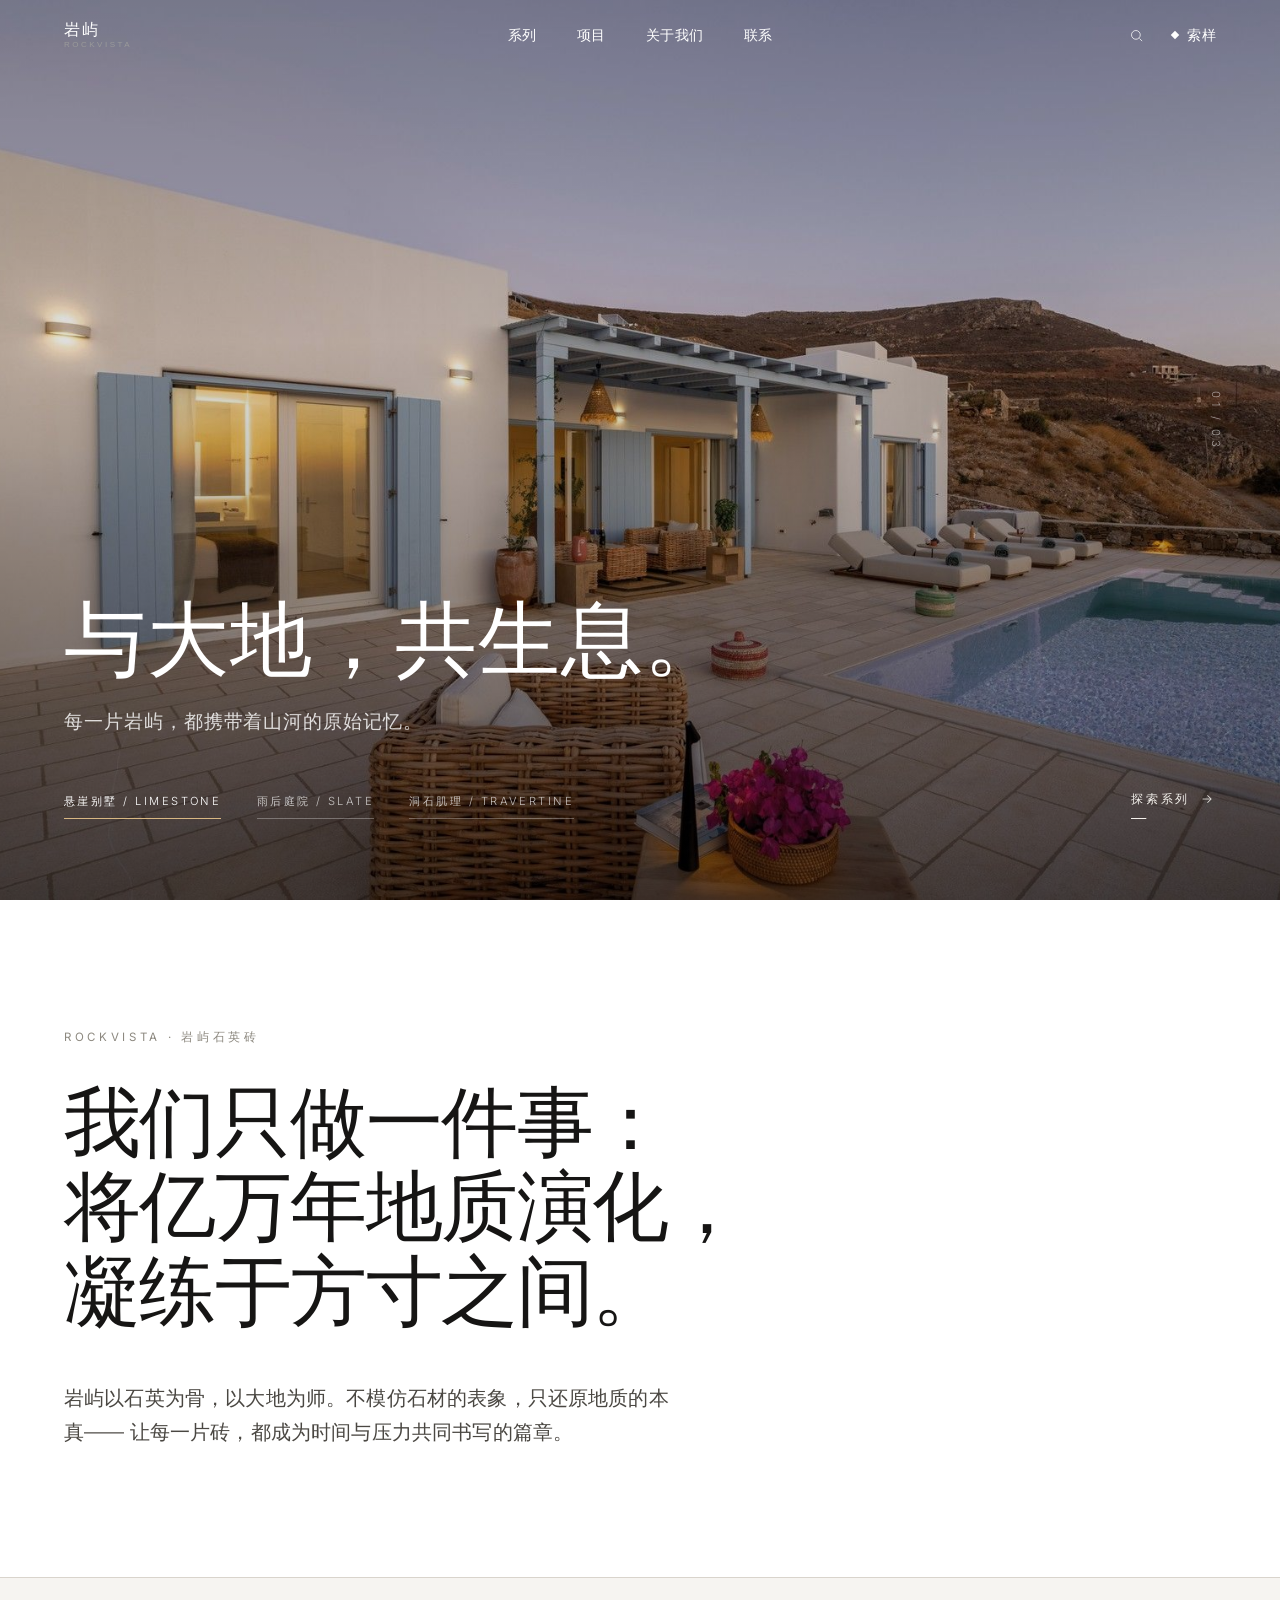
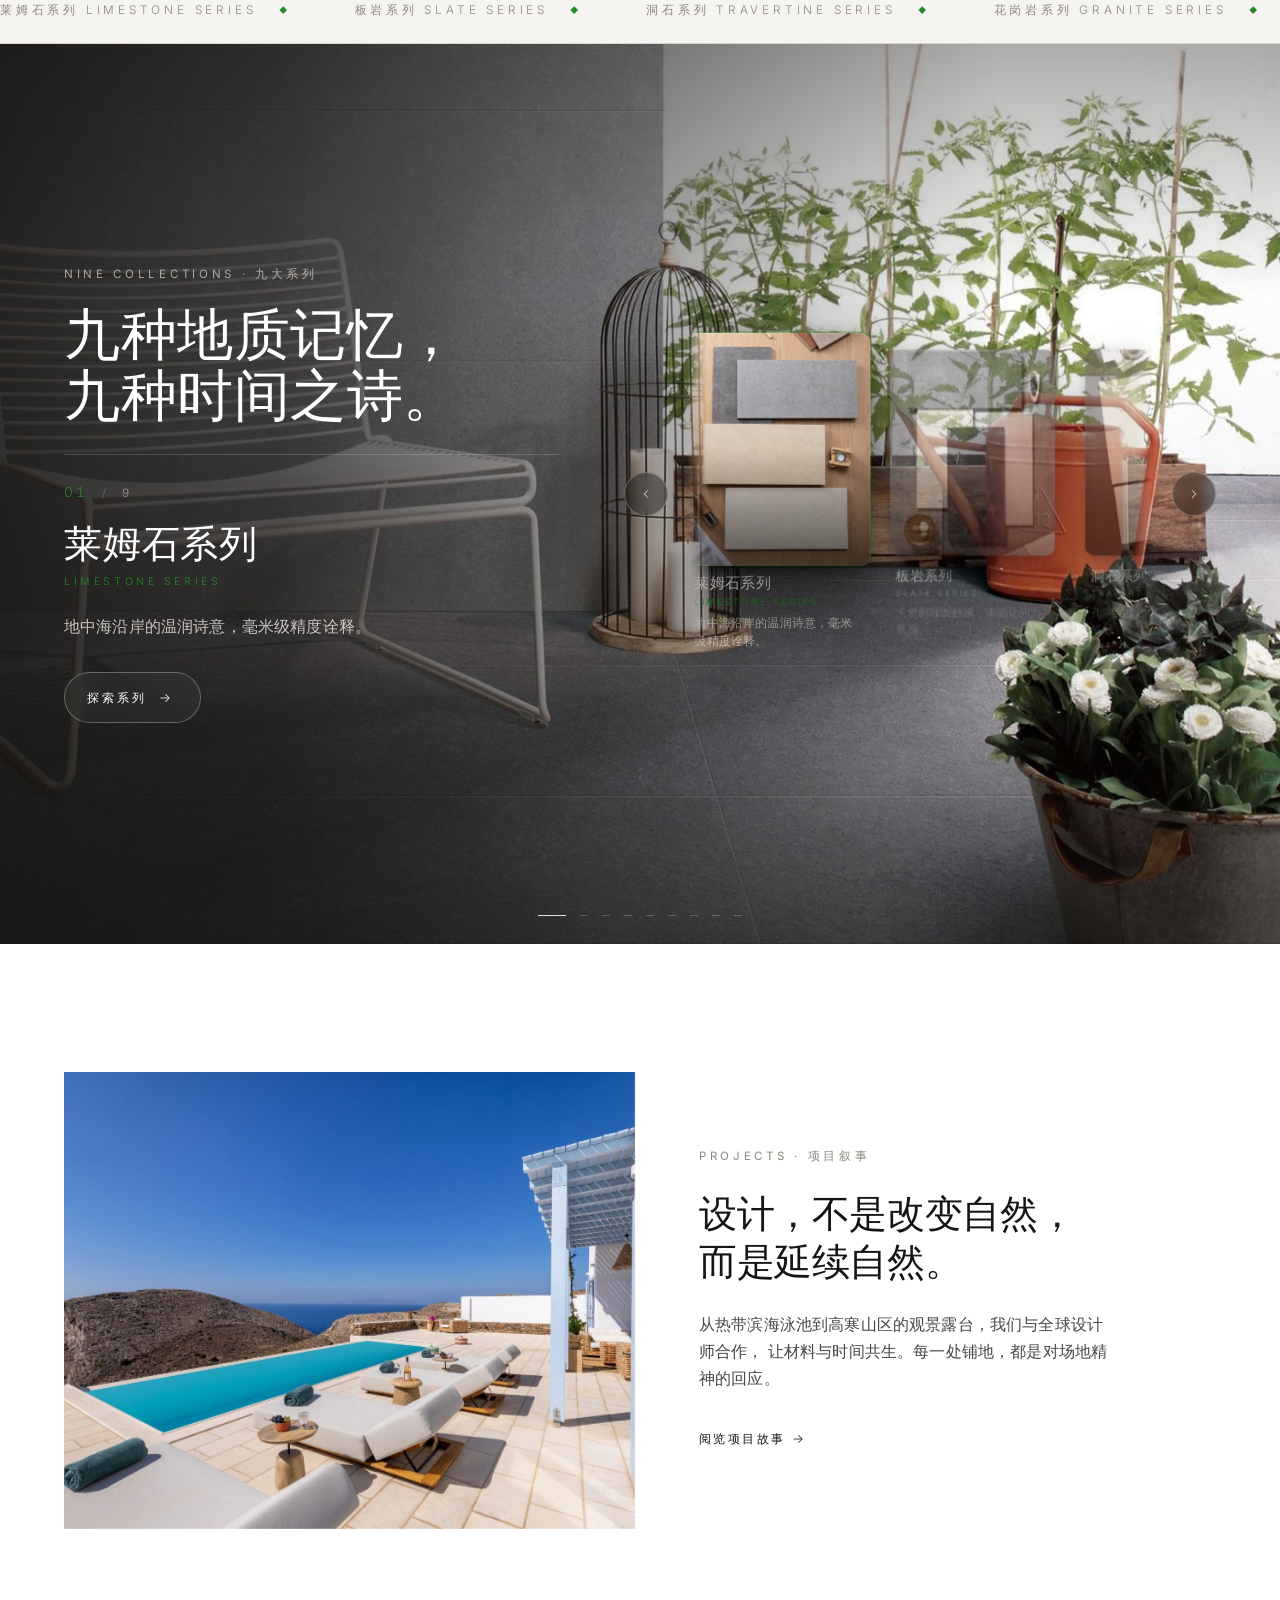
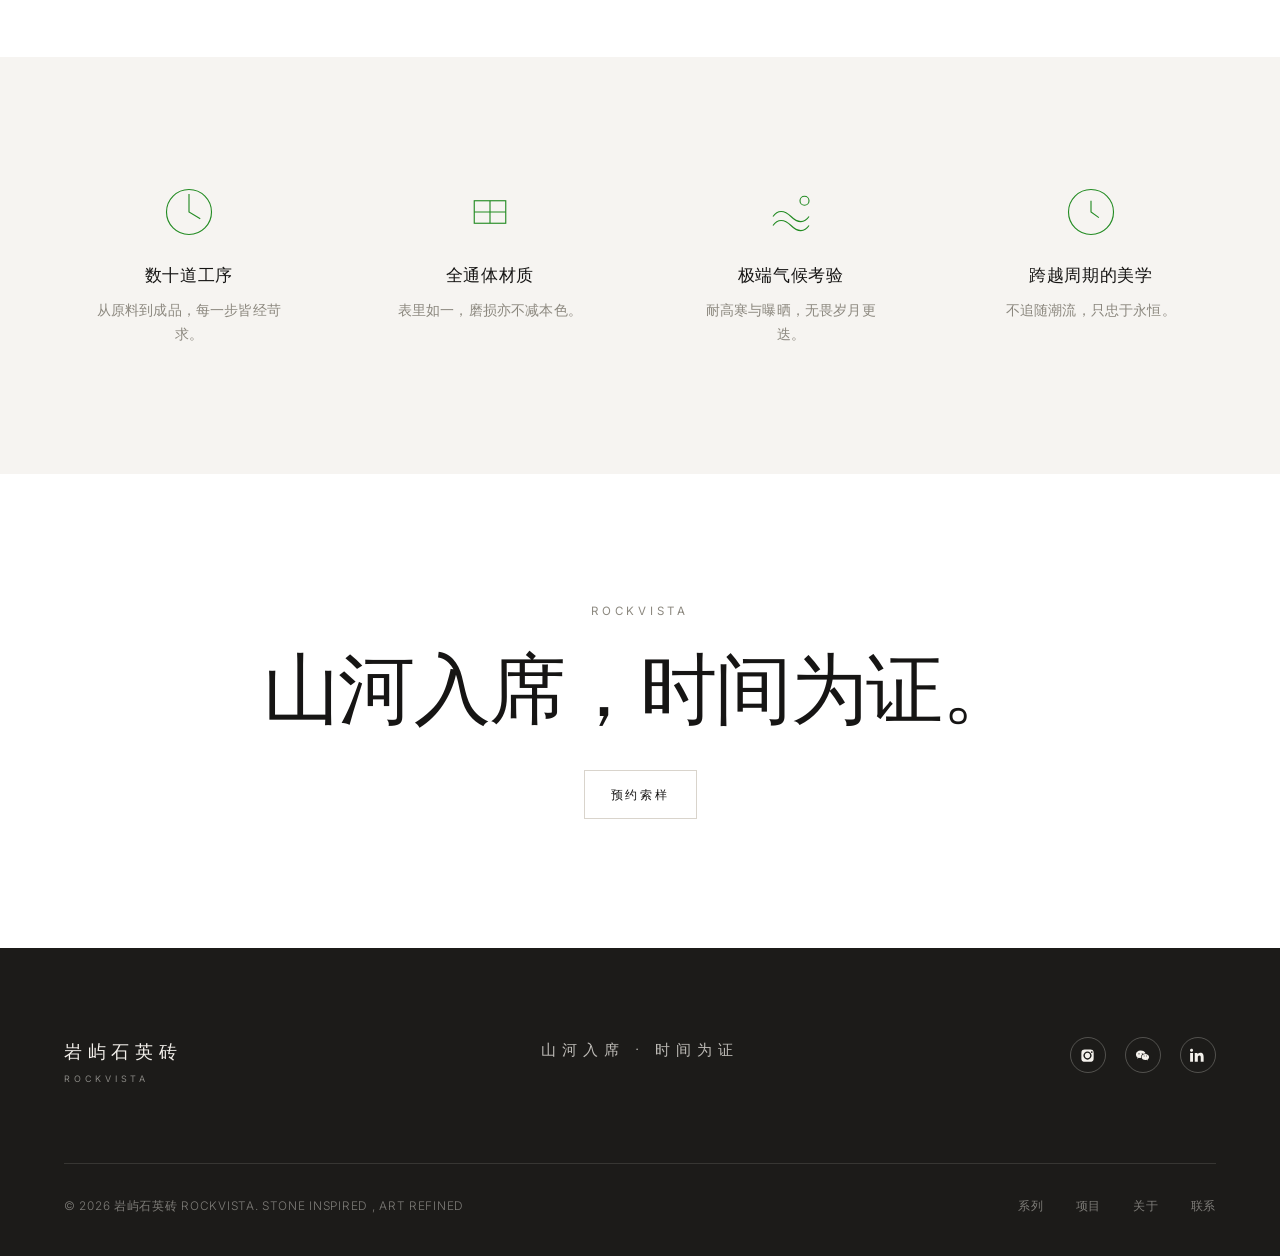
<file: index.html>
﻿<!DOCTYPE html>
<html lang="zh-CN">
<head>
  <meta charset="UTF-8" />
  <meta name="viewport" content="width=device-width, initial-scale=1.0, viewport-fit=cover" />
  <title>岩屿石英砖 ROCKISLE · 与大地，共生息</title>
  <meta name="description" content="岩屿石英砖 ROCKISLE —— 高端户外石英砖。将亿万年地质演化，凝练于方寸之间。莱姆石、板岩、洞石等九大系列。" />
  <link rel="preconnect" href="https://fonts.googleapis.com" />
  <link rel="preconnect" href="https://fonts.gstatic.com" crossorigin />
  <link href="https://fonts.googleapis.com/css2?family=Cormorant+Garamond:wght@300;400&family=Inter:wght@200;300;400&display=swap" rel="stylesheet" />
  <link rel="stylesheet" href="css/style.css" />
</head>
<body>

  <!-- ============ NAV ============ -->
  <nav class="nav is-transparent" id="nav">
    <a href="index.html" class="nav__logo">岩屿<small>ROCKVISTA</small></a>
    <ul class="nav__menu">
      <li class="nav__item has-submenu">
        <a href="series.html" class="nav__link">系列</a>
        <div class="nav__submenu">
          <a href="limes.html" class="nav__sublink">莱姆石系列Limestone Series</a>
          <a href="slate.html" class="nav__sublink">板岩系列 Slate Series</a>
          <a href="travertine.html" class="nav__sublink">洞石系列 Travertine Series</a>
          <a href="granite.html" class="nav__sublink">花岗岩系列 Granite Series</a>
          <a href="terrazzo.html" class="nav__sublink">水磨石系列 Terrazzo Series</a>
          <a href="marble.html" class="nav__sublink">理石系列 Marble Series</a>
          <a href="woodgrain.html" class="nav__sublink">木纹系列 Wood Grain Series</a>
          <a href="waterscape.html" class="nav__sublink">水景系列 Water Landscape Series</a>
          <a href="accessory.html" class="nav__sublink">配套辅材系列 Accessory Products</a>
        </div>
      </li>
      <li class="nav__item"><a href="projects.html" class="nav__link">项目</a></li>
      <li class="nav__item"><a href="about.html" class="nav__link">关于我们</a></li>
      <li class="nav__item"><a href="contact.html" class="nav__link">联系</a></li>
    </ul>
    <div class="nav__actions">
      <a href="#" class="nav__search" aria-label="搜索">
        <svg viewBox="0 0 24 24"><circle cx="11" cy="11" r="7"/><path d="M21 21l-4.3-4.3"/></svg>
      </a>
      <a href="contact.html#sample" class="nav__sample"><span class="nav__sample-dot"></span>索样</a>
      <button class="nav__burger" aria-label="菜单"><span></span><span></span><span></span></button>
    </div>
  </nav>

  <!-- ============ MOBILE MENU ============ -->
  <div class="mobile-menu">
    <button class="mobile-menu__close" aria-label="关闭">×</button>
    <nav class="mobile-menu__nav">
      <a href="series.html" class="mobile-menu__item">系列</a>
      <div class="mobile-menu__sub">
        <a href="limes.html" class="mobile-menu__sublink">莱姆石系列Limestone Series</a>
        <a href="slate.html" class="mobile-menu__sublink">板岩系列 Slate Series</a>
        <a href="travertine.html" class="mobile-menu__sublink">洞石系列 Travertine Series</a>
        <a href="granite.html" class="mobile-menu__sublink">花岗岩系列 Granite Series</a>
        <a href="terrazzo.html" class="mobile-menu__sublink">水磨石系列 Terrazzo Series</a>
        <a href="marble.html" class="mobile-menu__sublink">理石系列 Marble Series</a>
        <a href="woodgrain.html" class="mobile-menu__sublink">木纹系列 Wood Grain Series</a>
        <a href="waterscape.html" class="mobile-menu__sublink">水景系列 Water Landscape Series</a>
        <a href="accessory.html" class="mobile-menu__sublink">配套辅材系列 Accessory Products</a>
      </div>
      <a href="projects.html" class="mobile-menu__item">项目</a>
      <a href="about.html" class="mobile-menu__item">关于我们</a>
      <a href="contact.html" class="mobile-menu__item">联系</a>
      <a href="contact.html#sample" class="mobile-menu__item mobile-menu__sample"><span class="mobile-menu__sample-dot"></span>索样</a>
    </nav>
  </div>

  <!-- ============ HERO CAROUSEL ============ -->
  <header class="hero">
    <div class="hero__slide is-active"
      data-bg="Architectural photograph of a modern cliffside villa at golden hour, exterior walls and ground floor paved with beige limestone textured quartz tiles, warm natural light, minimalist luxury, large glass windows, distant ocean, Mediterranean serenity, high resolution architectural magazine style"
      data-bg-size="landscape_16_9" 
      data-bg-local="images-index/hero-01-cliffside-villa.jpg"></div>
    <div class="hero__slide"
      data-bg="Rain-soaked courtyard at dusk with dark grey slate textured quartz tiles reflecting sky light, minimalist architecture, wet stone surface, moody diffused atmosphere, water droplets, quiet and contemplative, fine art architectural photography"
      data-bg-size="landscape_16_9" 
      data-bg-local="images-index/hero-02-slate-courtyard.jpg"></div>
    <div class="hero__slide"
      data-bg="Extreme macro close-up of travertine stone surface with natural holes and pores, warm earth tones, dramatic raking side light revealing texture depth, geological detail, fine art photography, beige and amber"
      data-bg-size="landscape_16_9"></div>

    <div class="hero__index">01 / 03</div>

    <div class="hero__inner">
      <!-- Slide 1 caption -->
      <div class="hero__caption" data-slide="0">
        <h1 class="hero__title">与大地，共生息。</h1>
        <p class="hero__sub">每一片岩屿，都携带着山河的原始记忆。</p>
      </div>
    </div>

    <div class="hero__pagination">
      <span class="hero__pag-item is-active">悬崖别墅 / LIMESTONE</span>
      <span class="hero__pag-item">雨后庭院 / SLATE</span>
      <span class="hero__pag-item">洞石肌理 / TRAVERTINE</span>
    </div>

    <div class="hero__cta">
      <a href="series.html" class="btn-line btn-line--invert">探索系列 <span class="arrow">→</span></a>
    </div>
  </header>

  <!-- ============ INTRO STATEMENT ============ -->
  <section class="section">
    <div class="container">
      <p class="eyebrow reveal">ROCKVISTA · 岩屿石英砖</p>
      <div style="height:2rem"></div>
      <h2 class="display reveal reveal-delay-1">
        我们只做一件事：<br />
        将亿万年地质演化，<br />
        凝练于方寸之间。
      </h2>
      <div style="height:3rem"></div>
      <p class="lead reveal reveal-delay-2">
        岩屿以石英为骨，以大地为师。不模仿石材的表象，只还原地质的本真——
        让每一片砖，都成为时间与压力共同书写的篇章。
      </p>
    </div>
  </section>

  <!-- ============ MARQUEE ============ -->
  <div class="marquee">
    <div class="marquee__track">
      <span class="marquee__item">莱姆石系列 Limestone Series</span>
      <span class="marquee__item">板岩系列 Slate Series</span>
      <span class="marquee__item">洞石系列 Travertine Series</span>
      <span class="marquee__item">花岗岩系列 Granite Series</span>
      <span class="marquee__item">水磨石系列 Terrazzo Series</span>
      <span class="marquee__item">理石系列 Marble Series</span>
      <span class="marquee__item">木纹系列 Wood Grain Series</span>
      <span class="marquee__item">水景系列 Water Landscape Series</span>
      <span class="marquee__item">配套辅材系列 Accessory Products</span>
    </div>
  </div>

  <!-- ============ SERIES CAROUSEL ============ -->
  <section class="section series-carousel" id="seriesCarousel">
    <!-- Full-screen immersive background layers (one per series, cross-fade + zoom morph) -->
    <div class="series-bg" id="seriesBg" aria-hidden="true">
      <div class="series-bg__layer" data-index="0"
        data-bg="Mediterranean limestone courtyard paved with warm beige quartz tiles, soft afternoon sunlight casting olive tree shadows, arched colonnade, travertine planters, serene and timeless, architectural photography"
        data-bg-size="landscape_16_9" 
        data-bg-local="images-index/series-bg-01-limes.jpg"></div>
      <div class="series-bg__layer" data-index="1"
        data-bg="Dark slate exterior wall of a modern minimalist building, natural cleft surface texture, overcast moody sky, powerful raw architecture, monochrome grey tones, fine art architectural photography"
        data-bg-size="landscape_16_9" 
        data-bg-local="images-index/series-bg-02-slate.jpg"></div>
      <div class="series-bg__layer" data-index="2"
        data-bg="Travertine wall surface with natural holes and voids, warm light and shadow play through architectural openings, beige and amber tones, texture detail, fine art photography"
        data-bg-size="landscape_16_9" 
        data-bg-local="images-index/series-bg-03-travertine.jpg"></div>
      <div class="series-bg__layer" data-index="3"
        data-bg="Large granite stone tiles exterior facade, speckled mineral texture, crystalline flecks catching sunlight, contemporary minimalist architecture, monochrome grey, fine art photography"
        data-bg-size="landscape_16_9" 
        data-bg-local="images-index/series-bg-04-granite.jpg"></div>
      <div class="series-bg__layer" data-index="4"
        data-bg="Terrazzo floor with marble chips and brass aggregates, warm off-white base, smooth polished surface, mid-century modern interior, natural daylight, fine art photography"
        data-bg-size="landscape_16_9" 
        data-bg-local="images-index/series-bg-05-terrazzo.jpg"></div>
      <div class="series-bg__layer" data-index="5"
        data-bg="Book-matched marble feature wall with dramatic golden veins, polished surface, luxurious contemporary interior, warm ambient lighting, fine art photography"
        data-bg-size="landscape_16_9" 
        data-bg-local="images-index/series-bg-06-marble.jpg"></div>
      <div class="series-bg__layer" data-index="6"
        data-bg="Quartz tiles with natural wood grain texture, warm oak tones, linear plank layout, cozy contemporary porch, soft natural light, fine art photography"
        data-bg-size="landscape_16_9" 
        data-bg-local="images-index/series-bg-07-wood.jpg"></div>
      <div class="series-bg__layer" data-index="7"
        data-bg="Reflecting pool tiled with large format quartz tiles, rippling water surface, tropical garden surrounds, minimalist landscape architecture, twilight ambience, fine art photography"
        data-bg-size="landscape_16_9" 
        data-bg-local="images-index/series-bg-08-water.jpg"></div>
      <div class="series-bg__layer" data-index="8"
        data-bg="Outdoor quartz tile installation with matching edge trims, stair nosings, pool copings, coordinated finishing pieces, modern patio, architectural photography"
        data-bg-size="landscape_16_9" 
        data-bg-local="images-index/series-bg-09-accessory.jpg"></div>
    </div>

    <!-- Left-side gradient overlay for text readability -->
    <div class="series-overlay" aria-hidden="true"></div>

    <!-- Left content panel -->
    <div class="series-carousel__left">
      <p class="eyebrow reveal">NINE COLLECTIONS · 九大系列</p>
      <div style="height:1.2rem"></div>
      <h2 class="section-title section-title--lg reveal reveal-delay-1">
        九种地质记忆，<br />九种时间之诗。
      </h2>
      <div style="height:1.8rem"></div>
      <div class="series-active-info" id="seriesActiveInfo">
        <p class="series-active-info__index"><span id="seriesActiveIndex">01</span> <span class="series-active-info__divider">/</span> <span class="series-active-info__total">9</span></p>
        <h3 class="series-active-info__name" id="seriesActiveName">莱姆石系列</h3>
        <p class="series-active-info__sub" id="seriesActiveSub">Limestone Series</p>
        <p class="series-active-info__desc" id="seriesActiveDesc">地中海沿岸的温润诗意，毫米级精度诠释。</p>
        <a class="series-active-info__btn" id="seriesActiveBtn" href="limes.html">
          <span>探索系列</span>
          <span class="series-active-info__arrow">→</span>
        </a>
      </div>
    </div>

    <!-- Right thumbnail strip -->
    <div class="series-carousel__right">
      <button class="series-arrow series-arrow--prev" id="seriesPrev" aria-label="上一个系列">
        <svg viewBox="0 0 24 24" width="14" height="14" fill="none" stroke="currentColor" stroke-width="1.4" stroke-linecap="round" stroke-linejoin="round"><polyline points="15 18 9 12 15 6"/></svg>
      </button>
      <div class="series-track" id="seriesTrack">
        <a href="limes.html" class="series-card is-active" data-index="0" data-name="莱姆石系列" data-sub="Limestone Series " data-desc="地中海沿岸的温润诗意，毫米级精度诠释。">
          <div class="series-card__media"
            data-bg="Mediterranean limestone courtyard paved with warm beige quartz tiles, soft afternoon sunlight casting olive tree shadows, arched colonnade, travertine planters, serene and timeless, architectural photography"
            data-bg-size="portrait"
            data-bg-local="images/1.莱姆石/照片素材/IMGL2859.JPG"></div>
          <div class="series-card__body">
            <h3 class="series-card__name">莱姆石系列<small>LIMESTONE SERIES</small></h3>
            <p class="series-card__desc">地中海沿岸的温润诗意，毫米级精度诠释。</p>
          </div>
        </a>

        <a href="slate.html" class="series-card" data-index="1" data-name="板岩系列" data-sub="Slate Series" data-desc="天然解理面触感，未驯化的力量感。">
          <div class="series-card__media"
            data-bg="Dark slate exterior wall of a modern minimalist building, natural cleft surface texture, overcast moody sky, powerful raw architecture, monochrome grey tones, fine art architectural photography"
            data-bg-size="portrait"
            data-bg-local="images/2.板岩/照片素材/IMGL4025调.JPG"></div>
          <div class="series-card__body">
            <h3 class="series-card__name">板岩系列<small>SLATE SERIES</small></h3>
            <p class="series-card__desc">天然解理面触感，未驯化的力量感。</p>
          </div>
        </a>

        <a href="travertine.html" class="series-card" data-index="2" data-name="洞石系列" data-sub="Travertine Series" data-desc="孔洞与纹理，是自然最动人的笔触。">
          <div class="series-card__media"
            data-bg="Travertine wall surface with natural holes and voids, warm light and shadow play through architectural openings, beige and amber tones, texture detail, fine art photography"
            data-bg-size="portrait"
            data-bg-local="images/3.洞石/照片素材/IMGL0289.JPG"></div>
          <div class="series-card__body">
            <h3 class="series-card__name">洞石系列<small>TRAVERTINE SERIES</small></h3>
            <p class="series-card__desc">孔洞与纹理，是自然最动人的笔触。</p>
          </div>
        </a>

        <a href="granite.html" class="series-card" data-index="3" data-name="花岗岩系列" data-sub="Granite Series" data-desc="结晶矿脉之刚，在光影中闪烁永恒。">
          <div class="series-card__media"
            data-bg="Large granite stone tiles exterior facade, speckled mineral texture, crystalline flecks catching sunlight, contemporary minimalist architecture, monochrome grey, fine art photography"
            data-bg-size="portrait"
            data-bg-local="images/4.花岗岩/照片素材/IMGL3443.JPG"></div>
          <div class="series-card__body">
            <h3 class="series-card__name">花岗岩系列<small>GRANITE SERIES</small></h3>
            <p class="series-card__desc">结晶矿脉之刚，在光影中闪烁永恒。</p>
          </div>
        </a>

        <a href="terrazzo.html" class="series-card" data-index="4" data-name="水磨石系列" data-sub="Terrazzo Series" data-desc="晶石研磨的诗意，岁月打磨的温润。">
          <div class="series-card__media"
            data-bg="Terrazzo floor with marble chips and brass aggregates, warm off-white base, smooth polished surface, mid-century modern interior, natural daylight, fine art photography"
            data-bg-size="portrait"
            data-bg-local="images/5.水磨石/照片素材/IMGL4067.JPG"></div>
          <div class="series-card__body">
            <h3 class="series-card__name">水磨石系列<small>TERRAZZO SERIES</small></h3>
            <p class="series-card__desc">晶石研磨的诗意，岁月打磨的温润。</p>
          </div>
        </a>

        <a href="marble.html" class="series-card" data-index="5" data-name="理石系列" data-sub="Marble Series" data-desc="流动的石纹，是时间在墙面作画。">
          <div class="series-card__media"
            data-bg="Book-matched marble feature wall with dramatic golden veins, polished surface, luxurious contemporary interior, warm ambient lighting, fine art photography"
            data-bg-size="portrait"
            data-bg-local="images/6.理石/照片素材/IMGL9949.JPG"></div>
          <div class="series-card__body">
            <h3 class="series-card__name">理石系列<small>MARBLE SERIES</small></h3>
            <p class="series-card__desc">流动的石纹，是时间在墙面作画。</p>
          </div>
        </a>

        <a href="woodgrain.html" class="series-card" data-index="6" data-name="木纹系列" data-sub="Wood Grain Series" data-desc="石的耐久，木的温润，在此完美相遇。">
          <div class="series-card__media"
            data-bg="Quartz tiles with natural wood grain texture, warm oak tones, linear plank layout, cozy contemporary porch, soft natural light, fine art photography"
            data-bg-size="portrait"
            data-bg-local="images/7.木纹/照片素材/IMGL8919.JPG"></div>
          <div class="series-card__body">
            <h3 class="series-card__name">木纹系列<small>WOOD GRAIN SERIES</small></h3>
            <p class="series-card__desc">石的耐久，木的温润，在此完美相遇。</p>
          </div>
        </a>

        <a href="waterscape.html" class="series-card" data-index="7" data-name="水景系列" data-sub="Water Landscape" data-desc="与水共处，石面倒映天光云影。">
          <div class="series-card__media"
            data-bg="Reflecting pool tiled with large format quartz tiles, rippling water surface, tropical garden surrounds, minimalist landscape architecture, twilight ambience, fine art photography"
            data-bg-size="portrait"
            data-bg-local="images/8.水景/照片素材/IMGL5484.JPG"></div>
          <div class="series-card__body">
            <h3 class="series-card__name">水景系列<small>WATER LANDSCAPE SERIES</small></h3>
            <p class="series-card__desc">与水共处，石面倒映天光云影。</p>
          </div>
        </a>

        <a href="accessory.html" class="series-card" data-index="8" data-name="配套辅材系列" data-sub="Accessory Products" data-desc="收边、转角、台阶，细节成就完整。">
          <div class="series-card__media"
            data-bg="Outdoor quartz tile installation with matching edge trims, stair nosings, pool copings, coordinated finishing pieces, modern patio, architectural photography"
            data-bg-size="portrait"
            data-bg-local="images/9.配套/照片素材/拉齐奥配套-2.jpg"></div>
          <div class="series-card__body">
            <h3 class="series-card__name">配套辅材系列<small>ACCESSORY PRODUCTS</small></h3>
            <p class="series-card__desc">收边、转角、台阶，细节成就完整。</p>
          </div>
        </a>
      </div>
      <button class="series-arrow series-arrow--next" id="seriesNext" aria-label="下一个系列">
        <svg viewBox="0 0 24 24" width="14" height="14" fill="none" stroke="currentColor" stroke-width="1.4" stroke-linecap="round" stroke-linejoin="round"><polyline points="9 18 15 12 9 6"/></svg>
      </button>
    </div>

    <div class="series-dots" id="seriesDots"></div>
  </section>

  <!-- ============ PROJECT NARRATIVE ============ -->
  <section class="section">
    <div class="container">
      <div class="split">
        <div class="split__media reveal"
          data-bg="Infinity poolside deck paved with light beige travertine quartz tiles at a luxury tropical resort, turquoise water reflection, clear sky, sun loungers, minimalist elegance, architectural photography"
          data-bg-size="landscape_4_3" 
          data-bg-local="images-index/project-poolside.JPG"></div>
        <div class="split__body">
          <p class="eyebrow reveal">PROJECTS · 项目叙事</p>
          <div style="height:1.4rem"></div>
          <h2 class="split__title reveal reveal-delay-1">
            设计，不是改变自然，<br />而是延续自然。
          </h2>
          <p class="split__text reveal reveal-delay-2">
            从热带滨海泳池到高寒山区的观景露台，我们与全球设计师合作，
            让材料与时间共生。每一处铺地，都是对场地精神的回应。
          </p>
          <a href="projects.html" class="text-link reveal reveal-delay-3">阅览项目故事 →</a>
        </div>
      </div>
    </div>
  </section>

  <!-- ============ COMMITMENT ============ -->
  <section class="section bg-soft">
    <div class="container">
      <div class="promise">
        <div class="reveal">
          <div class="promise__icon">
            <svg viewBox="0 0 48 48"><circle cx="24" cy="24" r="20"/><path d="M24 8v16l10 6"/></svg>
          </div>
          <h3 class="promise__title">数十道工序</h3>
          <p class="promise__text">从原料到成品，每一步皆经苛求。</p>
        </div>
        <div class="reveal reveal-delay-1">
          <div class="promise__icon">
            <svg viewBox="0 0 48 48"><rect x="10" y="14" width="28" height="20"/><path d="M10 24h28M24 14v20"/></svg>
          </div>
          <h3 class="promise__title">全通体材质</h3>
          <p class="promise__text">表里如一，磨损亦不减本色。</p>
        </div>
        <div class="reveal reveal-delay-2">
          <div class="promise__icon">
            <svg viewBox="0 0 48 48"><path d="M8 28c4-6 10-6 16 0s12 6 16 0"/><path d="M8 36c4-6 10-6 16 0s12 6 16 0"/><circle cx="36" cy="14" r="4"/></svg>
          </div>
          <h3 class="promise__title">极端气候考验</h3>
          <p class="promise__text">耐高寒与曝晒，无畏岁月更迭。</p>
        </div>
        <div class="reveal reveal-delay-3">
          <div class="promise__icon">
            <svg viewBox="0 0 48 48"><circle cx="24" cy="24" r="20"/><path d="M24 14v10l7 5"/></svg>
          </div>
          <h3 class="promise__title">跨越周期的美学</h3>
          <p class="promise__text">不追随潮流，只忠于永恒。</p>
        </div>
      </div>
    </div>
  </section>

  <!-- ============ CLOSING ============ -->
  <section class="section">
    <div class="container" style="text-align:center">
      <p class="eyebrow reveal">ROCKVISTA</p>
      <div style="height:1.6rem"></div>
      <h2 class="display reveal reveal-delay-1">山河入席，时间为证。</h2>
      <div style="height:2.4rem"></div>
      <a href="contact.html#sample" class="btn-ghost reveal reveal-delay-2">预约索样</a>
    </div>
  </section>

  <!-- ============ FOOTER ============ -->
  <footer class="footer">
    <div class="footer__top">
      <div class="footer__brand">岩屿石英砖<small>ROCKVISTA</small></div>
      <div class="footer__motto">山河入席 · 时间为证</div>
      <div class="footer__social">
        <a href="#" aria-label="Instagram"><svg viewBox="0 0 24 24"><path d="M12 2.2c3.2 0 3.6 0 4.9.1 1.2.1 1.8.3 2.2.4.6.2 1 .5 1.4.9.4.4.7.8.9 1.4.1.4.3 1 .4 2.2.1 1.3.1 1.7.1 4.9s0 3.6-.1 4.9c-.1 1.2-.3 1.8-.4 2.2-.2.6-.5 1-.9 1.4-.4.4-.8.7-1.4.9-.4.1-1 .3-2.2.4-1.3.1-1.7.1-4.9.1s-3.6 0-4.9-.1c-1.2-.1-1.8-.3-2.2-.4-.6-.2-1-.5-1.4-.9-.4-.4-.7-.8-.9-1.4-.1-.4-.3-1-.4-2.2C2.2 15.6 2.2 15.2 2.2 12s0-3.6.1-4.9c.1-1.2.3-1.8.4-2.2.2-.6.5-1 .9-1.4.4-.4.8-.7 1.4-.9.4-.1 1-.3 2.2-.4C8.4 2.2 8.8 2.2 12 2.2zm0 3.2c-3.4 0-6.6 3.2-6.6 6.6s3.2 6.6 6.6 6.6 6.6-3.2 6.6-6.6-3.2-6.6-6.6-6.6zm0 10.9c-2.4 0-4.3-1.9-4.3-4.3s1.9-4.3 4.3-4.3 4.3 1.9 4.3 4.3-1.9 4.3-4.3 4.3zm6.8-11.2c-.8 0-1.4.6-1.4 1.4s.6 1.4 1.4 1.4 1.4-.6 1.4-1.4-.6-1.4-1.4-1.4z"/></svg></a>
        <a href="#" aria-label="WeChat"><svg viewBox="0 0 24 24"><path d="M9 4C4.8 4 1.5 6.8 1.5 10.2c0 1.9 1 3.6 2.7 4.8L3.4 17l2.7-1.4c.9.3 1.9.4 2.9.4h.6c-.1-.4-.2-.9-.2-1.3 0-3.2 3.1-5.8 6.9-5.8h.6C16.2 6 12.9 4 9 4zm-2.6 4.3c.6 0 1 .5 1 1s-.5 1-1 1-1-.5-1-1 .4-1 1-1zm5.2 0c.6 0 1 .5 1 1s-.5 1-1 1-1-.5-1-1 .4-1 1-1z"/><path d="M22.5 14.3c0-2.7-2.7-4.9-6-4.9s-6 2.2-6 4.9 2.7 4.9 6 4.9c.7 0 1.4-.1 2.1-.3l2.1 1.1-.6-1.7c1.4-.9 2.4-2.3 2.4-4zm-7.9-.7c-.4 0-.8-.3-.8-.8s.3-.8.8-.8.8.3.8.8-.4.8-.8.8zm3.8 0c-.4 0-.8-.3-.8-.8s.3-.8.8-.8.8.3.8.8-.4.8-.8.8z"/></svg></a>
        <a href="#" aria-label="LinkedIn"><svg viewBox="0 0 24 24"><path d="M4.98 3.5C4.98 4.88 3.87 6 2.5 6S0 4.88 0 3.5 1.12 1 2.5 1s2.48 1.12 2.48 2.5zM.2 8h4.6v14H.2V8zm7.4 0h4.4v1.9h.1c.6-1.1 2.1-2.3 4.3-2.3 4.6 0 5.4 3 5.4 7v7.4h-4.6v-6.6c0-1.6 0-3.6-2.2-3.6s-2.5 1.7-2.5 3.5V22H7.6V8z"/></svg></a>
      </div>
    </div>
    <div class="footer__bottom">
      <span>© <span data-year>2026</span> 岩屿石英砖 ROCKVISTA. STONE INSPIRED , ART REFINED</span>
      <div class="footer__nav">
        <a href="series.html">系列</a>
        <a href="projects.html">项目</a>
        <a href="about.html">关于</a>
        <a href="contact.html">联系</a>
      </div>
    </div>
  </footer>

  <script src="js/main.js"></script>
</body>
</html>
</file>
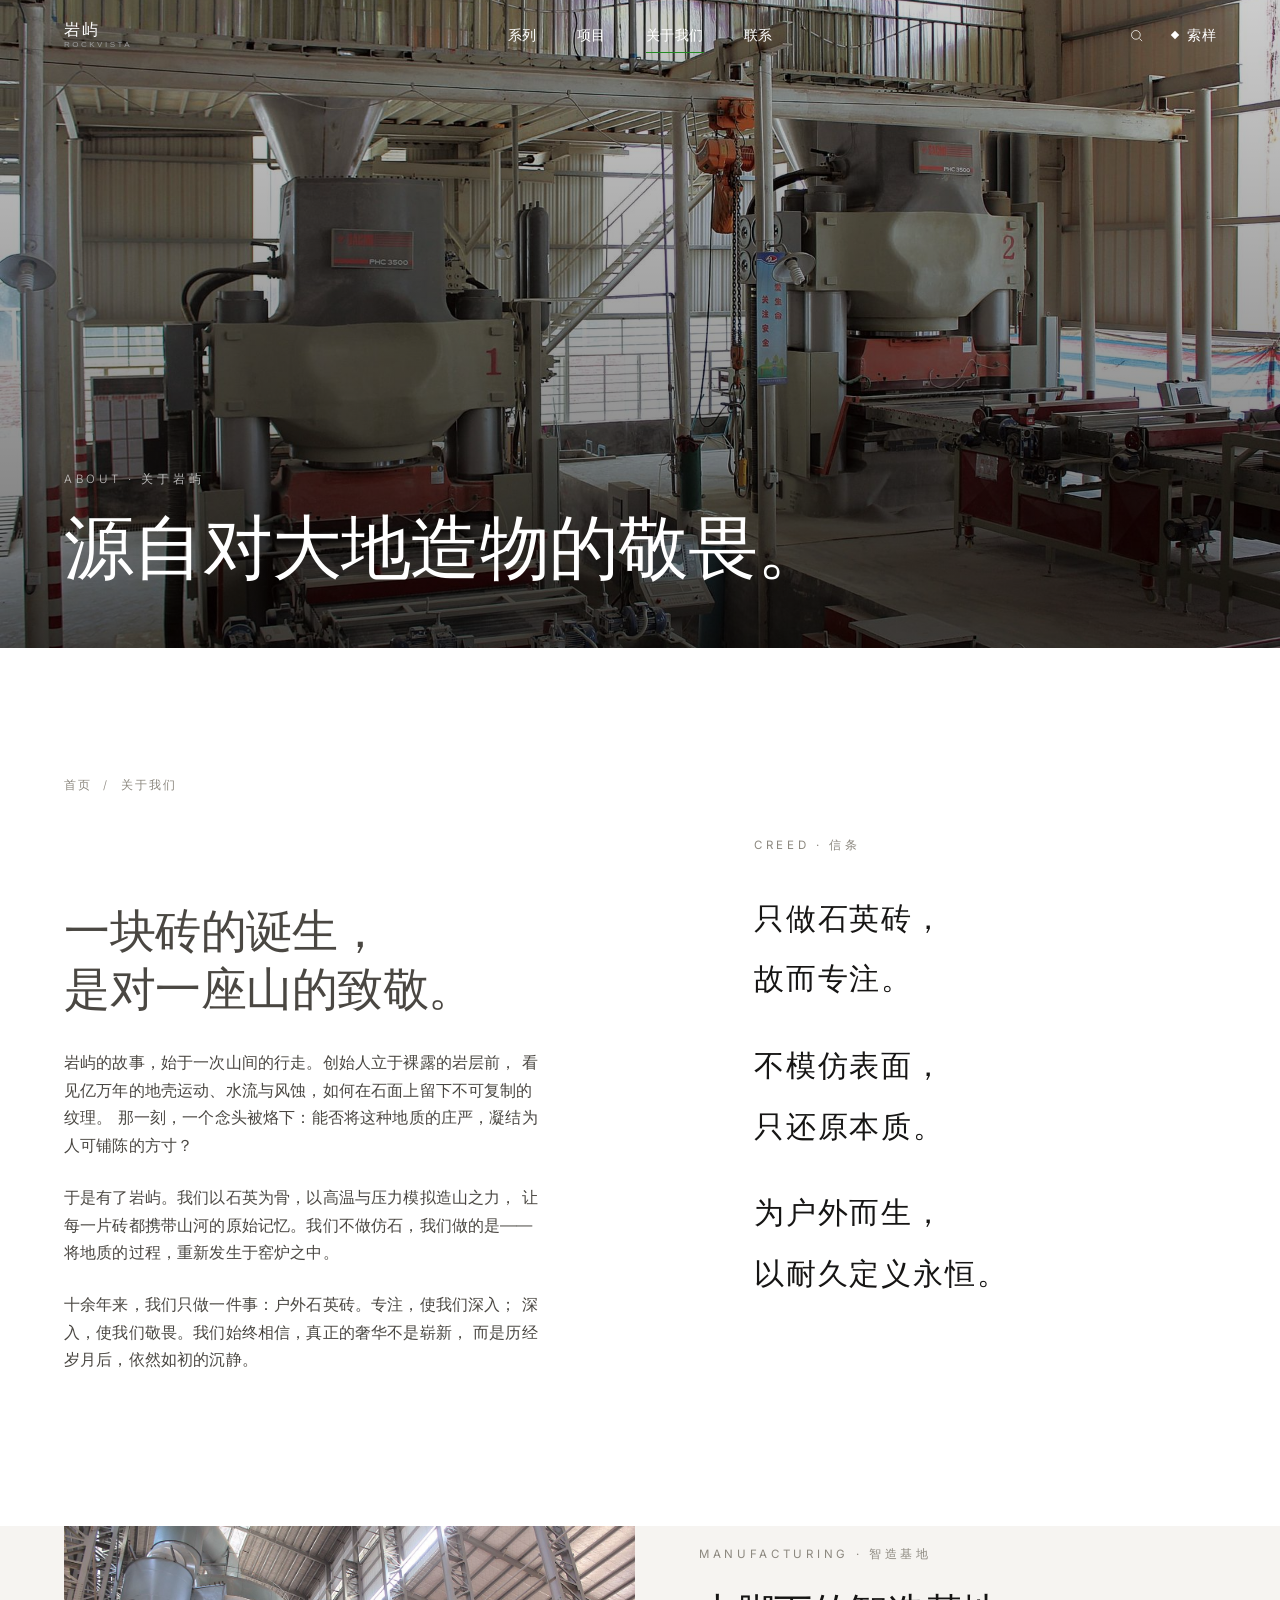
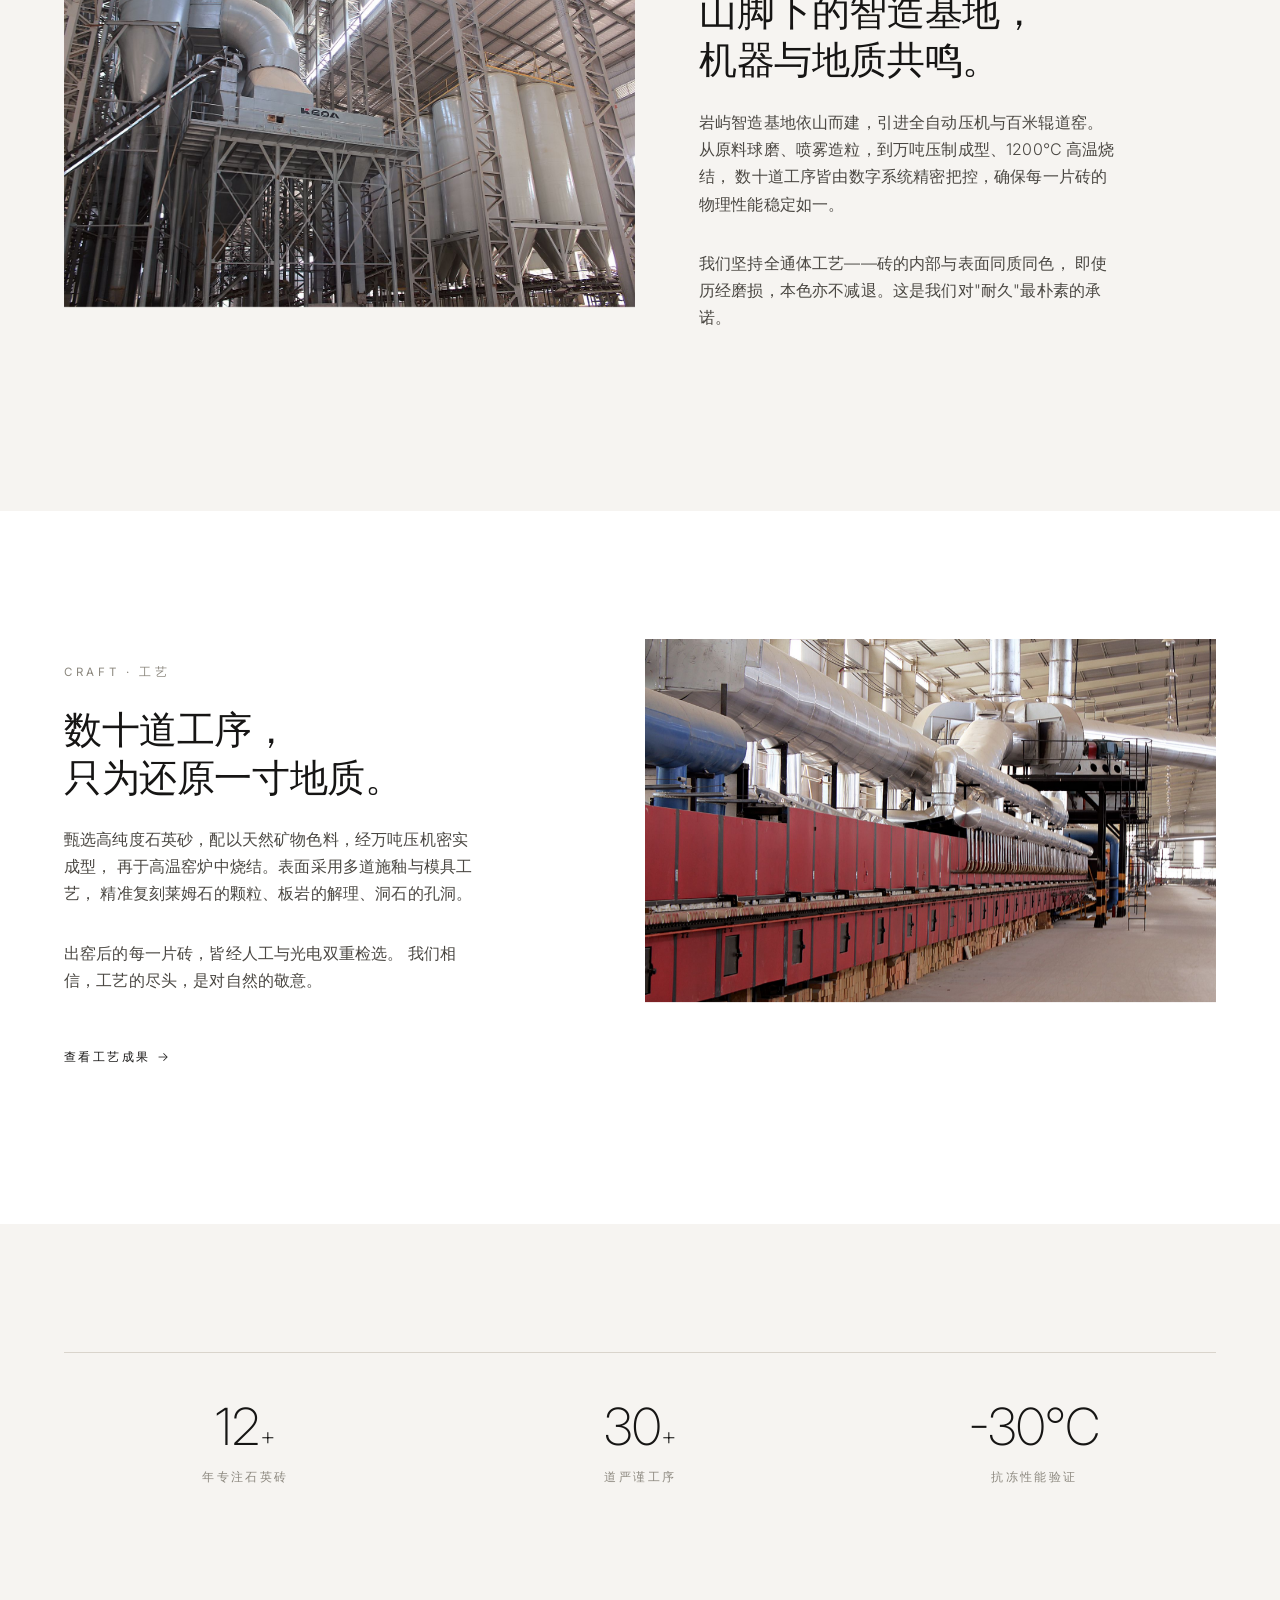
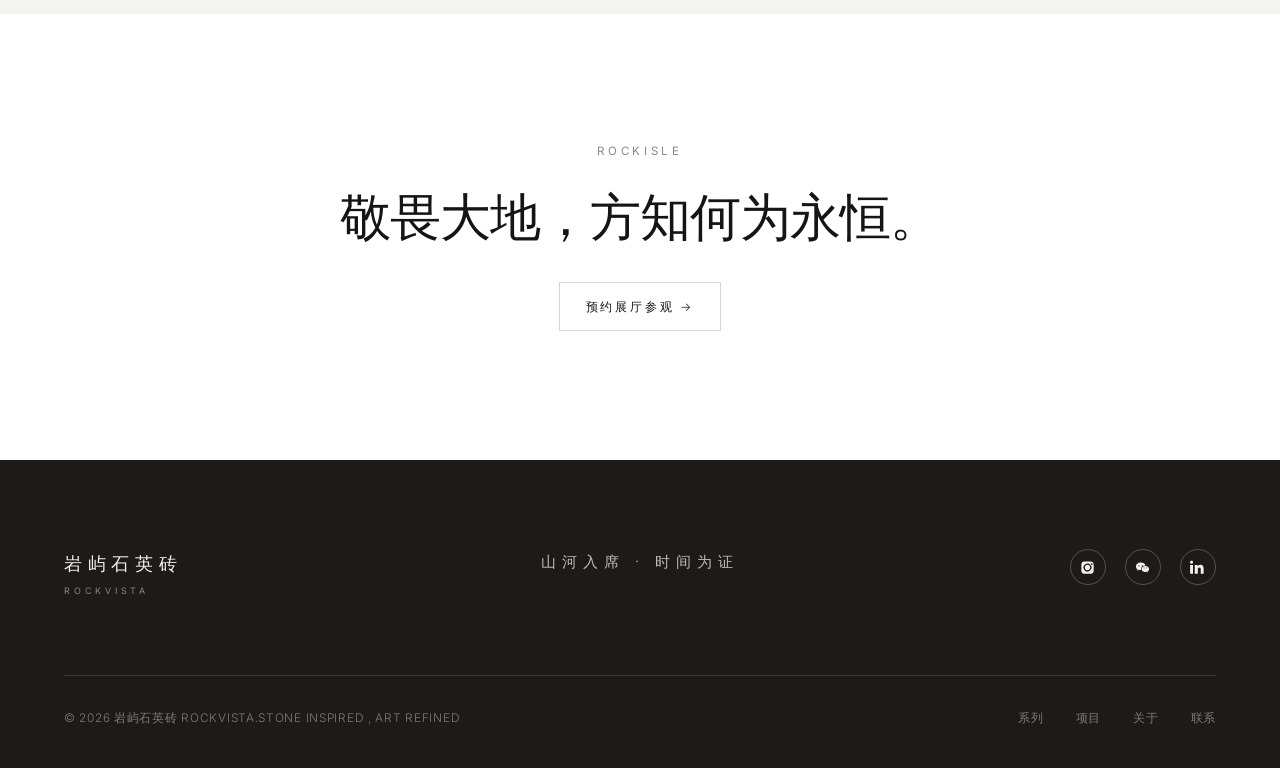
<file: about.html>
<!DOCTYPE html>
<html lang="zh-CN">
<head>
  <meta charset="UTF-8" />
  <meta name="viewport" content="width=device-width, initial-scale=1.0" />
  <title>关于我们 · 岩屿石英砖 ROCKISLE</title>
  <meta name="description" content="岩屿石英砖，源自对大地造物的敬畏。只做石英砖，故而专注；不模仿表面，只还原本质；为户外而生，以耐久定义永恒。" />
  <link rel="preconnect" href="https://fonts.googleapis.com" />
  <link rel="preconnect" href="https://fonts.gstatic.com" crossorigin />
  <link href="https://fonts.googleapis.com/css2?family=Cormorant+Garamond:wght@300;400&family=Inter:wght@200;300;400&display=swap" rel="stylesheet" />
  <link rel="stylesheet" href="css/style.css" />
</head>
<body>

  <nav class="nav is-transparent" id="nav">
    <a href="index.html" class="nav__logo">岩屿<small>ROCKVISTA</small></a>
    <ul class="nav__menu">
      <li class="nav__item has-submenu">
        <a href="series.html" class="nav__link">系列</a>
        <div class="nav__submenu">
          <a href="limes.html" class="nav__sublink">莱姆石系列Limestone Series</a>
          <a href="slate.html" class="nav__sublink">板岩系列 Slate Series</a>
          <a href="travertine.html" class="nav__sublink">洞石系列 Travertine Series</a>
          <a href="granite.html" class="nav__sublink">花岗岩系列 Granite Series</a>
          <a href="terrazzo.html" class="nav__sublink">水磨石系列 Terrazzo Series</a>
          <a href="marble.html" class="nav__sublink">理石系列 Marble Series</a>
          <a href="woodgrain.html" class="nav__sublink">木纹系列 Wood Grain Series</a>
          <a href="waterscape.html" class="nav__sublink">水景系列 Water Landscape Series</a>
          <a href="accessory.html" class="nav__sublink">配套辅材系列 Accessory Products</a>
        </div>
      </li>
      <li class="nav__item"><a href="projects.html" class="nav__link">项目</a></li>
      <li class="nav__item"><a href="about.html" class="nav__link">关于我们</a></li>
      <li class="nav__item"><a href="contact.html" class="nav__link">联系</a></li>
    </ul>
    <div class="nav__actions">
      <a href="#" class="nav__search" aria-label="搜索">
        <svg viewBox="0 0 24 24"><circle cx="11" cy="11" r="7"/><path d="M21 21l-4.3-4.3"/></svg>
      </a>
      <a href="contact.html#sample" class="nav__sample"><span class="nav__sample-dot"></span>索样</a>
      <button class="nav__burger" aria-label="菜单"><span></span><span></span><span></span></button>
    </div>
  </nav>

  <div class="mobile-menu">
    <button class="mobile-menu__close" aria-label="关闭">×</button>
    <nav class="mobile-menu__nav">
      <a href="series.html" class="mobile-menu__item">系列</a>
      <div class="mobile-menu__sub">
        <a href="limes.html" class="mobile-menu__sublink">莱姆石系列Limestone Series</a>
        <a href="slate.html" class="mobile-menu__sublink">板岩系列 Slate Series</a>
        <a href="travertine.html" class="mobile-menu__sublink">洞石系列 Travertine Series</a>
        <a href="granite.html" class="mobile-menu__sublink">花岗岩系列 Granite Series</a>
        <a href="terrazzo.html" class="mobile-menu__sublink">水磨石系列 Terrazzo Series</a>
        <a href="marble.html" class="mobile-menu__sublink">理石系列 Marble Series</a>
        <a href="woodgrain.html" class="mobile-menu__sublink">木纹系列 Wood Grain Series</a>
        <a href="waterscape.html" class="mobile-menu__sublink">水景系列 Water Landscape Series</a>
        <a href="accessory.html" class="mobile-menu__sublink">配套辅材系列 Accessory Products</a>
      </div>
      <a href="projects.html" class="mobile-menu__item">项目</a>
      <a href="about.html" class="mobile-menu__item">关于我们</a>
      <a href="contact.html" class="mobile-menu__item">联系</a>
      <a href="contact.html#sample" class="mobile-menu__item mobile-menu__sample"><span class="mobile-menu__sample-dot"></span>索样</a>
    </nav>
  </div>

  <!-- ============ PAGE HERO ============ -->
  <header class="page-hero"
    data-bg="Exposed ancient limestone strata in a mountainous landscape at dawn, weathered geological formations, soft warm light revealing sedimentary layers, monumental and serene, fine art landscape photography, earth tones"
    data-bg-size="landscape_16_9"
    data-bg-local="images/公司/场景3.jpg">
    <div class="page-hero__inner">
      <p class="page-hero__eyebrow">ABOUT · 关于岩屿</p>
      <h1 class="page-hero__title">源自对大地造物的敬畏。</h1>
    </div>
  </header>

  <!-- ============ STORY + CREED ============ -->
  <section class="section">
    <div class="container">
      <div class="breadcrumb reveal"><a href="index.html">首页</a><span>/</span><span>关于我们</span></div>
      <div style="display:grid; grid-template-columns: 1.3fr 1fr; gap:clamp(3rem,7vw,6rem); align-items:start">

        <div class="about-story">
          <p class="eyebrow reveal">OUR STORY · 品牌故事</p>
          <div style="height:1.4rem"></div>
          <h2 class="section-title reveal reveal-delay-1" style="margin-bottom:2rem">
            一块砖的诞生，<br />是对一座山的致敬。
          </h2>
          <p class="reveal reveal-delay-1">
            岩屿的故事，始于一次山间的行走。创始人立于裸露的岩层前，
            看见亿万年的地壳运动、水流与风蚀，如何在石面上留下不可复制的纹理。
            那一刻，一个念头被烙下：能否将这种地质的庄严，凝结为人可铺陈的方寸？
          </p>
          <p class="reveal reveal-delay-2">
            于是有了岩屿。我们以石英为骨，以高温与压力模拟造山之力，
            让每一片砖都携带山河的原始记忆。我们不做仿石，我们做的是——
            将地质的过程，重新发生于窑炉之中。
          </p>
          <p class="reveal reveal-delay-3">
            十余年来，我们只做一件事：户外石英砖。专注，使我们深入；
            深入，使我们敬畏。我们始终相信，真正的奢华不是崭新，
            而是历经岁月后，依然如初的沉静。
          </p>
        </div>

        <div class="reveal reveal-delay-1">
          <p class="eyebrow" style="margin-bottom:2rem">CREED · 信条</p>
          <div class="about-creed">
            <span>只做石英砖，<br />故而专注。</span>
            <div style="height:1.6rem"></div>
            <span>不模仿表面，<br />只还原本质。</span>
            <div style="height:1.6rem"></div>
            <span>为户外而生，<br />以耐久定义永恒。</span>
          </div>
        </div>

      </div>
    </div>
  </section>

  <!-- ============ MANUFACTURING BAND ============ -->
  <section class="section bg-soft" style="padding-top:0">
    <div class="container">
      <div class="split">
        <div class="split__media reveal">
          <img src="images/公司/场景2.jpg" alt="智造基地"  loading="lazy" />
        </div>
        <div class="split__body">
          <p class="eyebrow reveal">MANUFACTURING · 智造基地</p>
          <div style="height:1.4rem"></div>
          <h2 class="split__title reveal reveal-delay-1">
            山脚下的智造基地，<br />机器与地质共鸣。
          </h2>
          <p class="split__text reveal reveal-delay-2">
            岩屿智造基地依山而建，引进全自动压机与百米辊道窑。
            从原料球磨、喷雾造粒，到万吨压制成型、1200℃ 高温烧结，
            数十道工序皆由数字系统精密把控，确保每一片砖的物理性能稳定如一。
          </p>
          <p class="split__text reveal reveal-delay-3">
            我们坚持全通体工艺——砖的内部与表面同质同色，
            即使历经磨损，本色亦不减退。这是我们对"耐久"最朴素的承诺。
          </p>
        </div>
      </div>
    </div>
  </section>

  <!-- ============ CRAFT DETAIL ============ -->
  <section class="section">
    <div class="container">
      <div class="split split--reverse">
        <div class="split__body">
          <p class="eyebrow reveal">CRAFT · 工艺</p>
          <div style="height:1.4rem"></div>
          <h2 class="split__title reveal reveal-delay-1">
            数十道工序，<br />只为还原一寸地质。
          </h2>
          <p class="split__text reveal reveal-delay-2">
            甄选高纯度石英砂，配以天然矿物色料，经万吨压机密实成型，
            再于高温窑炉中烧结。表面采用多道施釉与模具工艺，
            精准复刻莱姆石的颗粒、板岩的解理、洞石的孔洞。
          </p>
          <p class="split__text reveal reveal-delay-3">
            出窑后的每一片砖，皆经人工与光电双重检选。
            我们相信，工艺的尽头，是对自然的敬意。
          </p>
          <div style="height:1rem"></div>
          <a href="series.html" class="text-link reveal">查看工艺成果 →</a>
        </div>
        <div class="split__media reveal">
          <img src="images/公司/场景1.jpg" alt="工艺成果"  loading="lazy" />
        </div>
      </div>
    </div>
  </section>

  <!-- ============ STATS ============ -->
  <section class="section bg-soft">
    <div class="container">
      <div class="stats">
        <div class="reveal">
          <div class="stat__num">12<span style="font-size:0.5em">+</span></div>
          <p class="stat__label">年专注石英砖</p>
        </div>
        <div class="reveal reveal-delay-1">
          <div class="stat__num">30<span style="font-size:0.5em">+</span></div>
          <p class="stat__label">道严谨工序</p>
        </div>
        <div class="reveal reveal-delay-2">
          <div class="stat__num">-30℃</div>
          <p class="stat__label">抗冻性能验证</p>
        </div>
      </div>
    </div>
  </section>

  <!-- ============ CTA ============ -->
  <section class="section">
    <div class="container" style="text-align:center">
      <p class="eyebrow reveal">ROCKISLE</p>
      <div style="height:1.6rem"></div>
      <h2 class="display reveal reveal-delay-1" style="font-size:clamp(2rem,4vw,3.2rem); text-align:center">敬畏大地，方知何为永恒。</h2>
      <div style="height:2.4rem"></div>
      <a href="contact.html#sample" class="btn-ghost reveal reveal-delay-2">预约展厅参观 →</a>
    </div>
  </section>

  <!-- ============ FOOTER ============ -->
  <footer class="footer">
    <div class="footer__top">
      <div class="footer__brand">岩屿石英砖<small>ROCKVISTA</small></div>
      <div class="footer__motto">山河入席 · 时间为证</div>
      <div class="footer__social">
        <a href="#" aria-label="Instagram"><svg viewBox="0 0 24 24"><path d="M12 2.2c3.2 0 3.6 0 4.9.1 1.2.1 1.8.3 2.2.4.6.2 1 .5 1.4.9.4.4.7.8.9 1.4.1.4.3 1 .4 2.2.1 1.3.1 1.7.1 4.9s0 3.6-.1 4.9c-.1 1.2-.3 1.8-.4 2.2-.2.6-.5 1-.9 1.4-.4.4-.8.7-1.4.9-.4.1-1 .3-2.2.4-1.3.1-1.7.1-4.9.1s-3.6 0-4.9-.1c-1.2-.1-1.8-.3-2.2-.4-.6-.2-1-.5-1.4-.9-.4-.4-.7-.8-.9-1.4-.1-.4-.3-1-.4-2.2C2.2 15.6 2.2 15.2 2.2 12s0-3.6.1-4.9c.1-1.2.3-1.8.4-2.2.2-.6.5-1 .9-1.4.4-.4.8-.7 1.4-.9.4-.1 1-.3 2.2-.4C8.4 2.2 8.8 2.2 12 2.2zm0 3.2c-3.4 0-6.6 3.2-6.6 6.6s3.2 6.6 6.6 6.6 6.6-3.2 6.6-6.6-3.2-6.6-6.6-6.6zm0 10.9c-2.4 0-4.3-1.9-4.3-4.3s1.9-4.3 4.3-4.3 4.3 1.9 4.3 4.3-1.9 4.3-4.3 4.3zm6.8-11.2c-.8 0-1.4.6-1.4 1.4s.6 1.4 1.4 1.4 1.4-.6 1.4-1.4-.6-1.4-1.4-1.4z"/></svg></a>
        <a href="#" aria-label="WeChat"><svg viewBox="0 0 24 24"><path d="M9 4C4.8 4 1.5 6.8 1.5 10.2c0 1.9 1 3.6 2.7 4.8L3.4 17l2.7-1.4c.9.3 1.9.4 2.9.4h.6c-.1-.4-.2-.9-.2-1.3 0-3.2 3.1-5.8 6.9-5.8h.6C16.2 6 12.9 4 9 4zm-2.6 4.3c.6 0 1 .5 1 1s-.5 1-1 1-1-.5-1-1 .4-1 1-1zm5.2 0c.6 0 1 .5 1 1s-.5 1-1 1-1-.5-1-1 .4-1 1-1z"/><path d="M22.5 14.3c0-2.7-2.7-4.9-6-4.9s-6 2.2-6 4.9 2.7 4.9 6 4.9c.7 0 1.4-.1 2.1-.3l2.1 1.1-.6-1.7c1.4-.9 2.4-2.3 2.4-4zm-7.9-.7c-.4 0-.8-.3-.8-.8s.3-.8.8-.8.8.3.8.8-.4.8-.8.8zm3.8 0c-.4 0-.8-.3-.8-.8s.3-.8.8-.8.8.3.8.8-.4.8-.8.8z"/></svg></a>
        <a href="#" aria-label="LinkedIn"><svg viewBox="0 0 24 24"><path d="M4.98 3.5C4.98 4.88 3.87 6 2.5 6S0 4.88 0 3.5 1.12 1 2.5 1s2.48 1.12 2.48 2.5zM.2 8h4.6v14H.2V8zm7.4 0h4.4v1.9h.1c.6-1.1 2.1-2.3 4.3-2.3 4.6 0 5.4 3 5.4 7v7.4h-4.6v-6.6c0-1.6 0-3.6-2.2-3.6s-2.5 1.7-2.5 3.5V22H7.6V8z"/></svg></a>
      </div>
    </div>
    <div class="footer__bottom">
      <span>© <span data-year>2026</span> 岩屿石英砖 ROCKVISTA.STONE INSPIRED , ART REFINED </span>
      <div class="footer__nav">
        <a href="series.html">系列</a>
        <a href="projects.html">项目</a>
        <a href="about.html">关于</a>
        <a href="contact.html">联系</a>
      </div>
    </div>
  </footer>

  <script src="js/main.js"></script>
</body>
</html>
</file>
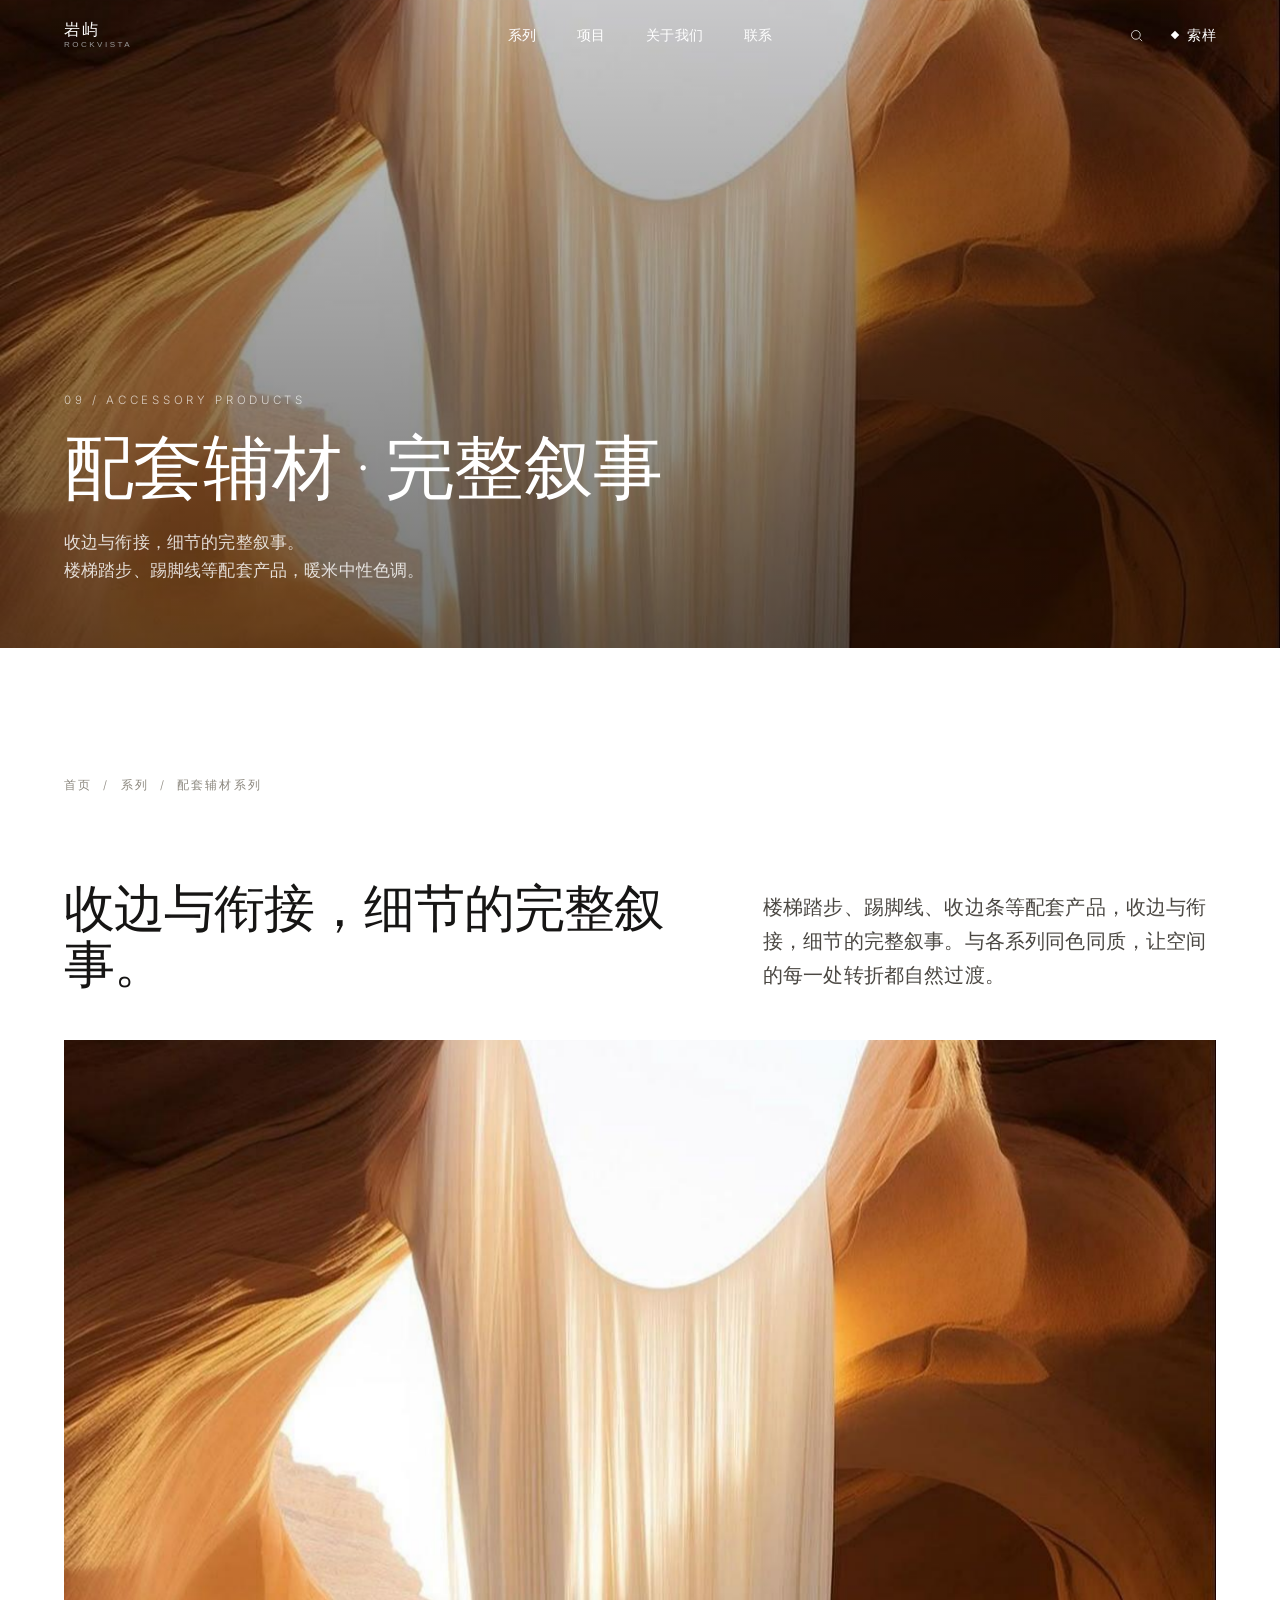
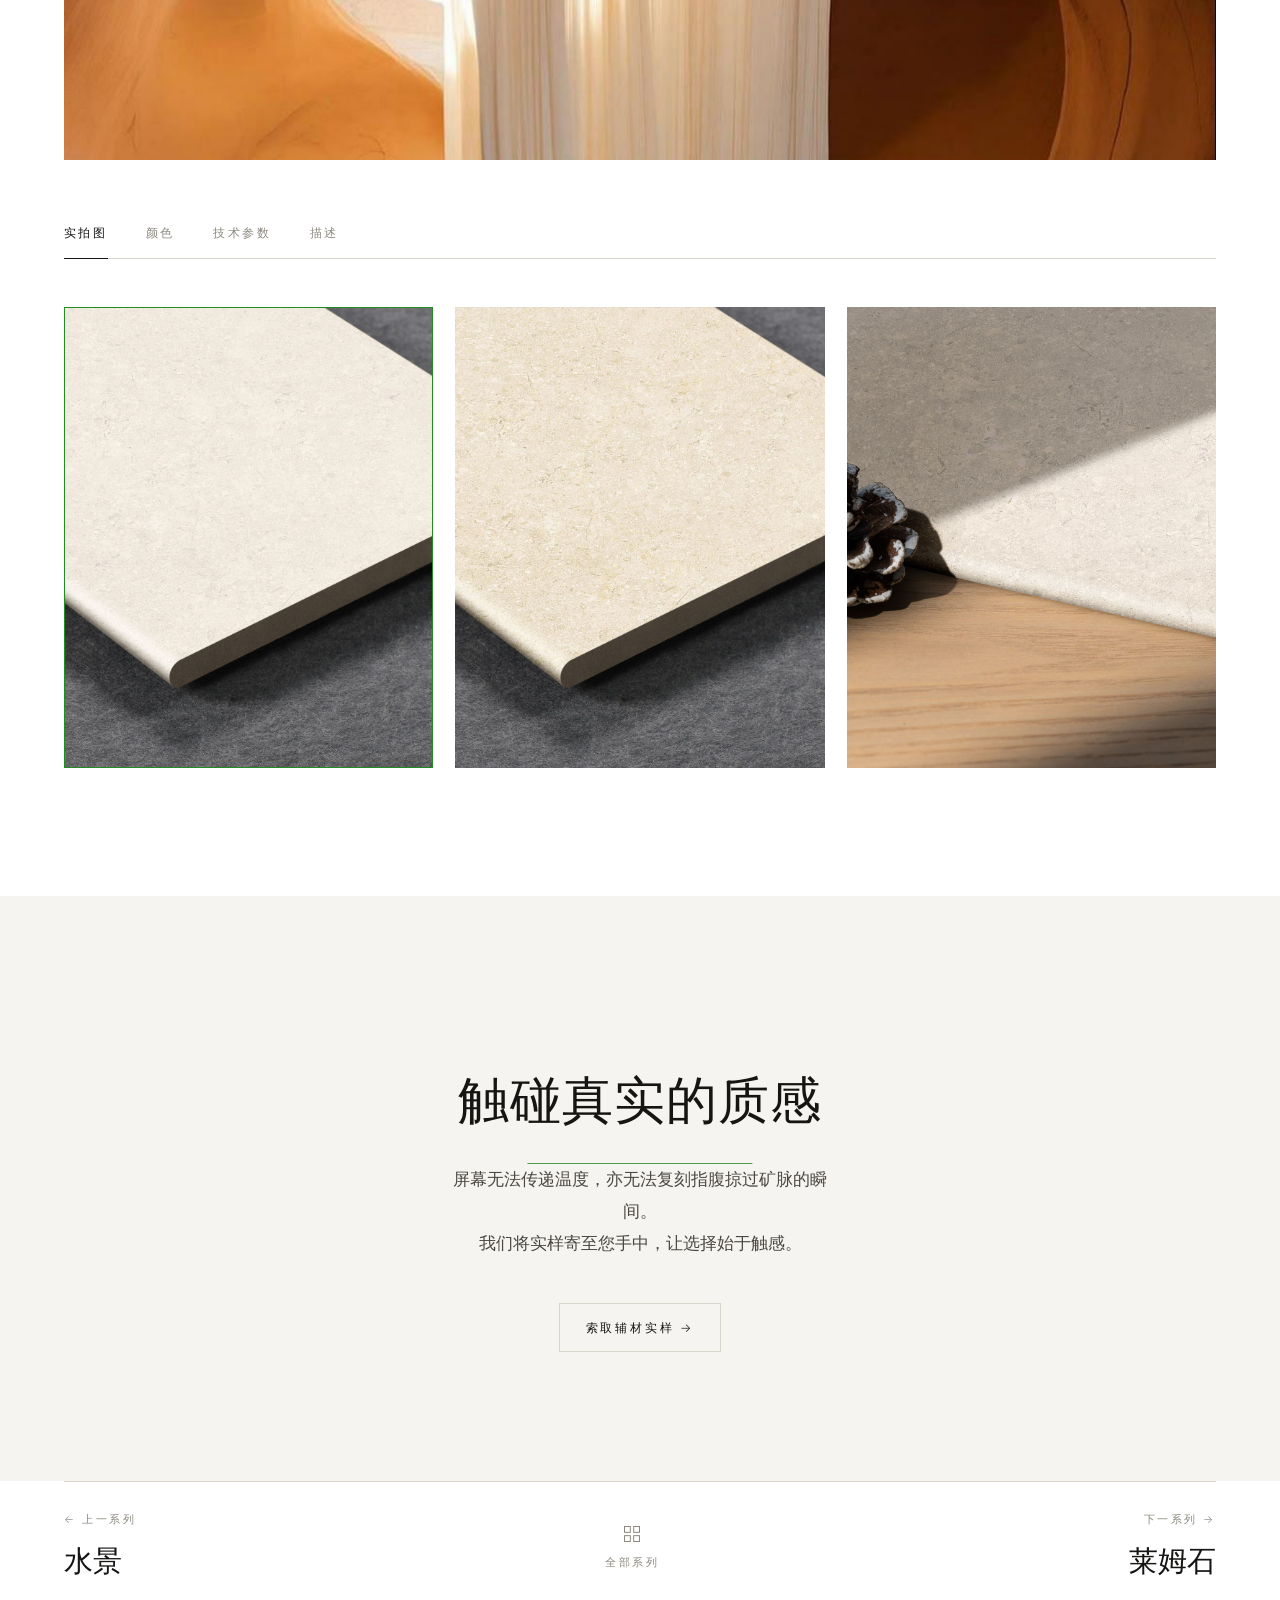
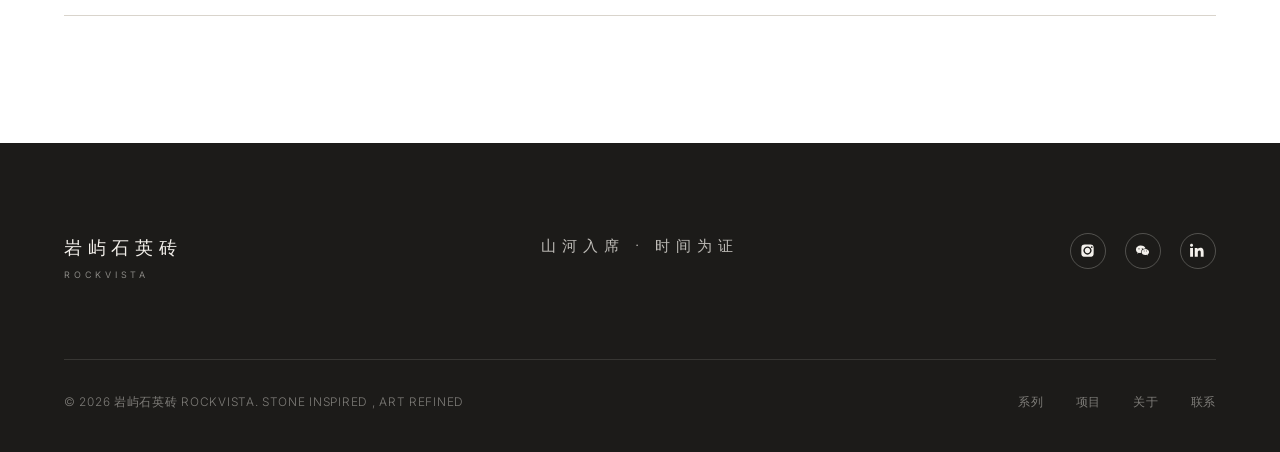
<file: accessory.html>
<!DOCTYPE html>
<html lang="zh-CN">
<head>
  <meta charset="UTF-8" />
  <meta name="viewport" content="width=device-width, initial-scale=1.0" />
  <title>配套辅材系列 Accessory · 岩屿石英砖 ROCKISLE</title>
  <meta name="description" content="配套辅材系列 Accessory — 收边与衔接，细节的完整叙事，楼梯踏步、踢脚线等配套产品，暖米中性色调。" />
  <link rel="preconnect" href="https://fonts.googleapis.com" />
  <link rel="preconnect" href="https://fonts.gstatic.com" crossorigin />
  <link href="https://fonts.googleapis.com/css2?family=Cormorant+Garamond:wght@300;400&family=Inter:wght@200;300;400&display=swap" rel="stylesheet" />
  <link rel="stylesheet" href="css/style.css" />
</head>
<body>

  <nav class="nav is-transparent" id="nav">
    <a href="index.html" class="nav__logo">岩屿<small>ROCKVISTA</small></a>
    <ul class="nav__menu">
      <li class="nav__item has-submenu">
        <a href="series.html" class="nav__link">系列</a>
        <div class="nav__submenu">
          <a href="limes.html" class="nav__sublink">莱姆石系列Limestone Series</a>
          <a href="slate.html" class="nav__sublink">板岩系列 Slate Series</a>
          <a href="travertine.html" class="nav__sublink">洞石系列 Travertine Series</a>
          <a href="granite.html" class="nav__sublink">花岗岩系列 Granite Series</a>
          <a href="terrazzo.html" class="nav__sublink">水磨石系列 Terrazzo Series</a>
          <a href="marble.html" class="nav__sublink">理石系列 Marble Series</a>
          <a href="woodgrain.html" class="nav__sublink">木纹系列 Wood Grain Series</a>
          <a href="waterscape.html" class="nav__sublink">水景系列 Water Landscape Series</a>
          <a href="accessory.html" class="nav__sublink">配套辅材系列 Accessory Products</a>
        </div>
      </li>
      <li class="nav__item"><a href="projects.html" class="nav__link">项目</a></li>
      <li class="nav__item"><a href="about.html" class="nav__link">关于我们</a></li>
      <li class="nav__item"><a href="contact.html" class="nav__link">联系</a></li>
    </ul>
    <div class="nav__actions">
      <a href="#" class="nav__search" aria-label="搜索">
        <svg viewBox="0 0 24 24"><circle cx="11" cy="11" r="7"/><path d="M21 21l-4.3-4.3"/></svg>
      </a>
      <a href="contact.html#sample" class="nav__sample"><span class="nav__sample-dot"></span>索样</a>
      <button class="nav__burger" aria-label="菜单"><span></span><span></span><span></span></button>
    </div>
  </nav>

  <div class="mobile-menu">
    <button class="mobile-menu__close" aria-label="关闭">×</button>
    <nav class="mobile-menu__nav">
      <a href="series.html" class="mobile-menu__item">系列</a>
      <div class="mobile-menu__sub">
        <a href="limes.html" class="mobile-menu__sublink">莱姆石系列Limestone Series</a>
        <a href="slate.html" class="mobile-menu__sublink">板岩系列 Slate Series</a>
        <a href="travertine.html" class="mobile-menu__sublink">洞石系列 Travertine Series</a>
        <a href="granite.html" class="mobile-menu__sublink">花岗岩系列 Granite Series</a>
        <a href="terrazzo.html" class="mobile-menu__sublink">水磨石系列 Terrazzo Series</a>
        <a href="marble.html" class="mobile-menu__sublink">理石系列 Marble Series</a>
        <a href="woodgrain.html" class="mobile-menu__sublink">木纹系列 Wood Grain Series</a>
        <a href="waterscape.html" class="mobile-menu__sublink">水景系列 Water Landscape Series</a>
        <a href="accessory.html" class="mobile-menu__sublink">配套辅材系列 Accessory Products</a>
      </div>
      <a href="projects.html" class="mobile-menu__item">项目</a>
      <a href="about.html" class="mobile-menu__item">关于我们</a>
      <a href="contact.html" class="mobile-menu__item">联系</a>
      <a href="contact.html#sample" class="mobile-menu__item mobile-menu__sample"><span class="mobile-menu__sample-dot"></span>索样</a>
    </nav>
  </div>

  <!-- ============ PAGE HERO ============ -->
  <header class="page-hero page-hero--series"
    data-bg="Stone accessory products stair treads and skirting tiles in modern architectural staircase, warm neutral beige tones, clean lines, natural light, detail composition, fine art photography"
    data-bg-size="landscape_16_9"
    data-bg-local="images/9.配套/配套.jpg">
    <div class="page-hero__inner">
      <p class="page-hero__eyebrow">09 / ACCESSORY PRODUCTS</p>
      <h1 class="page-hero__title">配套辅材 · 完整叙事</h1>
      <p class="page-hero__lead">收边与衔接，细节的完整叙事。<br />楼梯踏步、踢脚线等配套产品，暖米中性色调。</p>
    </div>
  </header>

  <!-- ============ DETAIL ============ -->
  <section class="section" id="accessory">
    <div class="container">
      <div class="breadcrumb reveal"><a href="index.html">首页</a><span>/</span><a href="series.html">系列</a><span>/</span><span>配套辅材系列</span></div>

      <div style="display:grid; grid-template-columns: 1.4fr 1fr; gap:clamp(2rem,5vw,4rem); align-items:end; margin:3rem 0">
        <div>
          <p class="eyebrow reveal">ACCESSORY PRODUCTS</p>
          <div style="height:1rem"></div>
          <h2 class="display reveal reveal-delay-1" style="font-size:clamp(2.2rem,4vw,3.4rem)">收边与衔接，细节的完整叙事。</h2>
        </div>
        <p class="lead reveal reveal-delay-2">楼梯踏步、踢脚线、收边条等配套产品，收边与衔接，细节的完整叙事。与各系列同色同质，让空间的每一处转折都自然过渡。</p>
      </div>

      <div class="detail-main-scene reveal"
        data-bg="Stone accessory products stair treads and skirting tiles in modern architectural staircase, warm neutral beige tones, clean lines, natural light, detail composition, fine art photography"
        data-bg-size="landscape_16_9"
        data-bg-local="images/9.配套/配套.jpg"></div>

      <div class="detail-tabs reveal" style="margin-top:3rem">
        <button class="detail-tab is-active" data-tab="scenes">实拍图</button>
        <button class="detail-tab" data-tab="colors">颜色</button>
        <button class="detail-tab" data-tab="specs">技术参数</button>
        <button class="detail-tab" data-tab="desc">描述</button>
      </div>

      <div class="detail-panel" data-panel="scenes">
        <div class="scene-gallery">
          <div class="scene-gallery__item is-active" data-bg="Stone accessory skirting and stair tread detail in modern interior staircase, warm beige tones, natural light, architectural close-up" data-bg-size="portrait" data-bg-local="images/9.配套/照片素材/拉齐奥配套-5.jpg"></div>
          <div class="scene-gallery__item" data-bg="Stone accessory window sill and corner trim detail in modern living room, warm beige tones, soft daylight, architectural close-up" data-bg-size="portrait" data-bg-local="images/9.配套/照片素材/拉齐奥配套-6.jpg"></div>
          <div class="scene-gallery__item" data-bg="Square format product photography of stone accessory products including stair treads and skirting tiles, warm neutral beige tones, organized flat lay, architectural detail" data-bg-size="portrait" data-bg-local="images/9.配套/照片素材/拉齐奥配套-3.jpg"></div>
        </div>
      </div>

      <div class="detail-panel is-hidden" data-panel="specs">
        <table class="spec-table">
          <tr><th>规格</th><td>400 × 600 mm（踏步 / 踢脚 / 收边）</td></tr>
          <tr><th>厚度</th><td>20 mm</td></tr>
          <tr><th>吸水率</th><td>≤ 0.1%</td></tr>
          <tr><th>防滑等级</th><td>R11</td></tr>
          <tr><th>莫氏硬度</th><td>≥ 7</td></tr>
          <tr><th>抗折强度</th><td>≥ 45 MPa</td></tr>
          <tr><th>表面工艺</th><td>侧喷+通体</td></tr>
          <tr><th>抗冻性</th><td>-30℃ 冻融循环无裂纹</td></tr>
        </table>
      </div>

      <div class="detail-panel is-hidden" data-panel="desc">
        <p class="lead" style="max-width:60ch">配套辅材系列提供踏步、踢脚、收边、窗台等多种构件，与主系列同色同质烧结。让楼梯、转角、墙地交界处的过渡自然完整，是空间品质的最后一笔。</p>
        <div style="height:1.6rem"></div>
        <a href="contact.html#sample" class="text-link">索取辅材实样 →</a>
      </div>

      <div class="detail-panel is-hidden" data-panel="colors">
        <div class="detail-colors">
          <div class="color-variant">
            <img src="images/9.配套/实拍立面图/RVLQ46-FSW20_米白.jpg" alt="米白" class="color-variant__preview"  loading="lazy" />
            <span class="color-variant__name">米白</span>
            <span class="color-variant__note">White</span>
          </div>
          <div class="color-variant">
            <img src="images/9.配套/实拍立面图/RVLQ46-FSLB20_浅米黄.jpg" alt="浅米黄" class="color-variant__preview"  loading="lazy" />
            <span class="color-variant__name">浅米黄</span>
            <span class="color-variant__note">Light beige</span>
          </div>
        </div>
      </div>
    </div>
  </section>

  <!-- ============ SAMPLE CTA ============ -->
  <section class="section bg-soft sample-cta">
    <div class="container">
      <p class="eyebrow reveal">REQUEST SAMPLE</p>
      <h2 class="sample-cta__title reveal reveal-delay-1">触碰真实的质感</h2>
      <p class="sample-cta__lead reveal reveal-delay-2">
        屏幕无法传递温度，亦无法复刻指腹掠过矿脉的瞬间。<br />
        我们将实样寄至您手中，让选择始于触感。
      </p>
      <a href="contact.html#sample" class="btn-ghost reveal reveal-delay-3">索取辅材实样 →</a>
    </div>
  </section>

  <!-- ============ SERIES NAV ============ -->
  <section class="section" style="padding-top:0">
    <div class="container">
      <div class="series-nav reveal">
        <a href="waterscape.html" class="series-nav__link series-nav__link--prev">
          <span class="series-nav__dir">← 上一系列</span>
          <span class="series-nav__name">水景</span>
        </a>
        <a href="series.html#collections" class="series-nav__all">
          <svg viewBox="0 0 24 24" fill="none" stroke="currentColor" stroke-width="1.2"><rect x="3" y="3" width="7" height="7"/><rect x="14" y="3" width="7" height="7"/><rect x="3" y="14" width="7" height="7"/><rect x="14" y="14" width="7" height="7"/></svg>
          <span>全部系列</span>
        </a>
        <a href="limes.html" class="series-nav__link series-nav__link--next">
          <span class="series-nav__dir">下一系列 →</span>
          <span class="series-nav__name">莱姆石</span>
        </a>
      </div>
    </div>
  </section>

  <footer class="footer">
    <div class="footer__top">
      <div class="footer__brand">岩屿石英砖<small>ROCKVISTA</small></div>
      <div class="footer__motto">山河入席 · 时间为证</div>
      <div class="footer__social">
        <a href="#" aria-label="Instagram"><svg viewBox="0 0 24 24"><path d="M12 2.2c3.2 0 3.6 0 4.9.1 1.2.1 1.8.3 2.2.4.6.2 1 .5 1.4.9.4.4.7.8.9 1.4.1.4.3 1 .4 2.2.1 1.3.1 1.7.1 4.9s0 3.6-.1 4.9c-.1 1.2-.3 1.8-.4 2.2-.2.6-.5 1-.9 1.4-.4.4-.8.7-1.4.9-.4.1-1 .3-2.2.4-1.3.1-1.7.1-4.9.1s-3.6 0-4.9-.1c-1.2-.1-1.8-.3-2.2-.4-.6-.2-1-.5-1.4-.9-.4-.4-.7-.8-.9-1.4-.1-.4-.3-1-.4-2.2C2.2 15.6 2.2 15.2 2.2 12s0-3.6.1-4.9c.1-1.2.3-1.8.4-2.2.2-.6.5-1 .9-1.4.4-.4.8-.7 1.4-.9.4-.1 1-.3 2.2-.4C8.4 2.2 8.8 2.2 12 2.2zm0 3.2c-3.4 0-6.6 3.2-6.6 6.6s3.2 6.6 6.6 6.6 6.6-3.2 6.6-6.6-3.2-6.6-6.6-6.6zm0 10.9c-2.4 0-4.3-1.9-4.3-4.3s1.9-4.3 4.3-4.3 4.3 1.9 4.3 4.3-1.9 4.3-4.3 4.3zm6.8-11.2c-.8 0-1.4.6-1.4 1.4s.6 1.4 1.4 1.4 1.4-.6 1.4-1.4-.6-1.4-1.4-1.4z"/></svg></a>
        <a href="#" aria-label="WeChat"><svg viewBox="0 0 24 24"><path d="M9 4C4.8 4 1.5 6.8 1.5 10.2c0 1.9 1 3.6 2.7 4.8L3.4 17l2.7-1.4c.9.3 1.9.4 2.9.4h.6c-.1-.4-.2-.9-.2-1.3 0-3.2 3.1-5.8 6.9-5.8h.6C16.2 6 12.9 4 9 4zm-2.6 4.3c.6 0 1 .5 1 1s-.5 1-1 1-1-.5-1-1 .4-1 1-1zm5.2 0c.6 0 1 .5 1 1s-.5 1-1 1-1-.5-1-1 .4-1 1-1z"/><path d="M22.5 14.3c0-2.7-2.7-4.9-6-4.9s-6 2.2-6 4.9 2.7 4.9 6 4.9c.7 0 1.4-.1 2.1-.3l2.1 1.1-.6-1.7c1.4-.9 2.4-2.3 2.4-4zm-7.9-.7c-.4 0-.8-.3-.8-.8s.3-.8.8-.8.8.3.8.8-.4.8-.8.8zm3.8 0c-.4 0-.8-.3-.8-.8s.3-.8.8-.8.8.3.8.8-.4.8-.8.8z"/></svg></a>
        <a href="#" aria-label="LinkedIn"><svg viewBox="0 0 24 24"><path d="M4.98 3.5C4.98 4.88 3.87 6 2.5 6S0 4.88 0 3.5 1.12 1 2.5 1s2.48 1.12 2.48 2.5zM.2 8h4.6v14H.2V8zm7.4 0h4.4v1.9h.1c.6-1.1 2.1-2.3 4.3-2.3 4.6 0 5.4 3 5.4 7v7.4h-4.6v-6.6c0-1.6 0-3.6-2.2-3.6s-2.5 1.7-2.5 3.5V22H7.6V8z"/></svg></a>
      </div>
    </div>
    <div class="footer__bottom">
      <span>© <span data-year>2026</span> 岩屿石英砖 ROCKVISTA. STONE INSPIRED , ART REFINED</span>
      <div class="footer__nav">
        <a href="series.html">系列</a>
        <a href="projects.html">项目</a>
        <a href="about.html">关于</a>
        <a href="contact.html">联系</a>
      </div>
    </div>
  </footer>

  <script src="js/main.js"></script>
</body>
</html>
</file>
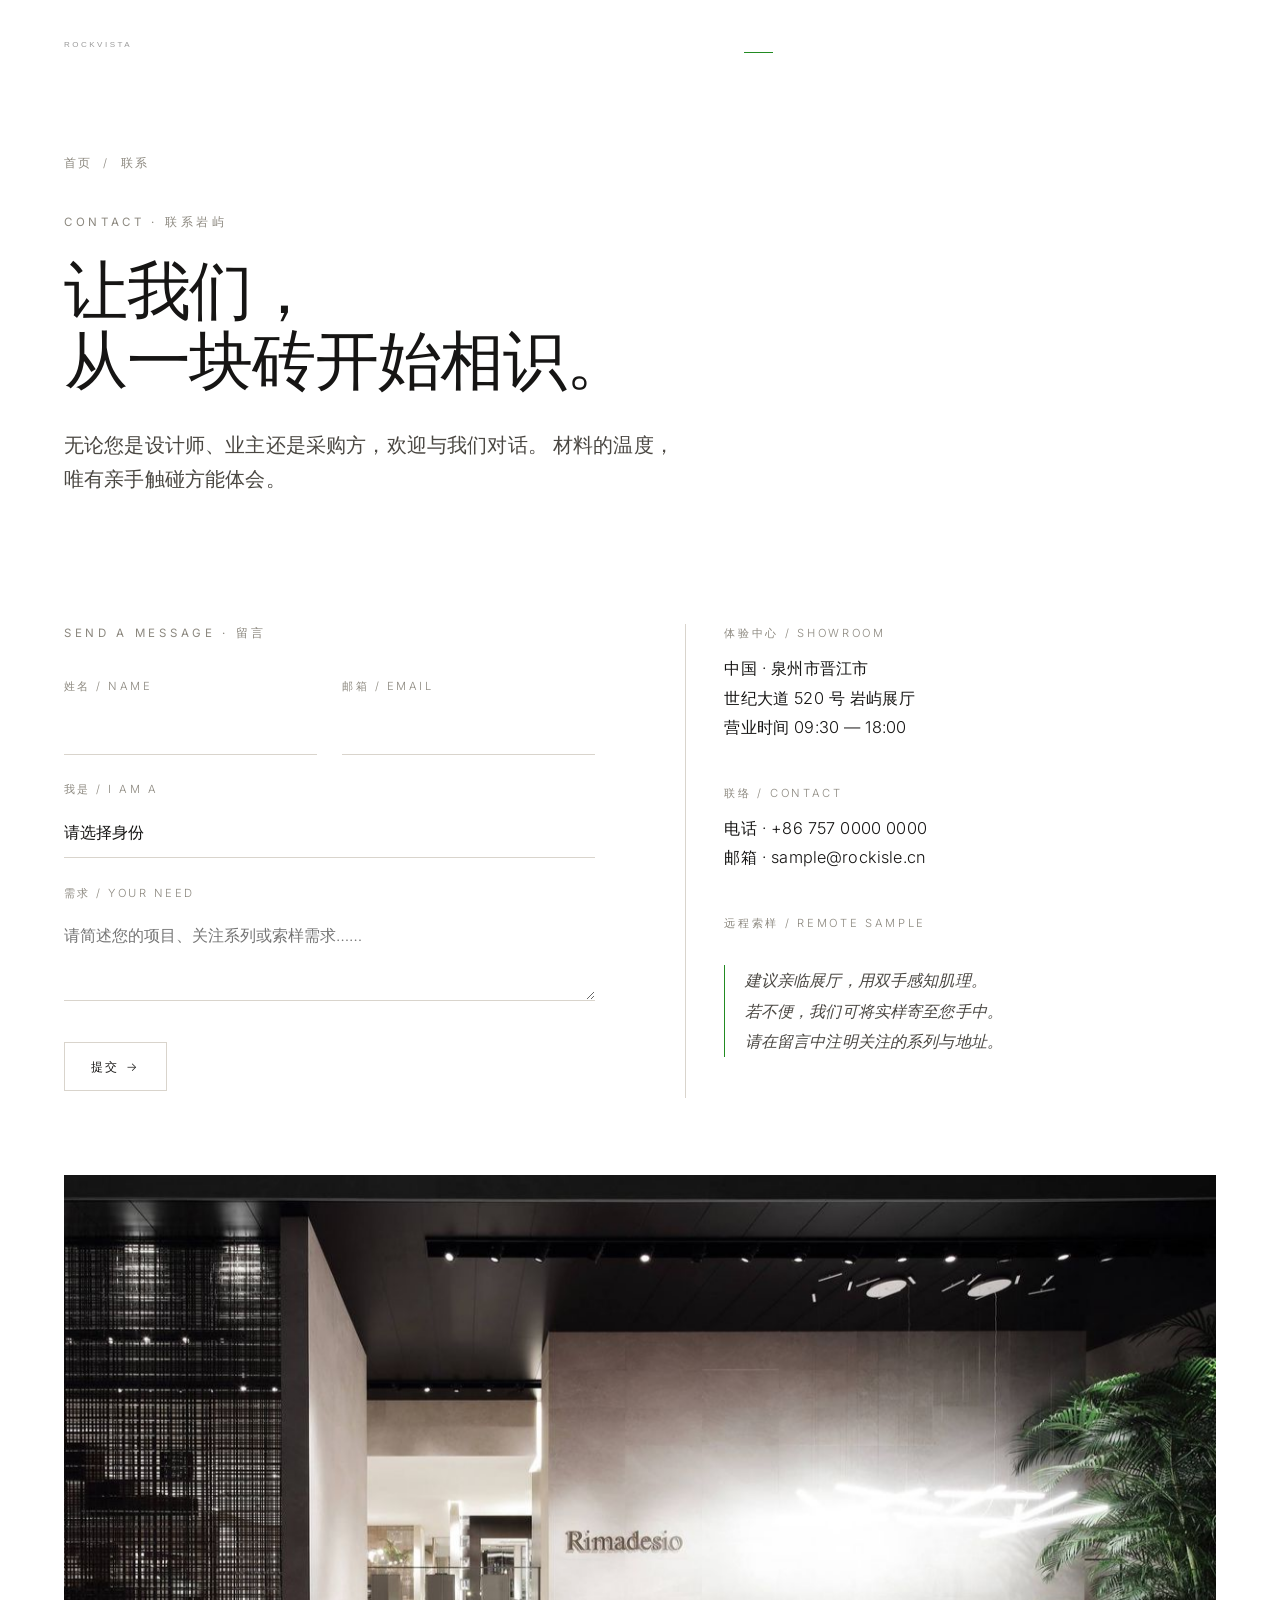
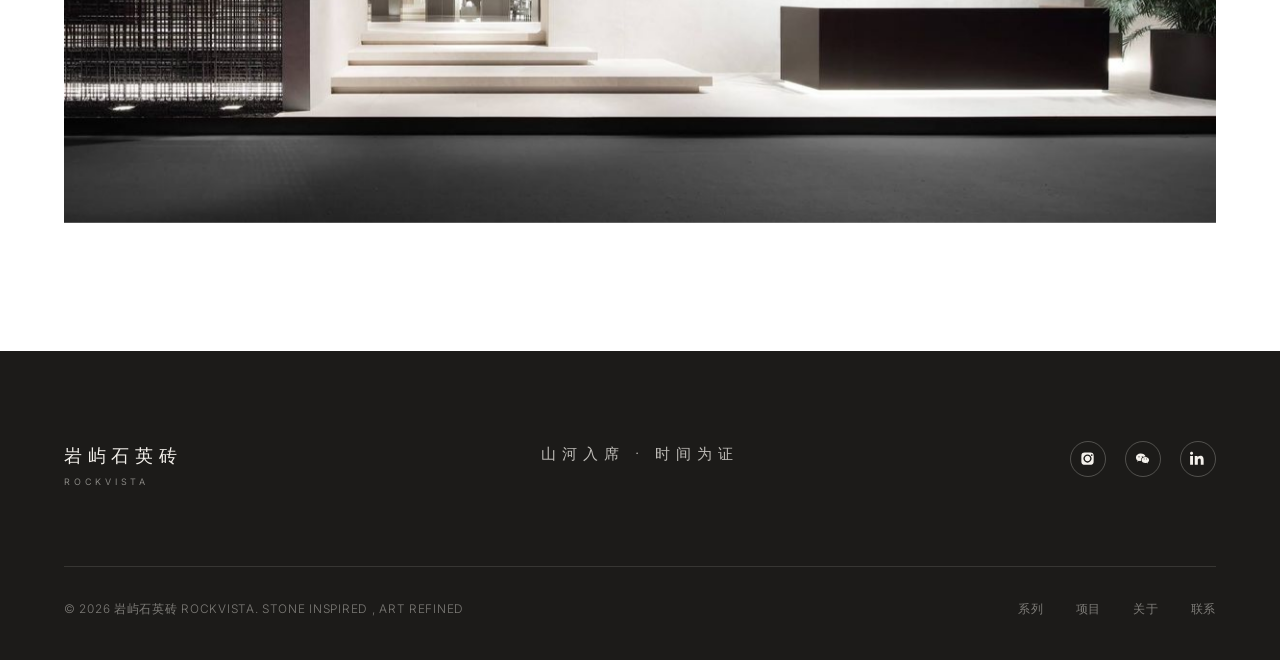
<file: contact.html>
<!DOCTYPE html>
<html lang="zh-CN">
<head>
  <meta charset="UTF-8" />
  <meta name="viewport" content="width=device-width, initial-scale=1.0" />
  <title>联系我们 · 岩屿石英砖 ROCKISLE</title>
  <meta name="description" content="联系岩屿石英砖。预约展厅参观或远程索样，用双手感知石英砖的肌理。" />
  <link rel="preconnect" href="https://fonts.googleapis.com" />
  <link rel="preconnect" href="https://fonts.gstatic.com" crossorigin />
  <link href="https://fonts.googleapis.com/css2?family=Cormorant+Garamond:wght@300;400&family=Inter:wght@200;300;400&display=swap" rel="stylesheet" />
  <link rel="stylesheet" href="css/style.css" />
</head>
<body>

  <nav class="nav is-transparent" id="nav">
    <a href="index.html" class="nav__logo">岩屿<small>ROCKVISTA</small></a>
    <ul class="nav__menu">
      <li class="nav__item has-submenu">
        <a href="series.html" class="nav__link">系列</a>
        <div class="nav__submenu">
          <a href="limes.html" class="nav__sublink">莱姆石系列Limestone Series</a>
          <a href="slate.html" class="nav__sublink">板岩系列 Slate Series</a>
          <a href="travertine.html" class="nav__sublink">洞石系列 Travertine Series</a>
          <a href="granite.html" class="nav__sublink">花岗岩系列 Granite Series</a>
          <a href="terrazzo.html" class="nav__sublink">水磨石系列 Terrazzo Series</a>
          <a href="marble.html" class="nav__sublink">理石系列 Marble Series</a>
          <a href="woodgrain.html" class="nav__sublink">木纹系列 Wood Grain Series</a>
          <a href="waterscape.html" class="nav__sublink">水景系列 Water Landscape Series</a>
          <a href="accessory.html" class="nav__sublink">配套辅材系列 Accessory Products</a>
        </div>
      </li>
      <li class="nav__item"><a href="projects.html" class="nav__link">项目</a></li>
      <li class="nav__item"><a href="about.html" class="nav__link">关于我们</a></li>
      <li class="nav__item"><a href="contact.html" class="nav__link">联系</a></li>
    </ul>
    <div class="nav__actions">
      <a href="#" class="nav__search" aria-label="搜索">
        <svg viewBox="0 0 24 24"><circle cx="11" cy="11" r="7"/><path d="M21 21l-4.3-4.3"/></svg>
      </a>
      <a href="contact.html#sample" class="nav__sample"><span class="nav__sample-dot"></span>索样</a>
      <button class="nav__burger" aria-label="菜单"><span></span><span></span><span></span></button>
    </div>
  </nav>

  <div class="mobile-menu">
    <button class="mobile-menu__close" aria-label="关闭">×</button>
    <nav class="mobile-menu__nav">
      <a href="series.html" class="mobile-menu__item">系列</a>
      <div class="mobile-menu__sub">
        <a href="limes.html" class="mobile-menu__sublink">莱姆石系列Limestone Series</a>
        <a href="slate.html" class="mobile-menu__sublink">板岩系列 Slate Series</a>
        <a href="travertine.html" class="mobile-menu__sublink">洞石系列 Travertine Series</a>
        <a href="granite.html" class="mobile-menu__sublink">花岗岩系列 Granite Series</a>
        <a href="terrazzo.html" class="mobile-menu__sublink">水磨石系列 Terrazzo Series</a>
        <a href="marble.html" class="mobile-menu__sublink">理石系列 Marble Series</a>
        <a href="woodgrain.html" class="mobile-menu__sublink">木纹系列 Wood Grain Series</a>
        <a href="waterscape.html" class="mobile-menu__sublink">水景系列 Water Landscape Series</a>
        <a href="accessory.html" class="mobile-menu__sublink">配套辅材系列 Accessory Products</a>
      </div>
      <a href="projects.html" class="mobile-menu__item">项目</a>
      <a href="about.html" class="mobile-menu__item">关于我们</a>
      <a href="contact.html" class="mobile-menu__item">联系</a>
      <a href="contact.html#sample" class="mobile-menu__item mobile-menu__sample"><span class="mobile-menu__sample-dot"></span>索样</a>
    </nav>
  </div>

  <!-- ============ HEADER ============ -->
  <section class="section" style="padding-top:clamp(8rem,12vw,11rem)">
    <div class="container">
      <div class="breadcrumb reveal"><a href="index.html">首页</a><span>/</span><span>联系</span></div>
      <p class="eyebrow reveal">CONTACT · 联系岩屿</p>
      <div style="height:1.4rem"></div>
      <h1 class="display reveal reveal-delay-1" style="font-size:clamp(2.4rem,5vw,4rem)">
        让我们，<br />从一块砖开始相识。
      </h1>
      <div style="height:2rem"></div>
      <p class="lead reveal reveal-delay-2">
        无论您是设计师、业主还是采购方，欢迎与我们对话。
        材料的温度，唯有亲手触碰方能体会。
      </p>
    </div>
  </section>

  <!-- ============ FORM + INFO ============ -->
  <section class="section" id="sample" style="padding-top:0">
    <div class="container">
      <div class="contact-grid">

        <!-- Form -->
        <form class="form reveal">
          <p class="eyebrow" style="margin-bottom:0.5rem">SEND A MESSAGE · 留言</p>
          <div class="form__row">
            <div class="form__field">
              <label class="form__label" for="name">姓名 / Name</label>
              <input class="form__input" type="text" id="name" name="name" required />
            </div>
            <div class="form__field">
              <label class="form__label" for="email">邮箱 / Email</label>
              <input class="form__input" type="email" id="email" name="email" required />
            </div>
          </div>
          <div class="form__field">
            <label class="form__label" for="role">我是 / I am a</label>
            <select class="form__select" id="role" name="role">
              <option value="">请选择身份</option>
              <option value="designer">设计师 Designer</option>
              <option value="owner">业主 Owner</option>
              <option value="buyer">采购方 Buyer</option>
            </select>
          </div>
          <div class="form__field">
            <label class="form__label" for="need">需求 / Your Need</label>
            <textarea class="form__textarea" id="need" name="need" placeholder="请简述您的项目、关注系列或索样需求……"></textarea>
          </div>
          <button type="submit" class="btn-ghost form__submit">提交 →</button>
        </form>

        <!-- Info -->
        <div class="contact-info reveal reveal-delay-1">
          <div class="contact-info__block">
            <p class="contact-info__label">体验中心 / Showroom</p>
            <p class="contact-info__text">
              中国 · 泉州市晋江市<br />
              世纪大道 520 号 岩屿展厅<br />
              营业时间 09:30 — 18:00
            </p>
          </div>
          <div class="contact-info__block">
            <p class="contact-info__label">联络 / Contact</p>
            <p class="contact-info__text">
              电话 · +86 757 0000 0000<br />
              邮箱 · sample@rockisle.cn
            </p>
          </div>
          <div class="contact-info__block">
            <p class="contact-info__label">远程索样 / Remote Sample</p>
            <p class="contact-info__note">
              建议亲临展厅，用双手感知肌理。<br />
              若不便，我们可将实样寄至您手中。<br />
              请在留言中注明关注的系列与地址。
            </p>
          </div>
        </div>

      </div>

      <!-- Showroom image -->
      <div class="contact-showroom reveal"
        data-bg="Minimalist stone tile showroom interior, large format quartz tiles displayed on floor and feature wall, natural daylight from floor to ceiling windows, elegant neutral palette, architectural interior photography"
        data-bg-size="landscape_16_9"
        data-bg-local="images/项目/瓷砖展厅.jpg">
      </div>
    </div>
  </section>

  <!-- ============ FOOTER ============ -->
  <footer class="footer">
    <div class="footer__top">
      <div class="footer__brand">岩屿石英砖<small>ROCKVISTA</small></div>
      <div class="footer__motto">山河入席 · 时间为证</div>
      <div class="footer__social">
        <a href="#" aria-label="Instagram"><svg viewBox="0 0 24 24"><path d="M12 2.2c3.2 0 3.6 0 4.9.1 1.2.1 1.8.3 2.2.4.6.2 1 .5 1.4.9.4.4.7.8.9 1.4.1.4.3 1 .4 2.2.1 1.3.1 1.7.1 4.9s0 3.6-.1 4.9c-.1 1.2-.3 1.8-.4 2.2-.2.6-.5 1-.9 1.4-.4.4-.8.7-1.4.9-.4.1-1 .3-2.2.4-1.3.1-1.7.1-4.9.1s-3.6 0-4.9-.1c-1.2-.1-1.8-.3-2.2-.4-.6-.2-1-.5-1.4-.9-.4-.4-.7-.8-.9-1.4-.1-.4-.3-1-.4-2.2C2.2 15.6 2.2 15.2 2.2 12s0-3.6.1-4.9c.1-1.2.3-1.8.4-2.2.2-.6.5-1 .9-1.4.4-.4.8-.7 1.4-.9.4-.1 1-.3 2.2-.4C8.4 2.2 8.8 2.2 12 2.2zm0 3.2c-3.4 0-6.6 3.2-6.6 6.6s3.2 6.6 6.6 6.6 6.6-3.2 6.6-6.6-3.2-6.6-6.6-6.6zm0 10.9c-2.4 0-4.3-1.9-4.3-4.3s1.9-4.3 4.3-4.3 4.3 1.9 4.3 4.3-1.9 4.3-4.3 4.3zm6.8-11.2c-.8 0-1.4.6-1.4 1.4s.6 1.4 1.4 1.4 1.4-.6 1.4-1.4-.6-1.4-1.4-1.4z"/></svg></a>
        <a href="#" aria-label="WeChat"><svg viewBox="0 0 24 24"><path d="M9 4C4.8 4 1.5 6.8 1.5 10.2c0 1.9 1 3.6 2.7 4.8L3.4 17l2.7-1.4c.9.3 1.9.4 2.9.4h.6c-.1-.4-.2-.9-.2-1.3 0-3.2 3.1-5.8 6.9-5.8h.6C16.2 6 12.9 4 9 4zm-2.6 4.3c.6 0 1 .5 1 1s-.5 1-1 1-1-.5-1-1 .4-1 1-1zm5.2 0c.6 0 1 .5 1 1s-.5 1-1 1-1-.5-1-1 .4-1 1-1z"/><path d="M22.5 14.3c0-2.7-2.7-4.9-6-4.9s-6 2.2-6 4.9 2.7 4.9 6 4.9c.7 0 1.4-.1 2.1-.3l2.1 1.1-.6-1.7c1.4-.9 2.4-2.3 2.4-4zm-7.9-.7c-.4 0-.8-.3-.8-.8s.3-.8.8-.8.8.3.8.8-.4.8-.8.8zm3.8 0c-.4 0-.8-.3-.8-.8s.3-.8.8-.8.8.3.8.8-.4.8-.8.8z"/></svg></a>
        <a href="#" aria-label="LinkedIn"><svg viewBox="0 0 24 24"><path d="M4.98 3.5C4.98 4.88 3.87 6 2.5 6S0 4.88 0 3.5 1.12 1 2.5 1s2.48 1.12 2.48 2.5zM.2 8h4.6v14H.2V8zm7.4 0h4.4v1.9h.1c.6-1.1 2.1-2.3 4.3-2.3 4.6 0 5.4 3 5.4 7v7.4h-4.6v-6.6c0-1.6 0-3.6-2.2-3.6s-2.5 1.7-2.5 3.5V22H7.6V8z"/></svg></a>
      </div>
    </div>
    <div class="footer__bottom">
      <span>© <span data-year>2026</span> 岩屿石英砖 ROCKVISTA. STONE INSPIRED , ART REFINED</span>
      <div class="footer__nav">
        <a href="series.html">系列</a>
        <a href="projects.html">项目</a>
        <a href="about.html">关于</a>
        <a href="contact.html">联系</a>
      </div>
    </div>
  </footer>

  <script src="js/main.js"></script>
</body>
</html>
</file>
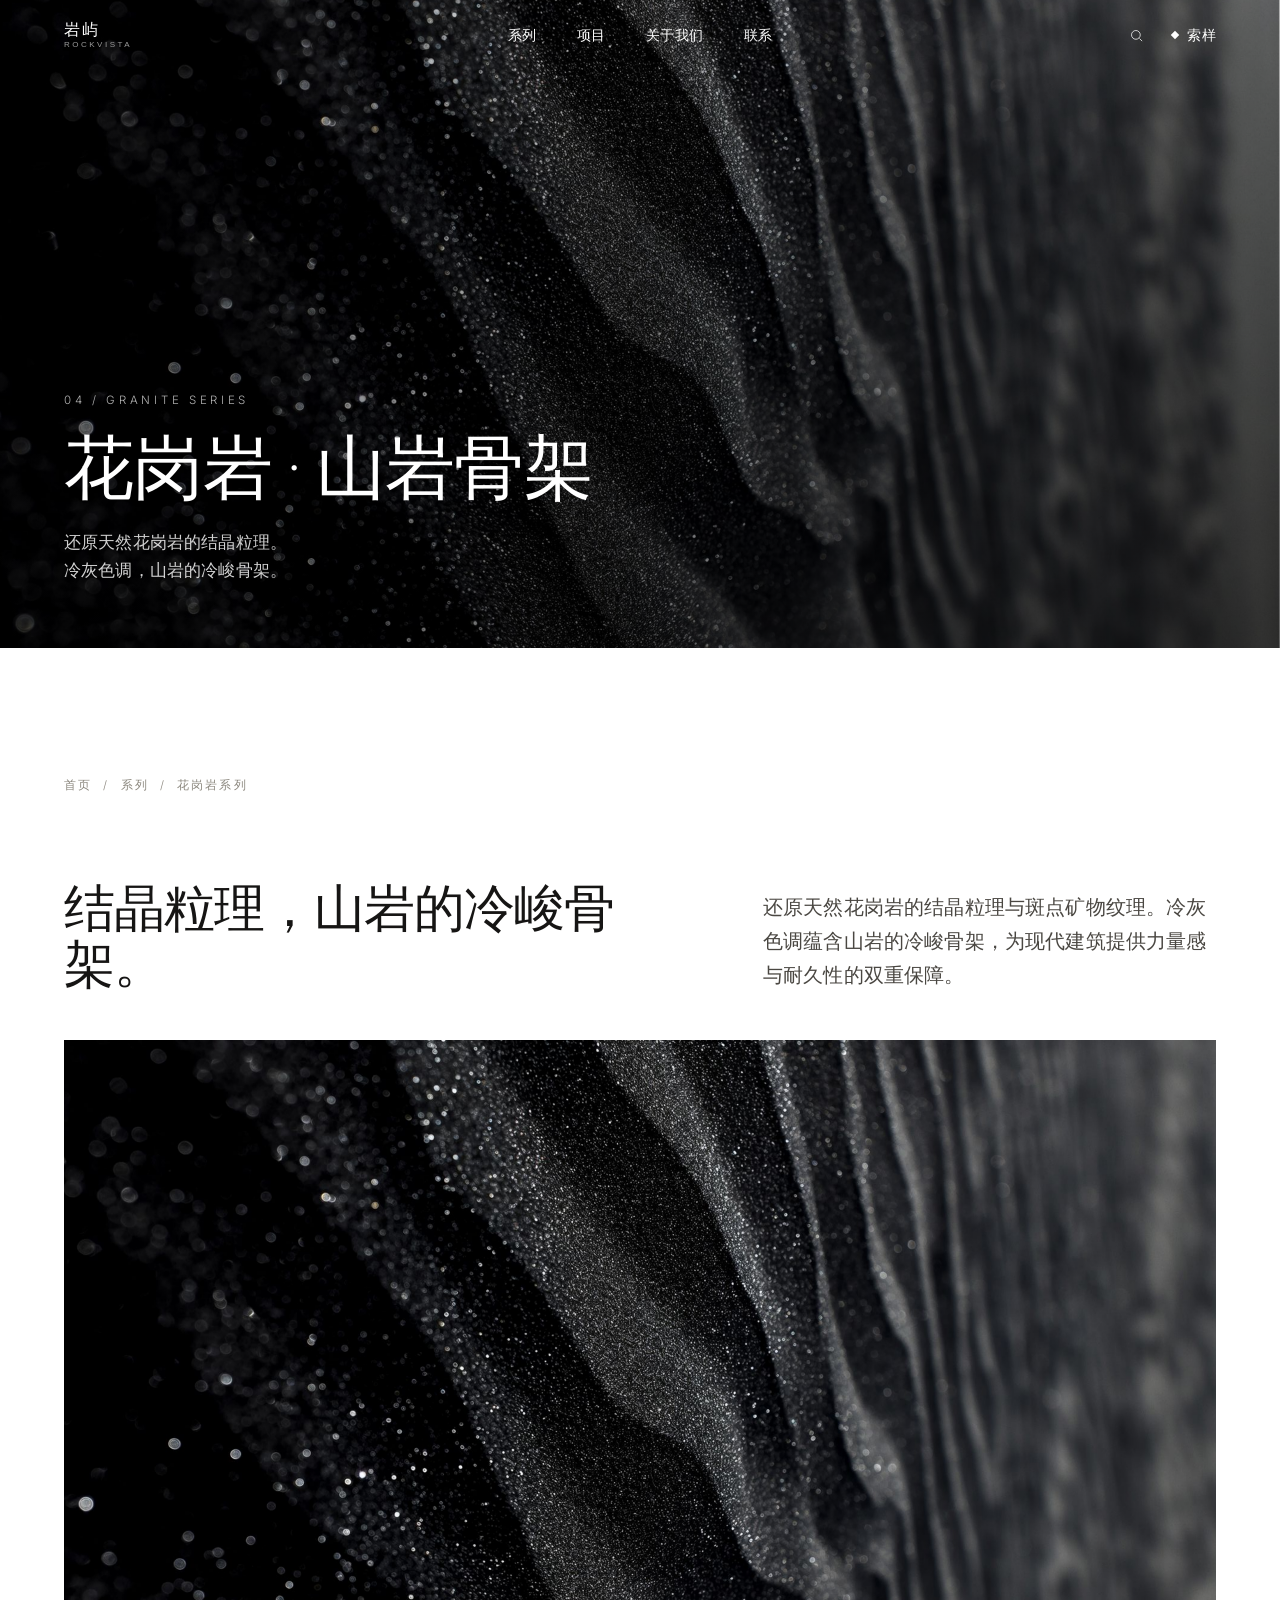
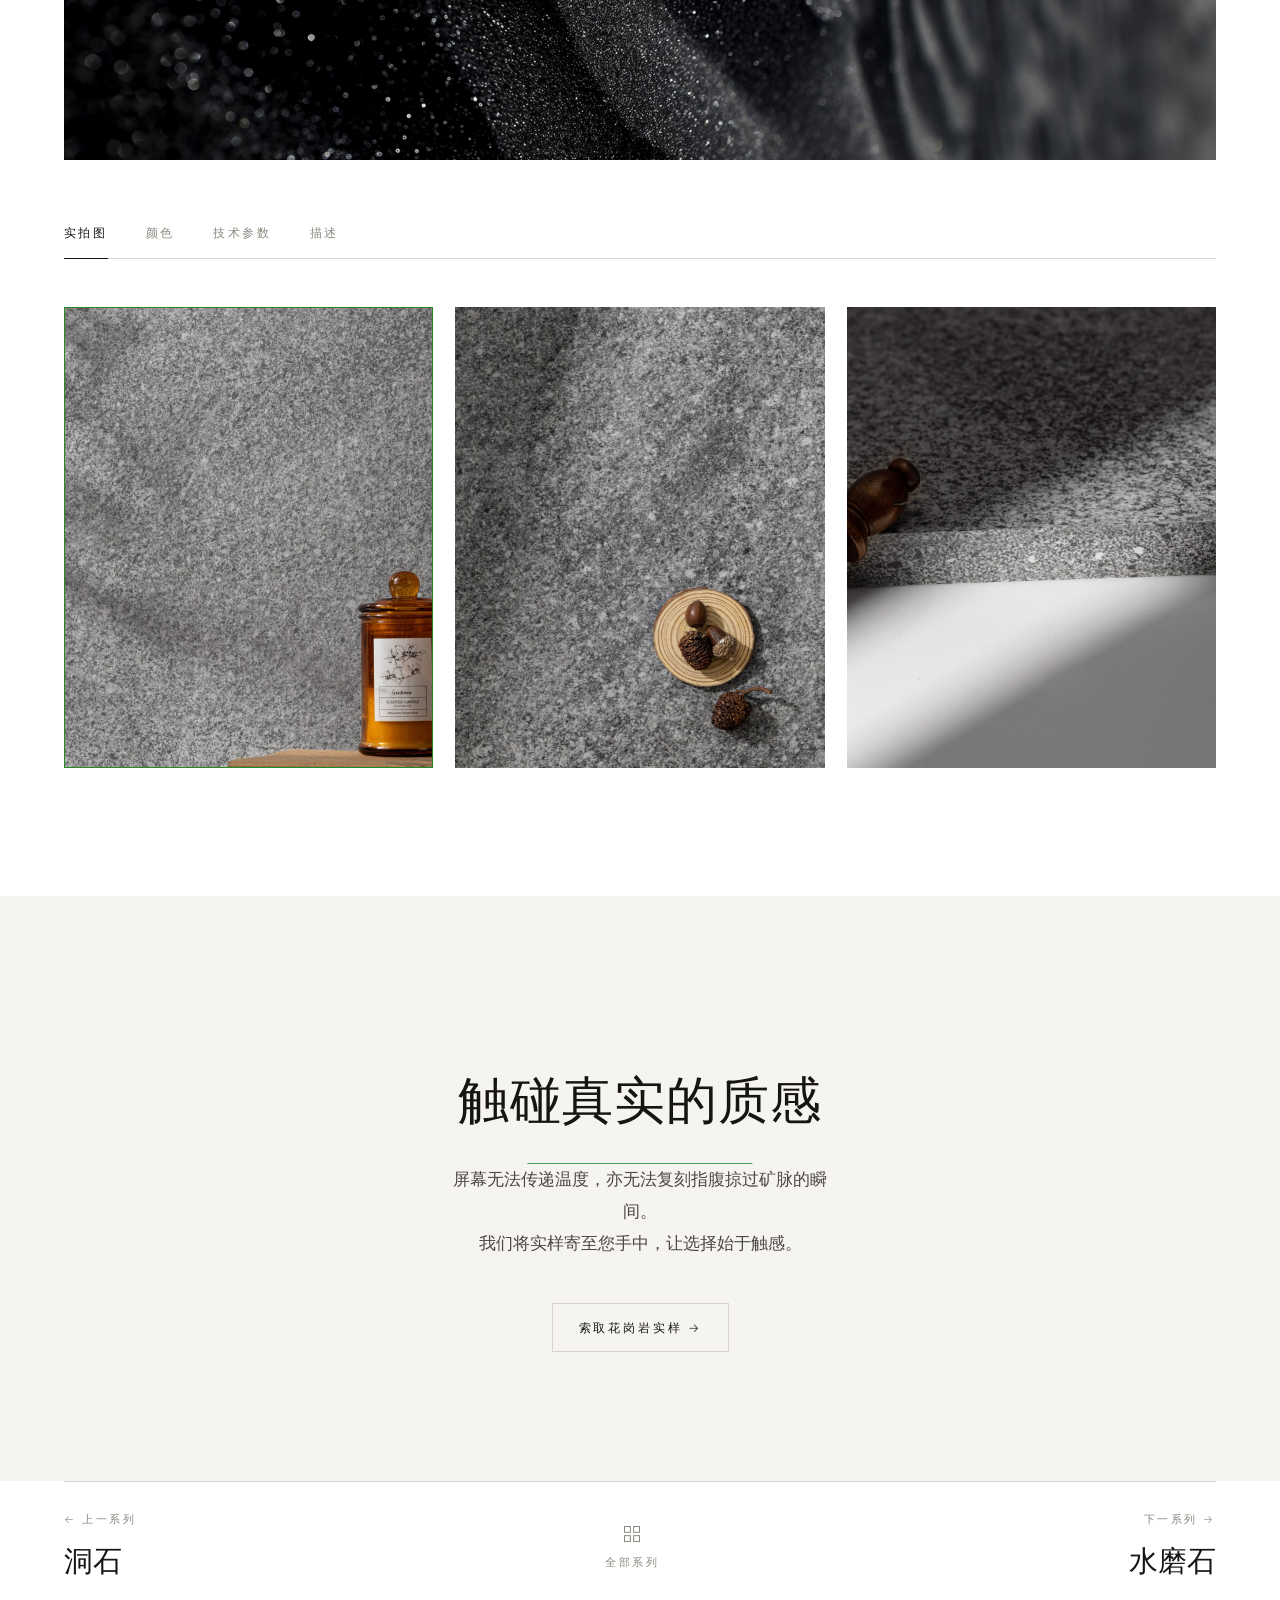
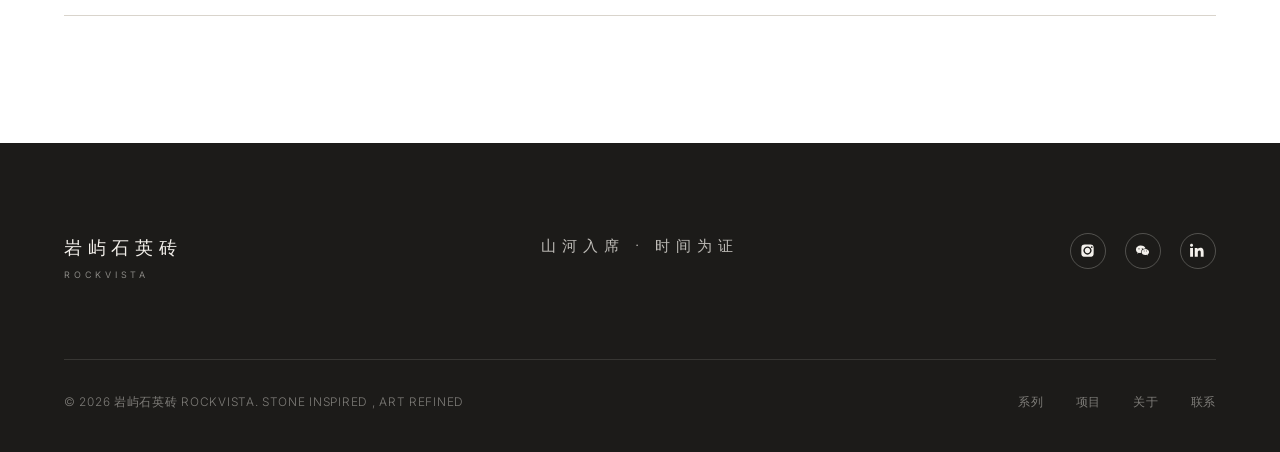
<file: granite.html>
<!DOCTYPE html>
<html lang="zh-CN">
<head>
  <meta charset="UTF-8" />
  <meta name="viewport" content="width=device-width, initial-scale=1.0" />
  <title>花岗岩系列 Granite Summit · 岩屿石英砖 ROCKISLE</title>
  <meta name="description" content="花岗岩系列 Granite Summit — 还原天然花岗岩的结晶粒理，冷灰色调，山岩的冷峻骨架，适合现代建筑的力量感表达。" />
  <link rel="preconnect" href="https://fonts.googleapis.com" />
  <link rel="preconnect" href="https://fonts.gstatic.com" crossorigin />
  <link href="https://fonts.googleapis.com/css2?family=Cormorant+Garamond:wght@300;400&family=Inter:wght@200;300;400&display=swap" rel="stylesheet" />
  <link rel="stylesheet" href="css/style.css" />
</head>
<body>

  <nav class="nav is-transparent" id="nav">
    <a href="index.html" class="nav__logo">岩屿<small>ROCKVISTA</small></a>
    <ul class="nav__menu">
      <li class="nav__item has-submenu">
        <a href="series.html" class="nav__link">系列</a>
        <div class="nav__submenu">
          <a href="limes.html" class="nav__sublink">莱姆石系列Limestone Series</a>
          <a href="slate.html" class="nav__sublink">板岩系列 Slate Series</a>
          <a href="travertine.html" class="nav__sublink">洞石系列 Travertine Series</a>
          <a href="granite.html" class="nav__sublink">花岗岩系列 Granite Series</a>
          <a href="terrazzo.html" class="nav__sublink">水磨石系列 Terrazzo Series</a>
          <a href="marble.html" class="nav__sublink">理石系列 Marble Series</a>
          <a href="woodgrain.html" class="nav__sublink">木纹系列 Wood Grain Series</a>
          <a href="waterscape.html" class="nav__sublink">水景系列 Water Landscape Series</a>
          <a href="accessory.html" class="nav__sublink">配套辅材系列 Accessory Products</a>
        </div>
      </li>
      <li class="nav__item"><a href="projects.html" class="nav__link">项目</a></li>
      <li class="nav__item"><a href="about.html" class="nav__link">关于我们</a></li>
      <li class="nav__item"><a href="contact.html" class="nav__link">联系</a></li>
    </ul>
    <div class="nav__actions">
      <a href="#" class="nav__search" aria-label="搜索">
        <svg viewBox="0 0 24 24"><circle cx="11" cy="11" r="7"/><path d="M21 21l-4.3-4.3"/></svg>
      </a>
      <a href="contact.html#sample" class="nav__sample"><span class="nav__sample-dot"></span>索样</a>
      <button class="nav__burger" aria-label="菜单"><span></span><span></span><span></span></button>
    </div>
  </nav>

  <div class="mobile-menu">
    <button class="mobile-menu__close" aria-label="关闭">×</button>
    <nav class="mobile-menu__nav">
      <a href="series.html" class="mobile-menu__item">系列</a>
      <div class="mobile-menu__sub">
        <a href="limes.html" class="mobile-menu__sublink">莱姆石系列Limestone Series</a>
        <a href="slate.html" class="mobile-menu__sublink">板岩系列 Slate Series</a>
        <a href="travertine.html" class="mobile-menu__sublink">洞石系列 Travertine Series</a>
        <a href="granite.html" class="mobile-menu__sublink">花岗岩系列 Granite Series</a>
        <a href="terrazzo.html" class="mobile-menu__sublink">水磨石系列 Terrazzo Series</a>
        <a href="marble.html" class="mobile-menu__sublink">理石系列 Marble Series</a>
        <a href="woodgrain.html" class="mobile-menu__sublink">木纹系列 Wood Grain Series</a>
        <a href="waterscape.html" class="mobile-menu__sublink">水景系列 Water Landscape Series</a>
        <a href="accessory.html" class="mobile-menu__sublink">配套辅材系列 Accessory Products</a>
      </div>
      <a href="projects.html" class="mobile-menu__item">项目</a>
      <a href="about.html" class="mobile-menu__item">关于我们</a>
      <a href="contact.html" class="mobile-menu__item">联系</a>
      <a href="contact.html#sample" class="mobile-menu__item mobile-menu__sample"><span class="mobile-menu__sample-dot"></span>索样</a>
    </nav>
  </div>

  <!-- ============ PAGE HERO ============ -->
  <header class="page-hero page-hero--series"
    data-bg="Grey granite quartz tile modern urban plaza paving, polished mineral speckled surface, cool overcast daylight, powerful minimalist architectural composition, fine art photography"
    data-bg-size="landscape_16_9"
    data-bg-local="images/4.花岗岩/星河.png">
    <div class="page-hero__inner">
      <p class="page-hero__eyebrow">04 / GRANITE SERIES</p>
      <h1 class="page-hero__title">花岗岩 · 山岩骨架</h1>
      <p class="page-hero__lead">还原天然花岗岩的结晶粒理。<br />冷灰色调，山岩的冷峻骨架。</p>
    </div>
  </header>

  <!-- ============ DETAIL ============ -->
  <section class="section" id="granite">
    <div class="container">
      <div class="breadcrumb reveal"><a href="index.html">首页</a><span>/</span><a href="series.html">系列</a><span>/</span><span>花岗岩系列</span></div>

      <div style="display:grid; grid-template-columns: 1.4fr 1fr; gap:clamp(2rem,5vw,4rem); align-items:end; margin:3rem 0">
        <div>
          <p class="eyebrow reveal">GRANITE SERIES</p>
          <div style="height:1rem"></div>
          <h2 class="display reveal reveal-delay-1" style="font-size:clamp(2.2rem,4vw,3.4rem)">结晶粒理，山岩的冷峻骨架。</h2>
        </div>
        <p class="lead reveal reveal-delay-2">还原天然花岗岩的结晶粒理与斑点矿物纹理。冷灰色调蕴含山岩的冷峻骨架，为现代建筑提供力量感与耐久性的双重保障。</p>
      </div>

      <div class="detail-main-scene reveal"
        data-bg="Grey granite quartz tile modern urban plaza paving, polished mineral speckled surface, cool overcast daylight, powerful minimalist architectural composition, fine art photography"
        data-bg-size="landscape_16_9"
        data-bg-local="images/4.花岗岩/星河.png"></div>

      <div class="detail-tabs reveal" style="margin-top:3rem">
        <button class="detail-tab is-active" data-tab="scenes">实拍图</button>
        <button class="detail-tab" data-tab="colors">颜色</button>
        <button class="detail-tab" data-tab="specs">技术参数</button>
        <button class="detail-tab" data-tab="desc">描述</button>
      </div>

      <div class="detail-panel" data-panel="scenes">
        <div class="scene-gallery">
          <div class="scene-gallery__item is-active" data-bg="Grey granite quartz tile commercial building lobby floor, polished speckled mineral surface, cool daylight, modern minimalist interior" data-bg-size="portrait" data-bg-local="images/4.花岗岩/照片素材/IMGL3315.JPG"></div>
          <div class="scene-gallery__item" data-bg="Grey granite quartz tile modern kitchen island and floor, polished speckled mineral surface, bright natural daylight, contemporary minimalist interior" data-bg-size="portrait" data-bg-local="images/4.花岗岩/照片素材/IMGL3297.JPG"></div>
          <div class="scene-gallery__item" data-bg="Square format product photography of grey granite quartz tile with speckled mineral crystalline texture, cool studio lighting, raw stone detail" data-bg-size="portrait" data-bg-local="images/4.花岗岩/照片素材/IMGL3402.JPG"></div>
        </div>
      </div>

      <div class="detail-panel is-hidden" data-panel="specs">
        <table class="spec-table">
          <tr><th>规格</th><td>600 × 1200 mm </td></tr>
          <tr><th>厚度</th><td>18 mm</td></tr>
          <tr><th>吸水率</th><td>≤ 0.1%</td></tr>
          <tr><th>防滑等级</th><td>R11</td></tr>
          <tr><th>莫氏硬度</th><td>≥ 7</td></tr>
          <tr><th>抗折强度</th><td>≥ 45 MPa</td></tr>
          <tr><th>表面工艺</th><td>微模干粒+斑点通体</td></tr>
          <tr><th>抗冻性</th><td>-30℃ 冻融循环无裂纹</td></tr>
        </table>
      </div>

      <div class="detail-panel is-hidden" data-panel="desc">
        <p class="lead" style="max-width:60ch">花岗岩系列以高压烧结还原天然花岗岩的结晶粒理，触感坚实，斑点矿物分布自然。冷灰色调在任何气候下都保持沉稳，适用于广场、外墙、地面与高人流量商业空间。</p>
        <div style="height:1.6rem"></div>
        <a href="contact.html#sample" class="text-link">索取花岗岩实样 →</a>
      </div>

      <div class="detail-panel is-hidden" data-panel="colors">
        <div class="detail-colors">
          <div class="color-variant">
            <img src="images/4.花岗岩/实拍立面图/RVXH62-ETLG18星河浅灰.jpg" alt="星河浅灰" class="color-variant__preview"  loading="lazy" />
            <span class="color-variant__name">浅灰</span>
            <span class="color-variant__note"> Light Gray</span>
          </div>
          <div class="color-variant">
            <img src="images/4.花岗岩/实拍立面图/RVXH62-ETDG18星河深灰.jpg" alt="星河深灰" class="color-variant__preview"  loading="lazy" />
            <span class="color-variant__name">深灰</span>
            <span class="color-variant__note">Dark Gray</span>
          </div>
        </div>
      </div>
    </div>
  </section>

  <!-- ============ SAMPLE CTA ============ -->
  <section class="section bg-soft sample-cta">
    <div class="container">
      <p class="eyebrow reveal">REQUEST SAMPLE</p>
      <h2 class="sample-cta__title reveal reveal-delay-1">触碰真实的质感</h2>
      <p class="sample-cta__lead reveal reveal-delay-2">
        屏幕无法传递温度，亦无法复刻指腹掠过矿脉的瞬间。<br />
        我们将实样寄至您手中，让选择始于触感。
      </p>
      <a href="contact.html#sample" class="btn-ghost reveal reveal-delay-3">索取花岗岩实样 →</a>
    </div>
  </section>

  <!-- ============ SERIES NAV ============ -->
  <section class="section" style="padding-top:0">
    <div class="container">
      <div class="series-nav reveal">
        <a href="travertine.html" class="series-nav__link series-nav__link--prev">
          <span class="series-nav__dir">← 上一系列</span>
          <span class="series-nav__name">洞石</span>
        </a>
        <a href="series.html#collections" class="series-nav__all">
          <svg viewBox="0 0 24 24" fill="none" stroke="currentColor" stroke-width="1.2"><rect x="3" y="3" width="7" height="7"/><rect x="14" y="3" width="7" height="7"/><rect x="3" y="14" width="7" height="7"/><rect x="14" y="14" width="7" height="7"/></svg>
          <span>全部系列</span>
        </a>
        <a href="terrazzo.html" class="series-nav__link series-nav__link--next">
          <span class="series-nav__dir">下一系列 →</span>
          <span class="series-nav__name">水磨石</span>
        </a>
      </div>
    </div>
  </section>

  <footer class="footer">
    <div class="footer__top">
      <div class="footer__brand">岩屿石英砖<small>ROCKVISTA</small></div>
      <div class="footer__motto">山河入席 · 时间为证</div>
      <div class="footer__social">
        <a href="#" aria-label="Instagram"><svg viewBox="0 0 24 24"><path d="M12 2.2c3.2 0 3.6 0 4.9.1 1.2.1 1.8.3 2.2.4.6.2 1 .5 1.4.9.4.4.7.8.9 1.4.1.4.3 1 .4 2.2.1 1.3.1 1.7.1 4.9s0 3.6-.1 4.9c-.1 1.2-.3 1.8-.4 2.2-.2.6-.5 1-.9 1.4-.4.4-.8.7-1.4.9-.4.1-1 .3-2.2.4-1.3.1-1.7.1-4.9.1s-3.6 0-4.9-.1c-1.2-.1-1.8-.3-2.2-.4-.6-.2-1-.5-1.4-.9-.4-.4-.7-.8-.9-1.4-.1-.4-.3-1-.4-2.2C2.2 15.6 2.2 15.2 2.2 12s0-3.6.1-4.9c.1-1.2.3-1.8.4-2.2.2-.6.5-1 .9-1.4.4-.4.8-.7 1.4-.9.4-.1 1-.3 2.2-.4C8.4 2.2 8.8 2.2 12 2.2zm0 3.2c-3.4 0-6.6 3.2-6.6 6.6s3.2 6.6 6.6 6.6 6.6-3.2 6.6-6.6-3.2-6.6-6.6-6.6zm0 10.9c-2.4 0-4.3-1.9-4.3-4.3s1.9-4.3 4.3-4.3 4.3 1.9 4.3 4.3-1.9 4.3-4.3 4.3zm6.8-11.2c-.8 0-1.4.6-1.4 1.4s.6 1.4 1.4 1.4 1.4-.6 1.4-1.4-.6-1.4-1.4-1.4z"/></svg></a>
        <a href="#" aria-label="WeChat"><svg viewBox="0 0 24 24"><path d="M9 4C4.8 4 1.5 6.8 1.5 10.2c0 1.9 1 3.6 2.7 4.8L3.4 17l2.7-1.4c.9.3 1.9.4 2.9.4h.6c-.1-.4-.2-.9-.2-1.3 0-3.2 3.1-5.8 6.9-5.8h.6C16.2 6 12.9 4 9 4zm-2.6 4.3c.6 0 1 .5 1 1s-.5 1-1 1-1-.5-1-1 .4-1 1-1zm5.2 0c.6 0 1 .5 1 1s-.5 1-1 1-1-.5-1-1 .4-1 1-1z"/><path d="M22.5 14.3c0-2.7-2.7-4.9-6-4.9s-6 2.2-6 4.9 2.7 4.9 6 4.9c.7 0 1.4-.1 2.1-.3l2.1 1.1-.6-1.7c1.4-.9 2.4-2.3 2.4-4zm-7.9-.7c-.4 0-.8-.3-.8-.8s.3-.8.8-.8.8.3.8.8-.4.8-.8.8zm3.8 0c-.4 0-.8-.3-.8-.8s.3-.8.8-.8.8.3.8.8-.4.8-.8.8z"/></svg></a>
        <a href="#" aria-label="LinkedIn"><svg viewBox="0 0 24 24"><path d="M4.98 3.5C4.98 4.88 3.87 6 2.5 6S0 4.88 0 3.5 1.12 1 2.5 1s2.48 1.12 2.48 2.5zM.2 8h4.6v14H.2V8zm7.4 0h4.4v1.9h.1c.6-1.1 2.1-2.3 4.3-2.3 4.6 0 5.4 3 5.4 7v7.4h-4.6v-6.6c0-1.6 0-3.6-2.2-3.6s-2.5 1.7-2.5 3.5V22H7.6V8z"/></svg></a>
      </div>
    </div>
    <div class="footer__bottom">
      <span>© <span data-year>2026</span> 岩屿石英砖 ROCKVISTA. STONE INSPIRED , ART REFINED</span>
      <div class="footer__nav">
        <a href="series.html">系列</a>
        <a href="projects.html">项目</a>
        <a href="about.html">关于</a>
        <a href="contact.html">联系</a>
      </div>
    </div>
  </footer>

  <script src="js/main.js"></script>
</body>
</html>
</file>
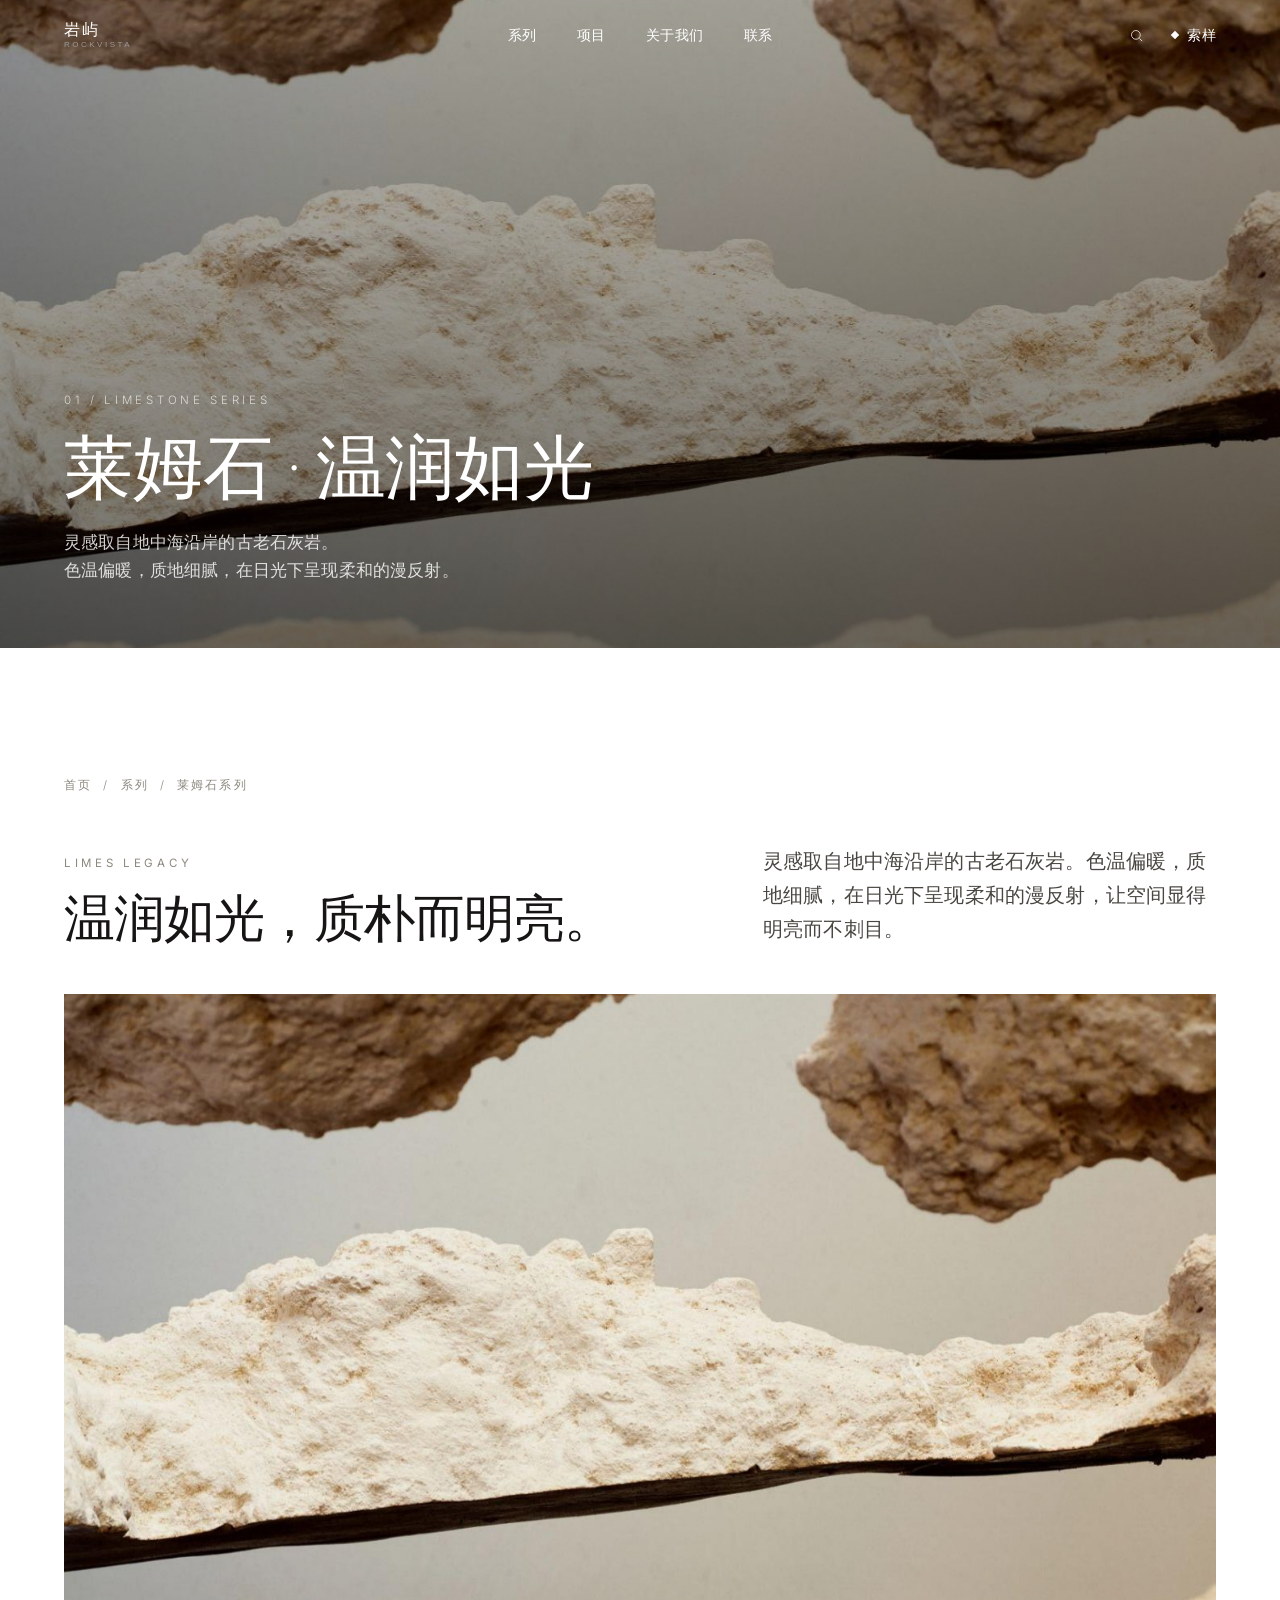
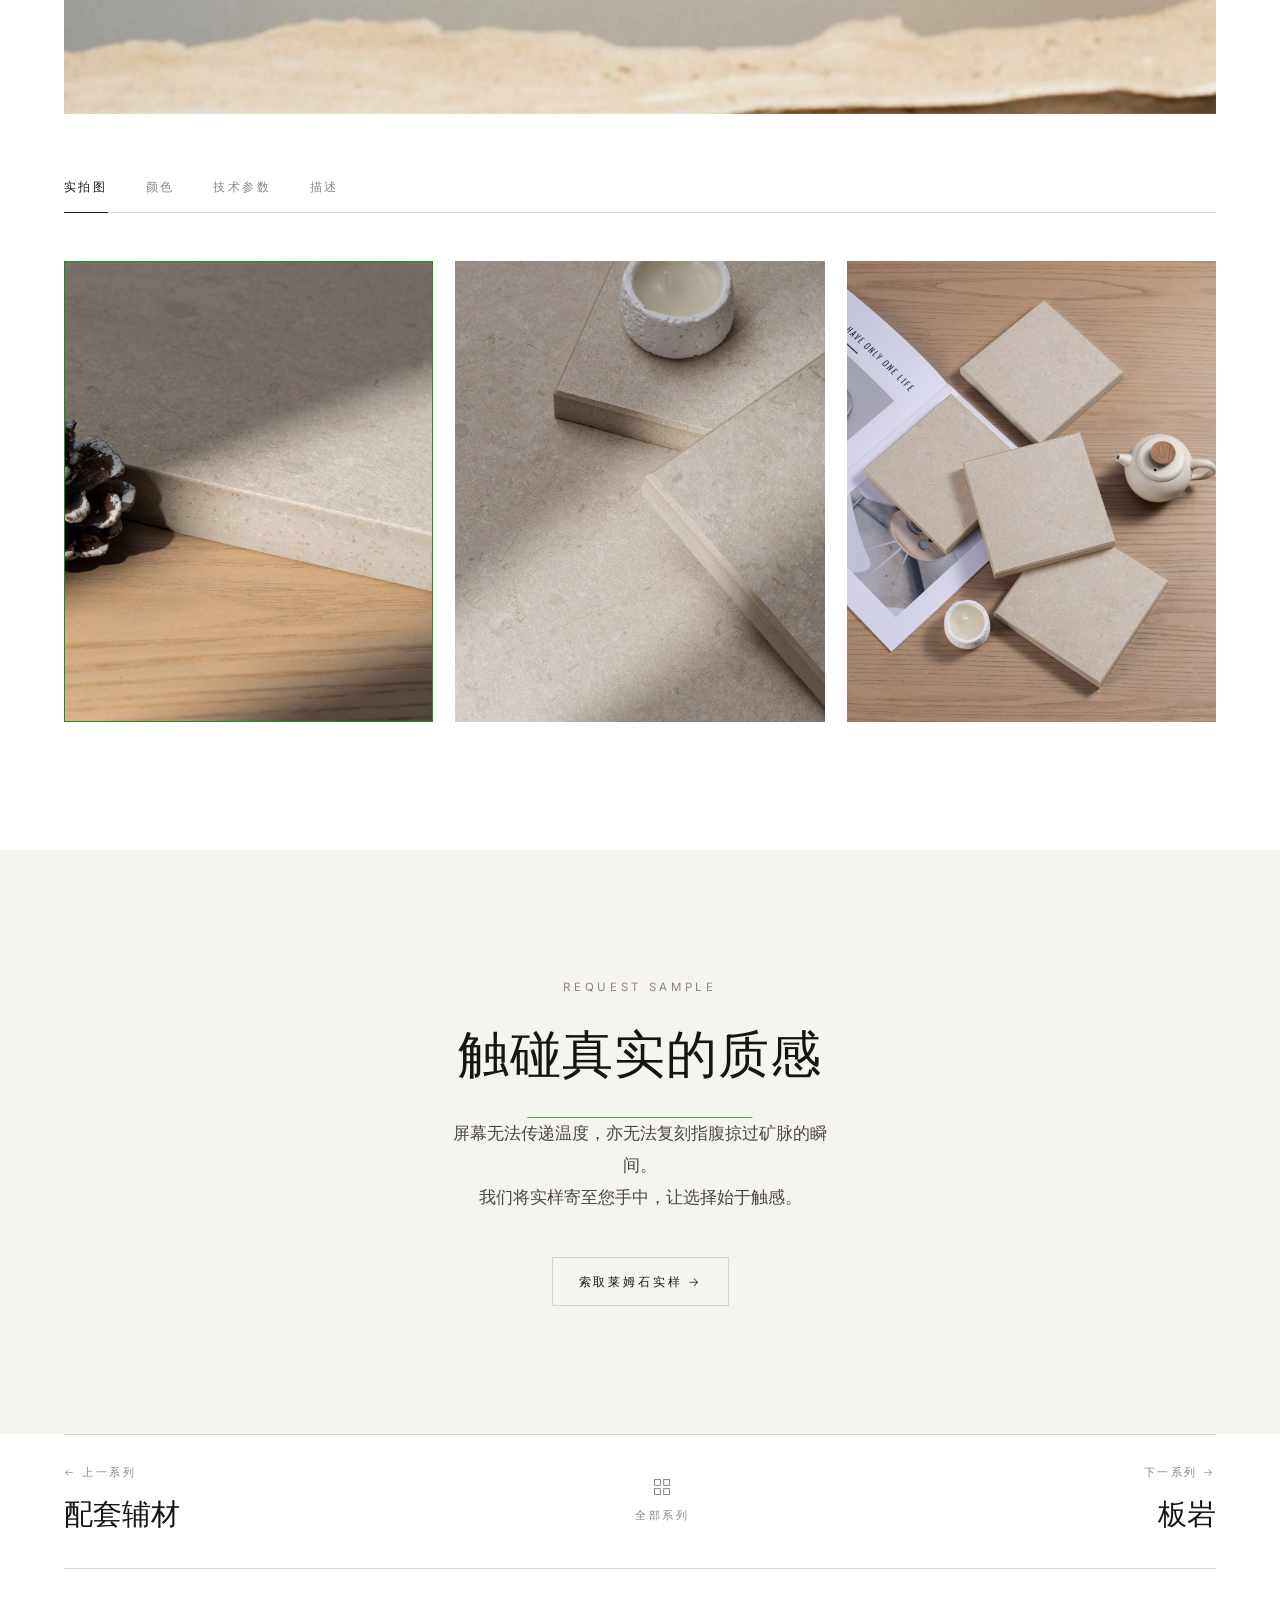
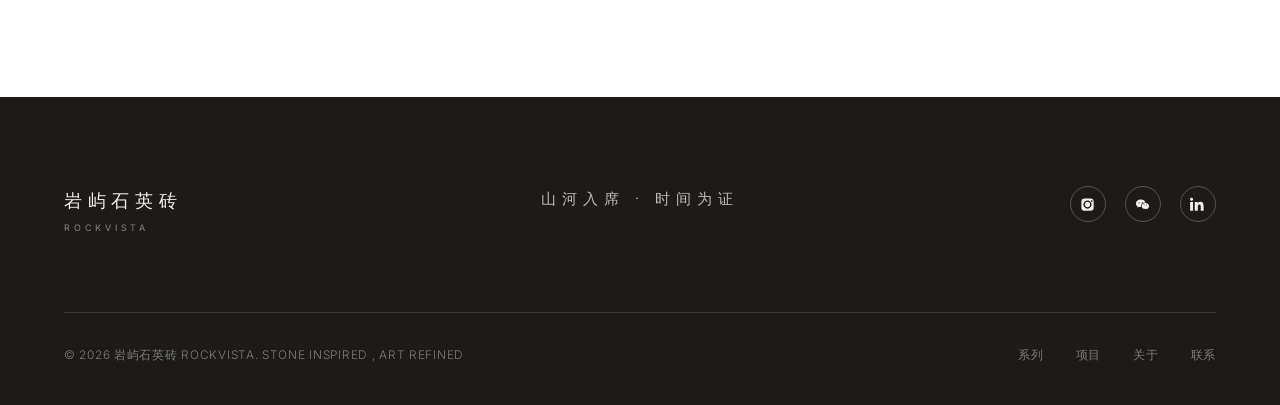
<file: limes.html>
<!DOCTYPE html>
<html lang="zh-CN">
<head>
  <meta charset="UTF-8" />
  <meta name="viewport" content="width=device-width, initial-scale=1.0" />
  <title>莱姆石系列 Limes Legacy · 岩屿石英砖 ROCKISLE</title>
  <meta name="description" content="莱姆石系列 Limes Legacy — 灵感取自地中海沿岸的古老石灰岩，色温偏暖，质地细腻，在日光下呈现柔和的漫反射，让空间明亮而不刺目。" />
  <link rel="preconnect" href="https://fonts.googleapis.com" />
  <link rel="preconnect" href="https://fonts.gstatic.com" crossorigin />
  <link href="https://fonts.googleapis.com/css2?family=Cormorant+Garamond:wght@300;400&family=Inter:wght@200;300;400&display=swap" rel="stylesheet" />
  <link rel="stylesheet" href="css/style.css" />
</head>
<body>

  <nav class="nav is-transparent" id="nav">
    <a href="index.html" class="nav__logo">岩屿<small>ROCKVISTA</small></a>
    <ul class="nav__menu">
      <li class="nav__item has-submenu">
        <a href="series.html" class="nav__link">系列</a>
        <div class="nav__submenu">
          <a href="limes.html" class="nav__sublink">莱姆石系列Limestone Series</a>
          <a href="slate.html" class="nav__sublink">板岩系列 Slate Series</a>
          <a href="travertine.html" class="nav__sublink">洞石系列 Travertine Series</a>
          <a href="granite.html" class="nav__sublink">花岗岩系列 Granite Series</a>
          <a href="terrazzo.html" class="nav__sublink">水磨石系列 Terrazzo Series</a>
          <a href="marble.html" class="nav__sublink">理石系列 Marble Series</a>
          <a href="woodgrain.html" class="nav__sublink">木纹系列 Wood Grain Series</a>
          <a href="waterscape.html" class="nav__sublink">水景系列 Water Landscape Series</a>
          <a href="accessory.html" class="nav__sublink">配套辅材系列 Accessory Products</a>
        </div>
      </li>
      <li class="nav__item"><a href="projects.html" class="nav__link">项目</a></li>
      <li class="nav__item"><a href="about.html" class="nav__link">关于我们</a></li>
      <li class="nav__item"><a href="contact.html" class="nav__link">联系</a></li>
    </ul>
    <div class="nav__actions">
      <a href="#" class="nav__search" aria-label="搜索">
        <svg viewBox="0 0 24 24"><circle cx="11" cy="11" r="7"/><path d="M21 21l-4.3-4.3"/></svg>
      </a>
      <a href="contact.html#sample" class="nav__sample"><span class="nav__sample-dot"></span>索样</a>
      <button class="nav__burger" aria-label="菜单"><span></span><span></span><span></span></button>
    </div>
  </nav>

  <div class="mobile-menu">
    <button class="mobile-menu__close" aria-label="关闭">×</button>
    <nav class="mobile-menu__nav">
      <a href="series.html" class="mobile-menu__item">系列</a>
      <div class="mobile-menu__sub">
        <a href="limes.html" class="mobile-menu__sublink">莱姆石系列Limestone Series</a>
        <a href="slate.html" class="mobile-menu__sublink">板岩系列 Slate Series</a>
        <a href="travertine.html" class="mobile-menu__sublink">洞石系列 Travertine Series</a>
        <a href="granite.html" class="mobile-menu__sublink">花岗岩系列 Granite Series</a>
        <a href="terrazzo.html" class="mobile-menu__sublink">水磨石系列 Terrazzo Series</a>
        <a href="marble.html" class="mobile-menu__sublink">理石系列 Marble Series</a>
        <a href="woodgrain.html" class="mobile-menu__sublink">木纹系列 Wood Grain Series</a>
        <a href="waterscape.html" class="mobile-menu__sublink">水景系列 Water Landscape Series</a>
        <a href="accessory.html" class="mobile-menu__sublink">配套辅材系列 Accessory Products</a>
      </div>
      <a href="projects.html" class="mobile-menu__item">项目</a>
      <a href="about.html" class="mobile-menu__item">关于我们</a>
      <a href="contact.html" class="mobile-menu__item">联系</a>
      <a href="contact.html#sample" class="mobile-menu__item mobile-menu__sample"><span class="mobile-menu__sample-dot"></span>索样</a>
    </nav>
  </div>

  <!-- ============ PAGE HERO ============ -->
  <header class="page-hero page-hero--series"
    data-bg="Mediterranean limestone courtyard with beige quartz tile paving, olive tree shadows, arched colonnade, warm afternoon light, timeless architectural photography"
    data-bg-size="landscape_16_9"
    data-bg-local="images/1.莱姆石/拉齐奥.jpg">
    <div class="page-hero__inner">
      <p class="page-hero__eyebrow">01 / LIMESTONE SERIES</p>
      <h1 class="page-hero__title">莱姆石 · 温润如光</h1>
      <p class="page-hero__lead">灵感取自地中海沿岸的古老石灰岩。<br />色温偏暖，质地细腻，在日光下呈现柔和的漫反射。</p>
    </div>
  </header>

  <!-- ============ DETAIL ============ -->
  <section class="section" id="limes">
    <div class="container">
      <div class="breadcrumb reveal"><a href="index.html">首页</a><span>/</span><a href="series.html">系列</a><span>/</span><span>莱姆石系列</span></div>

      <div style="display:grid; grid-template-columns: 1.4fr 1fr; gap:clamp(2rem,5vw,4rem); align-items:end; margin:3rem 0">
        <div>
          <p class="eyebrow reveal">LIMES LEGACY</p>
          <div style="height:1rem"></div>
          <h2 class="display reveal reveal-delay-1" style="font-size:clamp(2.2rem,4vw,3.4rem)">温润如光，质朴而明亮。</h2>
        </div>
        <p class="lead reveal reveal-delay-2">灵感取自地中海沿岸的古老石灰岩。色温偏暖，质地细腻，在日光下呈现柔和的漫反射，让空间显得明亮而不刺目。</p>
      </div>

      <div class="detail-main-scene reveal"
        data-bg="Mediterranean limestone courtyard with beige quartz tile paving, olive tree shadows, arched colonnade, warm afternoon light, timeless architectural photography"
        data-bg-size="landscape_16_9"
        data-bg-local="images/1.莱姆石/拉齐奥.jpg"></div>
      <div class="detail-tabs reveal" style="margin-top:3rem">
        <button class="detail-tab is-active" data-tab="scenes">实拍图</button>
        <button class="detail-tab" data-tab="colors">颜色</button>
        <button class="detail-tab" data-tab="specs">技术参数</button>
        <button class="detail-tab" data-tab="desc">描述</button>
      </div>

      <div class="detail-panel" data-panel="scenes">
        <div class="scene-gallery">
          <div class="scene-gallery__item is-active" data-bg="Limestone quartz tile courtyard with olive tree, Mediterranean architecture, warm light" data-bg-size="portrait" data-bg-local="images/1.莱姆石/照片素材/IMGL2797.JPG"></div>
          <div class="scene-gallery__item" data-bg="Beige limestone quartz tile modern villa exterior wall facade, clean lines, golden hour" data-bg-size="portrait" data-bg-local="images/1.莱姆石/照片素材/IMGL2805.JPG"></div>
          <div class="scene-gallery__item" data-bg="Limestone quartz tile pool surround, bright daylight, minimalist luxury resort" data-bg-size="portrait" data-bg-local="images/1.莱姆石/照片素材/IMGL2664.JPG"></div>
        </div>
      </div>

      <div class="detail-panel is-hidden" data-panel="specs">
        <table class="spec-table">
          <tr><th>规格</th><td>600 × 1200 mm </td></tr>
          <tr><th>厚度</th><td>20 mm（户外标准）</td></tr>
          <tr><th>吸水率</th><td>≤ 0.1%</td></tr>
          <tr><th>防滑等级</th><td>R11（户外湿区适用）</td></tr>
          <tr><th>莫氏硬度</th><td>≥ 7</td></tr>
          <tr><th>抗折强度</th><td>≥ 45 MPa</td></tr>
          <tr><th>材质</th><td>微模+易洁干粒面+通体色坯</td></tr>
          <tr><th>抗冻性</th><td>-30℃ 冻融循环无裂纹</td></tr>
        </table>
      </div>

      <div class="detail-panel is-hidden" data-panel="desc">
        <p class="lead" style="max-width:60ch">莱姆石系列以毫米级精度还原天然石灰岩的颗粒感与色温。表面经柔光处理，触感温润，行走其间如踏初秋的碎石小径。适用于庭院、露台、外墙与泳池畔，是明亮而宁静空间的首选。</p>
        <div style="height:1.6rem"></div>
        <a href="contact.html#sample" class="text-link">索取莱姆石实样 →</a>
      </div>

      <div class="detail-panel is-hidden" data-panel="colors">
        <div class="detail-colors">
          <div class="color-variant">
            <img src="images/1.莱姆石/实拍立面图/RVLQ62-ESW20米白.jpg" alt="米白" class="color-variant__preview"  loading="lazy" />
            <span class="color-variant__name">米白</span>
            <span class="color-variant__note">White</span>
          </div>
          <div class="color-variant">
            <img src="images/1.莱姆石/实拍立面图/RVLQ62-ESLB20浅米黄.jpg" alt="浅米黄" class="color-variant__preview"  loading="lazy" />
            <span class="color-variant__name">浅米黄</span>
            <span class="color-variant__note">Light Beige</span>
          </div>
          <div class="color-variant">
            <img src="images/1.莱姆石/实拍立面图/RVLQ62-ESLG20浅灰.jpg" alt="浅灰" class="color-variant__preview"  loading="lazy" />
            <span class="color-variant__name">浅灰</span>
            <span class="color-variant__note">Light Gray</span>
          </div>
          <div class="color-variant">
            <img src="images/1.莱姆石/实拍立面图/RVLQ62-ESMG20中灰.jpg" alt="中灰" class="color-variant__preview"  loading="lazy" />
            <span class="color-variant__name">中灰</span>
            <span class="color-variant__note">Medium Gray</span>
          </div>
        </div>
      </div>
    </div>
  </section>

  <!-- ============ SAMPLE CTA ============ -->
  <section class="section bg-soft sample-cta">
    <div class="container">
      <p class="eyebrow reveal">REQUEST SAMPLE</p>
      <h2 class="sample-cta__title reveal reveal-delay-1">触碰真实的质感</h2>
      <p class="sample-cta__lead reveal reveal-delay-2">
        屏幕无法传递温度，亦无法复刻指腹掠过矿脉的瞬间。<br />
        我们将实样寄至您手中，让选择始于触感。
      </p>
      <a href="contact.html#sample" class="btn-ghost reveal reveal-delay-3">索取莱姆石实样 →</a>
    </div>
  </section>

  <!-- ============ SERIES NAV ============ -->
  <section class="section" style="padding-top:0">
    <div class="container">
      <div class="series-nav reveal">
        <a href="accessory.html" class="series-nav__link series-nav__link--prev">
          <span class="series-nav__dir">← 上一系列</span>
          <span class="series-nav__name">配套辅材</span>
        </a>
        <a href="series.html#collections" class="series-nav__all">
          <svg viewBox="0 0 24 24" fill="none" stroke="currentColor" stroke-width="1.2"><rect x="3" y="3" width="7" height="7"/><rect x="14" y="3" width="7" height="7"/><rect x="3" y="14" width="7" height="7"/><rect x="14" y="14" width="7" height="7"/></svg>
          <span>全部系列</span>
        </a>
        <a href="slate.html" class="series-nav__link series-nav__link--next">
          <span class="series-nav__dir">下一系列 →</span>
          <span class="series-nav__name">板岩</span>
        </a>
      </div>
    </div>
  </section>

  <footer class="footer">
    <div class="footer__top">
      <div class="footer__brand">岩屿石英砖<small>ROCKVISTA</small></div>
      <div class="footer__motto">山河入席 · 时间为证</div>
      <div class="footer__social">
        <a href="#" aria-label="Instagram"><svg viewBox="0 0 24 24"><path d="M12 2.2c3.2 0 3.6 0 4.9.1 1.2.1 1.8.3 2.2.4.6.2 1 .5 1.4.9.4.4.7.8.9 1.4.1.4.3 1 .4 2.2.1 1.3.1 1.7.1 4.9s0 3.6-.1 4.9c-.1 1.2-.3 1.8-.4 2.2-.2.6-.5 1-.9 1.4-.4.4-.8.7-1.4.9-.4.1-1 .3-2.2.4-1.3.1-1.7.1-4.9.1s-3.6 0-4.9-.1c-1.2-.1-1.8-.3-2.2-.4-.6-.2-1-.5-1.4-.9-.4-.4-.7-.8-.9-1.4-.1-.4-.3-1-.4-2.2C2.2 15.6 2.2 15.2 2.2 12s0-3.6.1-4.9c.1-1.2.3-1.8.4-2.2.2-.6.5-1 .9-1.4.4-.4.8-.7 1.4-.9.4-.1 1-.3 2.2-.4C8.4 2.2 8.8 2.2 12 2.2zm0 3.2c-3.4 0-6.6 3.2-6.6 6.6s3.2 6.6 6.6 6.6 6.6-3.2 6.6-6.6-3.2-6.6-6.6-6.6zm0 10.9c-2.4 0-4.3-1.9-4.3-4.3s1.9-4.3 4.3-4.3 4.3 1.9 4.3 4.3-1.9 4.3-4.3 4.3zm6.8-11.2c-.8 0-1.4.6-1.4 1.4s.6 1.4 1.4 1.4 1.4-.6 1.4-1.4-.6-1.4-1.4-1.4z"/></svg></a>
        <a href="#" aria-label="WeChat"><svg viewBox="0 0 24 24"><path d="M9 4C4.8 4 1.5 6.8 1.5 10.2c0 1.9 1 3.6 2.7 4.8L3.4 17l2.7-1.4c.9.3 1.9.4 2.9.4h.6c-.1-.4-.2-.9-.2-1.3 0-3.2 3.1-5.8 6.9-5.8h.6C16.2 6 12.9 4 9 4zm-2.6 4.3c.6 0 1 .5 1 1s-.5 1-1 1-1-.5-1-1 .4-1 1-1zm5.2 0c.6 0 1 .5 1 1s-.5 1-1 1-1-.5-1-1 .4-1 1-1z"/><path d="M22.5 14.3c0-2.7-2.7-4.9-6-4.9s-6 2.2-6 4.9 2.7 4.9 6 4.9c.7 0 1.4-.1 2.1-.3l2.1 1.1-.6-1.7c1.4-.9 2.4-2.3 2.4-4zm-7.9-.7c-.4 0-.8-.3-.8-.8s.3-.8.8-.8.8.3.8.8-.4.8-.8.8zm3.8 0c-.4 0-.8-.3-.8-.8s.3-.8.8-.8.8.3.8.8-.4.8-.8.8z"/></svg></a>
        <a href="#" aria-label="LinkedIn"><svg viewBox="0 0 24 24"><path d="M4.98 3.5C4.98 4.88 3.87 6 2.5 6S0 4.88 0 3.5 1.12 1 2.5 1s2.48 1.12 2.48 2.5zM.2 8h4.6v14H.2V8zm7.4 0h4.4v1.9h.1c.6-1.1 2.1-2.3 4.3-2.3 4.6 0 5.4 3 5.4 7v7.4h-4.6v-6.6c0-1.6 0-3.6-2.2-3.6s-2.5 1.7-2.5 3.5V22H7.6V8z"/></svg></a>
      </div>
    </div>
    <div class="footer__bottom">
      <span>© <span data-year>2026</span> 岩屿石英砖 ROCKVISTA. STONE INSPIRED , ART REFINED</span>
      <div class="footer__nav">
        <a href="series.html">系列</a>
        <a href="projects.html">项目</a>
        <a href="about.html">关于</a>
        <a href="contact.html">联系</a>
      </div>
    </div>
  </footer>

  <script src="js/main.js"></script>
</body>
</html>
</file>
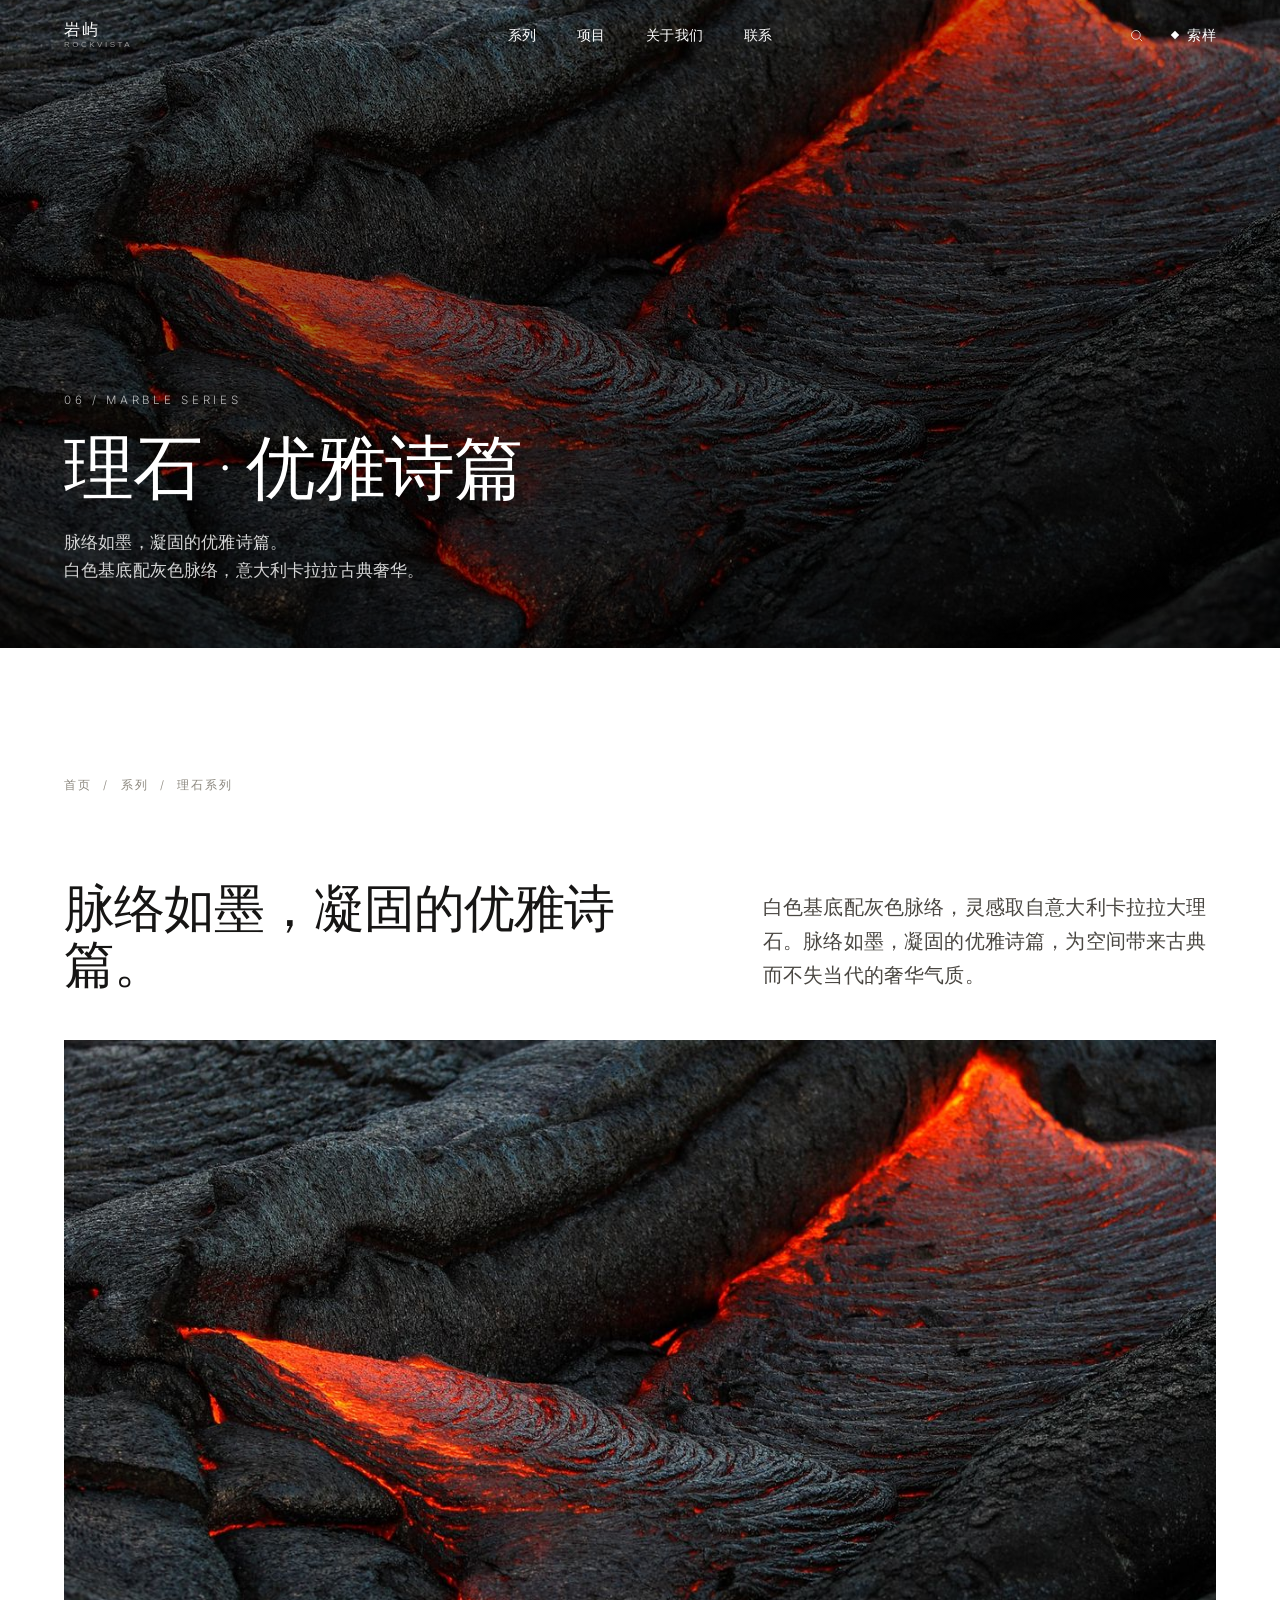
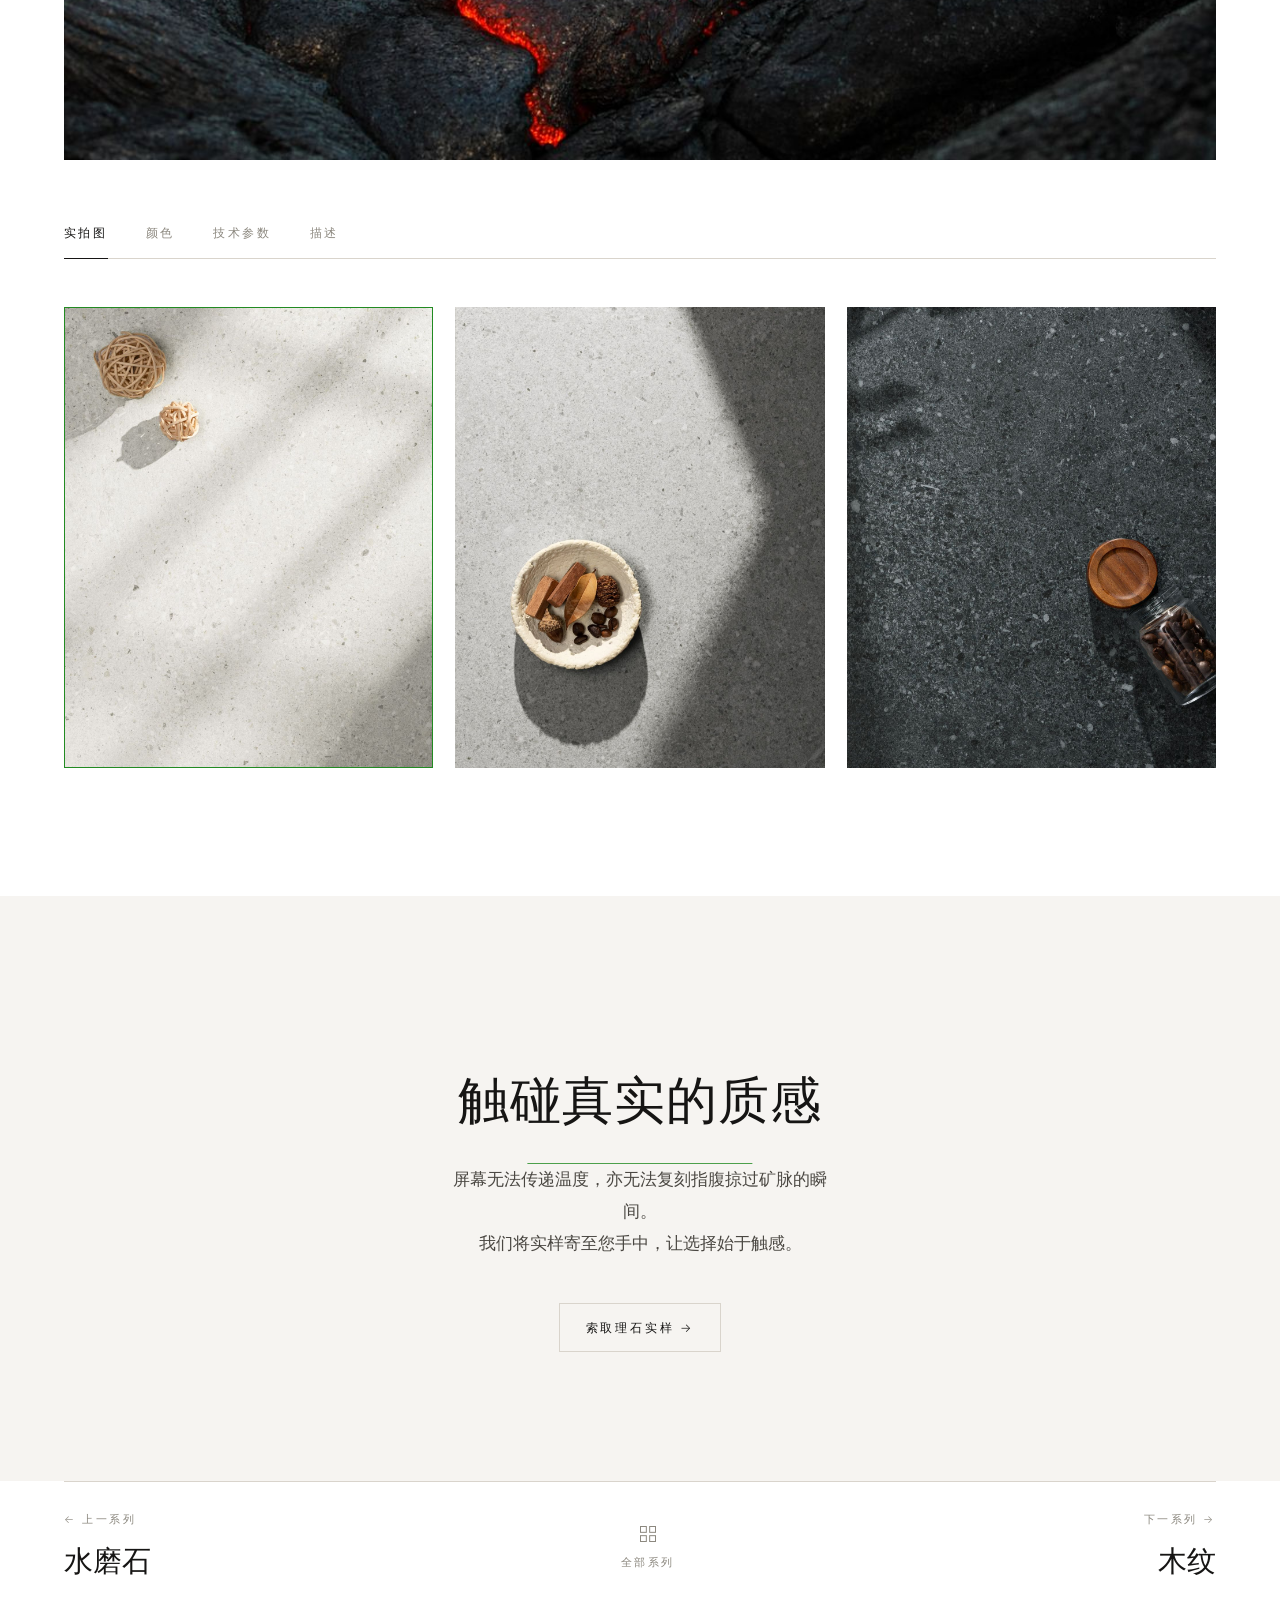
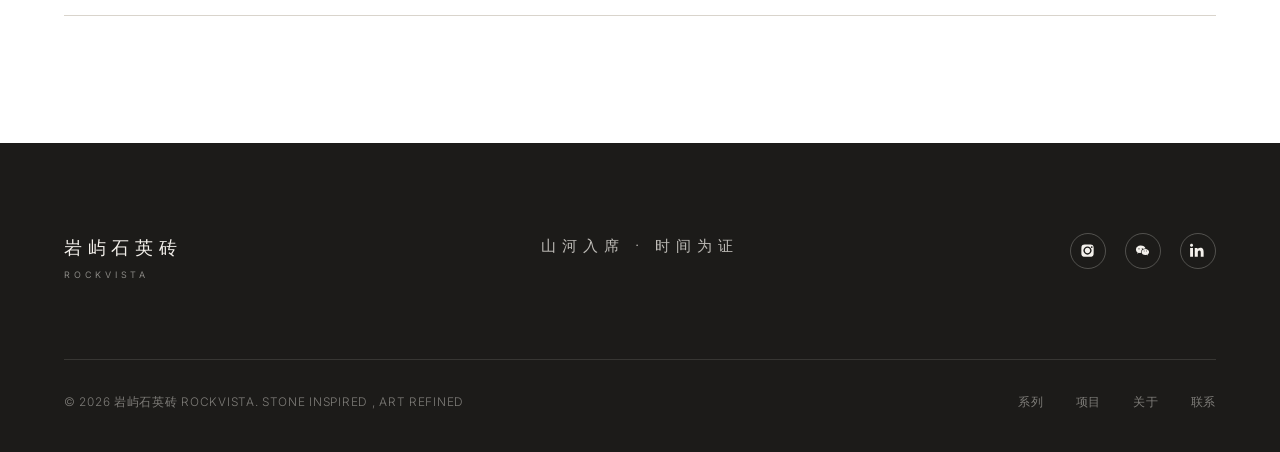
<file: marble.html>
<!DOCTYPE html>
<html lang="zh-CN">
<head>
  <meta charset="UTF-8" />
  <meta name="viewport" content="width=device-width, initial-scale=1.0" />
  <title>理石系列 Marble Veil · 岩屿石英砖 ROCKISLE</title>
  <meta name="description" content="理石系列 Marble Veil — 脉络如墨，凝固的优雅诗篇，白色基底配灰色脉络，意大利卡拉拉古典奢华。" />
  <link rel="preconnect" href="https://fonts.googleapis.com" />
  <link rel="preconnect" href="https://fonts.gstatic.com" crossorigin />
  <link href="https://fonts.googleapis.com/css2?family=Cormorant+Garamond:wght@300;400&family=Inter:wght@200;300;400&display=swap" rel="stylesheet" />
  <link rel="stylesheet" href="css/style.css" />
</head>
<body>

  <nav class="nav is-transparent" id="nav">
    <a href="index.html" class="nav__logo">岩屿<small>ROCKVISTA</small></a>
    <ul class="nav__menu">
      <li class="nav__item has-submenu">
        <a href="series.html" class="nav__link">系列</a>
        <div class="nav__submenu">
          <a href="limes.html" class="nav__sublink">莱姆石系列Limestone Series</a>
          <a href="slate.html" class="nav__sublink">板岩系列 Slate Series</a>
          <a href="travertine.html" class="nav__sublink">洞石系列 Travertine Series</a>
          <a href="granite.html" class="nav__sublink">花岗岩系列 Granite Series</a>
          <a href="terrazzo.html" class="nav__sublink">水磨石系列 Terrazzo Series</a>
          <a href="marble.html" class="nav__sublink">理石系列 Marble Series</a>
          <a href="woodgrain.html" class="nav__sublink">木纹系列 Wood Grain Series</a>
          <a href="waterscape.html" class="nav__sublink">水景系列 Water Landscape Series</a>
          <a href="accessory.html" class="nav__sublink">配套辅材系列 Accessory Products</a>
        </div>
      </li>
      <li class="nav__item"><a href="projects.html" class="nav__link">项目</a></li>
      <li class="nav__item"><a href="about.html" class="nav__link">关于我们</a></li>
      <li class="nav__item"><a href="contact.html" class="nav__link">联系</a></li>
    </ul>
    <div class="nav__actions">
      <a href="#" class="nav__search" aria-label="搜索">
        <svg viewBox="0 0 24 24"><circle cx="11" cy="11" r="7"/><path d="M21 21l-4.3-4.3"/></svg>
      </a>
      <a href="contact.html#sample" class="nav__sample"><span class="nav__sample-dot"></span>索样</a>
      <button class="nav__burger" aria-label="菜单"><span></span><span></span><span></span></button>
    </div>
  </nav>

  <div class="mobile-menu">
    <button class="mobile-menu__close" aria-label="关闭">×</button>
    <nav class="mobile-menu__nav">
      <a href="series.html" class="mobile-menu__item">系列</a>
      <div class="mobile-menu__sub">
        <a href="limes.html" class="mobile-menu__sublink">莱姆石系列Limestone Series</a>
        <a href="slate.html" class="mobile-menu__sublink">板岩系列 Slate Series</a>
        <a href="travertine.html" class="mobile-menu__sublink">洞石系列 Travertine Series</a>
        <a href="granite.html" class="mobile-menu__sublink">花岗岩系列 Granite Series</a>
        <a href="terrazzo.html" class="mobile-menu__sublink">水磨石系列 Terrazzo Series</a>
        <a href="marble.html" class="mobile-menu__sublink">理石系列 Marble Series</a>
        <a href="woodgrain.html" class="mobile-menu__sublink">木纹系列 Wood Grain Series</a>
        <a href="waterscape.html" class="mobile-menu__sublink">水景系列 Water Landscape Series</a>
        <a href="accessory.html" class="mobile-menu__sublink">配套辅材系列 Accessory Products</a>
      </div>
      <a href="projects.html" class="mobile-menu__item">项目</a>
      <a href="about.html" class="mobile-menu__item">关于我们</a>
      <a href="contact.html" class="mobile-menu__item">联系</a>
      <a href="contact.html#sample" class="mobile-menu__item mobile-menu__sample"><span class="mobile-menu__sample-dot"></span>索样</a>
    </nav>
  </div>

  <!-- ============ PAGE HERO ============ -->
  <header class="page-hero page-hero--series"
    data-bg="White marble quartz tile luxury bathroom wall and floor with elegant grey veining, soft diffused lighting, Italian classical luxury interior, polished surface reflections, fine art photography"
    data-bg-size="landscape_16_9"
    data-bg-local="images/6.理石/火山岩.jpg">
    <div class="page-hero__inner">
      <p class="page-hero__eyebrow">06 / MARBLE SERIES</p>
      <h1 class="page-hero__title">理石 · 优雅诗篇</h1>
      <p class="page-hero__lead">脉络如墨，凝固的优雅诗篇。<br />白色基底配灰色脉络，意大利卡拉拉古典奢华。</p>
    </div>
  </header>

  <!-- ============ DETAIL ============ -->
  <section class="section" id="marble">
    <div class="container">
      <div class="breadcrumb reveal"><a href="index.html">首页</a><span>/</span><a href="series.html">系列</a><span>/</span><span>理石系列</span></div>

      <div style="display:grid; grid-template-columns: 1.4fr 1fr; gap:clamp(2rem,5vw,4rem); align-items:end; margin:3rem 0">
        <div>
          <p class="eyebrow reveal">MARBLE SERIES</p>
          <div style="height:1rem"></div>
          <h2 class="display reveal reveal-delay-1" style="font-size:clamp(2.2rem,4vw,3.4rem)">脉络如墨，凝固的优雅诗篇。</h2>
        </div>
        <p class="lead reveal reveal-delay-2">白色基底配灰色脉络，灵感取自意大利卡拉拉大理石。脉络如墨，凝固的优雅诗篇，为空间带来古典而不失当代的奢华气质。</p>
      </div>

      <div class="detail-main-scene reveal"
        data-bg="White marble quartz tile luxury bathroom wall and floor with elegant grey veining, soft diffused lighting, Italian classical luxury interior, polished surface reflections, fine art photography"
        data-bg-size="landscape_16_9"
        data-bg-local="images/6.理石/火山岩.jpg"></div>

      <div class="detail-tabs reveal" style="margin-top:3rem">
        <button class="detail-tab is-active" data-tab="scenes">实拍图</button>
        <button class="detail-tab" data-tab="colors">颜色</button>
        <button class="detail-tab" data-tab="specs">技术参数</button>
        <button class="detail-tab" data-tab="desc">描述</button>
      </div>

      <div class="detail-panel" data-panel="scenes">
        <div class="scene-gallery">
          <div class="scene-gallery__item is-active" data-bg="White marble quartz tile luxury hotel reception wall with elegant grey veining, soft diffused lighting, polished surface reflections, Italian classical interior" data-bg-size="portrait" data-bg-local="images/6.理石/照片素材/IMGL9779.JPG"></div>
          <div class="scene-gallery__item" data-bg="White marble quartz tile luxury bathroom vanity wall with elegant grey veining, soft warm lighting, polished surface, spa atmosphere" data-bg-size="portrait" data-bg-local="images/6.理石/照片素材/IMGL9790.JPG"></div>
          <div class="scene-gallery__item" data-bg="Square format product photography of white marble quartz tile with elegant grey veining, soft diffused lighting, polished surface, classical Italian Carrara luxury" data-bg-size="portrait" data-bg-local="images/6.理石/照片素材/IMGL9792.JPG"></div>
        </div>
      </div>

      <div class="detail-panel is-hidden" data-panel="specs">
        <table class="spec-table">
          <tr><th>规格</th><td>600 × 1200 mm</td></tr>
          <tr><th>厚度</th><td>20 mm</td></tr>
          <tr><th>吸水率</th><td>≤ 0.1%</td></tr>
          <tr><th>防滑等级</th><td>R9</td></tr>
          <tr><th>莫氏硬度</th><td>≥ 6</td></tr>
          <tr><th>抗折强度</th><td>≥ 38 MPa</td></tr>
          <tr><th>表面工艺</th><td>侧喷+通体</td></tr>
          <tr><th>抗冻性</th><td>-20℃ 冻融循环无裂纹</td></tr>
        </table>
      </div>

      <div class="detail-panel is-hidden" data-panel="desc">
        <p class="lead" style="max-width:60ch">理石系列以喷墨渗透工艺还原卡拉拉大理石的脉络走向，每片纹理连贯自然。抛光表面如镜，映照光影，适用于玄关、背景墙、卫浴与高端商业空间。</p>
        <div style="height:1.6rem"></div>
        <a href="contact.html#sample" class="text-link">索取理石实样 →</a>
      </div>

      <div class="detail-panel is-hidden" data-panel="colors">
        <div class="detail-colors">
          <div class="color-variant">
            <img src="images/6.理石/实拍立面图/米白.jpg" alt="米白" class="color-variant__preview"  loading="lazy" />
            <span class="color-variant__name">米白</span>
            <span class="color-variant__note">White</span>
          </div>
          <div class="color-variant">
            <img src="images/6.理石/实拍立面图/浅米黄.jpg" alt="浅米黄" class="color-variant__preview"  loading="lazy" />
            <span class="color-variant__name">浅米黄</span>
            <span class="color-variant__note">Light Beige</span>
          </div>
        </div>
      </div>
    </div>
  </section>

  <!-- ============ SAMPLE CTA ============ -->
  <section class="section bg-soft sample-cta">
    <div class="container">
      <p class="eyebrow reveal">REQUEST SAMPLE</p>
      <h2 class="sample-cta__title reveal reveal-delay-1">触碰真实的质感</h2>
      <p class="sample-cta__lead reveal reveal-delay-2">
        屏幕无法传递温度，亦无法复刻指腹掠过矿脉的瞬间。<br />
        我们将实样寄至您手中，让选择始于触感。
      </p>
      <a href="contact.html#sample" class="btn-ghost reveal reveal-delay-3">索取理石实样 →</a>
    </div>
  </section>

  <!-- ============ SERIES NAV ============ -->
  <section class="section" style="padding-top:0">
    <div class="container">
      <div class="series-nav reveal">
        <a href="terrazzo.html" class="series-nav__link series-nav__link--prev">
          <span class="series-nav__dir">← 上一系列</span>
          <span class="series-nav__name">水磨石</span>
        </a>
        <a href="series.html#collections" class="series-nav__all">
          <svg viewBox="0 0 24 24" fill="none" stroke="currentColor" stroke-width="1.2"><rect x="3" y="3" width="7" height="7"/><rect x="14" y="3" width="7" height="7"/><rect x="3" y="14" width="7" height="7"/><rect x="14" y="14" width="7" height="7"/></svg>
          <span>全部系列</span>
        </a>
        <a href="woodgrain.html" class="series-nav__link series-nav__link--next">
          <span class="series-nav__dir">下一系列 →</span>
          <span class="series-nav__name">木纹</span>
        </a>
      </div>
    </div>
  </section>

  <footer class="footer">
    <div class="footer__top">
      <div class="footer__brand">岩屿石英砖<small>ROCKVISTA</small></div>
      <div class="footer__motto">山河入席 · 时间为证</div>
      <div class="footer__social">
        <a href="#" aria-label="Instagram"><svg viewBox="0 0 24 24"><path d="M12 2.2c3.2 0 3.6 0 4.9.1 1.2.1 1.8.3 2.2.4.6.2 1 .5 1.4.9.4.4.7.8.9 1.4.1.4.3 1 .4 2.2.1 1.3.1 1.7.1 4.9s0 3.6-.1 4.9c-.1 1.2-.3 1.8-.4 2.2-.2.6-.5 1-.9 1.4-.4.4-.8.7-1.4.9-.4.1-1 .3-2.2.4-1.3.1-1.7.1-4.9.1s-3.6 0-4.9-.1c-1.2-.1-1.8-.3-2.2-.4-.6-.2-1-.5-1.4-.9-.4-.4-.7-.8-.9-1.4-.1-.4-.3-1-.4-2.2C2.2 15.6 2.2 15.2 2.2 12s0-3.6.1-4.9c.1-1.2.3-1.8.4-2.2.2-.6.5-1 .9-1.4.4-.4.8-.7 1.4-.9.4-.1 1-.3 2.2-.4C8.4 2.2 8.8 2.2 12 2.2zm0 3.2c-3.4 0-6.6 3.2-6.6 6.6s3.2 6.6 6.6 6.6 6.6-3.2 6.6-6.6-3.2-6.6-6.6-6.6zm0 10.9c-2.4 0-4.3-1.9-4.3-4.3s1.9-4.3 4.3-4.3 4.3 1.9 4.3 4.3-1.9 4.3-4.3 4.3zm6.8-11.2c-.8 0-1.4.6-1.4 1.4s.6 1.4 1.4 1.4 1.4-.6 1.4-1.4-.6-1.4-1.4-1.4z"/></svg></a>
        <a href="#" aria-label="WeChat"><svg viewBox="0 0 24 24"><path d="M9 4C4.8 4 1.5 6.8 1.5 10.2c0 1.9 1 3.6 2.7 4.8L3.4 17l2.7-1.4c.9.3 1.9.4 2.9.4h.6c-.1-.4-.2-.9-.2-1.3 0-3.2 3.1-5.8 6.9-5.8h.6C16.2 6 12.9 4 9 4zm-2.6 4.3c.6 0 1 .5 1 1s-.5 1-1 1-1-.5-1-1 .4-1 1-1zm5.2 0c.6 0 1 .5 1 1s-.5 1-1 1-1-.5-1-1 .4-1 1-1z"/><path d="M22.5 14.3c0-2.7-2.7-4.9-6-4.9s-6 2.2-6 4.9 2.7 4.9 6 4.9c.7 0 1.4-.1 2.1-.3l2.1 1.1-.6-1.7c1.4-.9 2.4-2.3 2.4-4zm-7.9-.7c-.4 0-.8-.3-.8-.8s.3-.8.8-.8.8.3.8.8-.4.8-.8.8zm3.8 0c-.4 0-.8-.3-.8-.8s.3-.8.8-.8.8.3.8.8-.4.8-.8.8z"/></svg></a>
        <a href="#" aria-label="LinkedIn"><svg viewBox="0 0 24 24"><path d="M4.98 3.5C4.98 4.88 3.87 6 2.5 6S0 4.88 0 3.5 1.12 1 2.5 1s2.48 1.12 2.48 2.5zM.2 8h4.6v14H.2V8zm7.4 0h4.4v1.9h.1c.6-1.1 2.1-2.3 4.3-2.3 4.6 0 5.4 3 5.4 7v7.4h-4.6v-6.6c0-1.6 0-3.6-2.2-3.6s-2.5 1.7-2.5 3.5V22H7.6V8z"/></svg></a>
      </div>
    </div>
    <div class="footer__bottom">
      <span>© <span data-year>2026</span> 岩屿石英砖 ROCKVISTA. STONE INSPIRED , ART REFINED</span>
      <div class="footer__nav">
        <a href="series.html">系列</a>
        <a href="projects.html">项目</a>
        <a href="about.html">关于</a>
        <a href="contact.html">联系</a>
      </div>
    </div>
  </footer>

  <script src="js/main.js"></script>
</body>
</html>
</file>
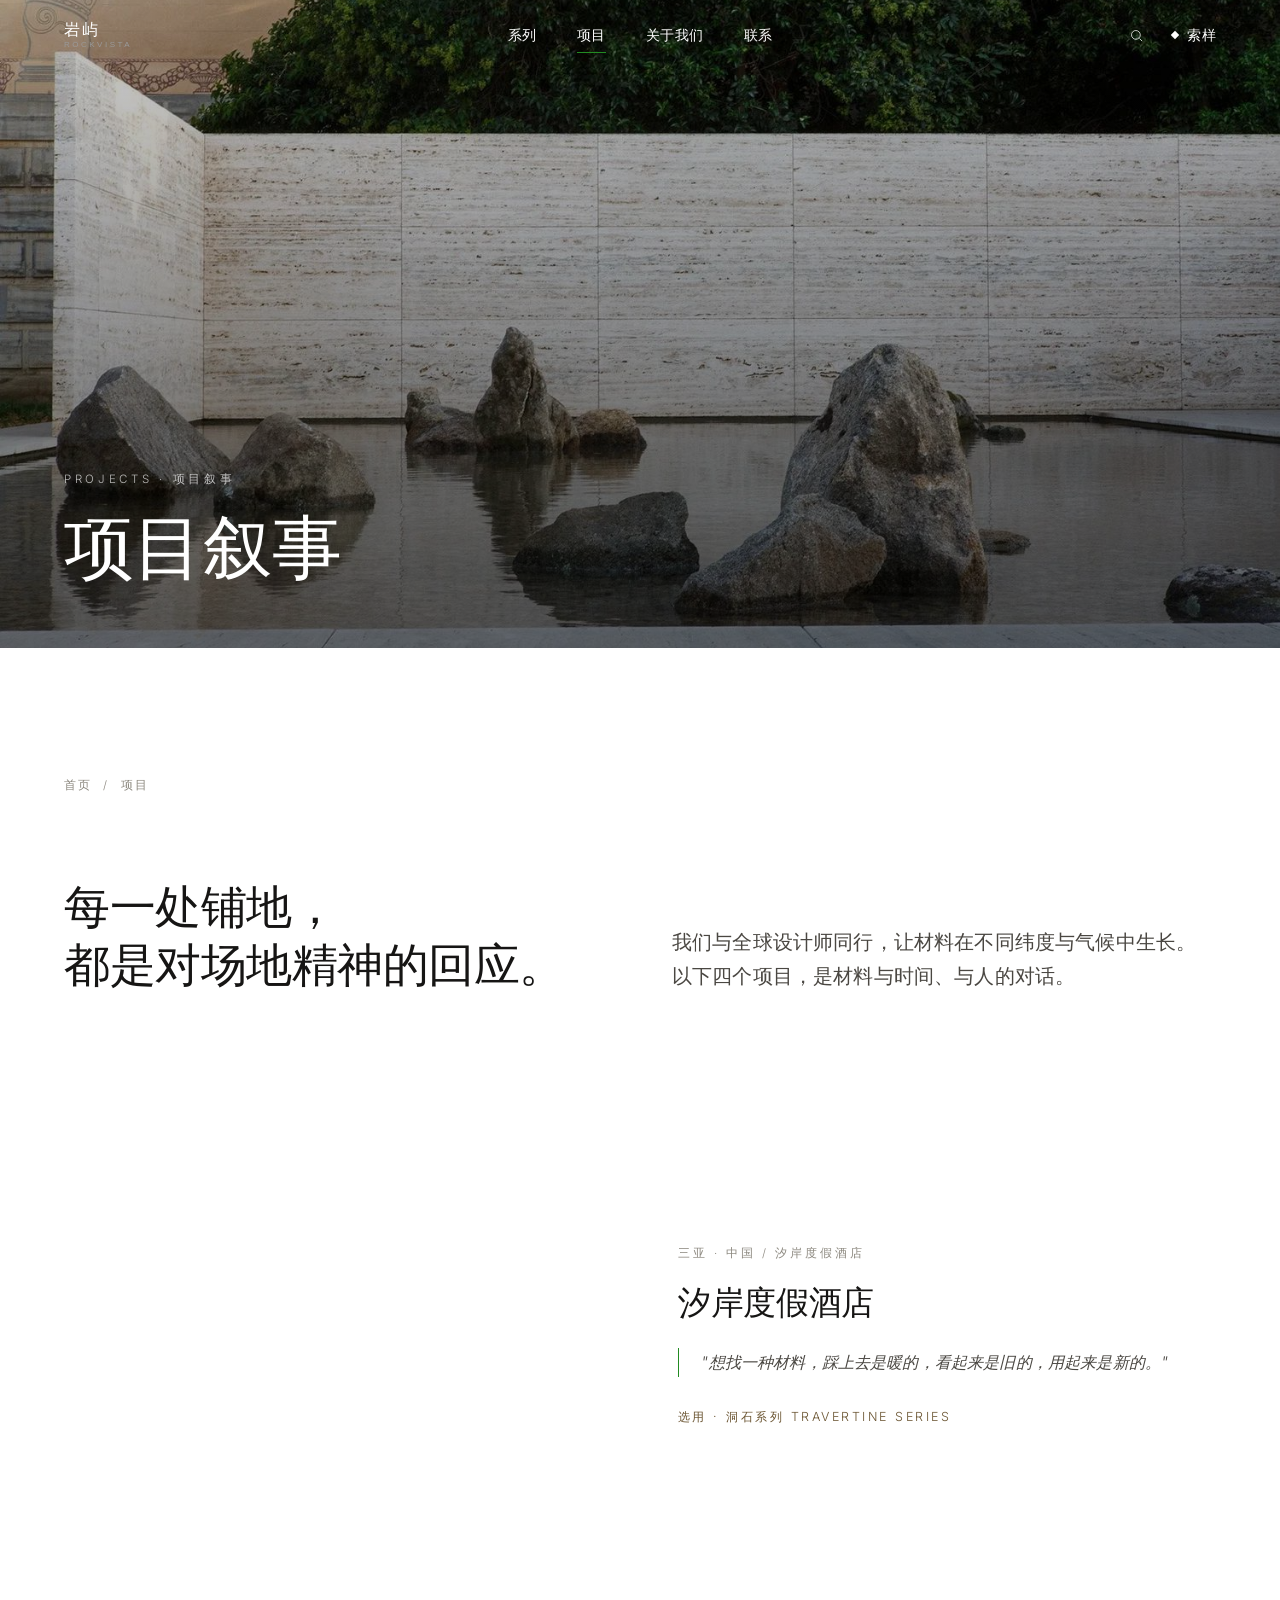
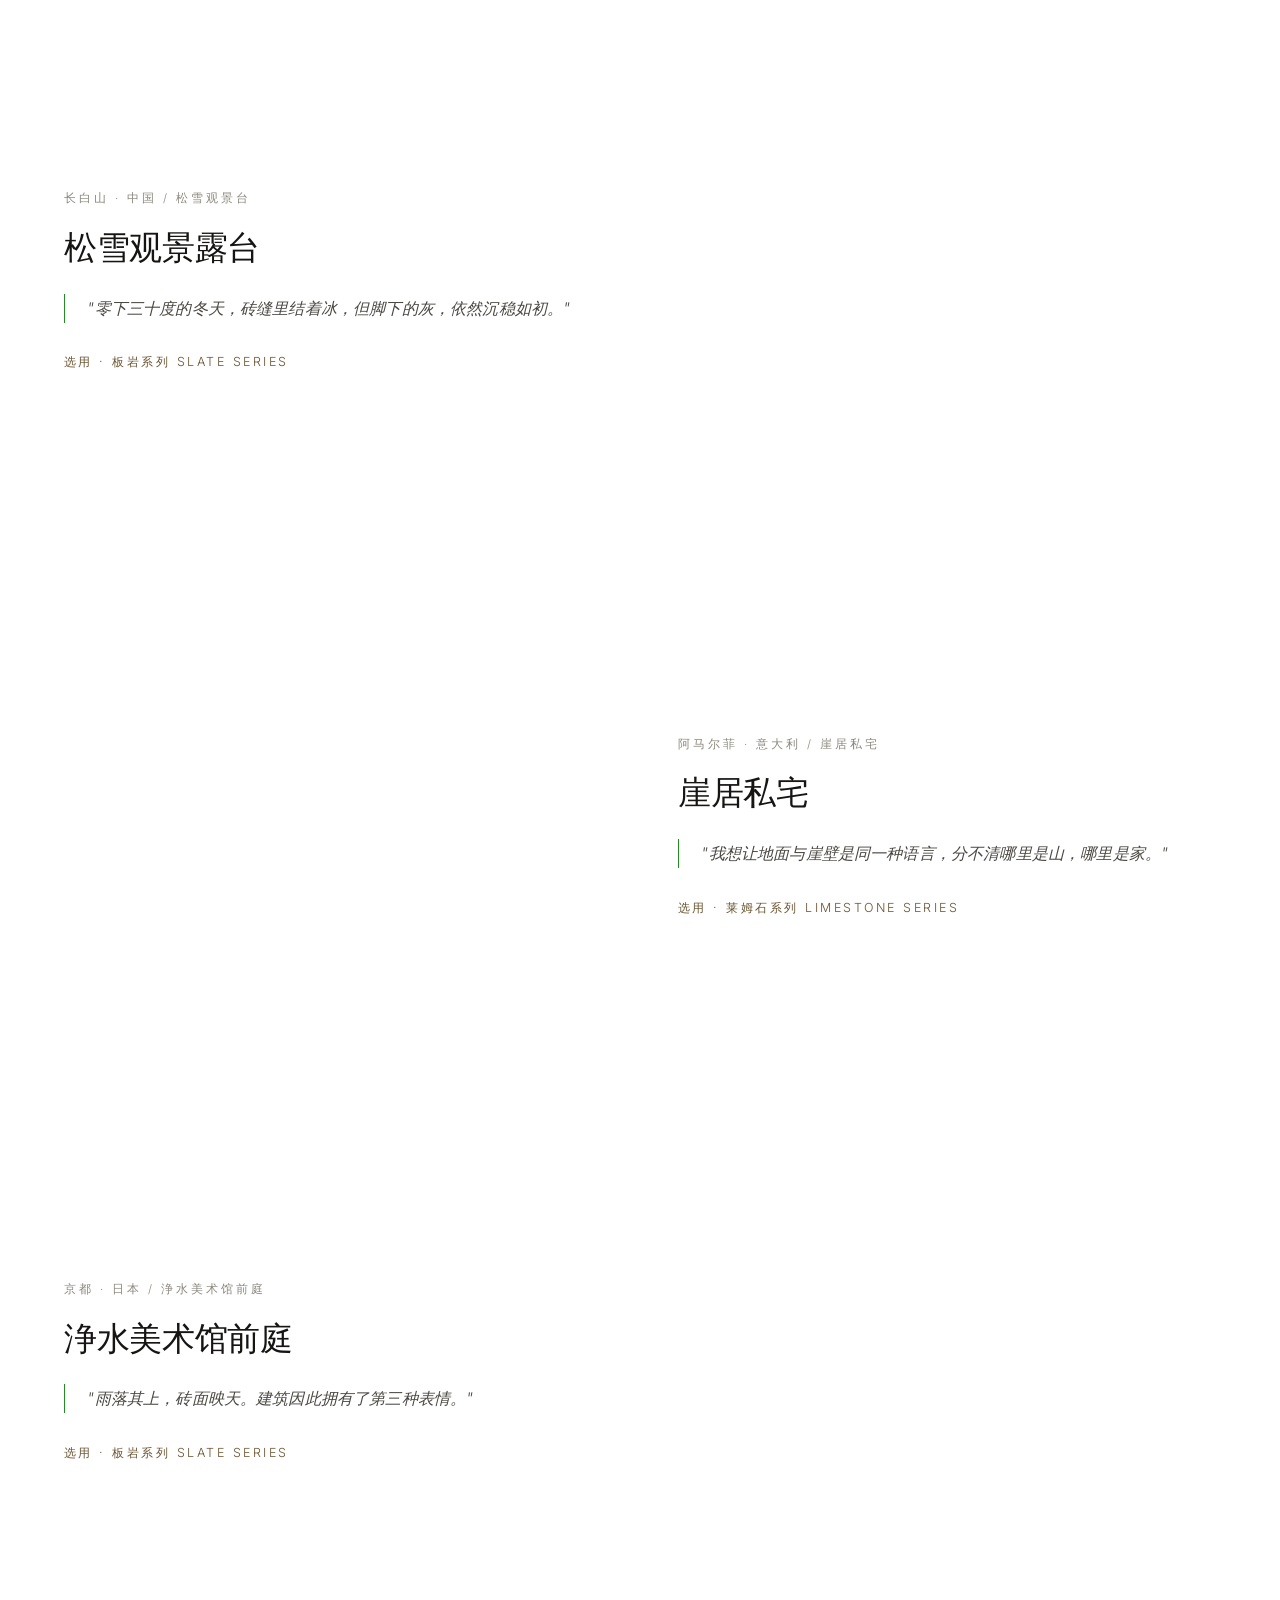
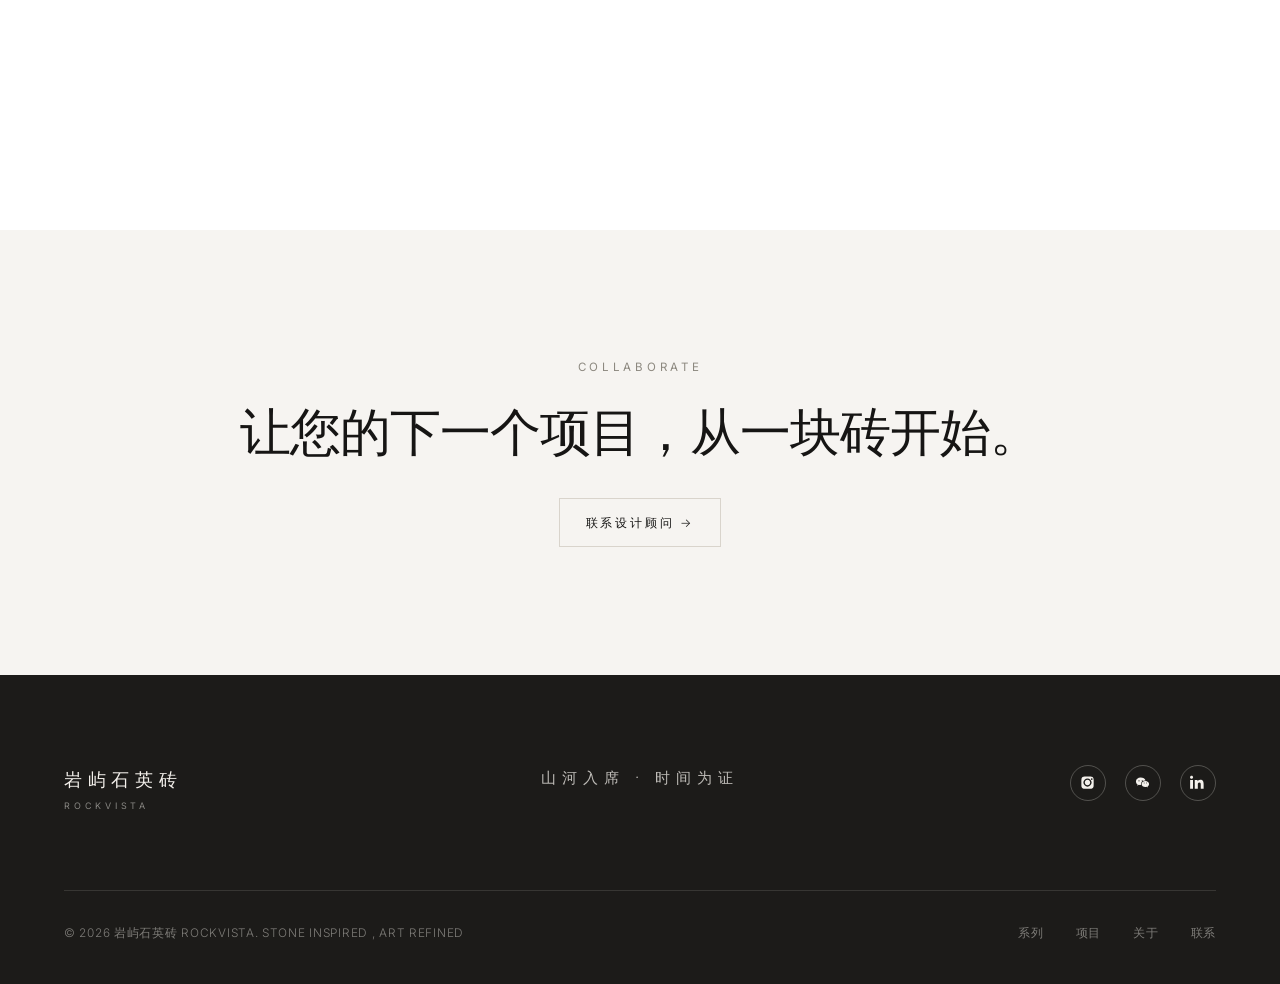
<file: projects.html>
<!DOCTYPE html>
<html lang="zh-CN">
<head>
  <meta charset="UTF-8" />
  <meta name="viewport" content="width=device-width, initial-scale=1.0" />
  <title>项目叙事 · 岩屿石英砖 ROCKISLE</title>
  <meta name="description" content="岩屿石英砖全球项目叙事。从热带滨海泳池到高寒山区观景露台，让材料与时间共生。" />
  <link rel="preconnect" href="https://fonts.googleapis.com" />
  <link rel="preconnect" href="https://fonts.gstatic.com" crossorigin />
  <link href="https://fonts.googleapis.com/css2?family=Cormorant+Garamond:wght@300;400&family=Inter:wght@200;300;400&display=swap" rel="stylesheet" />
  <link rel="stylesheet" href="css/style.css" />
</head>
<body>

  <nav class="nav is-transparent" id="nav">
    <a href="index.html" class="nav__logo">岩屿<small>ROCKVISTA</small></a>
    <ul class="nav__menu">
      <li class="nav__item has-submenu">
        <a href="series.html" class="nav__link">系列</a>
        <div class="nav__submenu">
          <a href="limes.html" class="nav__sublink">莱姆石系列Limestone Series</a>
          <a href="slate.html" class="nav__sublink">板岩系列 Slate Series</a>
          <a href="travertine.html" class="nav__sublink">洞石系列 Travertine Series</a>
          <a href="granite.html" class="nav__sublink">花岗岩系列 Granite Series</a>
          <a href="terrazzo.html" class="nav__sublink">水磨石系列 Terrazzo Series</a>
          <a href="marble.html" class="nav__sublink">理石系列 Marble Series</a>
          <a href="woodgrain.html" class="nav__sublink">木纹系列 Wood Grain Series</a>
          <a href="waterscape.html" class="nav__sublink">水景系列 Water Landscape Series</a>
          <a href="accessory.html" class="nav__sublink">配套辅材系列 Accessory Products</a>
        </div>
      </li>
      <li class="nav__item"><a href="projects.html" class="nav__link">项目</a></li>
      <li class="nav__item"><a href="about.html" class="nav__link">关于我们</a></li>
      <li class="nav__item"><a href="contact.html" class="nav__link">联系</a></li>
    </ul>
    <div class="nav__actions">
      <a href="#" class="nav__search" aria-label="搜索">
        <svg viewBox="0 0 24 24"><circle cx="11" cy="11" r="7"/><path d="M21 21l-4.3-4.3"/></svg>
      </a>
      <a href="contact.html#sample" class="nav__sample"><span class="nav__sample-dot"></span>索样</a>
      <button class="nav__burger" aria-label="菜单"><span></span><span></span><span></span></button>
    </div>
  </nav>

  <div class="mobile-menu">
    <button class="mobile-menu__close" aria-label="关闭">×</button>
    <nav class="mobile-menu__nav">
      <a href="series.html" class="mobile-menu__item">系列</a>
      <div class="mobile-menu__sub">
        <a href="limes.html" class="mobile-menu__sublink">莱姆石系列Limestone Series</a>
        <a href="slate.html" class="mobile-menu__sublink">板岩系列 Slate Series</a>
        <a href="travertine.html" class="mobile-menu__sublink">洞石系列 Travertine Series</a>
        <a href="granite.html" class="mobile-menu__sublink">花岗岩系列 Granite Series</a>
        <a href="terrazzo.html" class="mobile-menu__sublink">水磨石系列 Terrazzo Series</a>
        <a href="marble.html" class="mobile-menu__sublink">理石系列 Marble Series</a>
        <a href="woodgrain.html" class="mobile-menu__sublink">木纹系列 Wood Grain Series</a>
        <a href="waterscape.html" class="mobile-menu__sublink">水景系列 Water Landscape Series</a>
        <a href="accessory.html" class="mobile-menu__sublink">配套辅材系列 Accessory Products</a>
      </div>
      <a href="projects.html" class="mobile-menu__item">项目</a>
      <a href="about.html" class="mobile-menu__item">关于我们</a>
      <a href="contact.html" class="mobile-menu__item">联系</a>
      <a href="contact.html#sample" class="mobile-menu__item mobile-menu__sample"><span class="mobile-menu__sample-dot"></span>索样</a>
    </nav>
  </div>

  <!-- ============ PAGE HERO ============ -->
  <header class="page-hero"
    data-bg="Exposed ancient limestone strata in a mountainous landscape at dawn, weathered geological formations, soft warm light revealing sedimentary layers, monumental and serene, fine art landscape photography, earth tones"
    data-bg-size="landscape_16_9"
    data-bg-local="images/项目/项目1.jpg">
    <div class="page-hero__inner">
      <p class="page-hero__eyebrow">PROJECTS · 项目叙事</p>
      <h1 class="page-hero__title">项目叙事</h1>
    </div>
  </header>

  <!-- ============ INTRO ============ -->
  <section class="section">
    <div class="container">
      <div class="breadcrumb reveal"><a href="index.html">首页</a><span>/</span><span>项目</span></div>
      <div style="display:grid; grid-template-columns: 1fr 1fr; gap:clamp(2rem,5vw,5rem); align-items:end">
        <div>
          <p class="eyebrow reveal">SELECTED WORKS</p>
          <div style="height:1.4rem"></div>
          <h2 class="section-title reveal reveal-delay-1">
            每一处铺地，<br />都是对场地精神的回应。
          </h2>
        </div>
        <p class="lead reveal reveal-delay-2">
          我们与全球设计师同行，让材料在不同纬度与气候中生长。
          以下四个项目，是材料与时间、与人的对话。
        </p>
      </div>
    </div>
  </section>

  <!-- ============ CASES ============ -->
  <section class="section" style="padding-top:0">
    <div class="container">

      <!-- Case 1 -->
      <article class="case">
        <div class="case__media reveal"
          data-bg="Tropical seaside resort hotel pool deck paved with warm travertine quartz tiles, palm trees, turquoise infinity pool, sunset golden reflection, luxury hospitality architecture"
          data-bg-size="landscape_4_3"></div>
        <div class="case__body">
          <p class="case__location reveal">三亚 · 中国 / 汐岸度假酒店</p>
          <h3 class="case__title reveal reveal-delay-1">汐岸度假酒店</h3>
          <blockquote class="case__quote reveal reveal-delay-2">
            "想找一种材料，踩上去是暖的，看起来是旧的，用起来是新的。"
          </blockquote>
          <p class="case__series reveal reveal-delay-3">选用 · 洞石系列 Travertine Series</p>
        </div>
      </article>

      <!-- Case 2 -->
      <article class="case">
        <div class="case__media reveal"
          data-bg="Mountain cabin terrace paved with dark slate quartz tiles overlooking snowy peaks, misty alpine forest, cold climate, contemplative architecture, dramatic clouds"
          data-bg-size="landscape_4_3"></div>
        <div class="case__body">
          <p class="case__location reveal">长白山 · 中国 / 松雪观景台</p>
          <h3 class="case__title reveal reveal-delay-1">松雪观景露台</h3>
          <blockquote class="case__quote reveal reveal-delay-2">
            "零下三十度的冬天，砖缝里结着冰，但脚下的灰，依然沉稳如初。"
          </blockquote>
          <p class="case__series reveal reveal-delay-3">选用 · 板岩系列 Slate Series</p>
        </div>
      </article>

      <!-- Case 3 -->
      <article class="case">
        <div class="case__media reveal"
          data-bg="Mediterranean cliffside villa courtyard paved with beige limestone quartz tiles, olive tree shadows, arched colonnade, azure sea in background, warm golden hour, timeless"
          data-bg-size="landscape_4_3"></div>
        <div class="case__body">
          <p class="case__location reveal">阿马尔菲 · 意大利 / 崖居私宅</p>
          <h3 class="case__title reveal reveal-delay-1">崖居私宅</h3>
          <blockquote class="case__quote reveal reveal-delay-2">
            "我想让地面与崖壁是同一种语言，分不清哪里是山，哪里是家。"
          </blockquote>
          <p class="case__series reveal reveal-delay-3">选用 · 莱姆石系列 Limestone Series</p>
        </div>
      </article>

      <!-- Case 4 -->
      <article class="case">
        <div class="case__media reveal"
          data-bg="Urban museum plaza paved with large format grey quartz tiles, reflecting pool, minimalist civic architecture, overcast diffused light, geometric composition"
          data-bg-size="landscape_4_3"></div>
        <div class="case__body">
          <p class="case__location reveal">京都 · 日本 / 浄水美术馆前庭</p>
          <h3 class="case__title reveal reveal-delay-1">浄水美术馆前庭</h3>
          <blockquote class="case__quote reveal reveal-delay-2">
            "雨落其上，砖面映天。建筑因此拥有了第三种表情。"
          </blockquote>
          <p class="case__series reveal reveal-delay-3">选用 · 板岩系列 Slate Series</p>
        </div>
      </article>

    </div>
  </section>

  <!-- ============ CTA ============ -->
  <section class="section bg-soft">
    <div class="container" style="text-align:center">
      <p class="eyebrow reveal">COLLABORATE</p>
      <div style="height:1.6rem"></div>
      <h2 class="display reveal reveal-delay-1" style="font-size:clamp(2rem,4vw,3.2rem); text-align:center">让您的下一个项目，从一块砖开始。</h2>
      <div style="height:2.4rem"></div>
      <a href="contact.html" class="btn-ghost reveal reveal-delay-2">联系设计顾问 →</a>
    </div>
  </section>

  <!-- ============ FOOTER ============ -->
  <footer class="footer">
    <div class="footer__top">
      <div class="footer__brand">岩屿石英砖<small>ROCKVISTA</small></div>
      <div class="footer__motto">山河入席 · 时间为证</div>
      <div class="footer__social">
        <a href="#" aria-label="Instagram"><svg viewBox="0 0 24 24"><path d="M12 2.2c3.2 0 3.6 0 4.9.1 1.2.1 1.8.3 2.2.4.6.2 1 .5 1.4.9.4.4.7.8.9 1.4.1.4.3 1 .4 2.2.1 1.3.1 1.7.1 4.9s0 3.6-.1 4.9c-.1 1.2-.3 1.8-.4 2.2-.2.6-.5 1-.9 1.4-.4.4-.8.7-1.4.9-.4.1-1 .3-2.2.4-1.3.1-1.7.1-4.9.1s-3.6 0-4.9-.1c-1.2-.1-1.8-.3-2.2-.4-.6-.2-1-.5-1.4-.9-.4-.4-.7-.8-.9-1.4-.1-.4-.3-1-.4-2.2C2.2 15.6 2.2 15.2 2.2 12s0-3.6.1-4.9c.1-1.2.3-1.8.4-2.2.2-.6.5-1 .9-1.4.4-.4.8-.7 1.4-.9.4-.1 1-.3 2.2-.4C8.4 2.2 8.8 2.2 12 2.2zm0 3.2c-3.4 0-6.6 3.2-6.6 6.6s3.2 6.6 6.6 6.6 6.6-3.2 6.6-6.6-3.2-6.6-6.6-6.6zm0 10.9c-2.4 0-4.3-1.9-4.3-4.3s1.9-4.3 4.3-4.3 4.3 1.9 4.3 4.3-1.9 4.3-4.3 4.3zm6.8-11.2c-.8 0-1.4.6-1.4 1.4s.6 1.4 1.4 1.4 1.4-.6 1.4-1.4-.6-1.4-1.4-1.4z"/></svg></a>
        <a href="#" aria-label="WeChat"><svg viewBox="0 0 24 24"><path d="M9 4C4.8 4 1.5 6.8 1.5 10.2c0 1.9 1 3.6 2.7 4.8L3.4 17l2.7-1.4c.9.3 1.9.4 2.9.4h.6c-.1-.4-.2-.9-.2-1.3 0-3.2 3.1-5.8 6.9-5.8h.6C16.2 6 12.9 4 9 4zm-2.6 4.3c.6 0 1 .5 1 1s-.5 1-1 1-1-.5-1-1 .4-1 1-1zm5.2 0c.6 0 1 .5 1 1s-.5 1-1 1-1-.5-1-1 .4-1 1-1z"/><path d="M22.5 14.3c0-2.7-2.7-4.9-6-4.9s-6 2.2-6 4.9 2.7 4.9 6 4.9c.7 0 1.4-.1 2.1-.3l2.1 1.1-.6-1.7c1.4-.9 2.4-2.3 2.4-4zm-7.9-.7c-.4 0-.8-.3-.8-.8s.3-.8.8-.8.8.3.8.8-.4.8-.8.8zm3.8 0c-.4 0-.8-.3-.8-.8s.3-.8.8-.8.8.3.8.8-.4.8-.8.8z"/></svg></a>
        <a href="#" aria-label="LinkedIn"><svg viewBox="0 0 24 24"><path d="M4.98 3.5C4.98 4.88 3.87 6 2.5 6S0 4.88 0 3.5 1.12 1 2.5 1s2.48 1.12 2.48 2.5zM.2 8h4.6v14H.2V8zm7.4 0h4.4v1.9h.1c.6-1.1 2.1-2.3 4.3-2.3 4.6 0 5.4 3 5.4 7v7.4h-4.6v-6.6c0-1.6 0-3.6-2.2-3.6s-2.5 1.7-2.5 3.5V22H7.6V8z"/></svg></a>
      </div>
    </div>
    <div class="footer__bottom">
      <span>© <span data-year>2026</span> 岩屿石英砖 ROCKVISTA. STONE INSPIRED , ART REFINED</span>
      <div class="footer__nav">
        <a href="series.html">系列</a>
        <a href="projects.html">项目</a>
        <a href="about.html">关于</a>
        <a href="contact.html">联系</a>
      </div>
    </div>
  </footer>

  <script src="js/main.js"></script>
</body>
</html>
</file>
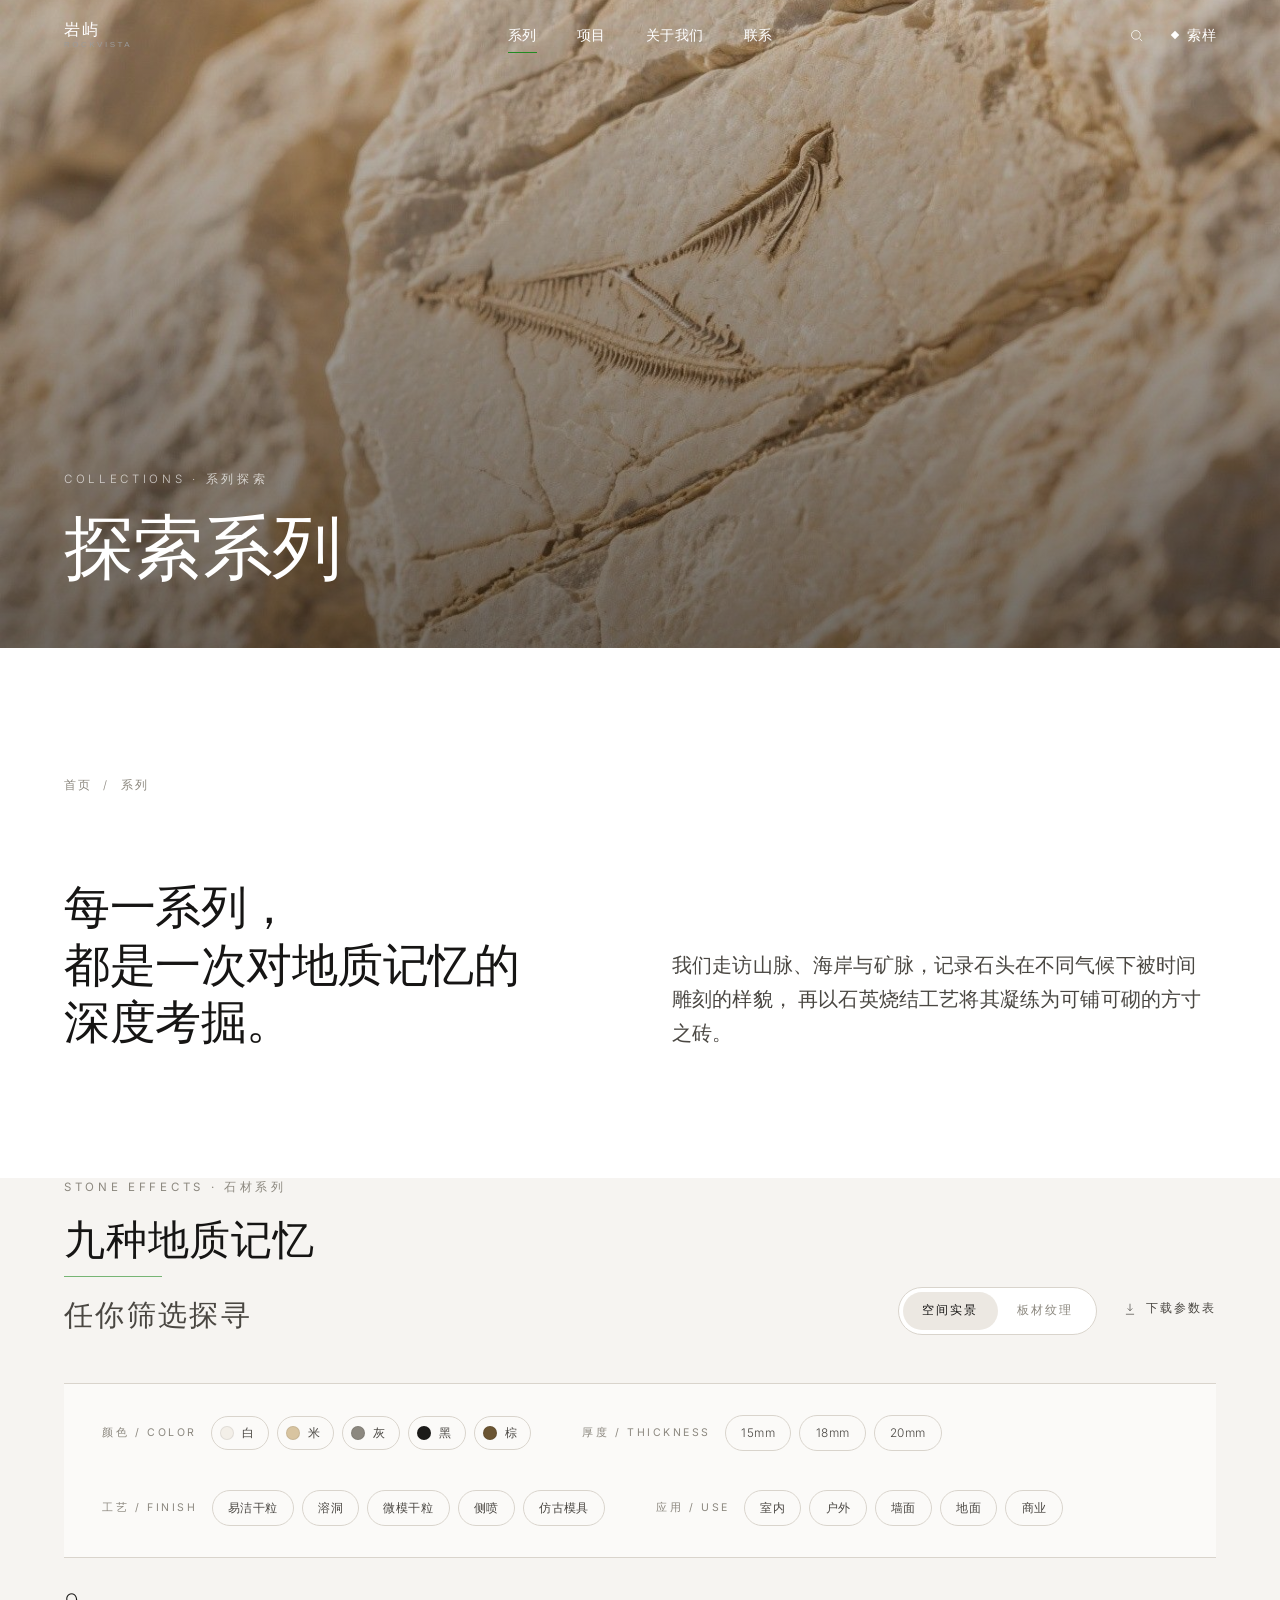
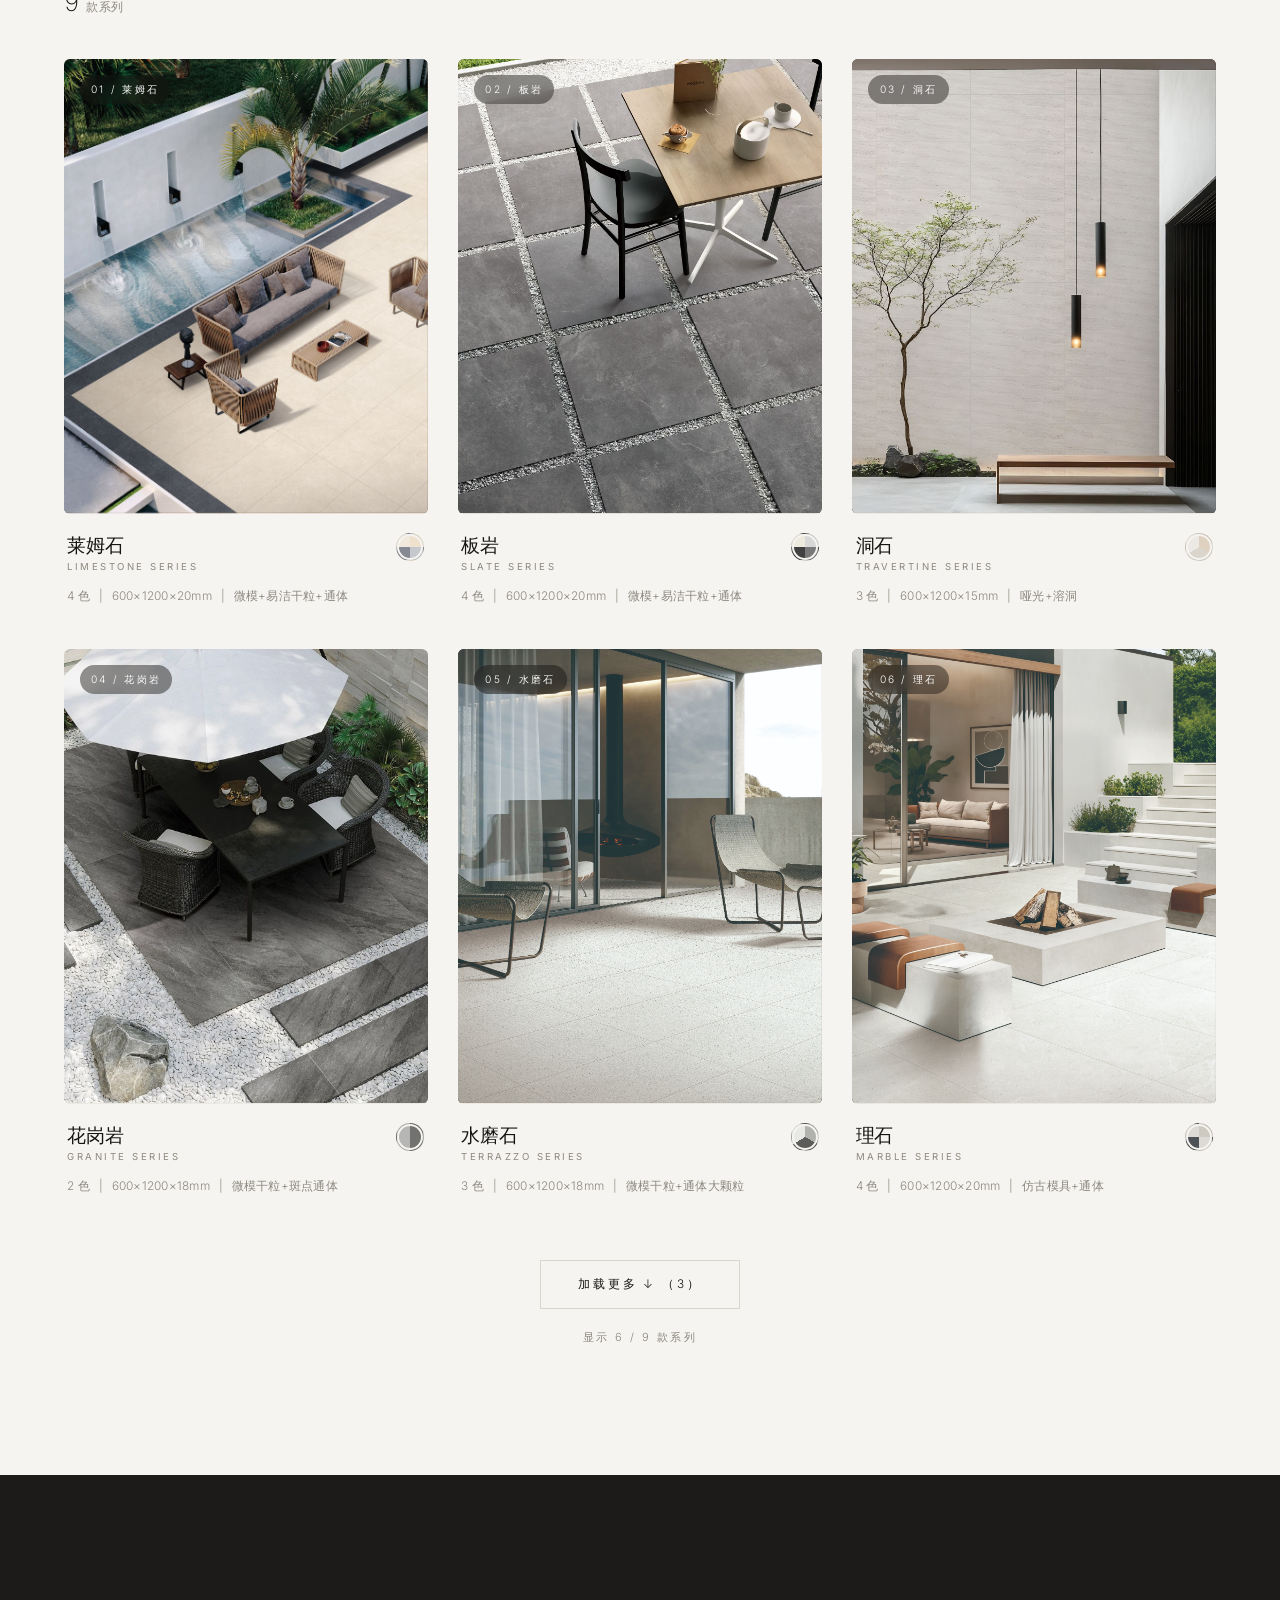
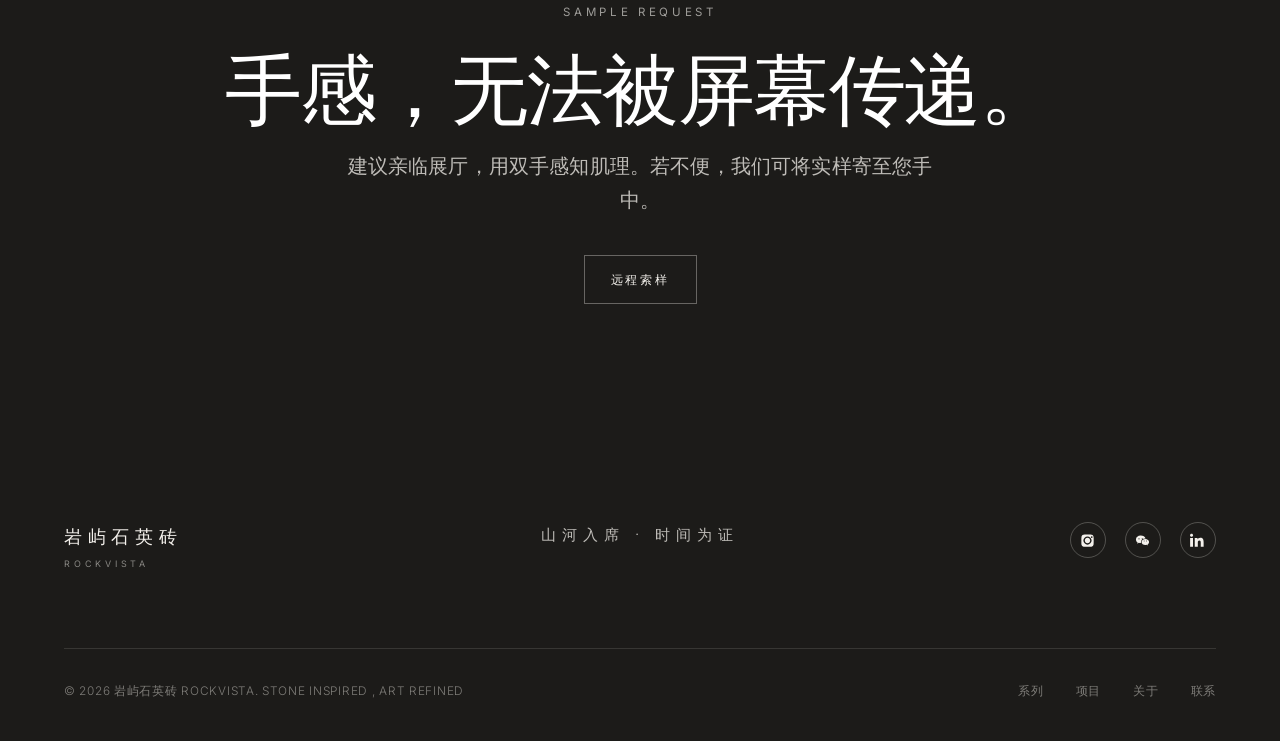
<file: series.html>
<!DOCTYPE html>
<html lang="zh-CN">
<head>
  <meta charset="UTF-8" />
  <meta name="viewport" content="width=device-width, initial-scale=1.0" />
  <title>探索系列 · 岩屿石英砖 ROCKISLE</title>
  <meta name="description" content="岩屿石英砖九大系列：莱姆石 Limes Legacy、板岩 Slate Codex、洞石 Travertine Tapestry 等。每一系列，都是一次对地质记忆的深度考掘。" />
  <link rel="preconnect" href="https://fonts.googleapis.com" />
  <link rel="preconnect" href="https://fonts.gstatic.com" crossorigin />
  <link href="https://fonts.googleapis.com/css2?family=Cormorant+Garamond:wght@300;400&family=Inter:wght@200;300;400&display=swap" rel="stylesheet" />
  <link rel="stylesheet" href="css/style.css" />
</head>
<body>

  <nav class="nav is-transparent" id="nav">
    <a href="index.html" class="nav__logo">岩屿<small>ROCKVISTA</small></a>
    <ul class="nav__menu">
      <li class="nav__item has-submenu">
        <a href="series.html" class="nav__link">系列</a>
        <div class="nav__submenu">
          <a href="limes.html" class="nav__sublink">莱姆石系列Limestone Series</a>
          <a href="slate.html" class="nav__sublink">板岩系列 Slate Series</a>
          <a href="travertine.html" class="nav__sublink">洞石系列 Travertine Series</a>
          <a href="granite.html" class="nav__sublink">花岗岩系列 Granite Series</a>
          <a href="terrazzo.html" class="nav__sublink">水磨石系列 Terrazzo Series</a>
          <a href="marble.html" class="nav__sublink">理石系列 Marble Series</a>
          <a href="woodgrain.html" class="nav__sublink">木纹系列 Wood Grain Series</a>
          <a href="waterscape.html" class="nav__sublink">水景系列 Water Landscape Series</a>
          <a href="accessory.html" class="nav__sublink">配套辅材系列 Accessory Products</a>
        </div>
      </li>
      <li class="nav__item"><a href="projects.html" class="nav__link">项目</a></li>
      <li class="nav__item"><a href="about.html" class="nav__link">关于我们</a></li>
      <li class="nav__item"><a href="contact.html" class="nav__link">联系</a></li>
    </ul>
    <div class="nav__actions">
      <a href="#" class="nav__search" aria-label="搜索">
        <svg viewBox="0 0 24 24"><circle cx="11" cy="11" r="7"/><path d="M21 21l-4.3-4.3"/></svg>
      </a>
      <a href="contact.html#sample" class="nav__sample"><span class="nav__sample-dot"></span>索样</a>
      <button class="nav__burger" aria-label="菜单"><span></span><span></span><span></span></button>
    </div>
  </nav>

  <div class="mobile-menu">
    <button class="mobile-menu__close" aria-label="关闭">×</button>
    <nav class="mobile-menu__nav">
      <a href="series.html" class="mobile-menu__item">系列</a>
      <div class="mobile-menu__sub">
        <a href="limes.html" class="mobile-menu__sublink">莱姆石系列Limestone Series</a>
        <a href="slate.html" class="mobile-menu__sublink">板岩系列 Slate Series</a>
        <a href="travertine.html" class="mobile-menu__sublink">洞石系列 Travertine Series</a>
        <a href="granite.html" class="mobile-menu__sublink">花岗岩系列 Granite Series</a>
        <a href="terrazzo.html" class="mobile-menu__sublink">水磨石系列 Terrazzo Series</a>
        <a href="marble.html" class="mobile-menu__sublink">理石系列 Marble Series</a>
        <a href="woodgrain.html" class="mobile-menu__sublink">木纹系列 Wood Grain Series</a>
        <a href="waterscape.html" class="mobile-menu__sublink">水景系列 Water Landscape Series</a>
        <a href="accessory.html" class="mobile-menu__sublink">配套辅材系列 Accessory Products</a>
      </div>
      <a href="projects.html" class="mobile-menu__item">项目</a>
      <a href="about.html" class="mobile-menu__item">关于我们</a>
      <a href="contact.html" class="mobile-menu__item">联系</a>
      <a href="contact.html#sample" class="mobile-menu__item mobile-menu__sample"><span class="mobile-menu__sample-dot"></span>索样</a>
    </nav>
  </div>

  <!-- ============ PAGE HERO ============ -->
  <header class="page-hero"
    data-bg="Macro detail of beige limestone stone surface, soft directional natural light revealing subtle fossil veins and geological texture, warm neutral tones, fine art material photography, shallow depth of field"
    data-bg-size="landscape_16_9"
    data-bg-local="images/series/01-hero.jpg">
    <div class="page-hero__inner">
      <p class="page-hero__eyebrow">COLLECTIONS · 系列探索</p>
      <h1 class="page-hero__title">探索系列</h1>
    </div>
  </header>

  <!-- ============ INTRO ============ -->
  <section class="section">
    <div class="container">
      <div class="breadcrumb reveal"><a href="index.html">首页</a><span>/</span><span>系列</span></div>
      <div style="display:grid; grid-template-columns: 1fr 1fr; gap:clamp(2rem,5vw,5rem); align-items:end">
        <div>
          <p class="eyebrow reveal">ROCKISLE SERIES</p>
          <div style="height:1.4rem"></div>
          <h2 class="section-title reveal reveal-delay-1">
            每一系列，<br />都是一次对地质记忆的<br />深度考掘。
          </h2>
        </div>
        <p class="lead reveal reveal-delay-2">
          我们走访山脉、海岸与矿脉，记录石头在不同气候下被时间雕刻的样貌，
          再以石英烧结工艺将其凝练为可铺可砌的方寸之砖。
        </p>
      </div>
    </div>
  </section>

  <!-- ============ STONE EFFECT LIST (Cotto d'Este style) ============ -->
  <section class="section bg-soft stone-list" style="padding-top:0" id="collections">
    <div class="container">

      <!-- Header: title + view toggle + designer tools -->
      <div class="stone-list__head reveal">
        <div class="stone-list__title-wrap">
          <p class="eyebrow">STONE EFFECTS · 石材系列</p>
          <div style="height:0.9rem"></div>
          <h2 class="stone-list__title">
            <span class="stone-list__title-main">九种地质记忆</span>
            <span class="stone-list__title-sub">任你筛选探寻</span>
          </h2>
        </div>
        <div class="stone-list__tools">
          <div class="view-toggle" role="tablist" aria-label="视图模式">
            <button class="view-toggle__btn is-active" data-view="ambient" role="tab" aria-selected="true">空间实景</button>
            <button class="view-toggle__btn" data-view="texture" role="tab" aria-selected="false">板材纹理</button>
            <span class="view-toggle__indicator" aria-hidden="true"></span>
          </div>
          <a class="tool-link" href="contact.html#sample">
            <svg viewBox="0 0 24 24" fill="none" stroke="currentColor" stroke-width="1.2"><path d="M12 3v12m0 0l-4-4m4 4l4-4M5 21h14"/></svg>
            下载参数表
          </a>
        </div>
      </div>

      <!-- Facet filter bar -->
      <div class="filter-bar reveal" id="filterBar">
        <div class="filter-bar__group">
          <span class="filter-bar__label">颜色 / Color</span>
          <div class="filter-bar__opts filter-bar__opts--color">
            <button class="color-chip" data-facet="color" data-val="white" style="--sw:#f3efe8"><i></i><span>白</span></button>
            <button class="color-chip" data-facet="color" data-val="beige" style="--sw:#d8c4a0"><i></i><span>米</span></button>
            <button class="color-chip" data-facet="color" data-val="grey" style="--sw:#8c887f"><i></i><span>灰</span></button>
            <button class="color-chip" data-facet="color" data-val="black" style="--sw:#1c1b19"><i></i><span>黑</span></button>
            <button class="color-chip" data-facet="color" data-val="brown" style="--sw:#6b5532"><i></i><span>棕</span></button>
          </div>
        </div>
        <div class="filter-bar__group">
          <span class="filter-bar__label">厚度 / Thickness</span>
          <div class="filter-bar__opts">
            <button class="pill" data-facet="thickness" data-val="15mm">15mm</button>
            <button class="pill" data-facet="thickness" data-val="18mm">18mm</button>
            <button class="pill" data-facet="thickness" data-val="20mm">20mm</button>
          </div>
        </div>
        <div class="filter-bar__group">
          <span class="filter-bar__label">工艺 / Finish</span>
          <div class="filter-bar__opts">
            <button class="pill" data-facet="finish" data-val="matte">易洁干粒</button>
            <button class="pill" data-facet="finish" data-val="honed">溶洞</button>
            <button class="pill" data-facet="finish" data-val="polished">微模干粒</button>
            <button class="pill" data-facet="finish" data-val="side">侧喷</button>
            <button class="pill" data-facet="finish" data-val="bush-hammered">仿古模具</button>
          </div>
        </div>
        <div class="filter-bar__group">
          <span class="filter-bar__label">应用 / Use</span>
          <div class="filter-bar__opts">
            <button class="pill" data-facet="use" data-val="indoor">室内</button>
            <button class="pill" data-facet="use" data-val="outdoor">户外</button>
            <button class="pill" data-facet="use" data-val="wall">墙面</button>
            <button class="pill" data-facet="use" data-val="floor">地面</button>
            <button class="pill" data-facet="use" data-val="commercial">商业</button>
          </div>
        </div>
      </div>

      <!-- Floating back-to-filter indicator -->
      <a href="#filterBar" class="back-to-filter" id="backToFilter" aria-label="回到筛选">
        <svg viewBox="0 0 24 24" fill="none" stroke="currentColor" stroke-width="1.2" stroke-linecap="round" stroke-linejoin="round"><path d="M3 5h18l-7 8v6l-4 2v-8z"/></svg>
        <span>回到筛选</span>
        <i></i>
      </a>

      <!-- Active filter chips + result count -->
      <div class="active-chips reveal" id="activeChips">
        <span class="active-chips__count"><b id="resultCount">9</b><span> 款系列</span></span>
        <div class="active-chips__list" id="activeChipsList"></div>
        <button class="active-chips__clear" id="clearAll" aria-label="清除全部筛选">
          <svg viewBox="0 0 24 24" fill="none" stroke="currentColor" stroke-width="1.2"><path d="M6 6l12 12M18 6L6 18"/></svg>
          清除全部
        </button>
      </div>

      <!-- Product grid (editorial, lazy-loaded, dual-image cards) -->
      <div class="stone-grid is-view-ambient" id="stoneGrid">

        <article class="stone-card" data-color="white beige grey" data-thickness="20mm" data-finish="matte" data-use="outdoor wall floor">
          <a href="limes.html" class="stone-card__media">
            <div class="stone-card__img stone-card__img--ambient" data-lazy-local="images/series/IMGL2859.JPG"></div>
            <div class="stone-card__img stone-card__img--texture" data-lazy-local="images/series/02-limes-product.jpg"></div>
            <div class="stone-card__overlay">
              <span class="stone-card__action">探索系列 →</span>
            </div>
            <span class="stone-card__tag">01 / 莱姆石</span>
          </a>
          <div class="stone-card__body">
            <div class="stone-card__head">
              <h3 class="stone-card__name">莱姆石<small>LIMESTONE SERIES</small></h3>
              <span class="stone-card__swatch" style="--c1:#eee2cd;--c2:#c5c8cd;--c3:#868892;--c4:#f1e9dd" aria-hidden="true"></span>
            </div>
            <div class="stone-card__meta"><span>4 色</span>|<span>600×1200×20mm</span>|<span>微模+易洁干粒+通体</span></div>
          </div>
        </article>

        <article class="stone-card" data-color="beige grey" data-thickness="20mm" data-finish="matte" data-use="outdoor wall floor">
          <a href="slate.html" class="stone-card__media">
            <div class="stone-card__img stone-card__img--ambient" data-lazy-local="images/series/IMGL4025调.JPG"></div>
            <div class="stone-card__img stone-card__img--texture" data-lazy-local="images/series/03-slate-product.jpg"></div>
            <div class="stone-card__overlay">
              <span class="stone-card__action">探索系列 →</span>
            </div>
            <span class="stone-card__tag">02 / 板岩</span>
          </a>
          <div class="stone-card__body">
            <div class="stone-card__head">
              <h3 class="stone-card__name">板岩<small>SLATE SERIES</small></h3>
              <span class="stone-card__swatch" style="--c1:#d8d8d8;--c2:#787878;--c3:#414142;--c4:#eeeade" aria-hidden="true"></span>
            </div>
            <div class="stone-card__meta"><span>4 色</span>|<span>600×1200×20mm</span>|<span>微模+易洁干粒+通体</span></div>
          </div>
        </article>

        <article class="stone-card" data-color="white beige grey" data-thickness="15mm" data-finish="honed" data-use="wall">
          <a href="travertine.html" class="stone-card__media">
            <div class="stone-card__img stone-card__img--ambient" data-lazy-local="images/series/IMGL0289.JPG"></div>
            <div class="stone-card__img stone-card__img--texture" data-lazy-local="images/series/04-travertine-product.jpg"></div>
            <div class="stone-card__overlay">
              <span class="stone-card__action">探索系列 →</span>
            </div>
            <span class="stone-card__tag">03 / 洞石</span>
          </a>
          <div class="stone-card__body">
            <div class="stone-card__head">
              <h3 class="stone-card__name">洞石<small>TRAVERTINE SERIES</small></h3>
              <span class="stone-card__swatch swatch--multi" style="--c1:#ded1c0;--c2:#dad6cd;--c3:#ded9d56b" aria-hidden="true"></span>
            </div>
            <div class="stone-card__meta"><span>3 色</span>|<span>600×1200×15mm</span>|<span>哑光+溶洞</span></div>
          </div>
        </article>

        <article class="stone-card" data-color="grey" data-thickness="18mm" data-finish="polished" data-use="outdoor floor commercial">
          <a href="granite.html" class="stone-card__media">
            <div class="stone-card__img stone-card__img--ambient" data-lazy-local="images/series/IMGL3443.JPG"></div>
            <div class="stone-card__img stone-card__img--texture" data-lazy-local="images/series/17-granite-product.jpg"></div>
            <div class="stone-card__overlay">
              <span class="stone-card__action">探索系列 →</span>
            </div>
            <span class="stone-card__tag">04 / 花岗岩</span>
          </a>
          <div class="stone-card__body">
            <div class="stone-card__head">
              <h3 class="stone-card__name">花岗岩<small>GRANITE SERIES</small></h3>
              <span class="stone-card__swatch swatch--multi-2" style="--c1:#727270;--c2:#b6b6b4" aria-hidden="true"></span>
            </div>
            <div class="stone-card__meta"><span>2 色</span>|<span>600×1200×18mm</span>|<span>微模干粒+斑点通体</span></div>
          </div>
        </article>

        <article class="stone-card" data-color="white grey " data-thickness="18mm" data-finish="polished" data-use="outdoor floor commercial">
          <a href="terrazzo.html" class="stone-card__media">
            <div class="stone-card__img stone-card__img--ambient" data-lazy-local="images/series/IMGL4184.JPG"></div>
            <div class="stone-card__img stone-card__img--texture" data-lazy-local="images/series/18-terrazzo-product.jpg"></div>
            <div class="stone-card__overlay">
              <span class="stone-card__action">探索系列 →</span>
            </div>
            <span class="stone-card__tag">05 / 水磨石</span>
          </a>
          <div class="stone-card__body">
            <div class="stone-card__head">
              <h3 class="stone-card__name">水磨石<small>TERRAZZO SERIES</small></h3>
              <span class="stone-card__swatch swatch--multi" style="--c1:#b1b2ad;--c2:#5c5c5b;--c3:#e8e9e4" aria-hidden="true"></span>
            </div>
            <div class="stone-card__meta"><span>3 色</span>|<span>600×1200×18mm</span>|<span>微模干粒+通体大颗粒</span></div>
          </div>
        </article>

        <article class="stone-card" data-color="white beige grey black" data-thickness="20mm" data-finish="bush-hammered" data-use="indoor outdoor floor">
          <a href="marble.html" class="stone-card__media">
            <div class="stone-card__img stone-card__img--ambient" data-lazy-local="images/series/IMGL9951.JPG"></div>
            <div class="stone-card__img stone-card__img--texture" data-lazy-local="images/series/19-marble-product.jpg"></div>
            <div class="stone-card__overlay">
              <span class="stone-card__action">探索系列 →</span>
            </div>
            <span class="stone-card__tag">06 / 理石</span>
          </a>
          <div class="stone-card__body">
            <div class="stone-card__head">
              <h3 class="stone-card__name">理石<small>MARBLE SERIES</small></h3>
              <span class="stone-card__swatch" style="--c1:#cecac1;--c2:#dddad5;--c3:#4d5256;--c4:#dddad5" aria-hidden="true"></span>
            </div>
            <div class="stone-card__meta"><span>4 色</span>|<span>600×1200×20mm</span>|<span>仿古模具+通体</span></div>
          </div>
        </article>

        <article class="stone-card" data-color="brown" data-thickness="15mm" data-finish="matte" data-use="indoor floor wall">
          <a href="woodgrain.html" class="stone-card__media">
            <div class="stone-card__img stone-card__img--ambient" data-lazy-local="images/series/IMGL8919.JPG"></div>
            <div class="stone-card__img stone-card__img--texture" data-lazy-local="images/series/20-woodgrain-product.jpg"></div>
            <div class="stone-card__overlay">
              <span class="stone-card__action">探索系列 →</span>
            </div>
            <span class="stone-card__tag">07 / 木纹</span>
          </a>
          <div class="stone-card__body">
            <div class="stone-card__head">
              <h3 class="stone-card__name">木纹<small>WOOD GRAIN SERIES</small></h3>
              <span class="stone-card__swatch swatch--multi-2" style="--c1:#ad9879;--c2:#b29d80" aria-hidden="true"></span>
            </div>
            <div class="stone-card__meta"><span>2 色</span>|<span>600×1200×15mm</span>|<span>易洁干粒+斑点通体</span></div>
          </div>
        </article>

        <article class="stone-card" data-color="white grey black" data-thickness="18mm" data-finish="bush-hammered" data-use="outdoor wall ">
          <a href="waterscape.html" class="stone-card__media">
            <div class="stone-card__img stone-card__img--ambient" data-lazy-local="images/series/IMGL5484.JPG"></div>
            <div class="stone-card__img stone-card__img--texture" data-lazy-local="images/series/21-waterscape-product.jpg"></div>
            <div class="stone-card__overlay">
              <span class="stone-card__action">探索系列 →</span>
            </div>
            <span class="stone-card__tag">08 / 水景</span>
          </a>
          <div class="stone-card__body">
            <div class="stone-card__head">
              <h3 class="stone-card__name">水景<small>WATER LANDSCAPE SERIES</small></h3>
              <span class="stone-card__swatch swatch--multi" style="--c1:#7b7774;--c2:#47464b;--c3:#dbd7ce" aria-hidden="true"></span>
            </div>
            <div class="stone-card__meta"><span>3 色</span>|<span>600×1200×18mm</span>|<span>仿古模具+斑点通体</span></div>
          </div>
        </article>

        <article class="stone-card" data-color="white Beige" data-thickness="18mm" data-finish="side" data-use="outdoor floor">
          <a href="accessory.html" class="stone-card__media">
            <div class="stone-card__img stone-card__img--ambient" data-lazy-local="images/series/拉齐奥配套-1.jpg"></div>
            <div class="stone-card__img stone-card__img--texture" data-lazy-local="images/series/22-accessory-product.jpg"></div>
            <div class="stone-card__overlay">
              <span class="stone-card__action">探索系列 →</span>
            </div>
            <span class="stone-card__tag">09 / 配套辅材</span>
          </a>
          <div class="stone-card__body">
            <div class="stone-card__head">
              <h3 class="stone-card__name">配套辅材<small>ACCESSORY PRODUCTS </small></h3>
              <span class="stone-card__swatch swatch--multi" style="--c1:#949087;--c2:#646464;--c3:#bcb9aa" aria-hidden="true"></span>
            </div>
            <div class="stone-card__meta"><span>2 色</span>|<span>400×600×18mm</span>|<span>侧喷+通体</span></div>
          </div>
        </article>

      </div>

      <!-- Empty state -->
      <div class="stone-empty is-hidden" id="stoneEmpty">
        <p class="stone-empty__title">未找到匹配的系列</p>
        <p class="stone-empty__text">尝试调整筛选条件，或清除全部重新探索。</p>
      </div>

      <!-- Load more -->
      <div class="stone-list__footer">
        <button class="btn-ghost" id="loadMore">加载更多 ↓</button>
        <p class="stone-list__status" id="listStatus">显示 9 / 9 款系列</p>
      </div>

    </div>
  </section>

  <!-- ============ CTA ============ -->
  <section class="section bg-deep">
    <div class="container" style="text-align:center">
      <p class="eyebrow reveal" style="color:rgba(244,241,236,0.6)">SAMPLE REQUEST</p>
      <div style="height:1.6rem"></div>
      <h2 class="display reveal reveal-delay-1" style="color:#fff">手感，无法被屏幕传递。</h2>
      <div style="height:1rem"></div>
      <p class="lead reveal reveal-delay-2" style="color:rgba(244,241,236,0.75); margin:0 auto">
        建议亲临展厅，用双手感知肌理。若不便，我们可将实样寄至您手中。
      </p>
      <div style="height:2.4rem"></div>
      <a href="contact.html#sample" class="btn-ghost btn-ghost--invert reveal reveal-delay-3">远程索样</a>
    </div>
  </section>

  <!-- ============ FOOTER ============ -->
  <footer class="footer">
    <div class="footer__top">
      <div class="footer__brand">岩屿石英砖<small>ROCKVISTA</small></div>
      <div class="footer__motto">山河入席 · 时间为证</div>
      <div class="footer__social">
        <a href="#" aria-label="Instagram"><svg viewBox="0 0 24 24"><path d="M12 2.2c3.2 0 3.6 0 4.9.1 1.2.1 1.8.3 2.2.4.6.2 1 .5 1.4.9.4.4.7.8.9 1.4.1.4.3 1 .4 2.2.1 1.3.1 1.7.1 4.9s0 3.6-.1 4.9c-.1 1.2-.3 1.8-.4 2.2-.2.6-.5 1-.9 1.4-.4.4-.8.7-1.4.9-.4.1-1 .3-2.2.4-1.3.1-1.7.1-4.9.1s-3.6 0-4.9-.1c-1.2-.1-1.8-.3-2.2-.4-.6-.2-1-.5-1.4-.9-.4-.4-.7-.8-.9-1.4-.1-.4-.3-1-.4-2.2C2.2 15.6 2.2 15.2 2.2 12s0-3.6.1-4.9c.1-1.2.3-1.8.4-2.2.2-.6.5-1 .9-1.4.4-.4.8-.7 1.4-.9.4-.1 1-.3 2.2-.4C8.4 2.2 8.8 2.2 12 2.2zm0 3.2c-3.4 0-6.6 3.2-6.6 6.6s3.2 6.6 6.6 6.6 6.6-3.2 6.6-6.6-3.2-6.6-6.6-6.6zm0 10.9c-2.4 0-4.3-1.9-4.3-4.3s1.9-4.3 4.3-4.3 4.3 1.9 4.3 4.3-1.9 4.3-4.3 4.3zm6.8-11.2c-.8 0-1.4.6-1.4 1.4s.6 1.4 1.4 1.4 1.4-.6 1.4-1.4-.6-1.4-1.4-1.4z"/></svg></a>
        <a href="#" aria-label="WeChat"><svg viewBox="0 0 24 24"><path d="M9 4C4.8 4 1.5 6.8 1.5 10.2c0 1.9 1 3.6 2.7 4.8L3.4 17l2.7-1.4c.9.3 1.9.4 2.9.4h.6c-.1-.4-.2-.9-.2-1.3 0-3.2 3.1-5.8 6.9-5.8h.6C16.2 6 12.9 4 9 4zm-2.6 4.3c.6 0 1 .5 1 1s-.5 1-1 1-1-.5-1-1 .4-1 1-1zm5.2 0c.6 0 1 .5 1 1s-.5 1-1 1-1-.5-1-1 .4-1 1-1z"/><path d="M22.5 14.3c0-2.7-2.7-4.9-6-4.9s-6 2.2-6 4.9 2.7 4.9 6 4.9c.7 0 1.4-.1 2.1-.3l2.1 1.1-.6-1.7c1.4-.9 2.4-2.3 2.4-4zm-7.9-.7c-.4 0-.8-.3-.8-.8s.3-.8.8-.8.8.3.8.8-.4.8-.8.8zm3.8 0c-.4 0-.8-.3-.8-.8s.3-.8.8-.8.8.3.8.8-.4.8-.8.8z"/></svg></a>
        <a href="#" aria-label="LinkedIn"><svg viewBox="0 0 24 24"><path d="M4.98 3.5C4.98 4.88 3.87 6 2.5 6S0 4.88 0 3.5 1.12 1 2.5 1s2.48 1.12 2.48 2.5zM.2 8h4.6v14H.2V8zm7.4 0h4.4v1.9h.1c.6-1.1 2.1-2.3 4.3-2.3 4.6 0 5.4 3 5.4 7v7.4h-4.6v-6.6c0-1.6 0-3.6-2.2-3.6s-2.5 1.7-2.5 3.5V22H7.6V8z"/></svg></a>
      </div>
    </div>
    <div class="footer__bottom">
      <span>© <span data-year>2026</span> 岩屿石英砖 ROCKVISTA. STONE INSPIRED , ART REFINED</span>
      <div class="footer__nav">
        <a href="series.html">系列</a>
        <a href="projects.html">项目</a>
        <a href="about.html">关于</a>
        <a href="contact.html">联系</a>
      </div>
    </div>
  </footer>

  <script src="js/main.js"></script>
</body>
</html>
</file>
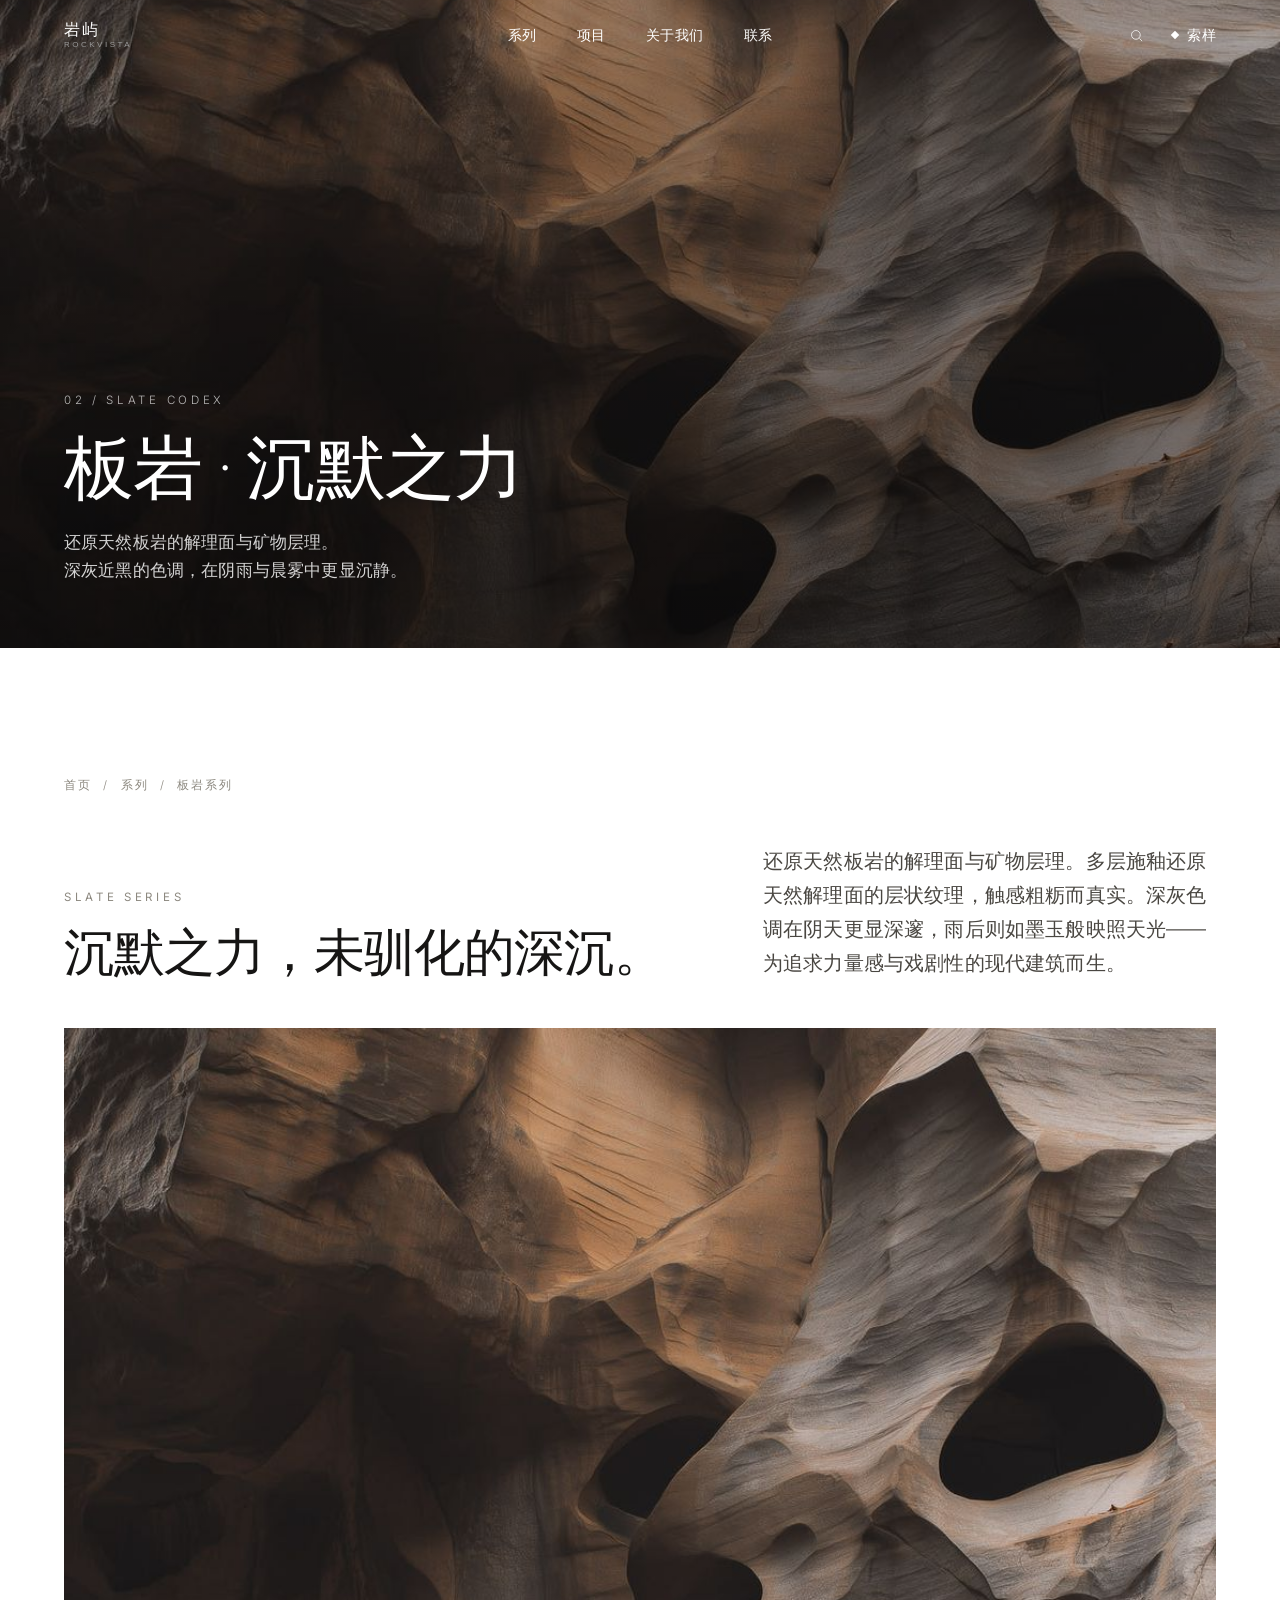
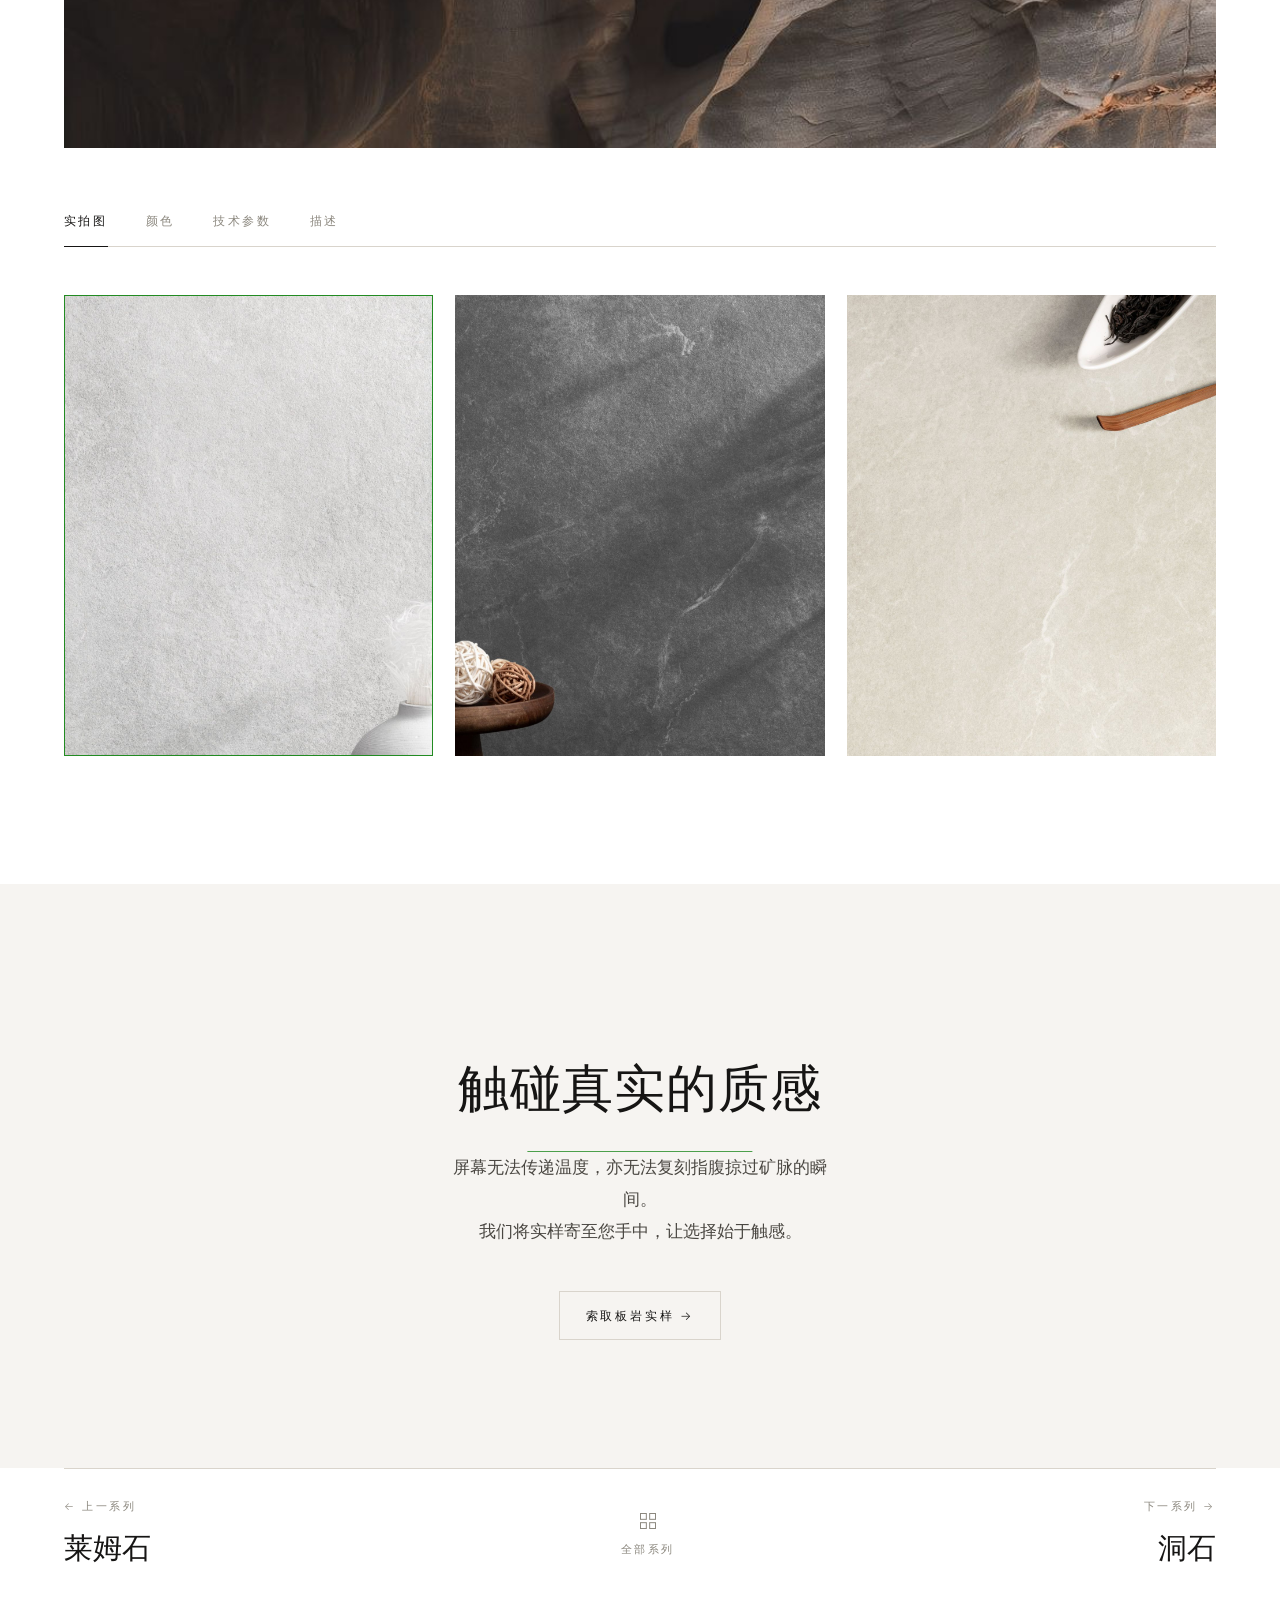
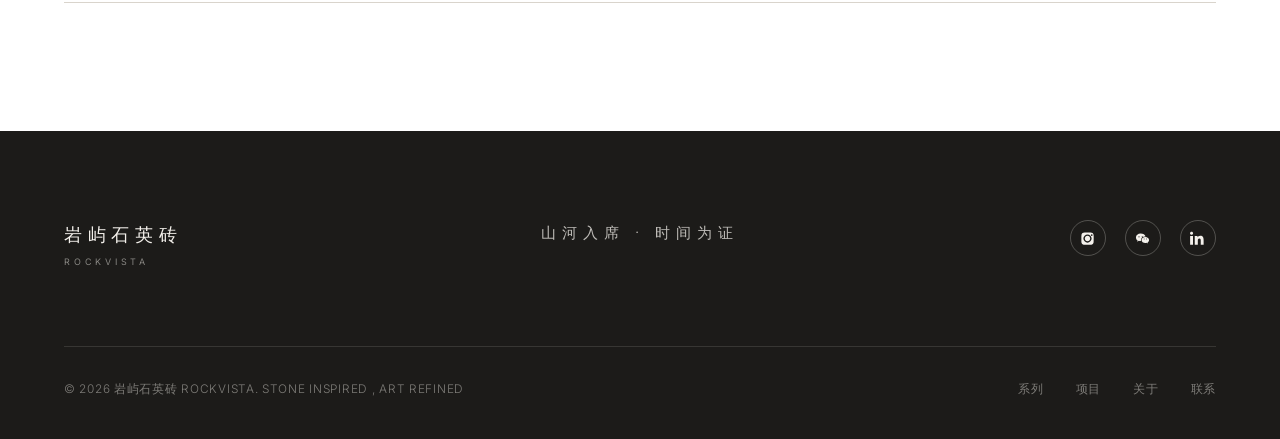
<file: slate.html>
<!DOCTYPE html>
<html lang="zh-CN">
<head>
  <meta charset="UTF-8" />
  <meta name="viewport" content="width=device-width, initial-scale=1.0" />
  <title>板岩系列 Slate Codex · 岩屿石英砖 ROCKISLE</title>
  <meta name="description" content="板岩系列 Slate Codex — 还原天然板岩的解理面与矿物层理，深灰近黑的色调，在阴雨与晨雾中更显沉静，适合冷峻、克制的设计语言。" />
  <link rel="preconnect" href="https://fonts.googleapis.com" />
  <link rel="preconnect" href="https://fonts.gstatic.com" crossorigin />
  <link href="https://fonts.googleapis.com/css2?family=Cormorant+Garamond:wght@300;400&family=Inter:wght@200;300;400&display=swap" rel="stylesheet" />
  <link rel="stylesheet" href="css/style.css" />
</head>
<body>

  <nav class="nav is-transparent" id="nav">
    <a href="index.html" class="nav__logo">岩屿<small>ROCKVISTA</small></a>
    <ul class="nav__menu">
      <li class="nav__item has-submenu">
        <a href="series.html" class="nav__link">系列</a>
        <div class="nav__submenu">
          <a href="limes.html" class="nav__sublink">莱姆石系列Limestone Series</a>
          <a href="slate.html" class="nav__sublink">板岩系列 Slate Series</a>
          <a href="travertine.html" class="nav__sublink">洞石系列 Travertine Series</a>
          <a href="granite.html" class="nav__sublink">花岗岩系列 Granite Series</a>
          <a href="terrazzo.html" class="nav__sublink">水磨石系列 Terrazzo Series</a>
          <a href="marble.html" class="nav__sublink">理石系列 Marble Series</a>
          <a href="woodgrain.html" class="nav__sublink">木纹系列 Wood Grain Series</a>
          <a href="waterscape.html" class="nav__sublink">水景系列 Water Landscape Series</a>
          <a href="accessory.html" class="nav__sublink">配套辅材系列 Accessory Products</a>
        </div>
      </li>
      <li class="nav__item"><a href="projects.html" class="nav__link">项目</a></li>
      <li class="nav__item"><a href="about.html" class="nav__link">关于我们</a></li>
      <li class="nav__item"><a href="contact.html" class="nav__link">联系</a></li>
    </ul>
    <div class="nav__actions">
      <a href="#" class="nav__search" aria-label="搜索">
        <svg viewBox="0 0 24 24"><circle cx="11" cy="11" r="7"/><path d="M21 21l-4.3-4.3"/></svg>
      </a>
      <a href="contact.html#sample" class="nav__sample"><span class="nav__sample-dot"></span>索样</a>
      <button class="nav__burger" aria-label="菜单"><span></span><span></span><span></span></button>
    </div>
  </nav>

  <div class="mobile-menu">
    <button class="mobile-menu__close" aria-label="关闭">×</button>
    <nav class="mobile-menu__nav">
      <a href="series.html" class="mobile-menu__item">系列</a>
      <div class="mobile-menu__sub">
        <a href="limes.html" class="mobile-menu__sublink">莱姆石系列Limestone Series</a>
        <a href="slate.html" class="mobile-menu__sublink">板岩系列 Slate Series</a>
        <a href="travertine.html" class="mobile-menu__sublink">洞石系列 Travertine Series</a>
        <a href="granite.html" class="mobile-menu__sublink">花岗岩系列 Granite Series</a>
        <a href="terrazzo.html" class="mobile-menu__sublink">水磨石系列 Terrazzo Series</a>
        <a href="marble.html" class="mobile-menu__sublink">理石系列 Marble Series</a>
        <a href="woodgrain.html" class="mobile-menu__sublink">木纹系列 Wood Grain Series</a>
        <a href="waterscape.html" class="mobile-menu__sublink">水景系列 Water Landscape Series</a>
        <a href="accessory.html" class="mobile-menu__sublink">配套辅材系列 Accessory Products</a>
      </div>
      <a href="projects.html" class="mobile-menu__item">项目</a>
      <a href="about.html" class="mobile-menu__item">关于我们</a>
      <a href="contact.html" class="mobile-menu__item">联系</a>
      <a href="contact.html#sample" class="mobile-menu__item mobile-menu__sample"><span class="mobile-menu__sample-dot"></span>索样</a>
    </nav>
  </div>

  <!-- ============ PAGE HERO ============ -->
  <header class="page-hero page-hero--series"
    data-bg="Dark slate quartz tile exterior wall of modern minimalist building, natural cleft texture, overcast moody sky, powerful raw architecture, monochrome grey"
    data-bg-size="landscape_16_9"
    data-bg-local="images/2.板岩/托雷诺.JPG">
    <div class="page-hero__inner">
      <p class="page-hero__eyebrow">02 / SLATE CODEX</p>
      <h1 class="page-hero__title">板岩 · 沉默之力</h1>
      <p class="page-hero__lead">还原天然板岩的解理面与矿物层理。<br />深灰近黑的色调，在阴雨与晨雾中更显沉静。</p>
    </div>
  </header>

  <!-- ============ DETAIL ============ -->
  <section class="section" id="slate">
    <div class="container">
      <div class="breadcrumb reveal"><a href="index.html">首页</a><span>/</span><a href="series.html">系列</a><span>/</span><span>板岩系列</span></div>

      <div style="display:grid; grid-template-columns: 1.4fr 1fr; gap:clamp(2rem,5vw,4rem); align-items:end; margin:3rem 0">
        <div>
          <p class="eyebrow reveal">SLATE SERIES</p>
          <div style="height:1rem"></div>
          <h2 class="display reveal reveal-delay-1" style="font-size:clamp(2.2rem,4vw,3.4rem)">沉默之力，未驯化的深沉。</h2>
        </div>
        <p class="lead reveal reveal-delay-2">还原天然板岩的解理面与矿物层理。多层施釉还原天然解理面的层状纹理，触感粗粝而真实。深灰色调在阴天更显深邃，雨后则如墨玉般映照天光——为追求力量感与戏剧性的现代建筑而生。</p>
      </div>

      <div class="detail-main-scene reveal"
        data-bg="Dark slate quartz tile exterior wall of modern minimalist building, natural cleft texture, overcast moody sky, powerful raw architecture, monochrome grey"
        data-bg-size="landscape_16_9"
        data-bg-local="images/2.板岩/托雷诺.JPG"></div>

      <div class="detail-tabs reveal" style="margin-top:3rem">
        <button class="detail-tab is-active" data-tab="scenes">实拍图</button>
        <button class="detail-tab" data-tab="colors">颜色</button>
        <button class="detail-tab" data-tab="specs">技术参数</button>
        <button class="detail-tab" data-tab="desc">描述</button>
      </div>

      <div class="detail-panel" data-panel="scenes">
        <div class="scene-gallery">
          <div class="scene-gallery__item is-active" data-bg="Dark slate quartz tile modern building exterior facade, overcast sky, monochrome" data-bg-size="portrait" data-bg-local="images/2.板岩/照片素材/IMGL3883调.JPG"></div>
          <div class="scene-gallery__item" data-bg="Slate quartz tile rain-soaked courtyard reflecting sky, moody atmosphere" data-bg-size="portrait" data-bg-local="images/2.板岩/照片素材/IMGL3891调.JPG"></div>
          <div class="scene-gallery__item" data-bg="Dark slate quartz tile mountain cabin terrace, misty forest, contemplative" data-bg-size="portrait" data-bg-local="images/2.板岩/照片素材/IMGL3900调.JPG"></div>
        </div>
      </div>

      <div class="detail-panel is-hidden" data-panel="specs">
        <table class="spec-table">
          <tr><th>规格</th><td>600 × 1200 mm</td></tr>
          <tr><th>厚度</th><td>20 mm</td></tr>
          <tr><th>吸水率</th><td>≤ 0.1%</td></tr>
          <tr><th>防滑等级</th><td>R11</td></tr>
          <tr><th>莫氏硬度</th><td>≥ 7</td></tr>
          <tr><th>抗折强度</th><td>≥ 45 MPa</td></tr>
          <tr><th>表面工艺</th><td>微模+易洁干粒+通体</td></tr>
          <tr><th>抗冻性</th><td>-30℃ 冻融循环无裂纹</td></tr>
        </table>
      </div>

      <div class="detail-panel is-hidden" data-panel="desc">
        <p class="lead" style="max-width:60ch">板岩系列以多层施釉还原天然解理面的层状纹理，触感粗粝而真实。深灰色调在阴天更显深邃，雨后则如墨玉般映照天光。为追求力量感与戏剧性的现代建筑而生。</p>
        <div style="height:1.6rem"></div>
        <a href="contact.html#sample" class="text-link">索取板岩实样 →</a>
      </div>

      <div class="detail-panel is-hidden" data-panel="colors">
        <div class="detail-colors">
          <div class="color-variant">
            <img src="images/2.板岩/实拍立面图/RVTL62-ESB20米黄.jpg" alt="米黄" class="color-variant__preview"  loading="lazy" />
            <span class="color-variant__name">米黄</span>
            <span class="color-variant__note">Beige</span>
          </div>
          <div class="color-variant">
            <img src="images/2.板岩/实拍立面图/RVTL62-ESLG20浅灰.jpg" alt="浅灰" class="color-variant__preview"  loading="lazy" />
            <span class="color-variant__name">浅灰</span>
            <span class="color-variant__note">Light Grey</span>
          </div>
          <div class="color-variant">
            <img src="images/2.板岩/实拍立面图/RVTL62-ESMG20中灰.jpg" alt="中灰" class="color-variant__preview"  loading="lazy" />
            <span class="color-variant__name">中灰</span>
            <span class="color-variant__note">Medium Grey</span>
          </div>
          <div class="color-variant">
            <img src="images/2.板岩/实拍立面图/RVTL62-ESDG20深灰.jpg" alt="深灰" class="color-variant__preview"  loading="lazy" />
            <span class="color-variant__name">深灰</span>
            <span class="color-variant__note">Dark Grey</span>
          </div>
        </div>
      </div>
    </div>
  </section>

  <!-- ============ SAMPLE CTA ============ -->
  <section class="section bg-soft sample-cta">
    <div class="container">
      <p class="eyebrow reveal">REQUEST SAMPLE</p>
      <h2 class="sample-cta__title reveal reveal-delay-1">触碰真实的质感</h2>
      <p class="sample-cta__lead reveal reveal-delay-2">
        屏幕无法传递温度，亦无法复刻指腹掠过矿脉的瞬间。<br />
        我们将实样寄至您手中，让选择始于触感。
      </p>
      <a href="contact.html#sample" class="btn-ghost reveal reveal-delay-3">索取板岩实样 →</a>
    </div>
  </section>

  <!-- ============ SERIES NAV ============ -->
  <section class="section" style="padding-top:0">
    <div class="container">
      <div class="series-nav reveal">
        <a href="limes.html" class="series-nav__link series-nav__link--prev">
          <span class="series-nav__dir">← 上一系列</span>
          <span class="series-nav__name">莱姆石</span>
        </a>
        <a href="series.html#collections" class="series-nav__all">
          <svg viewBox="0 0 24 24" fill="none" stroke="currentColor" stroke-width="1.2"><rect x="3" y="3" width="7" height="7"/><rect x="14" y="3" width="7" height="7"/><rect x="3" y="14" width="7" height="7"/><rect x="14" y="14" width="7" height="7"/></svg>
          <span>全部系列</span>
        </a>
        <a href="travertine.html" class="series-nav__link series-nav__link--next">
          <span class="series-nav__dir">下一系列 →</span>
          <span class="series-nav__name">洞石</span>
        </a>
      </div>
    </div>
  </section>

  <footer class="footer">
    <div class="footer__top">
      <div class="footer__brand">岩屿石英砖<small>ROCKVISTA</small></div>
      <div class="footer__motto">山河入席 · 时间为证</div>
      <div class="footer__social">
        <a href="#" aria-label="Instagram"><svg viewBox="0 0 24 24"><path d="M12 2.2c3.2 0 3.6 0 4.9.1 1.2.1 1.8.3 2.2.4.6.2 1 .5 1.4.9.4.4.7.8.9 1.4.1.4.3 1 .4 2.2.1 1.3.1 1.7.1 4.9s0 3.6-.1 4.9c-.1 1.2-.3 1.8-.4 2.2-.2.6-.5 1-.9 1.4-.4.4-.8.7-1.4.9-.4.1-1 .3-2.2.4-1.3.1-1.7.1-4.9.1s-3.6 0-4.9-.1c-1.2-.1-1.8-.3-2.2-.4-.6-.2-1-.5-1.4-.9-.4-.4-.7-.8-.9-1.4-.1-.4-.3-1-.4-2.2C2.2 15.6 2.2 15.2 2.2 12s0-3.6.1-4.9c.1-1.2.3-1.8.4-2.2.2-.6.5-1 .9-1.4.4-.4.8-.7 1.4-.9.4-.1 1-.3 2.2-.4C8.4 2.2 8.8 2.2 12 2.2zm0 3.2c-3.4 0-6.6 3.2-6.6 6.6s3.2 6.6 6.6 6.6 6.6-3.2 6.6-6.6-3.2-6.6-6.6-6.6zm0 10.9c-2.4 0-4.3-1.9-4.3-4.3s1.9-4.3 4.3-4.3 4.3 1.9 4.3 4.3-1.9 4.3-4.3 4.3zm6.8-11.2c-.8 0-1.4.6-1.4 1.4s.6 1.4 1.4 1.4 1.4-.6 1.4-1.4-.6-1.4-1.4-1.4z"/></svg></a>
        <a href="#" aria-label="WeChat"><svg viewBox="0 0 24 24"><path d="M9 4C4.8 4 1.5 6.8 1.5 10.2c0 1.9 1 3.6 2.7 4.8L3.4 17l2.7-1.4c.9.3 1.9.4 2.9.4h.6c-.1-.4-.2-.9-.2-1.3 0-3.2 3.1-5.8 6.9-5.8h.6C16.2 6 12.9 4 9 4zm-2.6 4.3c.6 0 1 .5 1 1s-.5 1-1 1-1-.5-1-1 .4-1 1-1zm5.2 0c.6 0 1 .5 1 1s-.5 1-1 1-1-.5-1-1 .4-1 1-1z"/><path d="M22.5 14.3c0-2.7-2.7-4.9-6-4.9s-6 2.2-6 4.9 2.7 4.9 6 4.9c.7 0 1.4-.1 2.1-.3l2.1 1.1-.6-1.7c1.4-.9 2.4-2.3 2.4-4zm-7.9-.7c-.4 0-.8-.3-.8-.8s.3-.8.8-.8.8.3.8.8-.4.8-.8.8zm3.8 0c-.4 0-.8-.3-.8-.8s.3-.8.8-.8.8.3.8.8-.4.8-.8.8z"/></svg></a>
        <a href="#" aria-label="LinkedIn"><svg viewBox="0 0 24 24"><path d="M4.98 3.5C4.98 4.88 3.87 6 2.5 6S0 4.88 0 3.5 1.12 1 2.5 1s2.48 1.12 2.48 2.5zM.2 8h4.6v14H.2V8zm7.4 0h4.4v1.9h.1c.6-1.1 2.1-2.3 4.3-2.3 4.6 0 5.4 3 5.4 7v7.4h-4.6v-6.6c0-1.6 0-3.6-2.2-3.6s-2.5 1.7-2.5 3.5V22H7.6V8z"/></svg></a>
      </div>
    </div>
    <div class="footer__bottom">
      <span>© <span data-year>2026</span> 岩屿石英砖 ROCKVISTA. STONE INSPIRED , ART REFINED</span>
      <div class="footer__nav">
        <a href="series.html">系列</a>
        <a href="projects.html">项目</a>
        <a href="about.html">关于</a>
        <a href="contact.html">联系</a>
      </div>
    </div>
  </footer>

  <script src="js/main.js"></script>
</body>
</html>
</file>
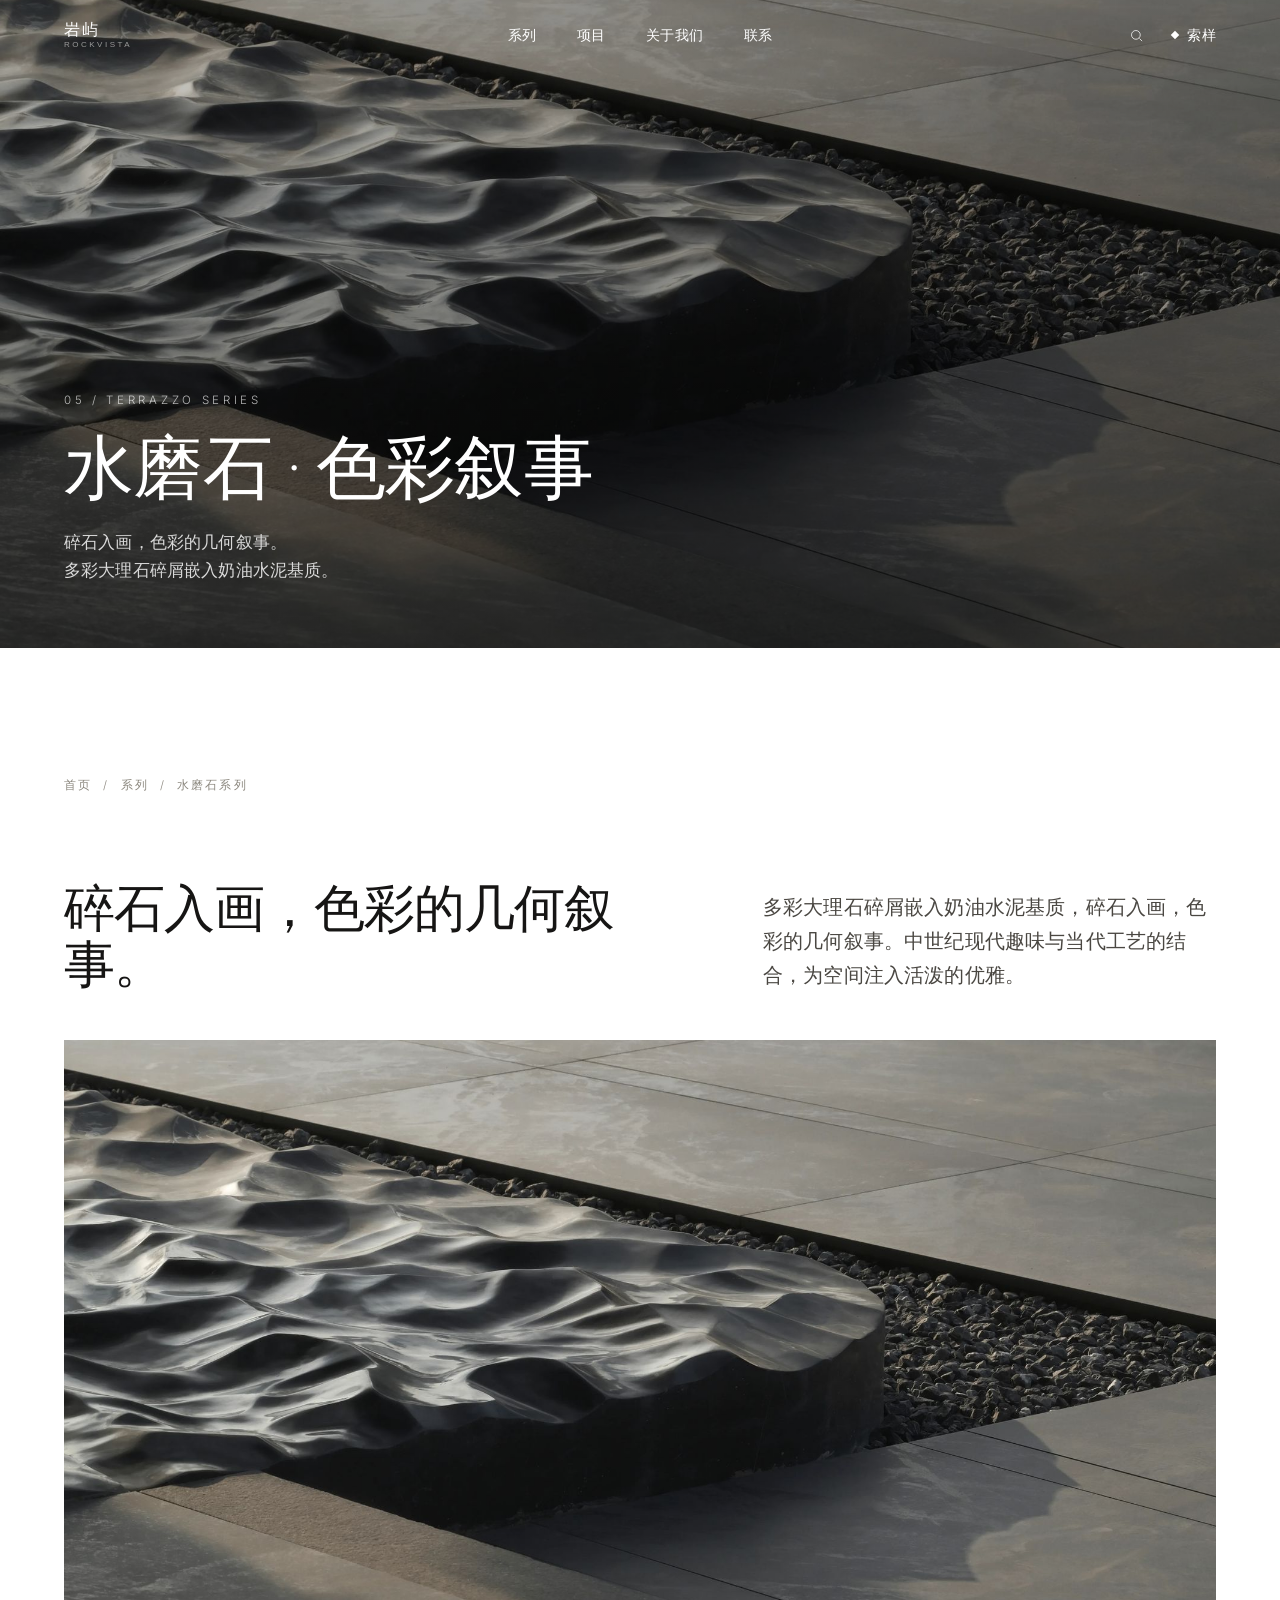
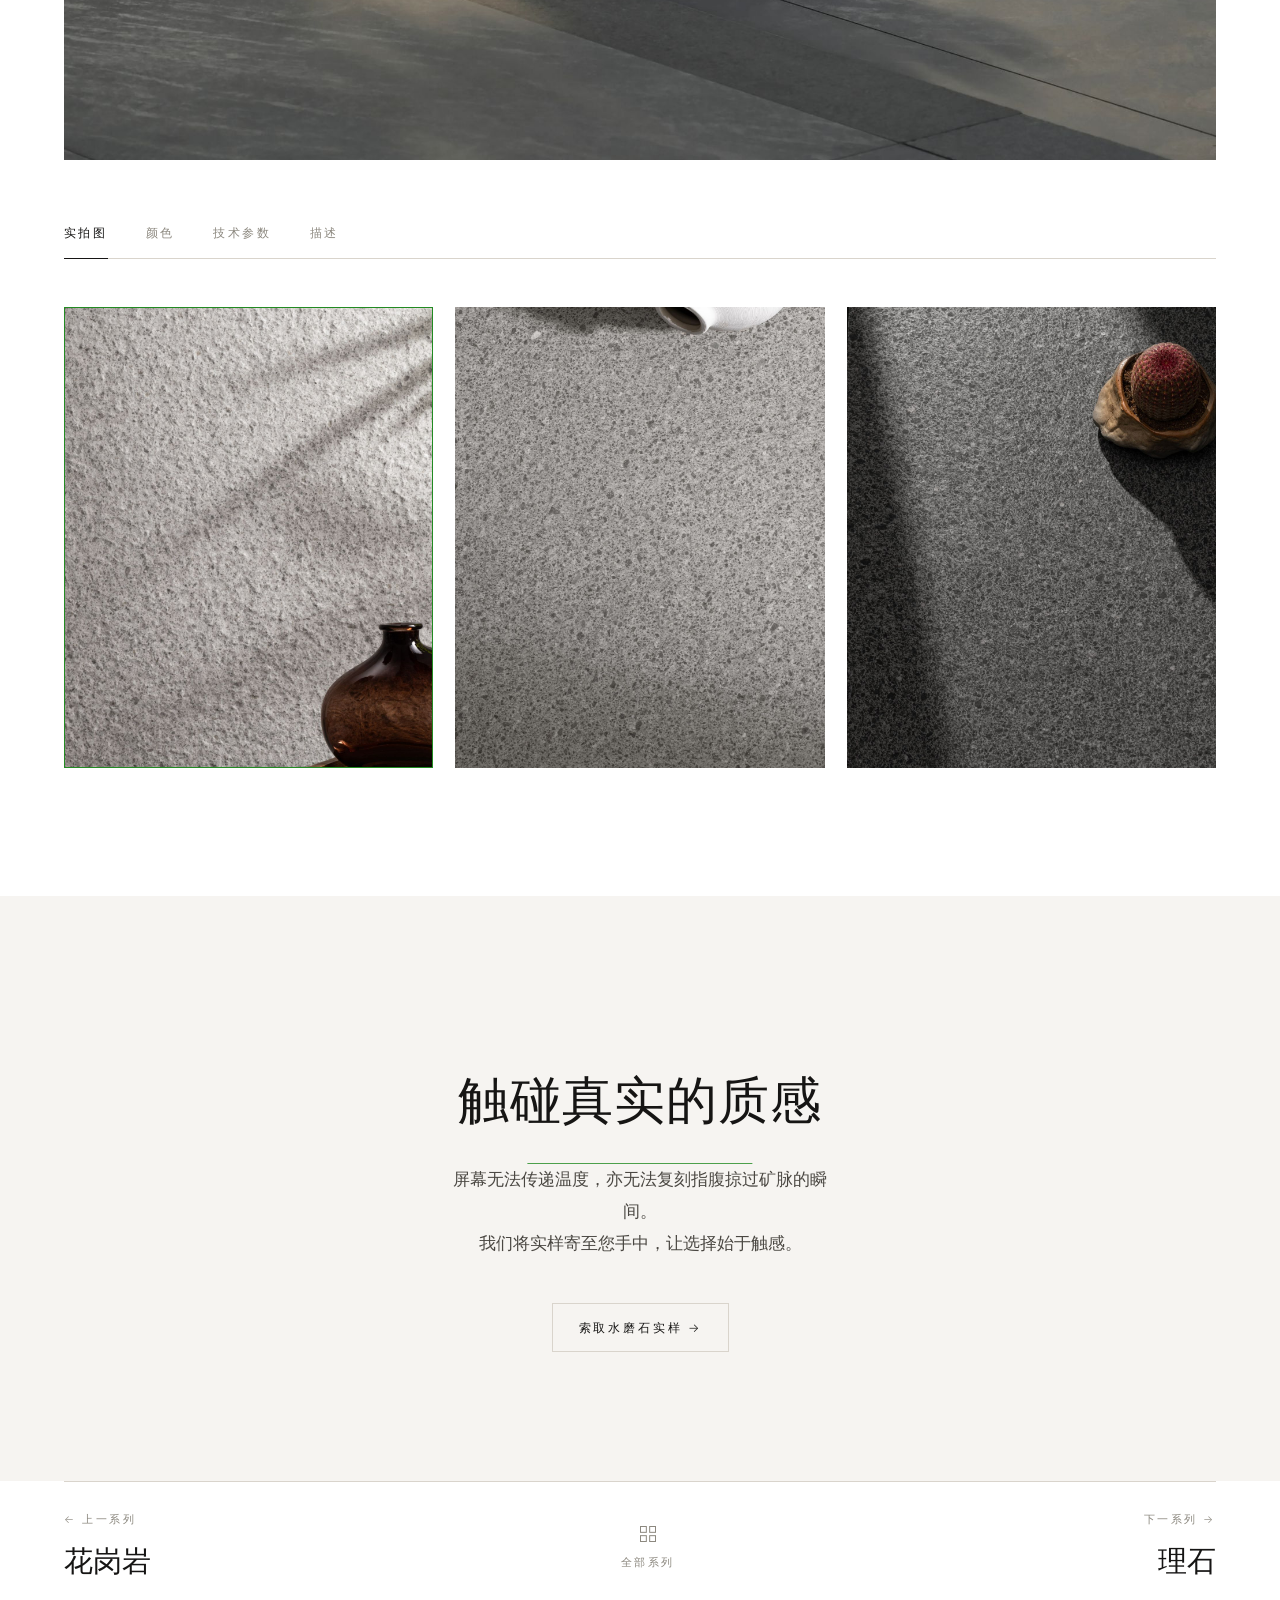
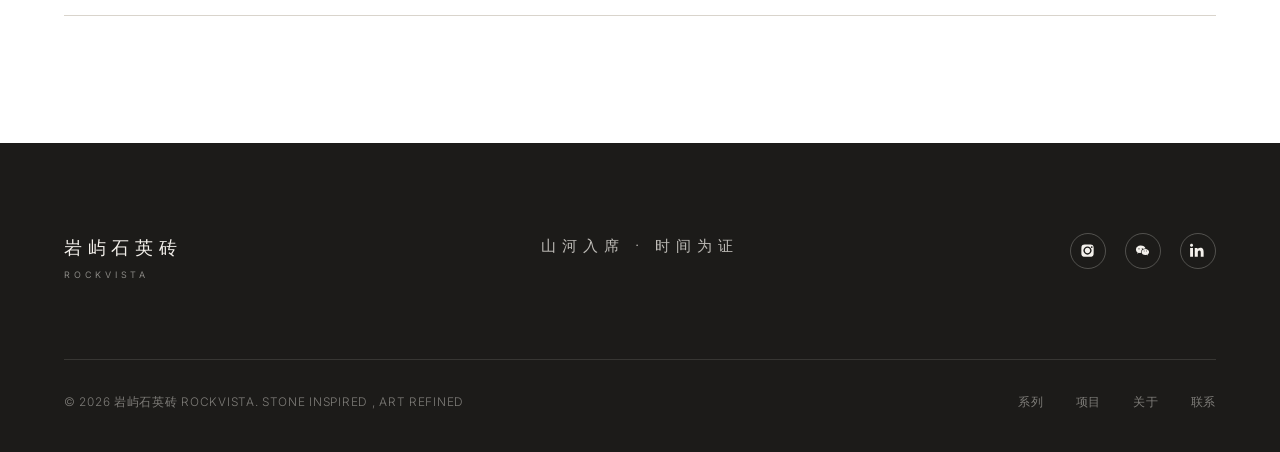
<file: terrazzo.html>
<!DOCTYPE html>
<html lang="zh-CN">
<head>
  <meta charset="UTF-8" />
  <meta name="viewport" content="width=device-width, initial-scale=1.0" />
  <title>水磨石系列 Terrazzo Mosaic · 岩屿石英砖 ROCKISLE</title>
  <meta name="description" content="水磨石系列 Terrazzo Mosaic — 碎石入画，色彩的几何叙事，多彩大理石碎屑嵌入奶油水泥基质，中世纪现代趣味。" />
  <link rel="preconnect" href="https://fonts.googleapis.com" />
  <link rel="preconnect" href="https://fonts.gstatic.com" crossorigin />
  <link href="https://fonts.googleapis.com/css2?family=Cormorant+Garamond:wght@300;400&family=Inter:wght@200;300;400&display=swap" rel="stylesheet" />
  <link rel="stylesheet" href="css/style.css" />
</head>
<body>

  <nav class="nav is-transparent" id="nav">
    <a href="index.html" class="nav__logo">岩屿<small>ROCKVISTA</small></a>
    <ul class="nav__menu">
      <li class="nav__item has-submenu">
        <a href="series.html" class="nav__link">系列</a>
        <div class="nav__submenu">
          <a href="limes.html" class="nav__sublink">莱姆石系列Limestone Series</a>
          <a href="slate.html" class="nav__sublink">板岩系列 Slate Series</a>
          <a href="travertine.html" class="nav__sublink">洞石系列 Travertine Series</a>
          <a href="granite.html" class="nav__sublink">花岗岩系列 Granite Series</a>
          <a href="terrazzo.html" class="nav__sublink">水磨石系列 Terrazzo Series</a>
          <a href="marble.html" class="nav__sublink">理石系列 Marble Series</a>
          <a href="woodgrain.html" class="nav__sublink">木纹系列 Wood Grain Series</a>
          <a href="waterscape.html" class="nav__sublink">水景系列 Water Landscape Series</a>
          <a href="accessory.html" class="nav__sublink">配套辅材系列 Accessory Products</a>
        </div>
      </li>
      <li class="nav__item"><a href="projects.html" class="nav__link">项目</a></li>
      <li class="nav__item"><a href="about.html" class="nav__link">关于我们</a></li>
      <li class="nav__item"><a href="contact.html" class="nav__link">联系</a></li>
    </ul>
    <div class="nav__actions">
      <a href="#" class="nav__search" aria-label="搜索">
        <svg viewBox="0 0 24 24"><circle cx="11" cy="11" r="7"/><path d="M21 21l-4.3-4.3"/></svg>
      </a>
      <a href="contact.html#sample" class="nav__sample"><span class="nav__sample-dot"></span>索样</a>
      <button class="nav__burger" aria-label="菜单"><span></span><span></span><span></span></button>
    </div>
  </nav>

  <div class="mobile-menu">
    <button class="mobile-menu__close" aria-label="关闭">×</button>
    <nav class="mobile-menu__nav">
      <a href="series.html" class="mobile-menu__item">系列</a>
      <div class="mobile-menu__sub">
        <a href="limes.html" class="mobile-menu__sublink">莱姆石系列Limestone Series</a>
        <a href="slate.html" class="mobile-menu__sublink">板岩系列 Slate Series</a>
        <a href="travertine.html" class="mobile-menu__sublink">洞石系列 Travertine Series</a>
        <a href="granite.html" class="mobile-menu__sublink">花岗岩系列 Granite Series</a>
        <a href="terrazzo.html" class="mobile-menu__sublink">水磨石系列 Terrazzo Series</a>
        <a href="marble.html" class="mobile-menu__sublink">理石系列 Marble Series</a>
        <a href="woodgrain.html" class="mobile-menu__sublink">木纹系列 Wood Grain Series</a>
        <a href="waterscape.html" class="mobile-menu__sublink">水景系列 Water Landscape Series</a>
        <a href="accessory.html" class="mobile-menu__sublink">配套辅材系列 Accessory Products</a>
      </div>
      <a href="projects.html" class="mobile-menu__item">项目</a>
      <a href="about.html" class="mobile-menu__item">关于我们</a>
      <a href="contact.html" class="mobile-menu__item">联系</a>
      <a href="contact.html#sample" class="mobile-menu__item mobile-menu__sample"><span class="mobile-menu__sample-dot"></span>索样</a>
    </nav>
  </div>

  <!-- ============ PAGE HERO ============ -->
  <header class="page-hero page-hero--series"
    data-bg="Terrazzo quartz tile modern interior floor with colorful marble chips, soft natural daylight from large windows, mid-century modern hotel lobby, elegant composition, fine art photography"
    data-bg-size="landscape_16_9"
    data-bg-local="images/5.水磨石/寻海.jpg">
    <div class="page-hero__inner">
      <p class="page-hero__eyebrow">05 / TERRAZZO SERIES</p>
      <h1 class="page-hero__title">水磨石 · 色彩叙事</h1>
      <p class="page-hero__lead">碎石入画，色彩的几何叙事。<br />多彩大理石碎屑嵌入奶油水泥基质。</p>
    </div>
  </header>

  <!-- ============ DETAIL ============ -->
  <section class="section" id="terrazzo">
    <div class="container">
      <div class="breadcrumb reveal"><a href="index.html">首页</a><span>/</span><a href="series.html">系列</a><span>/</span><span>水磨石系列</span></div>

      <div style="display:grid; grid-template-columns: 1.4fr 1fr; gap:clamp(2rem,5vw,4rem); align-items:end; margin:3rem 0">
        <div>
          <p class="eyebrow reveal">TERRAZZO SERIES</p>
          <div style="height:1rem"></div>
          <h2 class="display reveal reveal-delay-1" style="font-size:clamp(2.2rem,4vw,3.4rem)">碎石入画，色彩的几何叙事。</h2>
        </div>
        <p class="lead reveal reveal-delay-2">多彩大理石碎屑嵌入奶油水泥基质，碎石入画，色彩的几何叙事。中世纪现代趣味与当代工艺的结合，为空间注入活泼的优雅。</p>
      </div>

      <div class="detail-main-scene reveal"
        data-bg="Terrazzo quartz tile modern interior floor with colorful marble chips, soft natural daylight from large windows, mid-century modern hotel lobby, elegant composition, fine art photography"
        data-bg-size="landscape_16_9"
        data-bg-local="images/5.水磨石/寻海.jpg"></div>

      <div class="detail-tabs reveal" style="margin-top:3rem">
        <button class="detail-tab is-active" data-tab="scenes">实拍图</button>
        <button class="detail-tab" data-tab="colors">颜色</button>
        <button class="detail-tab" data-tab="specs">技术参数</button>
        <button class="detail-tab" data-tab="desc">描述</button>
      </div>

      <div class="detail-panel" data-panel="scenes">
        <div class="scene-gallery">
          <div class="scene-gallery__item is-active" data-bg="Terrazzo quartz tile cafe interior floor with colorful marble chips, warm ambient lighting, mid-century modern furniture, playful elegance" data-bg-size="portrait" data-bg-local="images/5.水磨石/照片素材/IMGL4060.JPG"></div>
          <div class="scene-gallery__item" data-bg="Terrazzo quartz tile modern museum floor with colorful marble chips, high skylight daylight, visitors walking, elegant composition" data-bg-size="portrait" data-bg-local="images/5.水磨石/照片素材/IMGL4063.JPG"></div>
          <div class="scene-gallery__item" data-bg="Square format product photography of terrazzo quartz tile with colorful marble chips embedded in cream cement matrix, soft daylight, playful elegance" data-bg-size="portrait" data-bg-local="images/5.水磨石/照片素材/IMGL4053.JPG"></div>
        </div>
      </div>

      <div class="detail-panel is-hidden" data-panel="specs">
        <table class="spec-table">
          <tr><th>规格</th><td>600 × 1200 mm</td></tr>
          <tr><th>厚度</th><td>18 mm</td></tr>
          <tr><th>吸水率</th><td>≤ 0.1%</td></tr>
          <tr><th>防滑等级</th><td>R10</td></tr>
          <tr><th>莫氏硬度</th><td>≥ 6</td></tr>
          <tr><th>抗折强度</th><td>≥ 40 MPa</td></tr>
          <tr><th>表面工艺</th><td>微模干粒+通体大颗粒</td></tr>
          <tr><th>抗冻性</th><td>-20℃ 冻融循环无裂纹</td></tr>
        </table>
      </div>

      <div class="detail-panel is-hidden" data-panel="desc">
        <p class="lead" style="max-width:60ch">水磨石系列以预埋工艺将多彩大理石碎屑分布于奶油色基质，纹理随机不重复。色彩活泼却不喧宾夺主，适用于商业地面、文化空间与追求个性的室内。</p>
        <div style="height:1.6rem"></div>
        <a href="contact.html#sample" class="text-link">索取水磨石实样 →</a>
      </div>

      <div class="detail-panel is-hidden" data-panel="colors">
        <div class="detail-colors">
          <div class="color-variant">
            <img src="images/5.水磨石/实拍立面图/RVXH62-ETW20白.jpg" alt="白" class="color-variant__preview"  loading="lazy" />
            <span class="color-variant__name">白</span>
            <span class="color-variant__note">White</span>
          </div>
          <div class="color-variant">
            <img src="images/5.水磨石/实拍立面图/RVXH62-ETLG20浅灰.jpg" alt="浅灰" class="color-variant__preview"  loading="lazy" />
            <span class="color-variant__name">浅灰</span>
            <span class="color-variant__note"> Light Gray</span>
          </div>
          <div class="color-variant">
            <img src="images/5.水磨石/实拍立面图/RVXH62-ETDG20深灰.jpg" alt="深灰" class="color-variant__preview"  loading="lazy" />
            <span class="color-variant__name">深灰</span>
            <span class="color-variant__note">Dark Gray</span>
          </div>
        </div>
      </div>
    </div>
  </section>

  <!-- ============ SAMPLE CTA ============ -->
  <section class="section bg-soft sample-cta">
    <div class="container">
      <p class="eyebrow reveal">REQUEST SAMPLE</p>
      <h2 class="sample-cta__title reveal reveal-delay-1">触碰真实的质感</h2>
      <p class="sample-cta__lead reveal reveal-delay-2">
        屏幕无法传递温度，亦无法复刻指腹掠过矿脉的瞬间。<br />
        我们将实样寄至您手中，让选择始于触感。
      </p>
      <a href="contact.html#sample" class="btn-ghost reveal reveal-delay-3">索取水磨石实样 →</a>
    </div>
  </section>

  <!-- ============ SERIES NAV ============ -->
  <section class="section" style="padding-top:0">
    <div class="container">
      <div class="series-nav reveal">
        <a href="granite.html" class="series-nav__link series-nav__link--prev">
          <span class="series-nav__dir">← 上一系列</span>
          <span class="series-nav__name">花岗岩</span>
        </a>
        <a href="series.html#collections" class="series-nav__all">
          <svg viewBox="0 0 24 24" fill="none" stroke="currentColor" stroke-width="1.2"><rect x="3" y="3" width="7" height="7"/><rect x="14" y="3" width="7" height="7"/><rect x="3" y="14" width="7" height="7"/><rect x="14" y="14" width="7" height="7"/></svg>
          <span>全部系列</span>
        </a>
        <a href="marble.html" class="series-nav__link series-nav__link--next">
          <span class="series-nav__dir">下一系列 →</span>
          <span class="series-nav__name">理石</span>
        </a>
      </div>
    </div>
  </section>

  <footer class="footer">
    <div class="footer__top">
      <div class="footer__brand">岩屿石英砖<small>ROCKVISTA</small></div>
      <div class="footer__motto">山河入席 · 时间为证</div>
      <div class="footer__social">
        <a href="#" aria-label="Instagram"><svg viewBox="0 0 24 24"><path d="M12 2.2c3.2 0 3.6 0 4.9.1 1.2.1 1.8.3 2.2.4.6.2 1 .5 1.4.9.4.4.7.8.9 1.4.1.4.3 1 .4 2.2.1 1.3.1 1.7.1 4.9s0 3.6-.1 4.9c-.1 1.2-.3 1.8-.4 2.2-.2.6-.5 1-.9 1.4-.4.4-.8.7-1.4.9-.4.1-1 .3-2.2.4-1.3.1-1.7.1-4.9.1s-3.6 0-4.9-.1c-1.2-.1-1.8-.3-2.2-.4-.6-.2-1-.5-1.4-.9-.4-.4-.7-.8-.9-1.4-.1-.4-.3-1-.4-2.2C2.2 15.6 2.2 15.2 2.2 12s0-3.6.1-4.9c.1-1.2.3-1.8.4-2.2.2-.6.5-1 .9-1.4.4-.4.8-.7 1.4-.9.4-.1 1-.3 2.2-.4C8.4 2.2 8.8 2.2 12 2.2zm0 3.2c-3.4 0-6.6 3.2-6.6 6.6s3.2 6.6 6.6 6.6 6.6-3.2 6.6-6.6-3.2-6.6-6.6-6.6zm0 10.9c-2.4 0-4.3-1.9-4.3-4.3s1.9-4.3 4.3-4.3 4.3 1.9 4.3 4.3-1.9 4.3-4.3 4.3zm6.8-11.2c-.8 0-1.4.6-1.4 1.4s.6 1.4 1.4 1.4 1.4-.6 1.4-1.4-.6-1.4-1.4-1.4z"/></svg></a>
        <a href="#" aria-label="WeChat"><svg viewBox="0 0 24 24"><path d="M9 4C4.8 4 1.5 6.8 1.5 10.2c0 1.9 1 3.6 2.7 4.8L3.4 17l2.7-1.4c.9.3 1.9.4 2.9.4h.6c-.1-.4-.2-.9-.2-1.3 0-3.2 3.1-5.8 6.9-5.8h.6C16.2 6 12.9 4 9 4zm-2.6 4.3c.6 0 1 .5 1 1s-.5 1-1 1-1-.5-1-1 .4-1 1-1zm5.2 0c.6 0 1 .5 1 1s-.5 1-1 1-1-.5-1-1 .4-1 1-1z"/><path d="M22.5 14.3c0-2.7-2.7-4.9-6-4.9s-6 2.2-6 4.9 2.7 4.9 6 4.9c.7 0 1.4-.1 2.1-.3l2.1 1.1-.6-1.7c1.4-.9 2.4-2.3 2.4-4zm-7.9-.7c-.4 0-.8-.3-.8-.8s.3-.8.8-.8.8.3.8.8-.4.8-.8.8zm3.8 0c-.4 0-.8-.3-.8-.8s.3-.8.8-.8.8.3.8.8-.4.8-.8.8z"/></svg></a>
        <a href="#" aria-label="LinkedIn"><svg viewBox="0 0 24 24"><path d="M4.98 3.5C4.98 4.88 3.87 6 2.5 6S0 4.88 0 3.5 1.12 1 2.5 1s2.48 1.12 2.48 2.5zM.2 8h4.6v14H.2V8zm7.4 0h4.4v1.9h.1c.6-1.1 2.1-2.3 4.3-2.3 4.6 0 5.4 3 5.4 7v7.4h-4.6v-6.6c0-1.6 0-3.6-2.2-3.6s-2.5 1.7-2.5 3.5V22H7.6V8z"/></svg></a>
      </div>
    </div>
    <div class="footer__bottom">
      <span>© <span data-year>2026</span> 岩屿石英砖 ROCKVISTA. STONE INSPIRED , ART REFINED</span>
      <div class="footer__nav">
        <a href="series.html">系列</a>
        <a href="projects.html">项目</a>
        <a href="about.html">关于</a>
        <a href="contact.html">联系</a>
      </div>
    </div>
  </footer>

  <script src="js/main.js"></script>
</body>
</html>
</file>
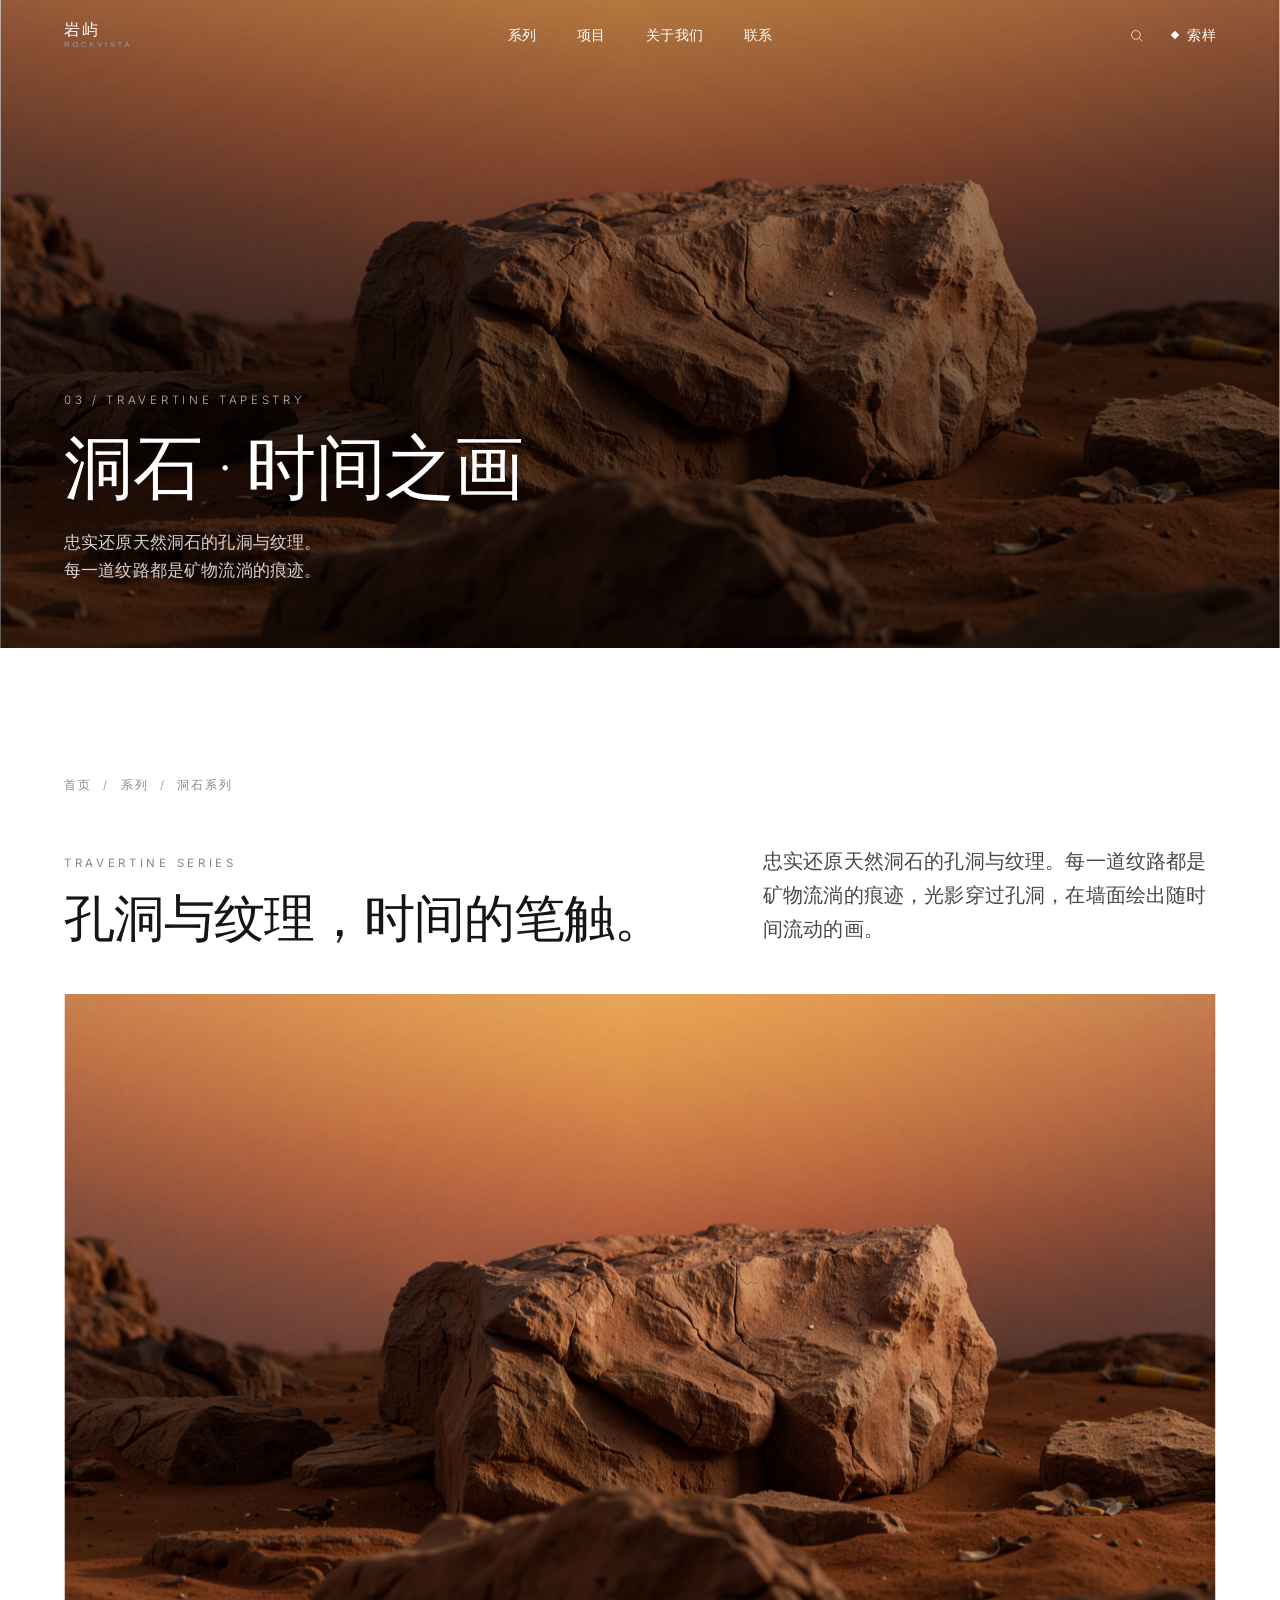
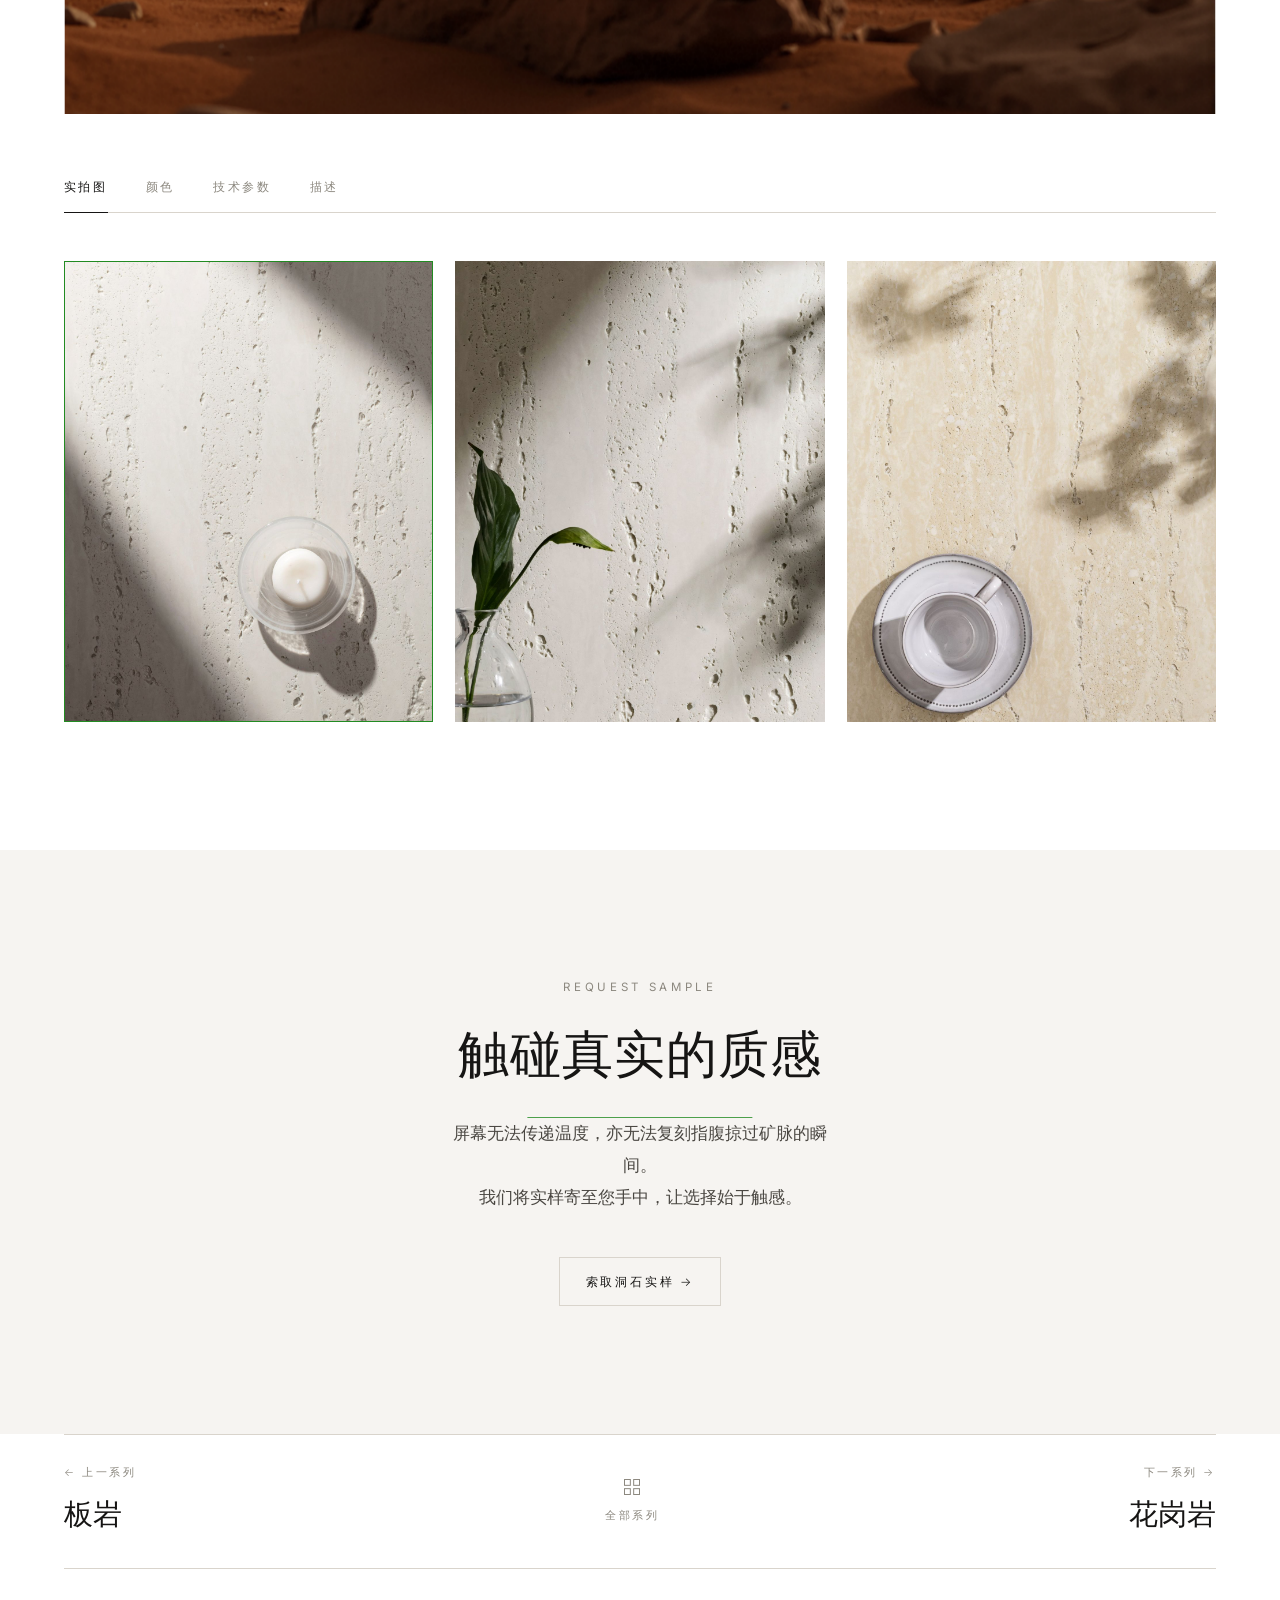
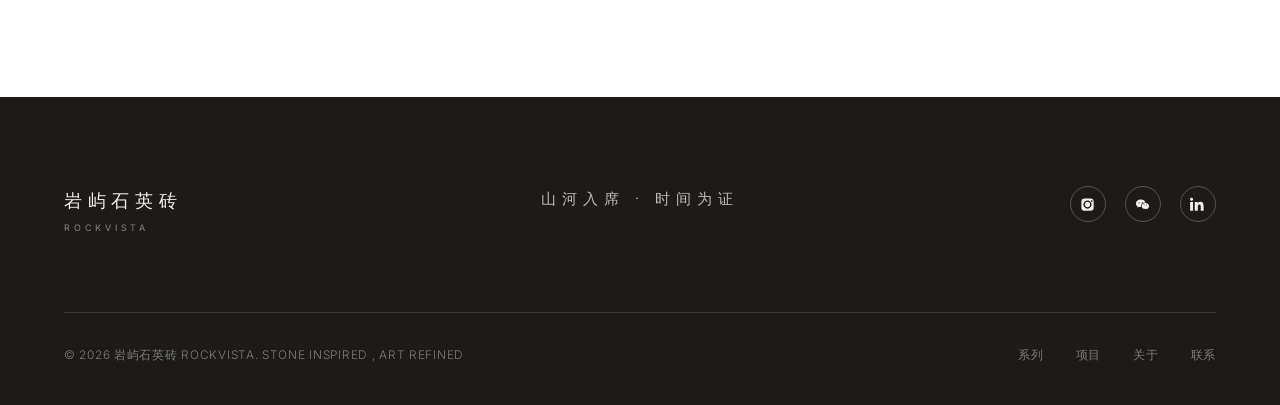
<file: travertine.html>
<!DOCTYPE html>
<html lang="zh-CN">
<head>
  <meta charset="UTF-8" />
  <meta name="viewport" content="width=device-width, initial-scale=1.0" />
  <title>洞石系列 Travertine Tapestry · 岩屿石英砖 ROCKISLE</title>
  <meta name="description" content="洞石系列 Travertine Tapestry — 忠实还原天然洞石的孔洞与纹理，暖色调在夕阳下泛出琥珀光泽，是会呼吸的墙面。" />
  <link rel="preconnect" href="https://fonts.googleapis.com" />
  <link rel="preconnect" href="https://fonts.gstatic.com" crossorigin />
  <link href="https://fonts.googleapis.com/css2?family=Cormorant+Garamond:wght@300;400&family=Inter:wght@200;300;400&display=swap" rel="stylesheet" />
  <link rel="stylesheet" href="css/style.css" />
</head>
<body>

  <nav class="nav is-transparent" id="nav">
    <a href="index.html" class="nav__logo">岩屿<small>ROCKVISTA</small></a>
    <ul class="nav__menu">
      <li class="nav__item has-submenu">
        <a href="series.html" class="nav__link">系列</a>
        <div class="nav__submenu">
          <a href="limes.html" class="nav__sublink">莱姆石系列Limestone Series</a>
          <a href="slate.html" class="nav__sublink">板岩系列 Slate Series</a>
          <a href="travertine.html" class="nav__sublink">洞石系列 Travertine Series</a>
          <a href="granite.html" class="nav__sublink">花岗岩系列 Granite Series</a>
          <a href="terrazzo.html" class="nav__sublink">水磨石系列 Terrazzo Series</a>
          <a href="marble.html" class="nav__sublink">理石系列 Marble Series</a>
          <a href="woodgrain.html" class="nav__sublink">木纹系列 Wood Grain Series</a>
          <a href="waterscape.html" class="nav__sublink">水景系列 Water Landscape Series</a>
          <a href="accessory.html" class="nav__sublink">配套辅材系列 Accessory Products</a>
        </div>
      </li>
      <li class="nav__item"><a href="projects.html" class="nav__link">项目</a></li>
      <li class="nav__item"><a href="about.html" class="nav__link">关于我们</a></li>
      <li class="nav__item"><a href="contact.html" class="nav__link">联系</a></li>
    </ul>
    <div class="nav__actions">
      <a href="#" class="nav__search" aria-label="搜索">
        <svg viewBox="0 0 24 24"><circle cx="11" cy="11" r="7"/><path d="M21 21l-4.3-4.3"/></svg>
      </a>
      <a href="contact.html#sample" class="nav__sample"><span class="nav__sample-dot"></span>索样</a>
      <button class="nav__burger" aria-label="菜单"><span></span><span></span><span></span></button>
    </div>
  </nav>

  <div class="mobile-menu">
    <button class="mobile-menu__close" aria-label="关闭">×</button>
    <nav class="mobile-menu__nav">
      <a href="series.html" class="mobile-menu__item">系列</a>
      <div class="mobile-menu__sub">
        <a href="limes.html" class="mobile-menu__sublink">莱姆石系列Limestone Series</a>
        <a href="slate.html" class="mobile-menu__sublink">板岩系列 Slate Series</a>
        <a href="travertine.html" class="mobile-menu__sublink">洞石系列 Travertine Series</a>
        <a href="granite.html" class="mobile-menu__sublink">花岗岩系列 Granite Series</a>
        <a href="terrazzo.html" class="mobile-menu__sublink">水磨石系列 Terrazzo Series</a>
        <a href="marble.html" class="mobile-menu__sublink">理石系列 Marble Series</a>
        <a href="woodgrain.html" class="mobile-menu__sublink">木纹系列 Wood Grain Series</a>
        <a href="waterscape.html" class="mobile-menu__sublink">水景系列 Water Landscape Series</a>
        <a href="accessory.html" class="mobile-menu__sublink">配套辅材系列 Accessory Products</a>
      </div>
      <a href="projects.html" class="mobile-menu__item">项目</a>
      <a href="about.html" class="mobile-menu__item">关于我们</a>
      <a href="contact.html" class="mobile-menu__item">联系</a>
      <a href="contact.html#sample" class="mobile-menu__item mobile-menu__sample"><span class="mobile-menu__sample-dot"></span>索样</a>
    </nav>
  </div>

  <!-- ============ PAGE HERO ============ -->
  <header class="page-hero page-hero--series"
    data-bg="Travertine quartz tile feature wall with natural holes and voids, warm light and shadow play through architectural openings, beige amber tones, fine art architectural photography"
    data-bg-size="landscape_16_9"
    data-bg-local="images/3.洞石/维纳托、罗马.png">
    <div class="page-hero__inner">
      <p class="page-hero__eyebrow">03 / TRAVERTINE TAPESTRY</p>
      <h1 class="page-hero__title">洞石 · 时间之画</h1>
      <p class="page-hero__lead">忠实还原天然洞石的孔洞与纹理。<br />每一道纹路都是矿物流淌的痕迹。</p>
    </div>
  </header>

  <!-- ============ DETAIL ============ -->
  <section class="section" id="travertine">
    <div class="container">
      <div class="breadcrumb reveal"><a href="index.html">首页</a><span>/</span><a href="series.html">系列</a><span>/</span><span>洞石系列</span></div>

      <div style="display:grid; grid-template-columns: 1.4fr 1fr; gap:clamp(2rem,5vw,4rem); align-items:end; margin:3rem 0">
        <div>
          <p class="eyebrow reveal">TRAVERTINE SERIES</p>
          <div style="height:1rem"></div>
          <h2 class="display reveal reveal-delay-1" style="font-size:clamp(2.2rem,4vw,3.4rem)">孔洞与纹理，时间的笔触。</h2>
        </div>
        <p class="lead reveal reveal-delay-2">忠实还原天然洞石的孔洞与纹理。每一道纹路都是矿物流淌的痕迹，光影穿过孔洞，在墙面绘出随时间流动的画。</p>
      </div>

      <div class="detail-main-scene reveal"
        data-bg="Travertine quartz tile feature wall with natural holes and voids, warm light and shadow play through architectural openings, beige amber tones, fine art architectural photography"
        data-bg-size="landscape_16_9"
        data-bg-local="images/3.洞石/维纳托、罗马.png"></div>

      <div class="detail-tabs reveal" style="margin-top:3rem">
        <button class="detail-tab is-active" data-tab="scenes">实拍图</button>
        <button class="detail-tab" data-tab="colors">颜色</button>
        <button class="detail-tab" data-tab="specs">技术参数</button>
        <button class="detail-tab" data-tab="desc">描述</button>
      </div>

      <div class="detail-panel" data-panel="scenes">
        <div class="scene-gallery">
          <div class="scene-gallery__item is-active" data-bg="Travertine quartz tile feature wall with holes, warm light shadow play, beige amber" data-bg-size="portrait" data-bg-local="images/3.洞石/照片素材/IMGL0054.JPG"></div>
          <div class="scene-gallery__item" data-bg="Light travertine quartz tile infinity pool deck, tropical resort, turquoise water" data-bg-size="portrait" data-bg-local="images/3.洞石/照片素材/IMGL0065.JPG"></div>
          <div class="scene-gallery__item" data-bg="Travertine quartz tile luxury hotel lobby floor, warm ambient lighting, elegance" data-bg-size="portrait" data-bg-local="images/3.洞石/照片素材/IMGL0132.JPG"></div>
        </div>
      </div>

      <div class="detail-panel is-hidden" data-panel="specs">
        <table class="spec-table">
          <tr><th>规格</th><td>600 × 1200 mm</td></tr>
          <tr><th>厚度</th><td>15 mm</td></tr>
          <tr><th>吸水率</th><td>≤ 0.1%</td></tr>
          <tr><th>防滑等级</th><td>R11</td></tr>
          <tr><th>莫氏硬度</th><td>≥ 7</td></tr>
          <tr><th>抗折强度</th><td>≥ 45 MPa</td></tr>
          <tr><th>表面工艺</th><td>哑光+溶洞</td></tr>
          <tr><th>抗冻性</th><td>-30℃ 冻融循环无裂纹</td></tr>
        </table>
      </div>

      <div class="detail-panel is-hidden" data-panel="desc">
        <p class="lead" style="max-width:60ch">洞石系列以精密模具还原天然洞石的孔洞分布，纹理自然不重复。暖色调在夕阳下泛出琥珀光泽，是会呼吸的墙面。适用于背景墙、立柱、泳池畔与庭院，让光线成为空间的合作者。</p>
        <div style="height:1.6rem"></div>
        <a href="contact.html#sample" class="text-link">索取洞石实样 →</a>
      </div>

      <div class="detail-panel is-hidden" data-panel="colors">
        <div class="detail-colors">
          <div class="color-variant">
            <img src="images/3.洞石/立面图/白.jpg" alt="白" class="color-variant__preview"  loading="lazy" />
            <span class="color-variant__name">白</span>
            <span class="color-variant__note">White</span>
          </div>
          <div class="color-variant">
            <img src="images/3.洞石/立面图/黄.jpg" alt="黄" class="color-variant__preview"  loading="lazy" />
            <span class="color-variant__name">黄</span>
            <span class="color-variant__note">Beige</span>
          </div>
          <div class="color-variant">
            <img src="images/3.洞石/立面图/灰.jpg" alt="灰" class="color-variant__preview"  loading="lazy" />
            <span class="color-variant__name">灰</span>
            <span class="color-variant__note">Grey</span>
          </div>
        </div>
      </div>
    </div>
  </section>

  <!-- ============ SAMPLE CTA ============ -->
  <section class="section bg-soft sample-cta">
    <div class="container">
      <p class="eyebrow reveal">REQUEST SAMPLE</p>
      <h2 class="sample-cta__title reveal reveal-delay-1">触碰真实的质感</h2>
      <p class="sample-cta__lead reveal reveal-delay-2">
        屏幕无法传递温度，亦无法复刻指腹掠过矿脉的瞬间。<br />
        我们将实样寄至您手中，让选择始于触感。
      </p>
      <a href="contact.html#sample" class="btn-ghost reveal reveal-delay-3">索取洞石实样 →</a>
    </div>
  </section>

  <!-- ============ SERIES NAV ============ -->
  <section class="section" style="padding-top:0">
    <div class="container">
      <div class="series-nav reveal">
        <a href="slate.html" class="series-nav__link series-nav__link--prev">
          <span class="series-nav__dir">← 上一系列</span>
          <span class="series-nav__name">板岩</span>
        </a>
        <a href="series.html#collections" class="series-nav__all">
          <svg viewBox="0 0 24 24" fill="none" stroke="currentColor" stroke-width="1.2"><rect x="3" y="3" width="7" height="7"/><rect x="14" y="3" width="7" height="7"/><rect x="3" y="14" width="7" height="7"/><rect x="14" y="14" width="7" height="7"/></svg>
          <span>全部系列</span>
        </a>
        <a href="granite.html" class="series-nav__link series-nav__link--next">
          <span class="series-nav__dir">下一系列 →</span>
          <span class="series-nav__name">花岗岩</span>
        </a>
      </div>
    </div>
  </section>

  <footer class="footer">
    <div class="footer__top">
      <div class="footer__brand">岩屿石英砖<small>ROCKVISTA</small></div>
      <div class="footer__motto">山河入席 · 时间为证</div>
      <div class="footer__social">
        <a href="#" aria-label="Instagram"><svg viewBox="0 0 24 24"><path d="M12 2.2c3.2 0 3.6 0 4.9.1 1.2.1 1.8.3 2.2.4.6.2 1 .5 1.4.9.4.4.7.8.9 1.4.1.4.3 1 .4 2.2.1 1.3.1 1.7.1 4.9s0 3.6-.1 4.9c-.1 1.2-.3 1.8-.4 2.2-.2.6-.5 1-.9 1.4-.4.4-.8.7-1.4.9-.4.1-1 .3-2.2.4-1.3.1-1.7.1-4.9.1s-3.6 0-4.9-.1c-1.2-.1-1.8-.3-2.2-.4-.6-.2-1-.5-1.4-.9-.4-.4-.7-.8-.9-1.4-.1-.4-.3-1-.4-2.2C2.2 15.6 2.2 15.2 2.2 12s0-3.6.1-4.9c.1-1.2.3-1.8.4-2.2.2-.6.5-1 .9-1.4.4-.4.8-.7 1.4-.9.4-.1 1-.3 2.2-.4C8.4 2.2 8.8 2.2 12 2.2zm0 3.2c-3.4 0-6.6 3.2-6.6 6.6s3.2 6.6 6.6 6.6 6.6-3.2 6.6-6.6-3.2-6.6-6.6-6.6zm0 10.9c-2.4 0-4.3-1.9-4.3-4.3s1.9-4.3 4.3-4.3 4.3 1.9 4.3 4.3-1.9 4.3-4.3 4.3zm6.8-11.2c-.8 0-1.4.6-1.4 1.4s.6 1.4 1.4 1.4 1.4-.6 1.4-1.4-.6-1.4-1.4-1.4z"/></svg></a>
        <a href="#" aria-label="WeChat"><svg viewBox="0 0 24 24"><path d="M9 4C4.8 4 1.5 6.8 1.5 10.2c0 1.9 1 3.6 2.7 4.8L3.4 17l2.7-1.4c.9.3 1.9.4 2.9.4h.6c-.1-.4-.2-.9-.2-1.3 0-3.2 3.1-5.8 6.9-5.8h.6C16.2 6 12.9 4 9 4zm-2.6 4.3c.6 0 1 .5 1 1s-.5 1-1 1-1-.5-1-1 .4-1 1-1zm5.2 0c.6 0 1 .5 1 1s-.5 1-1 1-1-.5-1-1 .4-1 1-1z"/><path d="M22.5 14.3c0-2.7-2.7-4.9-6-4.9s-6 2.2-6 4.9 2.7 4.9 6 4.9c.7 0 1.4-.1 2.1-.3l2.1 1.1-.6-1.7c1.4-.9 2.4-2.3 2.4-4zm-7.9-.7c-.4 0-.8-.3-.8-.8s.3-.8.8-.8.8.3.8.8-.4.8-.8.8zm3.8 0c-.4 0-.8-.3-.8-.8s.3-.8.8-.8.8.3.8.8-.4.8-.8.8z"/></svg></a>
        <a href="#" aria-label="LinkedIn"><svg viewBox="0 0 24 24"><path d="M4.98 3.5C4.98 4.88 3.87 6 2.5 6S0 4.88 0 3.5 1.12 1 2.5 1s2.48 1.12 2.48 2.5zM.2 8h4.6v14H.2V8zm7.4 0h4.4v1.9h.1c.6-1.1 2.1-2.3 4.3-2.3 4.6 0 5.4 3 5.4 7v7.4h-4.6v-6.6c0-1.6 0-3.6-2.2-3.6s-2.5 1.7-2.5 3.5V22H7.6V8z"/></svg></a>
      </div>
    </div>
    <div class="footer__bottom">
      <span>© <span data-year>2026</span> 岩屿石英砖 ROCKVISTA. STONE INSPIRED , ART REFINED</span>
      <div class="footer__nav">
        <a href="series.html">系列</a>
        <a href="projects.html">项目</a>
        <a href="about.html">关于</a>
        <a href="contact.html">联系</a>
      </div>
    </div>
  </footer>

  <script src="js/main.js"></script>
</body>
</html>
</file>
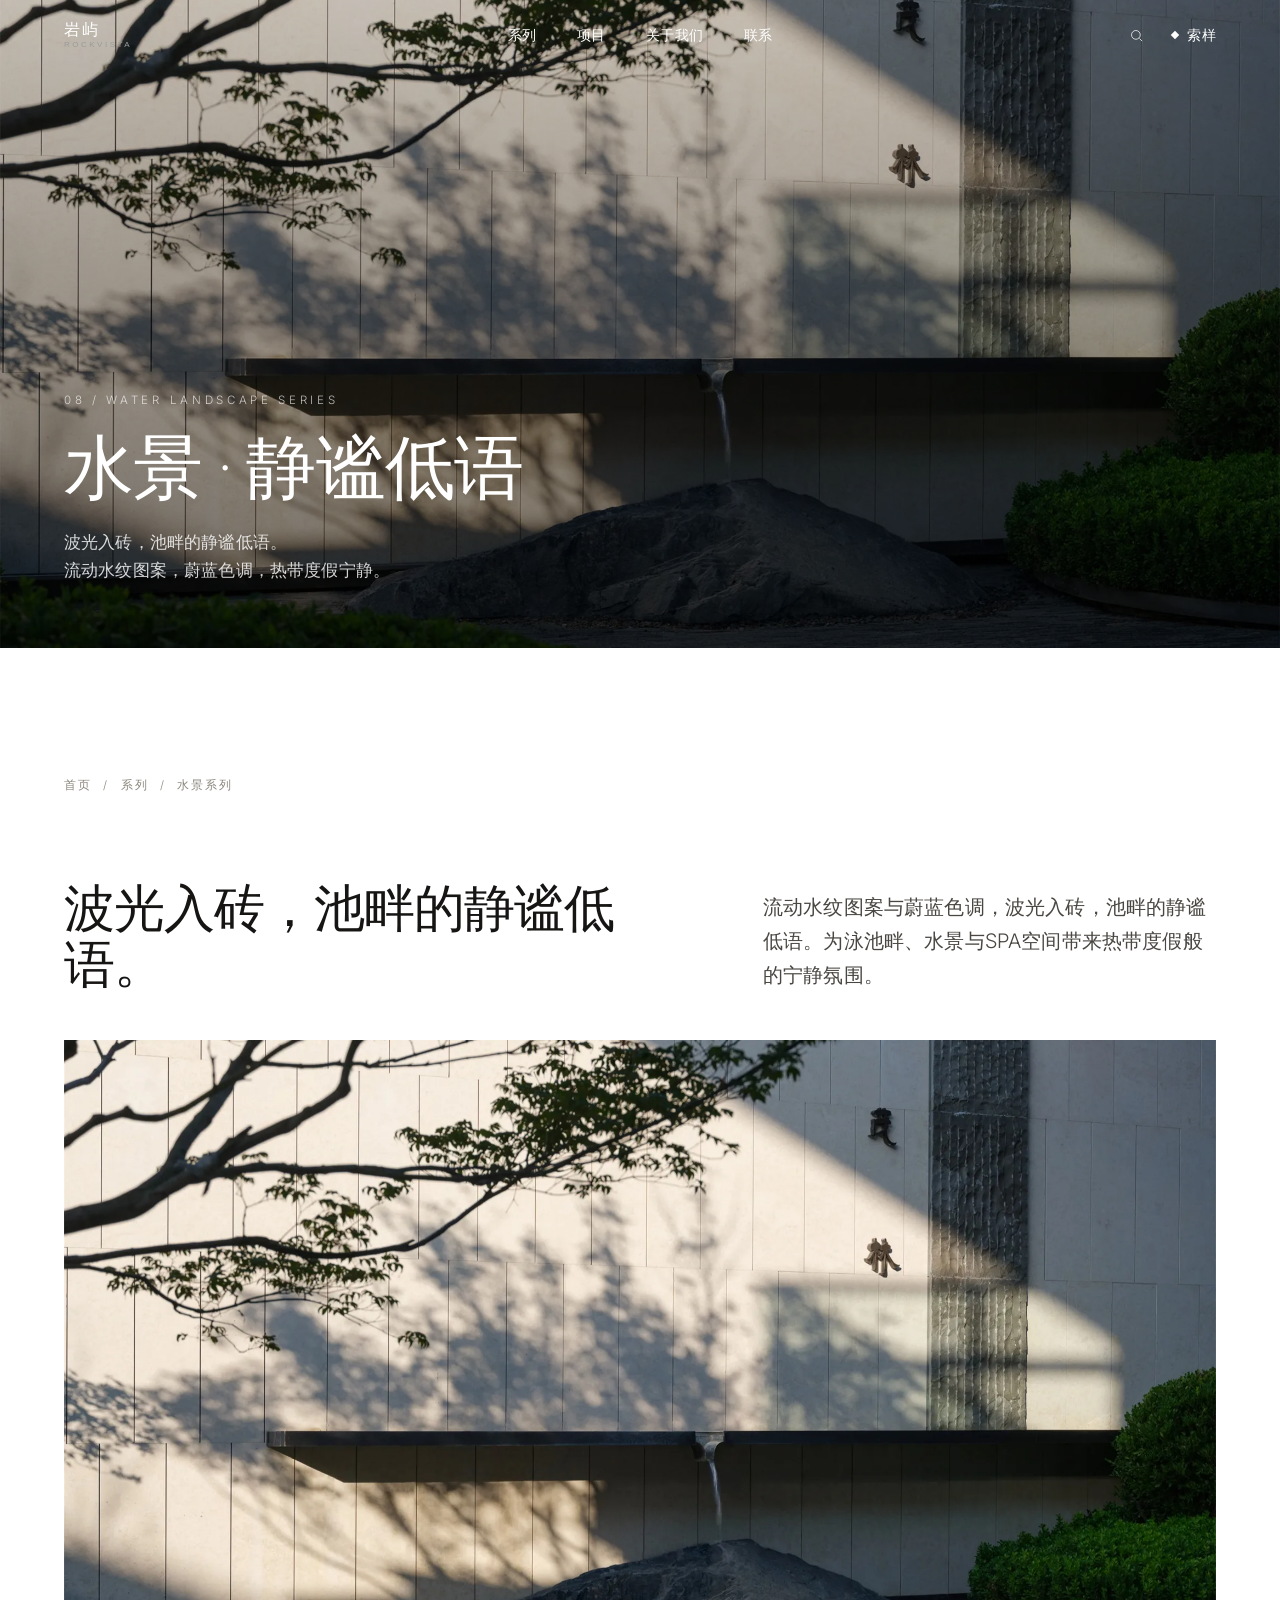
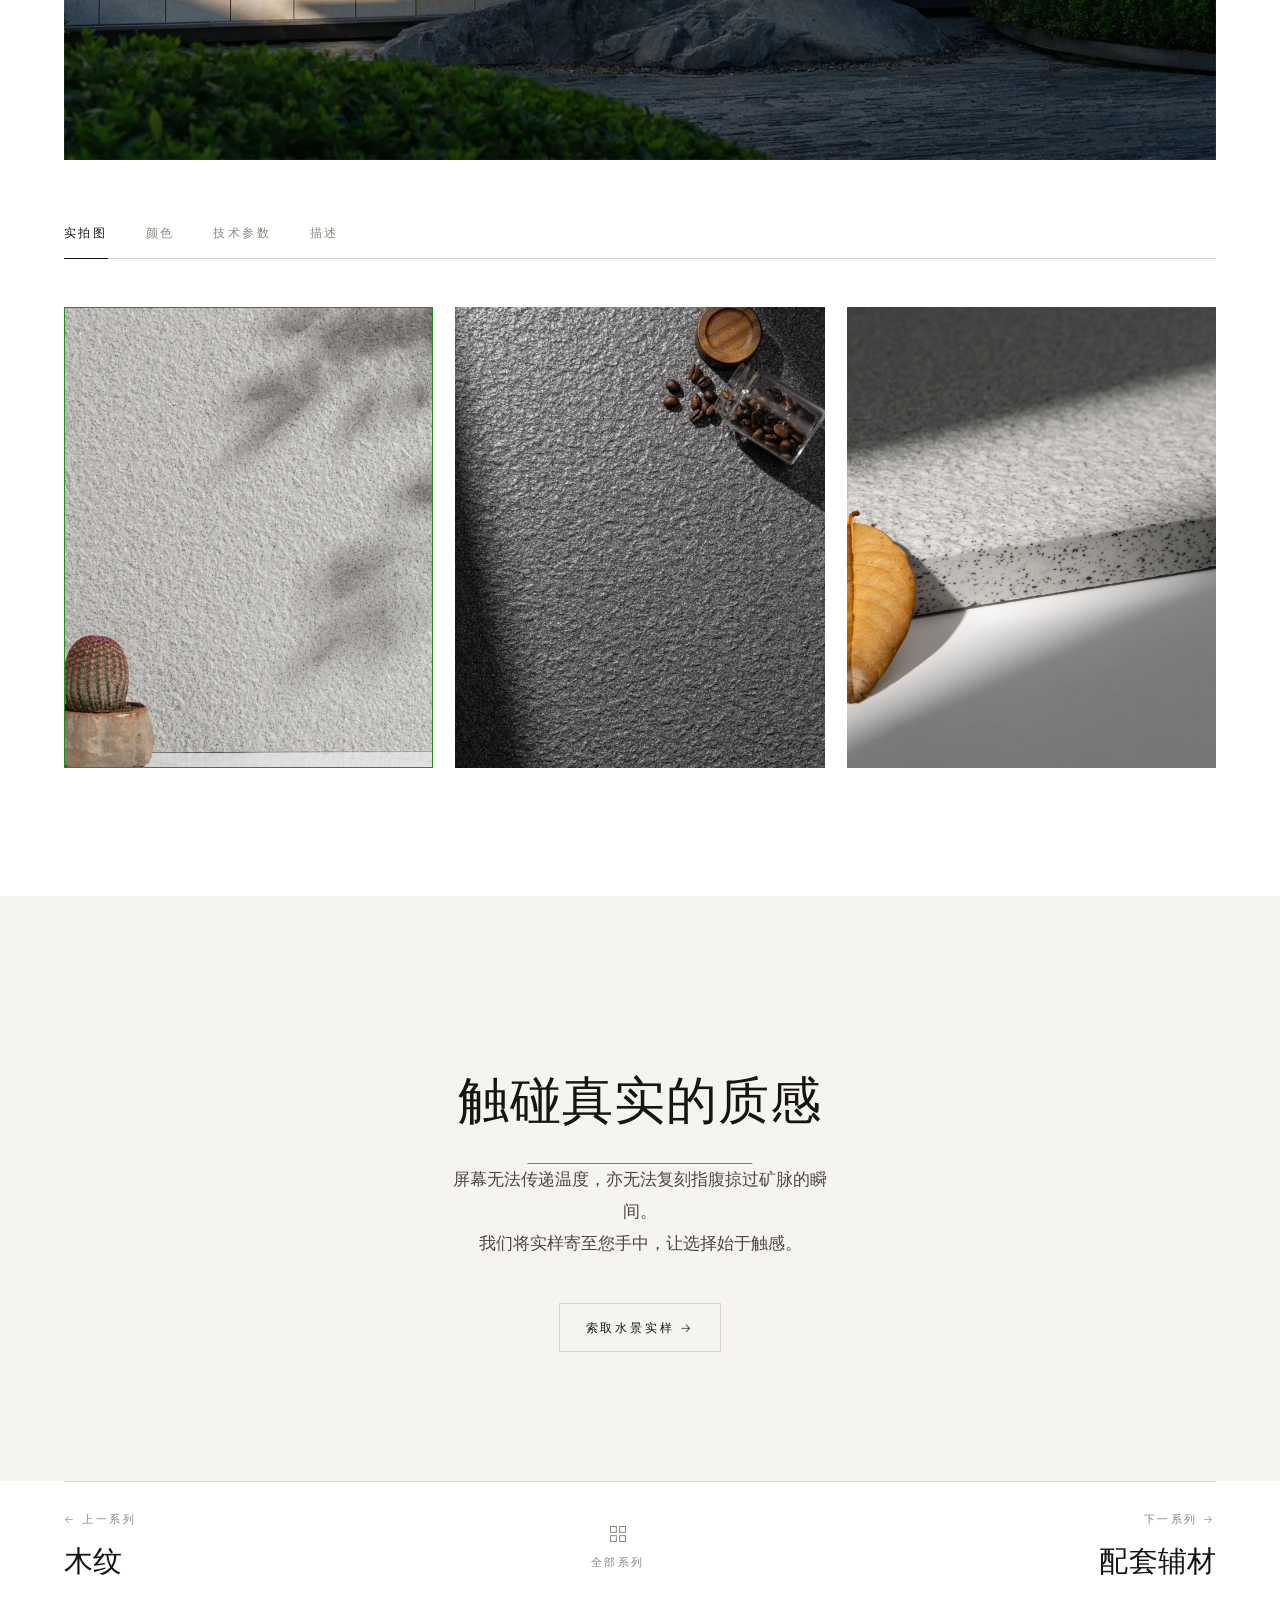
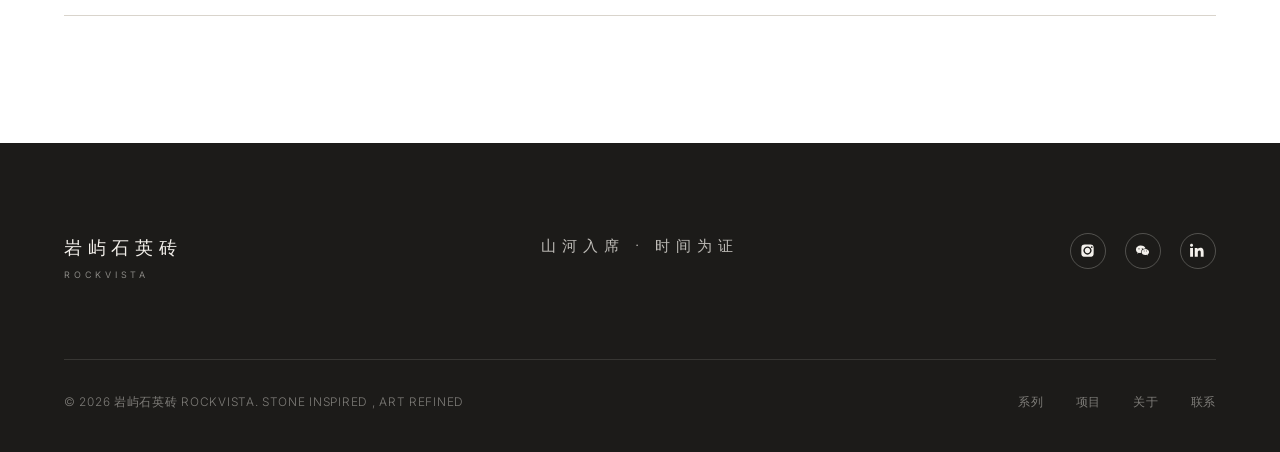
<file: waterscape.html>
<!DOCTYPE html>
<html lang="zh-CN">
<head>
  <meta charset="UTF-8" />
  <meta name="viewport" content="width=device-width, initial-scale=1.0" />
  <title>水景系列 Water Landscape · 岩屿石英砖 ROCKISLE</title>
  <meta name="description" content="水景系列 Water Landscape — 波光入砖，池畔的静谧低语，流动水纹图案，蔚蓝色调，热带度假宁静。" />
  <link rel="preconnect" href="https://fonts.googleapis.com" />
  <link rel="preconnect" href="https://fonts.gstatic.com" crossorigin />
  <link href="https://fonts.googleapis.com/css2?family=Cormorant+Garamond:wght@300;400&family=Inter:wght@200;300;400&display=swap" rel="stylesheet" />
  <link rel="stylesheet" href="css/style.css" />
</head>
<body>

  <nav class="nav is-transparent" id="nav">
    <a href="index.html" class="nav__logo">岩屿<small>ROCKVISTA</small></a>
    <ul class="nav__menu">
      <li class="nav__item has-submenu">
        <a href="series.html" class="nav__link">系列</a>
        <div class="nav__submenu">
          <a href="limes.html" class="nav__sublink">莱姆石系列Limestone Series</a>
          <a href="slate.html" class="nav__sublink">板岩系列 Slate Series</a>
          <a href="travertine.html" class="nav__sublink">洞石系列 Travertine Series</a>
          <a href="granite.html" class="nav__sublink">花岗岩系列 Granite Series</a>
          <a href="terrazzo.html" class="nav__sublink">水磨石系列 Terrazzo Series</a>
          <a href="marble.html" class="nav__sublink">理石系列 Marble Series</a>
          <a href="woodgrain.html" class="nav__sublink">木纹系列 Wood Grain Series</a>
          <a href="waterscape.html" class="nav__sublink">水景系列 Water Landscape Series</a>
          <a href="accessory.html" class="nav__sublink">配套辅材系列 Accessory Products</a>
        </div>
      </li>
      <li class="nav__item"><a href="projects.html" class="nav__link">项目</a></li>
      <li class="nav__item"><a href="about.html" class="nav__link">关于我们</a></li>
      <li class="nav__item"><a href="contact.html" class="nav__link">联系</a></li>
    </ul>
    <div class="nav__actions">
      <a href="#" class="nav__search" aria-label="搜索">
        <svg viewBox="0 0 24 24"><circle cx="11" cy="11" r="7"/><path d="M21 21l-4.3-4.3"/></svg>
      </a>
      <a href="contact.html#sample" class="nav__sample"><span class="nav__sample-dot"></span>索样</a>
      <button class="nav__burger" aria-label="菜单"><span></span><span></span><span></span></button>
    </div>
  </nav>

  <div class="mobile-menu">
    <button class="mobile-menu__close" aria-label="关闭">×</button>
    <nav class="mobile-menu__nav">
      <a href="series.html" class="mobile-menu__item">系列</a>
      <div class="mobile-menu__sub">
        <a href="limes.html" class="mobile-menu__sublink">莱姆石系列Limestone Series</a>
        <a href="slate.html" class="mobile-menu__sublink">板岩系列 Slate Series</a>
        <a href="travertine.html" class="mobile-menu__sublink">洞石系列 Travertine Series</a>
        <a href="granite.html" class="mobile-menu__sublink">花岗岩系列 Granite Series</a>
        <a href="terrazzo.html" class="mobile-menu__sublink">水磨石系列 Terrazzo Series</a>
        <a href="marble.html" class="mobile-menu__sublink">理石系列 Marble Series</a>
        <a href="woodgrain.html" class="mobile-menu__sublink">木纹系列 Wood Grain Series</a>
        <a href="waterscape.html" class="mobile-menu__sublink">水景系列 Water Landscape Series</a>
        <a href="accessory.html" class="mobile-menu__sublink">配套辅材系列 Accessory Products</a>
      </div>
      <a href="projects.html" class="mobile-menu__item">项目</a>
      <a href="about.html" class="mobile-menu__item">关于我们</a>
      <a href="contact.html" class="mobile-menu__item">联系</a>
      <a href="contact.html#sample" class="mobile-menu__item mobile-menu__sample"><span class="mobile-menu__sample-dot"></span>索样</a>
    </nav>
  </div>

  <!-- ============ PAGE HERO ============ -->
  <header class="page-hero page-hero--series"
    data-bg="Blue water landscape quartz tile infinity pool surround, flowing water ripple pattern, turquoise water reflection, tropical resort, serene bright daylight, fine art photography"
    data-bg-size="landscape_16_9"
    data-bg-local="images/8.水景/流水石.png">
    <div class="page-hero__inner">
      <p class="page-hero__eyebrow">08 / WATER LANDSCAPE SERIES</p>
      <h1 class="page-hero__title">水景 · 静谧低语</h1>
      <p class="page-hero__lead">波光入砖，池畔的静谧低语。<br />流动水纹图案，蔚蓝色调，热带度假宁静。</p>
    </div>
  </header>

  <!-- ============ DETAIL ============ -->
  <section class="section" id="waterscape">
    <div class="container">
      <div class="breadcrumb reveal"><a href="index.html">首页</a><span>/</span><a href="series.html">系列</a><span>/</span><span>水景系列</span></div>

      <div style="display:grid; grid-template-columns: 1.4fr 1fr; gap:clamp(2rem,5vw,4rem); align-items:end; margin:3rem 0">
        <div>
          <p class="eyebrow reveal">WATER LANDSCAPE SERIES</p>
          <div style="height:1rem"></div>
          <h2 class="display reveal reveal-delay-1" style="font-size:clamp(2.2rem,4vw,3.4rem)">波光入砖，池畔的静谧低语。</h2>
        </div>
        <p class="lead reveal reveal-delay-2">流动水纹图案与蔚蓝色调，波光入砖，池畔的静谧低语。为泳池畔、水景与SPA空间带来热带度假般的宁静氛围。</p>
      </div>

      <div class="detail-main-scene reveal"
        data-bg="Blue water landscape quartz tile infinity pool surround, flowing water ripple pattern, turquoise water reflection, tropical resort, serene bright daylight, fine art photography"
        data-bg-size="landscape_16_9"
        data-bg-local="images/8.水景/流水石.png"></div>

      <div class="detail-tabs reveal" style="margin-top:3rem">
        <button class="detail-tab is-active" data-tab="scenes">实拍图</button>
        <button class="detail-tab" data-tab="colors">颜色</button>
        <button class="detail-tab" data-tab="specs">技术参数</button>
        <button class="detail-tab" data-tab="desc">描述</button>
      </div>

      <div class="detail-panel" data-panel="scenes">
        <div class="scene-gallery">
          <div class="scene-gallery__item is-active" data-bg="Blue water landscape quartz tile spa pool surround with flowing water ripple pattern, serene turquoise reflection, tropical resort" data-bg-size="portrait" data-bg-local="images/8.水景/照片素材/IMGL5344.JPG"></div>
          <div class="scene-gallery__item" data-bg="Blue water landscape quartz tile modern swimming pool deck with flowing water pattern, bright sunny day, resort luxury" data-bg-size="portrait" data-bg-local="images/8.水景/照片素材/IMGL6708.JPG"></div>
          <div class="scene-gallery__item" data-bg="Square format product photography of blue water landscape quartz tile with flowing water ripple pattern, cool ambient lighting, tranquil poolside serenity" data-bg-size="portrait" data-bg-local="images/8.水景/照片素材/IMGL6713.JPG"></div>
        </div>
      </div>

      <div class="detail-panel is-hidden" data-panel="specs">
        <table class="spec-table">
          <tr><th>规格</th><td>600 × 1200 mm</td></tr>
          <tr><th>厚度</th><td>18 mm</td></tr>
          <tr><th>吸水率</th><td>≤ 0.1%</td></tr>
          <tr><th>防滑等级</th><td>R11</td></tr>
          <tr><th>莫氏硬度</th><td>≥ 7</td></tr>
          <tr><th>抗折强度</th><td>≥ 45 MPa</td></tr>
          <tr><th>表面工艺</th><td>仿古模具+斑点通体</td></tr>
          <tr><th>抗冻性</th><td>-30℃ 冻融循环无裂纹</td></tr>
        </table>
      </div>

      <div class="detail-panel is-hidden" data-panel="desc">
        <p class="lead" style="max-width:60ch">水景系列以渐变釉料模拟流动水纹，蔚蓝色调在日光下泛出波光。专为泳池畔、水景墙与SPA空间设计，兼具防滑与耐氯性能，让水与砖相映成趣。</p>
        <div style="height:1.6rem"></div>
        <a href="contact.html#sample" class="text-link">索取水景实样 →</a>
      </div>

      <div class="detail-panel is-hidden" data-panel="colors">
        <div class="detail-colors">
          <div class="color-variant">
            <img src="images/8.水景/实拍立面图/RVLS69-ARW18白.jpg" alt="白" class="color-variant__preview"  loading="lazy" />
            <span class="color-variant__name">白</span>
            <span class="color-variant__note">White</span>
          </div>
          <div class="color-variant">
            <img src="images/8.水景/实拍立面图/RVLS69-ARLG18浅灰.jpg" alt="浅灰" class="color-variant__preview"  loading="lazy" />
            <span class="color-variant__name">浅灰</span>
            <span class="color-variant__note">Light Gray</span>
          </div>
          <div class="color-variant">
            <img src="images/8.水景/实拍立面图/RVLS69-ARG18灰.jpg" alt="灰" class="color-variant__preview"  loading="lazy" />
            <span class="color-variant__name">灰</span>
            <span class="color-variant__note">Gray</span>
          </div>
          <div class="color-variant">
            <img src="images/8.水景/实拍立面图/RVLS69-ARBK18黑.jpg" alt="黑" class="color-variant__preview"  loading="lazy" />
            <span class="color-variant__name">黑</span>
            <span class="color-variant__note">Black</span>
          </div>
        </div>
      </div>
    </div>
  </section>

  <!-- ============ SAMPLE CTA ============ -->
  <section class="section bg-soft sample-cta">
    <div class="container">
      <p class="eyebrow reveal">REQUEST SAMPLE</p>
      <h2 class="sample-cta__title reveal reveal-delay-1">触碰真实的质感</h2>
      <p class="sample-cta__lead reveal reveal-delay-2">
        屏幕无法传递温度，亦无法复刻指腹掠过矿脉的瞬间。<br />
        我们将实样寄至您手中，让选择始于触感。
      </p>
      <a href="contact.html#sample" class="btn-ghost reveal reveal-delay-3">索取水景实样 →</a>
    </div>
  </section>

  <!-- ============ SERIES NAV ============ -->
  <section class="section" style="padding-top:0">
    <div class="container">
      <div class="series-nav reveal">
        <a href="woodgrain.html" class="series-nav__link series-nav__link--prev">
          <span class="series-nav__dir">← 上一系列</span>
          <span class="series-nav__name">木纹</span>
        </a>
        <a href="series.html#collections" class="series-nav__all">
          <svg viewBox="0 0 24 24" fill="none" stroke="currentColor" stroke-width="1.2"><rect x="3" y="3" width="7" height="7"/><rect x="14" y="3" width="7" height="7"/><rect x="3" y="14" width="7" height="7"/><rect x="14" y="14" width="7" height="7"/></svg>
          <span>全部系列</span>
        </a>
        <a href="accessory.html" class="series-nav__link series-nav__link--next">
          <span class="series-nav__dir">下一系列 →</span>
          <span class="series-nav__name">配套辅材</span>
        </a>
      </div>
    </div>
  </section>

  <footer class="footer">
    <div class="footer__top">
      <div class="footer__brand">岩屿石英砖<small>ROCKVISTA</small></div>
      <div class="footer__motto">山河入席 · 时间为证</div>
      <div class="footer__social">
        <a href="#" aria-label="Instagram"><svg viewBox="0 0 24 24"><path d="M12 2.2c3.2 0 3.6 0 4.9.1 1.2.1 1.8.3 2.2.4.6.2 1 .5 1.4.9.4.4.7.8.9 1.4.1.4.3 1 .4 2.2.1 1.3.1 1.7.1 4.9s0 3.6-.1 4.9c-.1 1.2-.3 1.8-.4 2.2-.2.6-.5 1-.9 1.4-.4.4-.8.7-1.4.9-.4.1-1 .3-2.2.4-1.3.1-1.7.1-4.9.1s-3.6 0-4.9-.1c-1.2-.1-1.8-.3-2.2-.4-.6-.2-1-.5-1.4-.9-.4-.4-.7-.8-.9-1.4-.1-.4-.3-1-.4-2.2C2.2 15.6 2.2 15.2 2.2 12s0-3.6.1-4.9c.1-1.2.3-1.8.4-2.2.2-.6.5-1 .9-1.4.4-.4.8-.7 1.4-.9.4-.1 1-.3 2.2-.4C8.4 2.2 8.8 2.2 12 2.2zm0 3.2c-3.4 0-6.6 3.2-6.6 6.6s3.2 6.6 6.6 6.6 6.6-3.2 6.6-6.6-3.2-6.6-6.6-6.6zm0 10.9c-2.4 0-4.3-1.9-4.3-4.3s1.9-4.3 4.3-4.3 4.3 1.9 4.3 4.3-1.9 4.3-4.3 4.3zm6.8-11.2c-.8 0-1.4.6-1.4 1.4s.6 1.4 1.4 1.4 1.4-.6 1.4-1.4-.6-1.4-1.4-1.4z"/></svg></a>
        <a href="#" aria-label="WeChat"><svg viewBox="0 0 24 24"><path d="M9 4C4.8 4 1.5 6.8 1.5 10.2c0 1.9 1 3.6 2.7 4.8L3.4 17l2.7-1.4c.9.3 1.9.4 2.9.4h.6c-.1-.4-.2-.9-.2-1.3 0-3.2 3.1-5.8 6.9-5.8h.6C16.2 6 12.9 4 9 4zm-2.6 4.3c.6 0 1 .5 1 1s-.5 1-1 1-1-.5-1-1 .4-1 1-1zm5.2 0c.6 0 1 .5 1 1s-.5 1-1 1-1-.5-1-1 .4-1 1-1z"/><path d="M22.5 14.3c0-2.7-2.7-4.9-6-4.9s-6 2.2-6 4.9 2.7 4.9 6 4.9c.7 0 1.4-.1 2.1-.3l2.1 1.1-.6-1.7c1.4-.9 2.4-2.3 2.4-4zm-7.9-.7c-.4 0-.8-.3-.8-.8s.3-.8.8-.8.8.3.8.8-.4.8-.8.8zm3.8 0c-.4 0-.8-.3-.8-.8s.3-.8.8-.8.8.3.8.8-.4.8-.8.8z"/></svg></a>
        <a href="#" aria-label="LinkedIn"><svg viewBox="0 0 24 24"><path d="M4.98 3.5C4.98 4.88 3.87 6 2.5 6S0 4.88 0 3.5 1.12 1 2.5 1s2.48 1.12 2.48 2.5zM.2 8h4.6v14H.2V8zm7.4 0h4.4v1.9h.1c.6-1.1 2.1-2.3 4.3-2.3 4.6 0 5.4 3 5.4 7v7.4h-4.6v-6.6c0-1.6 0-3.6-2.2-3.6s-2.5 1.7-2.5 3.5V22H7.6V8z"/></svg></a>
      </div>
    </div>
    <div class="footer__bottom">
      <span>© <span data-year>2026</span> 岩屿石英砖 ROCKVISTA. STONE INSPIRED , ART REFINED</span>
      <div class="footer__nav">
        <a href="series.html">系列</a>
        <a href="projects.html">项目</a>
        <a href="about.html">关于</a>
        <a href="contact.html">联系</a>
      </div>
    </div>
  </footer>

  <script src="js/main.js"></script>
</body>
</html>
</file>
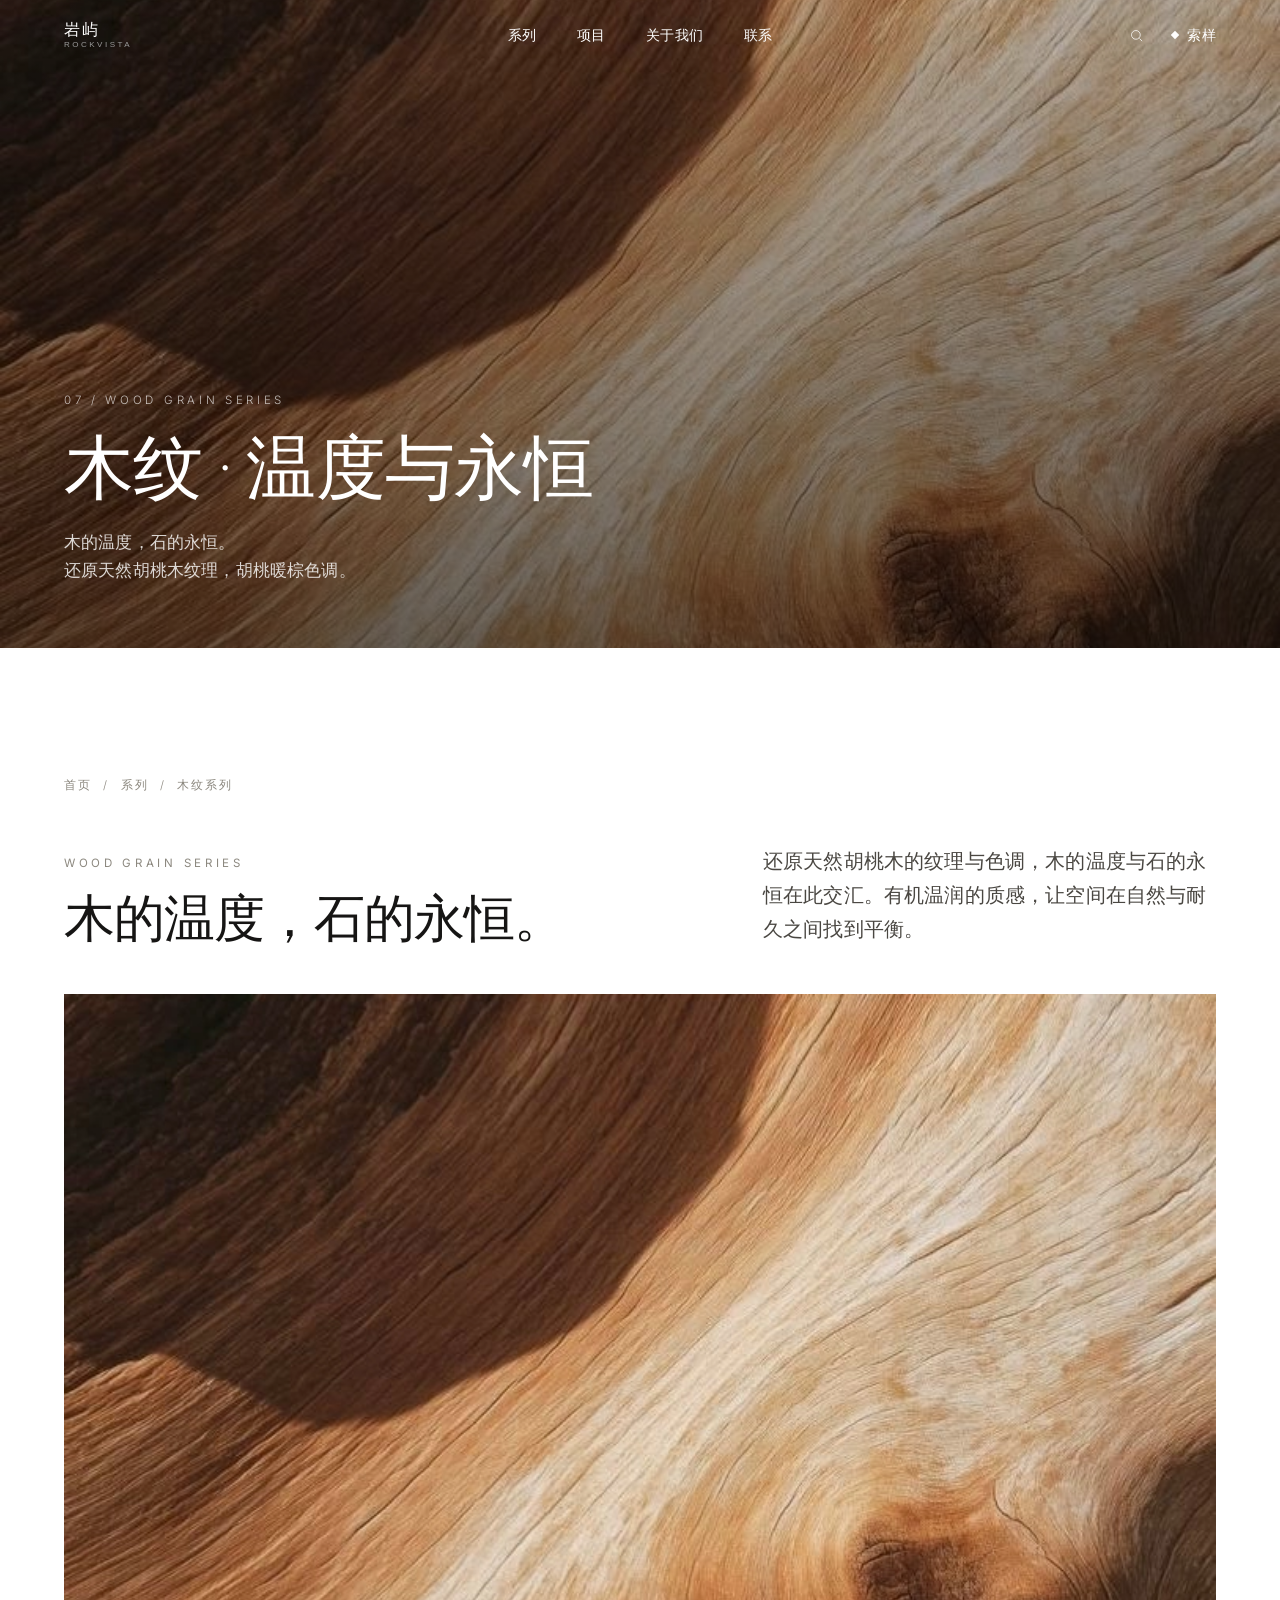
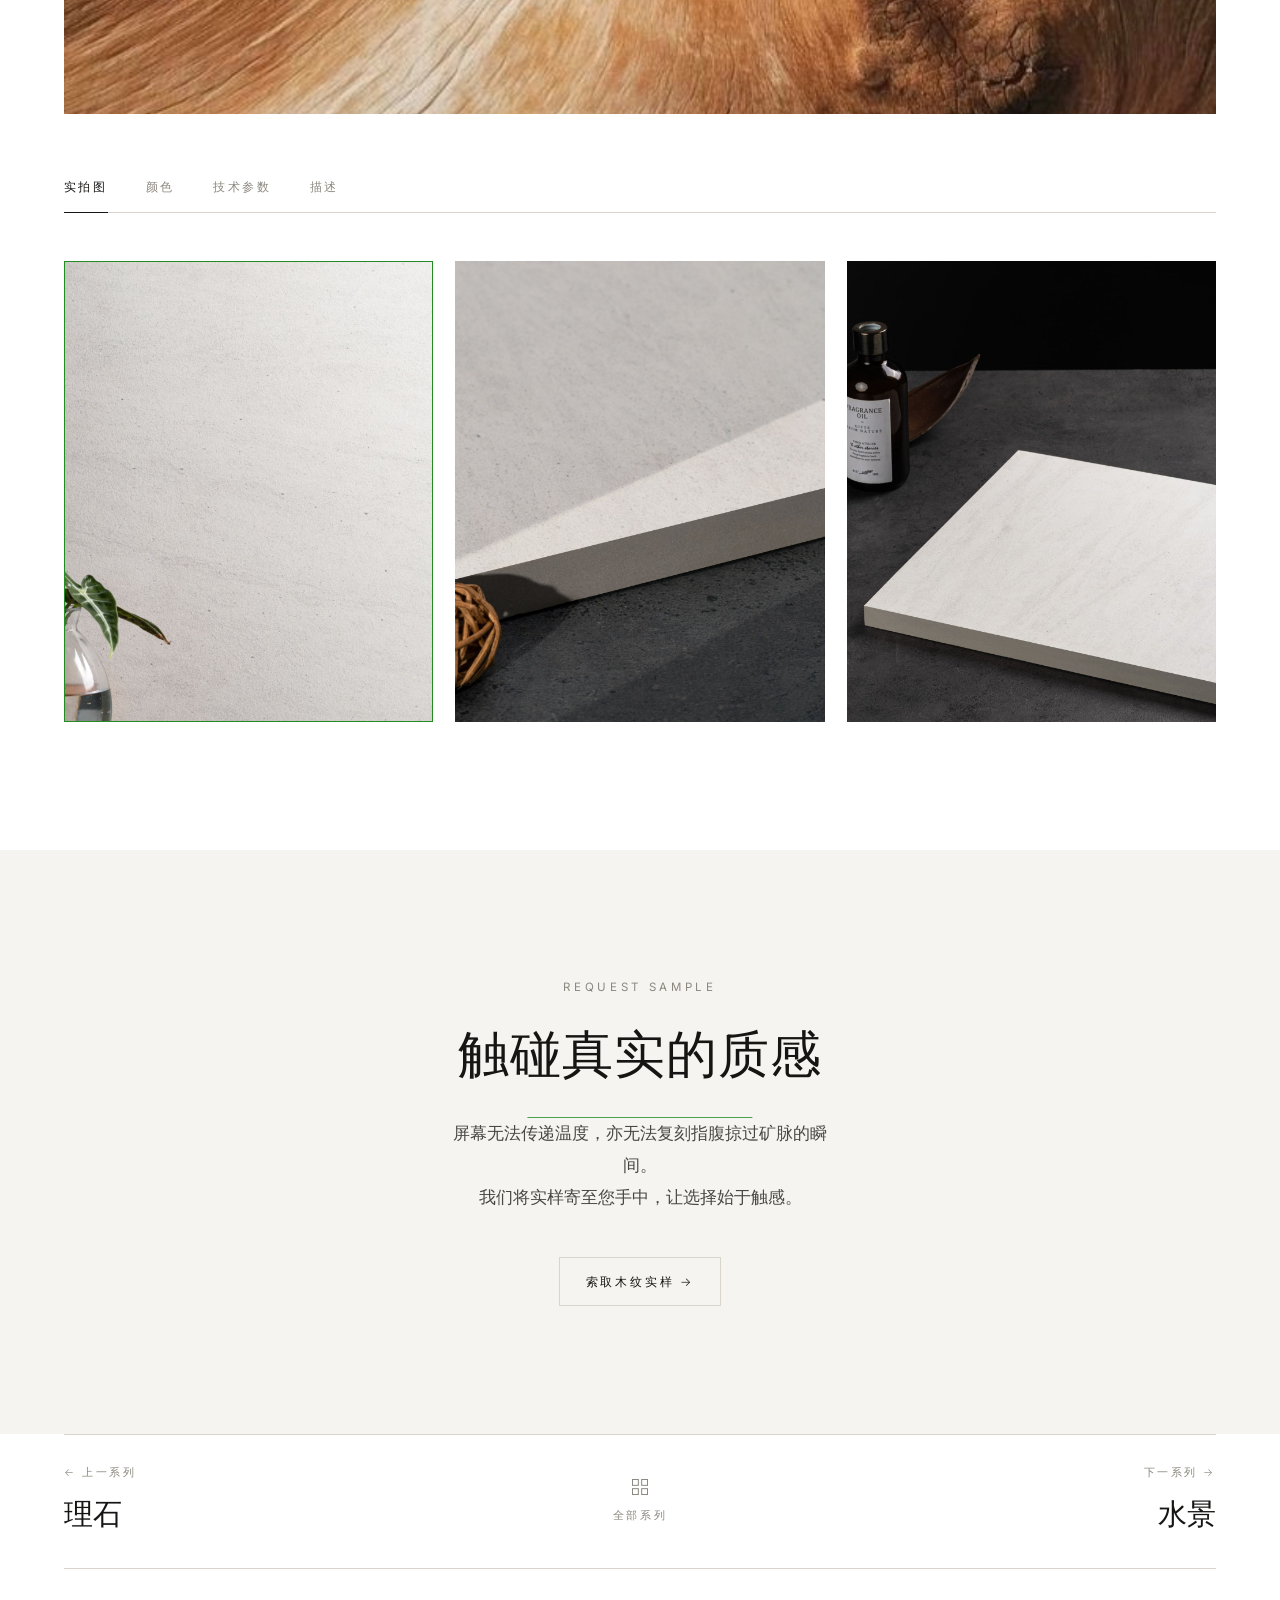
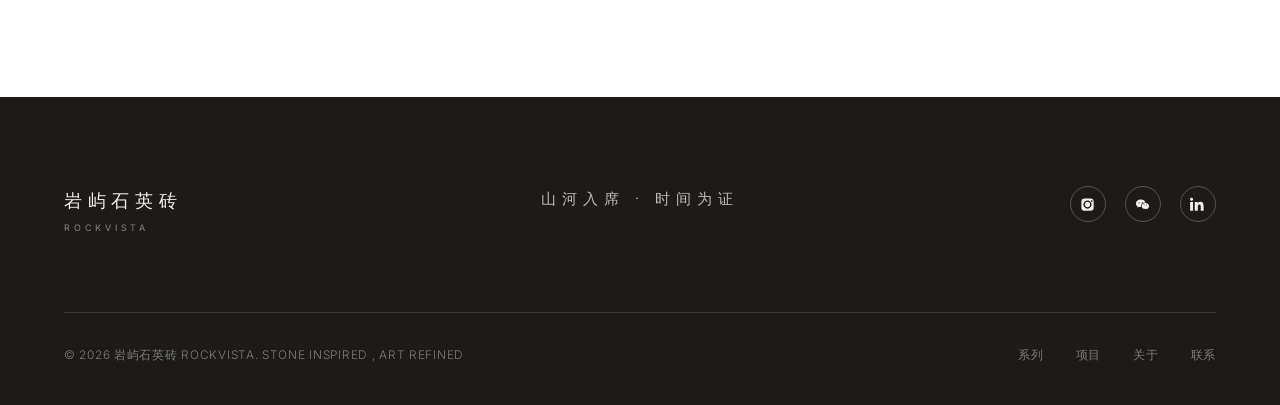
<file: woodgrain.html>
<!DOCTYPE html>
<html lang="zh-CN">
<head>
  <meta charset="UTF-8" />
  <meta name="viewport" content="width=device-width, initial-scale=1.0" />
  <title>木纹系列 Wood Grain · 岩屿石英砖 ROCKISLE</title>
  <meta name="description" content="木纹系列 Wood Grain — 木的温度，石的永恒，还原天然胡桃木纹理，胡桃暖棕色调，有机温润。" />
  <link rel="preconnect" href="https://fonts.googleapis.com" />
  <link rel="preconnect" href="https://fonts.gstatic.com" crossorigin />
  <link href="https://fonts.googleapis.com/css2?family=Cormorant+Garamond:wght@300;400&family=Inter:wght@200;300;400&display=swap" rel="stylesheet" />
  <link rel="stylesheet" href="css/style.css" />
</head>
<body>

  <nav class="nav is-transparent" id="nav">
    <a href="index.html" class="nav__logo">岩屿<small>ROCKVISTA</small></a>
    <ul class="nav__menu">
      <li class="nav__item has-submenu">
        <a href="series.html" class="nav__link">系列</a>
        <div class="nav__submenu">
          <a href="limes.html" class="nav__sublink">莱姆石系列Limestone Series</a>
          <a href="slate.html" class="nav__sublink">板岩系列 Slate Series</a>
          <a href="travertine.html" class="nav__sublink">洞石系列 Travertine Series</a>
          <a href="granite.html" class="nav__sublink">花岗岩系列 Granite Series</a>
          <a href="terrazzo.html" class="nav__sublink">水磨石系列 Terrazzo Series</a>
          <a href="marble.html" class="nav__sublink">理石系列 Marble Series</a>
          <a href="woodgrain.html" class="nav__sublink">木纹系列 Wood Grain Series</a>
          <a href="waterscape.html" class="nav__sublink">水景系列 Water Landscape Series</a>
          <a href="accessory.html" class="nav__sublink">配套辅材系列 Accessory Products</a>
        </div>
      </li>
      <li class="nav__item"><a href="projects.html" class="nav__link">项目</a></li>
      <li class="nav__item"><a href="about.html" class="nav__link">关于我们</a></li>
      <li class="nav__item"><a href="contact.html" class="nav__link">联系</a></li>
    </ul>
    <div class="nav__actions">
      <a href="#" class="nav__search" aria-label="搜索">
        <svg viewBox="0 0 24 24"><circle cx="11" cy="11" r="7"/><path d="M21 21l-4.3-4.3"/></svg>
      </a>
      <a href="contact.html#sample" class="nav__sample"><span class="nav__sample-dot"></span>索样</a>
      <button class="nav__burger" aria-label="菜单"><span></span><span></span><span></span></button>
    </div>
  </nav>

  <div class="mobile-menu">
    <button class="mobile-menu__close" aria-label="关闭">×</button>
    <nav class="mobile-menu__nav">
      <a href="series.html" class="mobile-menu__item">系列</a>
      <div class="mobile-menu__sub">
        <a href="limes.html" class="mobile-menu__sublink">莱姆石系列Limestone Series</a>
        <a href="slate.html" class="mobile-menu__sublink">板岩系列 Slate Series</a>
        <a href="travertine.html" class="mobile-menu__sublink">洞石系列 Travertine Series</a>
        <a href="granite.html" class="mobile-menu__sublink">花岗岩系列 Granite Series</a>
        <a href="terrazzo.html" class="mobile-menu__sublink">水磨石系列 Terrazzo Series</a>
        <a href="marble.html" class="mobile-menu__sublink">理石系列 Marble Series</a>
        <a href="woodgrain.html" class="mobile-menu__sublink">木纹系列 Wood Grain Series</a>
        <a href="waterscape.html" class="mobile-menu__sublink">水景系列 Water Landscape Series</a>
        <a href="accessory.html" class="mobile-menu__sublink">配套辅材系列 Accessory Products</a>
      </div>
      <a href="projects.html" class="mobile-menu__item">项目</a>
      <a href="about.html" class="mobile-menu__item">关于我们</a>
      <a href="contact.html" class="mobile-menu__item">联系</a>
      <a href="contact.html#sample" class="mobile-menu__item mobile-menu__sample"><span class="mobile-menu__sample-dot"></span>索样</a>
    </nav>
  </div>

  <!-- ============ PAGE HERO ============ -->
  <header class="page-hero page-hero--series"
    data-bg="Wood grain quartz tile warm interior living room floor, natural timber texture, walnut oak tones, cozy ambient lighting, organic modern minimalist space, fine art photography"
    data-bg-size="landscape_16_9"
    data-bg-local="images/7.木纹/木纹.png">
    <div class="page-hero__inner">
      <p class="page-hero__eyebrow">07 / WOOD GRAIN SERIES</p>
      <h1 class="page-hero__title">木纹 · 温度与永恒</h1>
      <p class="page-hero__lead">木的温度，石的永恒。<br />还原天然胡桃木纹理，胡桃暖棕色调。</p>
    </div>
  </header>

  <!-- ============ DETAIL ============ -->
  <section class="section" id="woodgrain">
    <div class="container">
      <div class="breadcrumb reveal"><a href="index.html">首页</a><span>/</span><a href="series.html">系列</a><span>/</span><span>木纹系列</span></div>

      <div style="display:grid; grid-template-columns: 1.4fr 1fr; gap:clamp(2rem,5vw,4rem); align-items:end; margin:3rem 0">
        <div>
          <p class="eyebrow reveal">WOOD GRAIN SERIES</p>
          <div style="height:1rem"></div>
          <h2 class="display reveal reveal-delay-1" style="font-size:clamp(2.2rem,4vw,3.4rem)">木的温度，石的永恒。</h2>
        </div>
        <p class="lead reveal reveal-delay-2">还原天然胡桃木的纹理与色调，木的温度与石的永恒在此交汇。有机温润的质感，让空间在自然与耐久之间找到平衡。</p>
      </div>

      <div class="detail-main-scene reveal"
        data-bg="Wood grain quartz tile warm interior living room floor, natural timber texture, walnut oak tones, cozy ambient lighting, organic modern minimalist space, fine art photography"
        data-bg-size="landscape_16_9"
        data-bg-local="images/7.木纹/木纹.png"></div>

      <div class="detail-tabs reveal" style="margin-top:3rem">
        <button class="detail-tab is-active" data-tab="scenes">实拍图</button>
        <button class="detail-tab" data-tab="colors">颜色</button>
        <button class="detail-tab" data-tab="specs">技术参数</button>
        <button class="detail-tab" data-tab="desc">描述</button>
      </div>

      <div class="detail-panel" data-panel="scenes">
        <div class="scene-gallery">
          <div class="scene-gallery__item is-active" data-bg="Wood grain quartz tile bedroom floor with natural timber texture, warm morning light, cozy minimalist interior, walnut oak tones" data-bg-size="portrait" data-bg-local="images/7.木纹/照片素材/IMGL8872.JPG"></div>
          <div class="scene-gallery__item" data-bg="Wood grain quartz tile modern office floor with natural timber texture, large windows daylight, walnut tones, professional warm interior" data-bg-size="portrait" data-bg-local="images/7.木纹/照片素材/IMGL8880.JPG"></div>
          <div class="scene-gallery__item" data-bg="Square format product photography of wood grain quartz tile with realistic natural timber texture, warm side lighting, walnut oak tones, organic warmth" data-bg-size="portrait" data-bg-local="images/7.木纹/照片素材/IMGL8852.JPG"></div>
        </div>
      </div>

      <div class="detail-panel is-hidden" data-panel="specs">
        <table class="spec-table">
          <tr><th>规格</th><td>600 × 1200 mm</td></tr>
          <tr><th>厚度</th><td>15 mm</td></tr>
          <tr><th>吸水率</th><td>≤ 0.1%</td></tr>
          <tr><th>防滑等级</th><td>R9</td></tr>
          <tr><th>莫氏硬度</th><td>≥ 6</td></tr>
          <tr><th>抗折强度</th><td>≥ 38 MPa</td></tr>
          <tr><th>表面工艺</th><td>易洁干粒+斑点通体</td></tr>
          <tr><th>抗冻性</th><td>-20℃ 冻融循环无裂纹</td></tr>
        </table>
      </div>

      <div class="detail-panel is-hidden" data-panel="desc">
        <p class="lead" style="max-width:60ch">木纹系列以高清喷墨与压花工艺还原天然木材的导管与年轮，触感逼真。胡桃暖棕色调带来有机温度，却具备石英砖的耐磨防火性能，适用于卧室、客厅与商业空间。</p>
        <div style="height:1.6rem"></div>
        <a href="contact.html#sample" class="text-link">索取木纹实样 →</a>
      </div>

      <div class="detail-panel is-hidden" data-panel="colors">
        <div class="detail-colors">
          <div class="color-variant">
            <img src="images/7.木纹/实拍立面图/RVJQ62-FRY18-1黄棕.jpg" alt="黄棕 1" class="color-variant__preview"  loading="lazy" />
            <span class="color-variant__name">棕-1</span>
            <span class="color-variant__note">Brown-1</span>
          </div>
          <div class="color-variant">
            <img src="images/7.木纹/实拍立面图/RVJQ62-FRY18-2黄棕.jpg" alt="黄棕 2" class="color-variant__preview"  loading="lazy" />
            <span class="color-variant__name">棕-2</span>
            <span class="color-variant__note">Brown-2</span>
          </div>
        </div>
      </div>
    </div>
  </section>

  <!-- ============ SAMPLE CTA ============ -->
  <section class="section bg-soft sample-cta">
    <div class="container">
      <p class="eyebrow reveal">REQUEST SAMPLE</p>
      <h2 class="sample-cta__title reveal reveal-delay-1">触碰真实的质感</h2>
      <p class="sample-cta__lead reveal reveal-delay-2">
        屏幕无法传递温度，亦无法复刻指腹掠过矿脉的瞬间。<br />
        我们将实样寄至您手中，让选择始于触感。
      </p>
      <a href="contact.html#sample" class="btn-ghost reveal reveal-delay-3">索取木纹实样 →</a>
    </div>
  </section>

  <!-- ============ SERIES NAV ============ -->
  <section class="section" style="padding-top:0">
    <div class="container">
      <div class="series-nav reveal">
        <a href="marble.html" class="series-nav__link series-nav__link--prev">
          <span class="series-nav__dir">← 上一系列</span>
          <span class="series-nav__name">理石</span>
        </a>
        <a href="series.html#collections" class="series-nav__all">
          <svg viewBox="0 0 24 24" fill="none" stroke="currentColor" stroke-width="1.2"><rect x="3" y="3" width="7" height="7"/><rect x="14" y="3" width="7" height="7"/><rect x="3" y="14" width="7" height="7"/><rect x="14" y="14" width="7" height="7"/></svg>
          <span>全部系列</span>
        </a>
        <a href="waterscape.html" class="series-nav__link series-nav__link--next">
          <span class="series-nav__dir">下一系列 →</span>
          <span class="series-nav__name">水景</span>
        </a>
      </div>
    </div>
  </section>

  <footer class="footer">
    <div class="footer__top">
      <div class="footer__brand">岩屿石英砖<small>ROCKVISTA</small></div>
      <div class="footer__motto">山河入席 · 时间为证</div>
      <div class="footer__social">
        <a href="#" aria-label="Instagram"><svg viewBox="0 0 24 24"><path d="M12 2.2c3.2 0 3.6 0 4.9.1 1.2.1 1.8.3 2.2.4.6.2 1 .5 1.4.9.4.4.7.8.9 1.4.1.4.3 1 .4 2.2.1 1.3.1 1.7.1 4.9s0 3.6-.1 4.9c-.1 1.2-.3 1.8-.4 2.2-.2.6-.5 1-.9 1.4-.4.4-.8.7-1.4.9-.4.1-1 .3-2.2.4-1.3.1-1.7.1-4.9.1s-3.6 0-4.9-.1c-1.2-.1-1.8-.3-2.2-.4-.6-.2-1-.5-1.4-.9-.4-.4-.7-.8-.9-1.4-.1-.4-.3-1-.4-2.2C2.2 15.6 2.2 15.2 2.2 12s0-3.6.1-4.9c.1-1.2.3-1.8.4-2.2.2-.6.5-1 .9-1.4.4-.4.8-.7 1.4-.9.4-.1 1-.3 2.2-.4C8.4 2.2 8.8 2.2 12 2.2zm0 3.2c-3.4 0-6.6 3.2-6.6 6.6s3.2 6.6 6.6 6.6 6.6-3.2 6.6-6.6-3.2-6.6-6.6-6.6zm0 10.9c-2.4 0-4.3-1.9-4.3-4.3s1.9-4.3 4.3-4.3 4.3 1.9 4.3 4.3-1.9 4.3-4.3 4.3zm6.8-11.2c-.8 0-1.4.6-1.4 1.4s.6 1.4 1.4 1.4 1.4-.6 1.4-1.4-.6-1.4-1.4-1.4z"/></svg></a>
        <a href="#" aria-label="WeChat"><svg viewBox="0 0 24 24"><path d="M9 4C4.8 4 1.5 6.8 1.5 10.2c0 1.9 1 3.6 2.7 4.8L3.4 17l2.7-1.4c.9.3 1.9.4 2.9.4h.6c-.1-.4-.2-.9-.2-1.3 0-3.2 3.1-5.8 6.9-5.8h.6C16.2 6 12.9 4 9 4zm-2.6 4.3c.6 0 1 .5 1 1s-.5 1-1 1-1-.5-1-1 .4-1 1-1zm5.2 0c.6 0 1 .5 1 1s-.5 1-1 1-1-.5-1-1 .4-1 1-1z"/><path d="M22.5 14.3c0-2.7-2.7-4.9-6-4.9s-6 2.2-6 4.9 2.7 4.9 6 4.9c.7 0 1.4-.1 2.1-.3l2.1 1.1-.6-1.7c1.4-.9 2.4-2.3 2.4-4zm-7.9-.7c-.4 0-.8-.3-.8-.8s.3-.8.8-.8.8.3.8.8-.4.8-.8.8zm3.8 0c-.4 0-.8-.3-.8-.8s.3-.8.8-.8.8.3.8.8-.4.8-.8.8z"/></svg></a>
        <a href="#" aria-label="LinkedIn"><svg viewBox="0 0 24 24"><path d="M4.98 3.5C4.98 4.88 3.87 6 2.5 6S0 4.88 0 3.5 1.12 1 2.5 1s2.48 1.12 2.48 2.5zM.2 8h4.6v14H.2V8zm7.4 0h4.4v1.9h.1c.6-1.1 2.1-2.3 4.3-2.3 4.6 0 5.4 3 5.4 7v7.4h-4.6v-6.6c0-1.6 0-3.6-2.2-3.6s-2.5 1.7-2.5 3.5V22H7.6V8z"/></svg></a>
      </div>
    </div>
    <div class="footer__bottom">
      <span>© <span data-year>2026</span> 岩屿石英砖 ROCKVISTA. STONE INSPIRED , ART REFINED</span>
      <div class="footer__nav">
        <a href="series.html">系列</a>
        <a href="projects.html">项目</a>
        <a href="about.html">关于</a>
        <a href="contact.html">联系</a>
      </div>
    </div>
  </footer>

  <script src="js/main.js"></script>
</body>
</html>
</file>
<file: css/style.css>
﻿/* ==========================================================================
   岩屿石英砖 ROCKISLE — Global Stylesheet
   Inspired by Cotto d'Este: extreme minimalism, generous whitespace,
   natural low-saturation palette, architectural composure.
   ========================================================================== */

/* ---------- Design Tokens ---------- */
:root {
  --bg: #ffffff;
  --bg-soft: #f6f4f1;        /* warm off-white */
  --bg-stone: #ece8e2;       /* limestone grey */
  --bg-deep: #1c1b19;        /* near-black warm */

  --text: #161514;
  --text-soft: #4a4742;
  --text-muted: #8c887f;
  --text-invert: #f4f1ec;

  --accent: #228b22;         /* bronze */
  --accent-dark: #6b5532;
  --line: #d9d4cc;           /* hairline */
  --line-soft: #e7e3dc;

  --serif: "Cormorant Garamond", "Songti SC", "STSong", serif;
  --sans: "Inter", "Helvetica Neue", "PingFang SC", "Hiragino Sans GB",
          "Microsoft YaHei", system-ui, sans-serif;

  --ease: cubic-bezier(0.22, 0.61, 0.36, 1);
  --container: 1320px;
  --gutter: clamp(1.5rem, 5vw, 6rem);
}

/* ---------- Reset ---------- */
*,
*::before,
*::after { box-sizing: border-box; margin: 0; padding: 0; }

html {
  scroll-behavior: smooth;
  -webkit-font-smoothing: antialiased;
  -moz-osx-font-smoothing: grayscale;
  font-size: 16px;
}

body {
  font-family: var(--sans);
  font-weight: 300;
  color: var(--text);
  background: var(--bg);
  line-height: 1.7;
  letter-spacing: 0.01em;
  overflow-x: hidden;
}

img { display: block; max-width: 100%; height: auto; }
a { color: inherit; text-decoration: none; }
button { font: inherit; cursor: pointer; border: none; background: none; color: inherit; }
ul { list-style: none; }

/* ---------- Typography ---------- */
h1, h2, h3, h4 {
  font-weight: 300;
  line-height: 1.2;
  letter-spacing: -0.01em;
}

.eyebrow {
  font-size: 0.72rem;
  letter-spacing: 0.32em;
  text-transform: uppercase;
  color: var(--text-muted);
  font-weight: 400;
}

.display {
  font-size: clamp(2.6rem, 6vw, 5.2rem);
  font-weight: 200;
  line-height: 1.1;
  letter-spacing: -0.02em;
}

.section-title {
  font-size: clamp(1.9rem, 3.6vw, 3rem);
  font-weight: 200;
  line-height: 1.25;
  max-width: 22ch;
}

.lead {
  font-size: clamp(1.05rem, 1.6vw, 1.25rem);
  color: var(--text-soft);
  font-weight: 300;
  max-width: 52ch;
}

.poetic {
  font-weight: 300;
  color: var(--text-soft);
  letter-spacing: 0.02em;
}

.vertical-text {
  writing-mode: vertical-rl;
  text-orientation: mixed;
  letter-spacing: 0.3em;
}

/* ---------- Layout ---------- */
.container {
  width: 100%;
  max-width: var(--container);
  margin: 0 auto;
  padding-left: var(--gutter);
  padding-right: var(--gutter);
}

.section {
  padding-top: clamp(5rem, 10vw, 9rem);
  padding-bottom: clamp(5rem, 10vw, 9rem);
}

.section--tight { padding-top: clamp(3.5rem, 7vw, 6rem); padding-bottom: clamp(3.5rem, 7vw, 6rem); }
.bg-soft { background: var(--bg-soft); }
.bg-stone { background: var(--bg-stone); }
.bg-deep { background: var(--bg-deep); color: var(--text-invert); }

.hairline { height: 1px; background: var(--line); border: 0; }
.hairline-vert { width: 1px; background: var(--line); }
.is-hidden { display: none !important; }

/* ---------- Buttons / Links ---------- */
.btn-line {
  position: relative;
  display: inline-flex;
  align-items: center;
  gap: 0.7rem;
  font-size: 0.78rem;
  letter-spacing: 0.22em;
  text-transform: uppercase;
  color: var(--text);
  padding: 0.6rem 0;
  transition: color 0.5s var(--ease);
}
.btn-line::after {
  content: "";
  position: absolute;
  left: 0; bottom: 0;
  width: 100%;
  height: 1px;
  background: currentColor;
  transform: scaleX(0.18);
  transform-origin: left;
  transition: transform 0.55s var(--ease);
}
.btn-line:hover { color: var(--accent-dark); }
.btn-line:hover::after { transform: scaleX(1); }

.btn-line .arrow { transition: transform 0.5s var(--ease); }
.btn-line:hover .arrow { transform: translateX(6px); }

.btn-line--invert { color: var(--text-invert); }
.btn-line--invert:hover { color: #228b22; }

.btn-ghost {
  display: inline-flex;
  align-items: center;
  gap: 0.6rem;
  font-size: 0.74rem;
  letter-spacing: 0.24em;
  text-transform: uppercase;
  padding: 0.85rem 1.6rem;
  border: 1px solid var(--line);
  color: var(--text);
  transition: border-color 0.5s var(--ease), color 0.5s var(--ease);
}
.btn-ghost:hover { border-color: var(--accent); color: var(--accent-dark); }
.btn-ghost--invert { color: var(--text-invert); border-color: rgba(244,241,236,0.35); }
.btn-ghost--invert:hover { border-color: #228b22; color: #228b22; }

/* text link with underline grow */
.text-link {
  position: relative;
  display: inline-block;
  font-size: 0.78rem;
  letter-spacing: 0.2em;
  text-transform: uppercase;
  padding-bottom: 4px;
  color: var(--text);
}
.text-link::after {
  content: "";
  position: absolute;
  left: 0; bottom: 0;
  width: 100%; height: 1px;
  background: var(--accent);
  transform: scaleX(0);
  transform-origin: left;
  transition: transform 0.5s var(--ease);
}
.text-link:hover::after { transform: scaleX(1); }

/* ---------- Navigation (Cotto d'Este style) ---------- */
.nav {
  position: fixed;
  top: 0; left: 0; right: 0;
  z-index: 100;
  display: grid;
  grid-template-columns: 1fr auto 1fr;
  align-items: center;
  min-height: 72px;
  padding: 0 var(--gutter);
  font-family: 'Helvetica Neue', 'Segoe UI', 'PingFang SC', 'Hiragino Sans GB', 'Microsoft YaHei', sans-serif;
  background: transparent;
  border-bottom: 1px solid transparent;
  transition: background 0.4s var(--ease), border-color 0.4s var(--ease);
}
.nav.is-scrolled {
  background: rgba(255, 255, 255, 0.97);
  border-bottom-color: #E8E8E8;
}
/* transparent variant over dark hero */
.nav.is-transparent .nav__logo,
.nav.is-transparent .nav__link,
.nav.is-transparent .nav__sample,
.nav.is-transparent .nav__search { color: #ffffff; }
.nav.is-transparent .nav__sample-dot { background: #ffffff; }
.nav.is-transparent .nav__burger { color: #ffffff; }
.nav.is-transparent.is-scrolled .nav__logo,
.nav.is-transparent.is-scrolled .nav__link,
.nav.is-transparent.is-scrolled .nav__sample,
.nav.is-transparent.is-scrolled .nav__search { color: #4A4A4A; }
.nav.is-transparent.is-scrolled .nav__sample-dot { background: #228b22; }
.nav.is-transparent.is-scrolled .nav__burger { color: #1A1A1A; }

.nav__logo {
  justify-self: start;
  font-size: 16px;
  font-weight: 400;
  letter-spacing: 1.5px;
  color: #1A1A1A;
  line-height: 1.1;
  transition: color 0.4s var(--ease);
}
.nav__logo small {
  display: block;
  font-size: 8px;
  letter-spacing: 2.5px;
  color: #9A9A9A;
  margin-top: 3px;
  font-weight: 400;
}

.nav__menu {
  justify-self: center;
  display: flex;
  align-items: center;
  gap: 40px;
  list-style: none;
}
.nav__item { position: relative; }
.nav__link {
  position: relative;
  display: inline-block;
  font-size: 14px;
  font-weight: 300;
  letter-spacing: 0.5px;
  color: #4A4A4A;
  padding: 8px 0;
  transition: color 0.3s var(--ease);
}
.nav__link::after {
  content: "";
  position: absolute;
  left: 0; bottom: 2px;
  width: 100%; height: 1px;
  background: #228b22;
  transform: scaleX(0);
  transform-origin: left;
  transition: transform 0.3s var(--ease);
}
.nav__link:hover { color: #1A1A1A; }
.nav__link:hover::after { transform: scaleX(1); }
.nav__link.is-active { color: #1A1A1A; }
.nav__link.is-active::after { transform: scaleX(1); }

/* submenu */
.nav__submenu {
  position: absolute;
  top: calc(100% + 2px);
  left: 50%;
  transform: translateX(-50%) translateY(8px);
  background: #FFFFFF;
  padding: 8px 0;
  min-width: 150px;
  box-shadow: 0 10px 30px rgba(0, 0, 0, 0.05);
  opacity: 0;
  visibility: hidden;
  pointer-events: none;
  transition: opacity 0.3s var(--ease), transform 0.3s var(--ease), visibility 0.3s;
}
.nav__item.has-submenu:hover .nav__submenu,
.nav__item.has-submenu:focus-within .nav__submenu,
.nav__item.has-submenu.is-open .nav__submenu {
  opacity: 1;
  visibility: visible;
  pointer-events: auto;
  transform: translateX(-50%) translateY(0);
}
.nav__sublink {
  display: block;
  font-size: 13px;
  font-weight: 300;
  letter-spacing: 0.5px;
  color: #4A4A4A;
  padding: 10px 26px;
  white-space: nowrap;
  transition: background 0.25s var(--ease), color 0.25s var(--ease);
}
.nav__sublink:hover { background: #F5F5F5; color: #1A1A1A; }

.nav__actions {
  justify-self: end;
  display: flex;
  align-items: center;
  gap: 22px;
}
.nav__search {
  display: inline-flex;
  align-items: center;
  color: #4A4A4A;
  padding: 6px;
  transition: color 0.3s var(--ease);
  cursor: pointer;
  background: none;
  border: none;
}
.nav__search:hover { color: #1A1A1A; }
.nav__search:focus-visible { outline: 2px solid var(--accent-dark); outline-offset: 3px; border-radius: 4px; }
.nav__search svg { width: 15px; height: 15px; stroke: currentColor; fill: none; stroke-width: 1.2; }

/* ===== Search Overlay ===== */
.search-overlay {
  position: fixed;
  inset: 0;
  z-index: 200;
  background: rgba(255, 255, 255, 0.98);
  backdrop-filter: blur(10px);
  opacity: 0;
  visibility: hidden;
  transition:
    opacity 0.35s var(--ease),
    visibility 0.35s var(--ease);
  display: flex;
  flex-direction: column;
}
.search-overlay.is-open {
  opacity: 1;
  visibility: visible;
}
.search-overlay__bar {
  display: flex;
  align-items: center;
  gap: 1rem;
  padding: clamp(1.2rem, 3vw, 2rem) clamp(1rem, 5vw, 4rem);
  border-bottom: 1px solid rgba(0, 0, 0, 0.06);
}
.search-overlay__icon {
  flex-shrink: 0;
  width: 22px;
  height: 22px;
  stroke: #1A1A1A;
  fill: none;
  stroke-width: 1.4;
}
.search-overlay__input {
  flex: 1;
  border: none;
  background: transparent;
  font-family: inherit;
  font-size: clamp(1.1rem, 2.5vw, 1.6rem);
  font-weight: 300;
  color: #1A1A1A;
  outline: none;
  letter-spacing: 0.02em;
}
.search-overlay__input::placeholder {
  color: #999;
}
.search-overlay__close {
  flex-shrink: 0;
  background: none;
  border: none;
  font-size: 1.5rem;
  color: #666;
  cursor: pointer;
  padding: 0.5rem;
  border-radius: 50%;
  width: 36px;
  height: 36px;
  display: flex;
  align-items: center;
  justify-content: center;
  transition: background 0.2s var(--ease), color 0.2s var(--ease);
}
.search-overlay__close:hover { background: rgba(0,0,0,0.05); color: #1A1A1A; }
.search-overlay__close:focus-visible { outline: 2px solid var(--accent-dark); outline-offset: 2px; }

.search-overlay__body {
  flex: 1;
  overflow-y: auto;
  padding: clamp(1rem, 4vw, 3rem) clamp(1rem, 5vw, 4rem);
}
.search-overlay__hint {
  font-size: 0.78rem;
  color: #888;
  letter-spacing: 0.08em;
  text-transform: uppercase;
  margin-bottom: 1.2rem;
}
.search-overlay__hint kbd {
  display: inline-block;
  padding: 1px 6px;
  background: #f0f0f0;
  border-radius: 3px;
  font-family: inherit;
  font-size: 0.72rem;
  color: #555;
}

.search-overlay__results {
  list-style: none;
  padding: 0;
  margin: 0;
  display: grid;
  grid-template-columns: repeat(auto-fill, minmax(240px, 1fr));
  gap: 0.75rem;
}
.search-overlay__item {
  display: flex;
  align-items: center;
  gap: 0.75rem;
  padding: 0.9rem 1.1rem;
  background: #f7f7f5;
  border-radius: 8px;
  text-decoration: none;
  color: inherit;
  transition:
    background 0.25s var(--ease),
    transform 0.25s var(--ease),
    box-shadow 0.25s var(--ease);
  cursor: pointer;
  border: 1px solid transparent;
}
.search-overlay__item:hover,
.search-overlay__item.is-focused {
  background: #ffffff;
  border-color: rgba(0, 0, 0, 0.08);
  box-shadow: 0 2px 12px rgba(0, 0, 0, 0.06);
  transform: translateY(-1px);
}
.search-overlay__item-icon {
  flex-shrink: 0;
  width: 32px;
  height: 32px;
  border-radius: 6px;
  background: #e8e8e4;
  display: flex;
  align-items: center;
  justify-content: center;
  font-size: 0.85rem;
  color: #555;
  font-weight: 300;
}
.search-overlay__item-text {
  flex: 1;
  min-width: 0;
}
.search-overlay__item-title {
  font-size: 0.95rem;
  font-weight: 400;
  color: #1A1A1A;
  white-space: nowrap;
  overflow: hidden;
  text-overflow: ellipsis;
}
.search-overlay__item-sub {
  font-size: 0.78rem;
  color: #888;
  margin-top: 2px;
  white-space: nowrap;
  overflow: hidden;
  text-overflow: ellipsis;
}
.search-overlay__empty {
  text-align: center;
  padding: 3rem 1rem;
  color: #999;
  font-size: 0.95rem;
}
.search-overlay__empty strong {
  color: #1A1A1A;
  font-weight: 400;
}

@media (max-width: 640px) {
  .search-overlay__bar { padding: 1rem 1.2rem; }
  .search-overlay__body { padding: 1rem 1.2rem; }
  .search-overlay__results { grid-template-columns: 1fr; }
}

.nav__sample {
  position: relative;
  display: inline-flex;
  align-items: center;
  gap: 9px;
  font-size: 14px;
  font-weight: 300;
  letter-spacing: 0.5px;
  color: #4A4A4A;
  padding: 8px 0;
  transition: color 0.3s var(--ease);
}
.nav__sample::after {
  content: "";
  position: absolute;
  left: 0; bottom: 2px;
  width: 100%; height: 1px;
  background: #228b22;
  transform: scaleX(0);
  transform-origin: left;
  transition: transform 0.3s var(--ease);
}
.nav__sample:hover { color: #1A1A1A; }
.nav__sample:hover::after { transform: scaleX(1); }
.nav__sample-dot {
  width: 6px; height: 6px;
  background: #228b22;
  transform: rotate(45deg);
  transition: background 0.3s var(--ease);
}

.nav__burger {
  display: none;
  width: 26px; height: 16px;
  position: relative;
  background: none;
  border: none;
  cursor: pointer;
  color: #1A1A1A;
}
.nav__burger span {
  position: absolute;
  left: 0; right: 0;
  height: 1.5px;
  background: currentColor;
  transition: transform 0.4s var(--ease), opacity 0.3s var(--ease);
}
.nav__burger span:nth-child(1) { top: 2px; }
.nav__burger span:nth-child(2) { top: 50%; transform: translateY(-50%); }
.nav__burger span:nth-child(3) { bottom: 2px; }

/* ---------- Mobile menu overlay ---------- */
.mobile-menu {
  position: fixed;
  inset: 0;
  z-index: 200;
  background: #FFFFFF;
  display: flex;
  flex-direction: column;
  align-items: center;
  justify-content: center;
  padding: 5rem var(--gutter) 3rem;
  font-family: 'Helvetica Neue', 'Segoe UI', 'PingFang SC', 'Hiragino Sans GB', 'Microsoft YaHei', sans-serif;
  opacity: 0;
  visibility: hidden;
  transition: opacity 0.4s var(--ease), visibility 0.4s var(--ease);
}
.mobile-menu.is-open { opacity: 1; visibility: visible; }
.mobile-menu__close {
  position: absolute;
  top: 22px; right: var(--gutter);
  width: 32px; height: 32px;
  font-size: 30px;
  font-weight: 200;
  line-height: 1;
  color: #1A1A1A;
  background: none;
  border: none;
  cursor: pointer;
  transition: color 0.3s var(--ease), transform 0.3s var(--ease);
}
.mobile-menu__close:hover { color: #228b22; transform: rotate(90deg); }
.mobile-menu__nav {
  display: flex;
  flex-direction: column;
  align-items: center;
  gap: 32px;
  text-align: center;
}
.mobile-menu__item {
  font-size: 24px;
  font-weight: 300;
  letter-spacing: 2px;
  color: #1A1A1A;
  opacity: 0;
  transform: translateY(16px);
  transition: opacity 0.4s var(--ease), transform 0.4s var(--ease), color 0.3s var(--ease);
}
.mobile-menu.is-open .mobile-menu__item { opacity: 1; transform: translateY(0); }
.mobile-menu.is-open .mobile-menu__item:nth-of-type(1) { transition-delay: 0.05s; }
.mobile-menu.is-open .mobile-menu__item:nth-of-type(2) { transition-delay: 0.22s; }
.mobile-menu.is-open .mobile-menu__item:nth-of-type(3) { transition-delay: 0.30s; }
.mobile-menu.is-open .mobile-menu__item:nth-of-type(4) { transition-delay: 0.38s; }
.mobile-menu.is-open .mobile-menu__item:nth-of-type(5) { transition-delay: 0.46s; }
.mobile-menu__item:hover { color: #228b22; }
.mobile-menu__sub {
  display: flex;
  flex-direction: column;
  gap: 14px;
  margin-top: -18px;
  padding-left: 20px;
  max-height: 0;
  overflow: hidden;
  opacity: 0;
  transition: max-height 0.4s var(--ease), opacity 0.3s var(--ease);
}
.mobile-menu__sub.is-open {
  max-height: 800px;
  opacity: 1;
  margin-top: 0;
}
.mobile-menu__sublink {
  font-size: 15px;
  font-weight: 300;
  letter-spacing: 1.5px;
  color: #8A8A8A;
  opacity: 0;
  transform: translateY(16px);
  transition: opacity 0.4s var(--ease), transform 0.4s var(--ease), color 0.3s var(--ease);
}
.mobile-menu__sub.is-open .mobile-menu__sublink { opacity: 1; transform: translateY(0); }
.mobile-menu__sub.is-open .mobile-menu__sublink:nth-of-type(1) { transition-delay: 0.05s; }
.mobile-menu__sub.is-open .mobile-menu__sublink:nth-of-type(2) { transition-delay: 0.08s; }
.mobile-menu__sub.is-open .mobile-menu__sublink:nth-of-type(3) { transition-delay: 0.11s; }
.mobile-menu__sub.is-open .mobile-menu__sublink:nth-of-type(4) { transition-delay: 0.14s; }
.mobile-menu__sub.is-open .mobile-menu__sublink:nth-of-type(5) { transition-delay: 0.17s; }
.mobile-menu__sub.is-open .mobile-menu__sublink:nth-of-type(6) { transition-delay: 0.20s; }
.mobile-menu__sub.is-open .mobile-menu__sublink:nth-of-type(7) { transition-delay: 0.23s; }
.mobile-menu__sub.is-open .mobile-menu__sublink:nth-of-type(8) { transition-delay: 0.26s; }
.mobile-menu__sub.is-open .mobile-menu__sublink:nth-of-type(9) { transition-delay: 0.29s; }
.mobile-menu__sublink:hover { color: #228b22; }
.mobile-menu__sample {
  margin-top: 0.5rem;
  position: relative;
  display: inline-flex;
  align-items: center;
  gap: 9px;
}
.mobile-menu__sample::after {
  content: ""; position: absolute; left: 0; bottom: -2px;
  width: 100%; height: 1px; background: #228b22;
  transform: scaleX(0); transform-origin: left;
  transition: transform 0.3s var(--ease);
}
.mobile-menu__sample:hover::after { transform: scaleX(1); }
.mobile-menu__sample-dot {
  width: 6px; height: 6px; background: #228b22; transform: rotate(45deg);
}

/* ---------- Hero Carousel ---------- */
.hero {
  position: relative;
  height: 100vh;
  min-height: 620px;
  overflow: hidden;
  background: var(--bg-deep);
}
.hero__slide {
  position: absolute;
  inset: 0;
  opacity: 0;
  transition: opacity 1.6s var(--ease);
  background-size: cover;
  background-position: center;
  background-repeat: no-repeat;
}
.hero__slide.is-active { opacity: 1; }
.hero__slide::after {
  content: "";
  position: absolute;
  inset: 0;
  background: linear-gradient(180deg, rgba(0,0,0,0.28) 0%, rgba(0,0,0,0.12) 38%, rgba(0,0,0,0.55) 100%);
}
.hero__inner {
  position: relative;
  z-index: 2;
  height: 100%;
  display: flex;
  flex-direction: column;
  justify-content: flex-end;
  padding: 0 var(--gutter) clamp(9rem, 18vh, 13rem);
  color: #fff;
}
.hero__caption {
  max-width: 38rem;
}
.hero__title {
  font-size: clamp(2.6rem, 6.4vw, 5.4rem);
  font-weight: 300;
  line-height: 1.08;
  letter-spacing: 0.01em;
  color: #fff;
  margin-bottom: 1.4rem;
  white-space: nowrap;
}
.hero__sub {
  font-size: clamp(0.98rem, 1.5vw, 1.18rem);
  font-weight: 300;
  color: rgba(255,255,255,0.82);
  letter-spacing: 0.05em;
  max-width: 34ch;
}
.hero__cta {
  position: absolute;
  right: var(--gutter);
  bottom: clamp(4rem, 9vh, 7rem);
  z-index: 3;
}
.hero__pagination {
  position: absolute;
  left: var(--gutter);
  bottom: clamp(4rem, 9vh, 7rem);
  z-index: 3;
  display: flex;
  gap: 2.2rem;
  color: rgba(255,255,255,0.7);
}
.hero__pag-item {
  font-size: 0.7rem;
  letter-spacing: 0.22em;
  text-transform: uppercase;
  position: relative;
  padding-bottom: 8px;
  cursor: pointer;
  transition: color 0.5s var(--ease);
}
.hero__pag-item::after {
  content: "";
  position: absolute;
  left: 0; bottom: 0;
  width: 100%; height: 1px;
  background: rgba(255,255,255,0.3);
}
.hero__pag-item.is-active { color: #fff; }
.hero__pag-item.is-active::after { background: #d8b783; }
.hero__index {
  position: absolute;
  right: var(--gutter);
  top: 50%;
  transform: translateY(-50%) rotate(90deg);
  transform-origin: right center;
  z-index: 3;
  color: #ffffff8c;
  font-size: 0.7rem;
  letter-spacing: 0.3em;
}

/* ---------- Reveal on scroll ---------- */
.reveal {
  opacity: 0;
  transform: translateY(34px);
  transition: opacity 1.1s var(--ease), transform 1.1s var(--ease);
  will-change: opacity, transform;
}
.reveal.is-visible { opacity: 1; transform: none; }
.reveal-delay-1 { transition-delay: 0.12s; }
.reveal-delay-2 { transition-delay: 0.24s; }
.reveal-delay-3 { transition-delay: 0.36s; }

/* ---------- Sample CTA (series detail pages) ---------- */
.sample-cta { text-align: center; }
.sample-cta .eyebrow { margin-bottom: clamp(1.2rem, 2vw, 1.8rem); }
.sample-cta__title {
  position: relative;
  font-size: clamp(2rem, 4.2vw, 3.2rem);
  font-weight: 200;
  line-height: 1.2;
  letter-spacing: 0.02em;
  color: var(--text);
  padding-bottom: clamp(1.6rem, 2.6vw, 2.2rem);
}
.sample-cta__title::after {
  content: "";
  position: absolute;
  left: 50%;
  bottom: 0;
  width: 2.8em;
  height: 1px;
  background: var(--accent);
  opacity: 0;
  transform: translateX(-50%);
  transition:
    width 0.8s cubic-bezier(0.22, 1, 0.36, 1) 0.35s,
    opacity 0.8s var(--ease) 0.35s;
}
.sample-cta__title.is-visible::after {
  width: 4.4em;
  opacity: 0.8;
}
.sample-cta__lead {
  font-size: clamp(0.92rem, 1.4vw, 1.05rem);
  font-weight: 300;
  line-height: 1.9;
  letter-spacing: 0.04em;
  color: var(--text-soft);
  max-width: 40ch;
  margin: 0 auto clamp(2.2rem, 3.4vw, 3rem);
  letter-spacing: normal;
}
@media (max-width: 560px) {
  .sample-cta__lead br { display: none; }
}

/* ---------- Series Carousel (immersive split layout + bg morph) ---------- */
.series-carousel {
  position: relative;
  overflow: hidden;
  min-height: 100vh;
  height: 100vh;
  background: var(--bg-deep);
  color: var(--text-invert);
  display: grid;
  grid-template-columns: minmax(360px, 1fr) minmax(0, 1.05fr);
  align-items: stretch;
  perspective: 1600px;
}

/* Full-screen background layers (one per series, cross-fade + zoom morph) */
.series-bg {
  position: absolute;
  inset: 0;
  z-index: 0;
  overflow: hidden;
  background: var(--bg-deep);
}
.series-bg__layer {
  position: absolute;
  inset: 0;
  background-size: cover;
  background-position: center;
  opacity: 0;
  transform: scale(1.12);
  transition:
    opacity 1.4s cubic-bezier(0.22, 1, 0.36, 1),
    transform 7s cubic-bezier(0.22, 1, 0.36, 1);
  will-change: opacity, transform;
  pointer-events: none;
}
.series-bg__layer.is-active {
  opacity: 1;
  transform: scale(1);
  animation: bgSlowDrift 18s ease-in-out infinite;
}
@keyframes bgSlowDrift {
  0%, 100% { transform: scale(1) translate3d(0, 0, 0); }
  50%      { transform: scale(1.05) translate3d(-1%, -1.5%, 0); }
}

/* Left gradient overlay — soft scrim to guarantee text contrast */
.series-overlay {
  position: absolute;
  inset: 0;
  z-index: 1;
  pointer-events: none;
  background:
    linear-gradient(90deg,
      rgba(20,18,16,0.86) 0%,
      rgba(20,18,16,0.74) 22%,
      #1412106b 46%,
      rgba(20,18,16,0.18) 64%,
      rgba(20,18,16,0) 78%),
    linear-gradient(180deg,
      rgba(20,18,16,0.35) 0%,
      rgba(20,18,16,0) 28%,
      rgba(20,18,16,0) 70%,
      rgba(20,18,16,0.55) 100%);
}

/* Left content panel */
.series-carousel__left {
  position: relative;
  z-index: 3;
  display: flex;
  flex-direction: column;
  justify-content: center;
  padding: clamp(3rem, 7vw, 6rem) clamp(1.5rem, 5vw, var(--gutter));
  max-width: 640px;
}
.series-carousel__left .eyebrow {
  color: #f4f1ec9e;
  letter-spacing: 0.32em;
}
.series-carousel__left .section-title {
  color: #fff;
  text-align: left;
  font-size: clamp(2.4rem, 4.4vw, 4rem);
  line-height: 1.08;
  font-weight: 400;
  letter-spacing: 0.01em;
  white-space: nowrap;
}

/* Active-series info block */
.series-active-info {
  position: relative;
  padding-top: 1.6rem;
  border-top: 1px solid rgba(244,241,236,0.18);
}
.series-active-info__index {
  font-size: 0.72rem;
  letter-spacing: 0.28em;
  color: #f4f1ec8c;
  margin-bottom: 1.2rem;
  font-variant-numeric: tabular-nums;
}
.series-active-info__index span:first-child {
  color:  #228b22;
  font-size: 0.85rem;
}
.series-active-info__divider { margin: 0 0.6em; opacity: 0.5; }
.series-active-info__name {
  font-family: var(--serif);
  font-size: clamp(2rem, 3vw, 2.6rem);
  font-weight: 500;
  color: #fff;
  line-height: 1.15;
  letter-spacing: 0.02em;
  transition: opacity 0.5s ease, transform 0.5s cubic-bezier(0.22, 1, 0.36, 1);
}
.series-active-info__sub {
  font-size: 0.66rem;
  letter-spacing: 0.34em;
  text-transform: uppercase;
  color: #228b22;
  margin-top: 0.4rem;
  transition: opacity 0.5s ease;
}
.series-active-info__desc {
  font-size: 0.98rem;
  color: #f4f1ecc7;
  line-height: 1.7;
  max-width: 32ch;
  margin-top: 1.4rem;
  transition: opacity 0.5s ease;
}
.series-active-info__btn {
  display: inline-flex;
  align-items: center;
  gap: 0.8rem;
  margin-top: 2rem;
  padding: 0.85rem 1.6rem 0.85rem 1.4rem;
  border: 1px solid #f4f1ec4d;
  border-radius: 100px;
  color: #fff;
  font-size: 0.78rem;
  letter-spacing: 0.22em;
  text-transform: uppercase;
  text-decoration: none;
  background: #ffffff0a;
  backdrop-filter: blur(6px);
  -webkit-backdrop-filter: blur(6px);
  transition:
    background 0.5s var(--ease),
    border-color 0.5s var(--ease),
    transform 0.5s cubic-bezier(0.22, 1, 0.36, 1),
    box-shadow 0.5s var(--ease);
}
.series-active-info__btn:hover {
  background: rgba(184,151,126,0.18);
  border-color: rgba(228b22);
  transform: translateY(-2px);
  box-shadow: 0 14px 30px rgba(0,0,0,0.35);
}
.series-active-info__arrow {
  transition: transform 0.5s cubic-bezier(0.22, 1, 0.36, 1);
}
.series-active-info__btn:hover .series-active-info__arrow {
  transform: translateX(6px);
}
/* Fade-out state while info is being swapped */
.series-active-info.is-swapping .series-active-info__name,
.series-active-info.is-swapping .series-active-info__sub,
.series-active-info.is-swapping .series-active-info__desc {
  opacity: 0;
  transform: translateY(8px);
}

/* Right thumbnail strip area */
.series-carousel__right {
  position: relative;
  z-index: 3;
  display: flex;
  align-items: center;
  gap: 1.2rem;
  padding: clamp(3rem, 7vw, 6rem) var(--gutter) clamp(3rem, 7vw, 6rem) 0;
}
.series-arrow {
  flex: 0 0 auto;
  width: 44px;
  height: 44px;
  border-radius: 50%;
  border: 1px solid rgba(244,241,236,0.25);
  background: rgba(20,18,16,0.4);
  color: #fff;
  cursor: pointer;
  display: flex;
  align-items: center;
  justify-content: center;
  backdrop-filter: blur(6px);
  -webkit-backdrop-filter: blur(6px);
  transition:
    background 0.4s var(--ease),
    border-color 0.4s var(--ease),
    transform 0.4s cubic-bezier(0.22, 1, 0.36, 1),
    opacity 0.4s var(--ease);
}
.series-arrow:hover {
  background: rgba(184,151,126,0.3);
  border-color: rgba(22,139,8,0.7);
  transform: scale(1.08);
}
.series-arrow:active { transform: scale(0.96); }

.series-track {
  display: flex;
  gap: 1rem;
  flex: 1 1 auto;
  scroll-snap-type: x mandatory;
  scroll-behavior: smooth;
  overflow-x: auto;
  overflow-y: visible;
  -webkit-overflow-scrolling: touch;
  scrollbar-width: none;
  padding: 2rem 0;
  align-items: center;
  mask-image: linear-gradient(90deg, transparent 0, #000 4%, #000 96%, transparent 100%);
  -webkit-mask-image: linear-gradient(90deg, transparent 0, #000 4%, #000 96%, transparent 100%);
}
.series-track::-webkit-scrollbar { display: none; }

.series-card {
  flex: 0 0 clamp(160px, 14vw, 220px);
  scroll-snap-align: center;
  scroll-snap-stop: always;
  display: flex;
  flex-direction: column;
  text-decoration: none;
  transition:
    transform 0.7s cubic-bezier(0.22, 1, 0.36, 1),
    opacity 0.6s ease,
    filter 0.6s ease;
  will-change: transform, opacity, filter;
  opacity: 0.6;
  transform: scale(0.92) translateZ(0);
  cursor: pointer;
  filter: saturate(0.85);
  transform-origin: center center;
}
.series-card.is-active {
  opacity: 1;
  transform: scale(1) translateZ(0);
  filter: saturate(1.05);
}
.series-card:hover { opacity: 0.95; }
.series-card.is-active:hover { transform: scale(1.04) translateZ(0); }

.series-card__media {
  position: relative;
  width: 100%;
  aspect-ratio: 4 / 5;
  overflow: hidden;
  background-size: cover;
  background-position: center;
  border-radius: 10px;
  transition: transform 1s cubic-bezier(0.22, 1, 0.36, 1), box-shadow 0.6s var(--ease);
  box-shadow:
    0 22px 50px rgba(0,0,0,0.45),
    0 4px 12px rgba(0,0,0,0.28),
    inset 0 0 0 1px rgba(255,255,255,0.06);
  transform: translateZ(0);
}
.series-card__media::after {
  content: "";
  position: absolute;
  inset: 0;
  background: linear-gradient(180deg, transparent 50%, rgba(0,0,0,0.55) 100%);
  pointer-events: none;
  transition: opacity 0.6s ease;
}
.series-card.is-active .series-card__media {
  transform: scale(1.04) translateZ(0);
  box-shadow:
    0 36px 70px rgba(0,0,0,0.55),
    0 8px 20px rgba(0,0,0,0.4),
    inset 0 0 0 1px rgba(255,255,255,0.12),
    0 0 0 1px rgba(22,139,8,0.55);
}
.series-card:hover .series-card__media { transform: scale(1.06) translateZ(0); }
.series-card.is-active:hover .series-card__media { transform: scale(1.08) translateZ(0); }

.series-card__body {
  padding: 0.9rem 0.4rem 0;
  text-align: left;
}
.series-card__name {
  font-size: 0.92rem;
  font-weight: 400;
  color: #fff;
  letter-spacing: 0.02em;
  transition: color 0.5s ease;
}
.series-card__name small {
  display: block;
  font-size: 0.56rem;
  letter-spacing: 0.28em;
  text-transform: uppercase;
  color: #f4f1ec80;
  margin-top: 4px;
  font-weight: 400;
  transition: color 0.5s ease;
}
.series-card.is-active .series-card__name small { color: #228b22; }
.series-card__desc {
  font-size: 0.76rem;
  color: #f4f1ec99;
  margin-top: 0.4rem;
  line-height: 1.5;
  max-width: 22ch;
  transition: opacity 0.5s ease;
}
.series-card:not(.is-active) .series-card__desc { opacity: 0.5; }

/* carousel dots (bottom-center, kept design) */
.series-dots {
  position: absolute;
  left: 0; right: 0;
  bottom: 28px;
  display: flex;
  justify-content: center;
  align-items: center;
  gap: 14px;
  z-index: 5;
}
.series-dot {
  width: 8px;
  height: 1px;
  background: rgba(255,255,255,0.22);
  border: none;
  padding: 0;
  cursor: pointer;
  position: relative;
  transition: width 0.6s cubic-bezier(0.22,1,0.36,1), background 0.5s var(--ease);
  transform-origin: center center;
}
.series-dot.is-active {
  width: 28px;
  background: rgba(255,255,255,0.85);
}
.series-dot:hover:not(.is-active) { background: rgba(255,255,255,0.5); }

/* ---------- Project Narrative ---------- */
.split {
  display: grid;
  grid-template-columns: 1.05fr 0.95fr;
  gap: clamp(2rem, 5vw, 5rem);
  align-items: center;
}
.split--reverse { grid-template-columns: 0.95fr 1.05fr; }
.split__media {
  aspect-ratio: 5 / 4;
  background-size: cover;
  background-position: center;
}
.split__body { padding: 1rem 0; }
.split__title {
  font-size: clamp(1.8rem, 3vw, 2.6rem);
  font-weight: 200;
  line-height: 1.25;
  margin-bottom: 1.6rem;
  max-width: 18ch;
}
.split__text { color: var(--text-soft); max-width: 42ch; margin-bottom: 2rem; }

/* ---------- Promise / Commitment ---------- */
.promise {
  display: grid;
  grid-template-columns: repeat(4, 1fr);
  gap: clamp(2rem, 4vw, 4rem);
  text-align: center;
}
.promise__icon {
  width: 54px; height: 54px;
  margin: 0 auto 1.6rem;
  color: var(--accent);
}
.promise__icon svg { width: 100%; height: 100%; stroke: currentColor; stroke-width: 1; fill: none; }
.promise__title {
  font-size: 1.05rem;
  font-weight: 400;
  letter-spacing: 0.04em;
  margin-bottom: 0.8rem;
}
.promise__text { font-size: 0.9rem; color: var(--text-muted); max-width: 22ch; margin: 0 auto; }

/* ---------- Footer ---------- */
.footer {
  background: var(--bg-deep);
  color: var(--text-invert);
  padding: clamp(4rem, 7vw, 6rem) var(--gutter) 2.5rem;
}
.footer__top {
  display: grid;
  grid-template-columns: 1fr 1fr 1fr;
  align-items: start;
  gap: 2rem;
  padding-bottom: clamp(3rem, 6vw, 5rem);
  border-bottom: 1px solid rgba(244,241,236,0.12);
}
.footer__brand {
  font-size: 1.1rem;
  letter-spacing: 0.32em;
  font-weight: 400;
}
.footer__brand small {
  display: block;
  font-size: 0.56rem;
  letter-spacing: 0.42em;
  color: rgba(244,241,236,0.5);
  margin-top: 4px;
}
.footer__motto {
  text-align: center;
  font-size: 0.95rem;
  letter-spacing: 0.4em;
  color: rgba(244,241,236,0.75);
  font-weight: 300;
}
.footer__social {
  display: flex;
  justify-content: flex-end;
  gap: 1.2rem;
}
.footer__social a {
  width: 36px; height: 36px;
  border: 1px solid rgba(244,241,236,0.25);
  border-radius: 50%;
  display: flex; align-items: center; justify-content: center;
  transition: border-color 0.5s var(--ease), color 0.5s var(--ease);
}
.footer__social a:hover { border-color: #228b22; color: #228b22; }
.footer__social svg { width: 15px; height: 15px; fill: currentColor; }
.footer__bottom {
  display: flex;
  justify-content: space-between;
  align-items: center;
  padding-top: 2rem;
  font-size: 0.74rem;
  letter-spacing: 0.06em;
  color: rgba(244,241,236,0.45);
}
.footer__nav { display: flex; gap: 2rem; }
.footer__nav a { transition: color 0.4s var(--ease); }
.footer__nav a:hover { color: #228b22; }

/* ---------- Page Header (interior pages) ---------- */
.page-hero {
  position: relative;
  height: 72vh;
  min-height: 480px;
  overflow: hidden;
  background-size: cover;
  background-position: center;
  display: flex;
  align-items: flex-end;
}
.page-hero::after {
  content: "";
  position: absolute; inset: 0;
  background: linear-gradient(180deg, rgba(0,0,0,0.2), rgba(0,0,0,0.55));
}
.page-hero__inner {
  position: relative; z-index: 2;
  width: 100%;
  padding: 0 var(--gutter) clamp(3rem, 7vh, 5rem);
  color: #fff;
}
.page-hero__eyebrow {
  font-size: 0.72rem;
  letter-spacing: 0.32em;
  text-transform: uppercase;
  color: rgba(255,255,255,0.7);
  margin-bottom: 1.1rem;
}
.page-hero__title {
  font-size: clamp(2.6rem, 5.5vw, 4.4rem);
  font-weight: 200;
  line-height: 1.1;
}
.page-hero__lead {
  margin-top: 1.4rem;
  max-width: 46ch;
  font-size: clamp(0.92rem, 1.4vw, 1.05rem);
  line-height: 1.7;
  font-weight: 300;
  color: rgba(255,255,255,0.82);
}
.breadcrumb {
  display: flex;
  gap: 0.7rem;
  font-size: 0.72rem;
  letter-spacing: 0.18em;
  text-transform: uppercase;
  color: var(--text-muted);
  margin-bottom: 2.5rem;
}
.breadcrumb a:hover { color: var(--accent-dark); }

/* ---------- Series Page Grid ---------- */
.collection-grid {
  display: grid;
  grid-template-columns: repeat(3, 1fr);
  gap: clamp(1.6rem, 3vw, 2.8rem);
}
.collection-item { display: block; }
.collection-item__media {
  aspect-ratio: 1 / 1;
  background-size: cover;
  background-position: center;
  overflow: hidden;
  position: relative;
}
.collection-item__media::after {
  content: "";
  position: absolute; inset: 0;
  background: rgba(0,0,0,0);
  transition: background 0.6s var(--ease);
}
.collection-item:hover .collection-item__media::after { background: rgba(0,0,0,0.08); }
.collection-item__body { padding: 1.4rem 0.2rem 0; }
.collection-item__name {
  font-size: 1.25rem; font-weight: 300;
  display: flex; align-items: baseline; justify-content: space-between;
}
.collection-item__name small {
  font-size: 0.64rem; letter-spacing: 0.24em; text-transform: uppercase;
  color: var(--text-muted); font-weight: 400;
}
.collection-item__desc {
  font-size: 0.92rem; color: var(--text-soft); margin-top: 0.7rem; max-width: 30ch;
}

/* ---------- Stone Effect List (Cotto d'Este style) ---------- */
.stone-list { position: relative; }

/* Header: title + view toggle + tools */
.stone-list__head {
  display: flex;
  align-items: flex-end;
  justify-content: space-between;
  gap: 2rem;
  flex-wrap: wrap;
  margin-bottom: clamp(2rem, 4vw, 3rem);
}
.stone-list__title {
  font-size: clamp(1.7rem, 3.2vw, 2.6rem);
  font-weight: 200;
  line-height: 1.35;
  letter-spacing: 0.02em;
  color: var(--text);
  max-width: 22ch;
}
.stone-list__title-main {
  display: block;
  position: relative;
  padding-bottom: 0.24em;
}
.stone-list__title-main::after {
  content: "";
  position: absolute;
  left: 0;
  bottom: 0;
  width: 2.4em;
  height: 1px;
  background: var(--accent);
  opacity: 0.6;
  transition: width 0.6s cubic-bezier(0.22, 1, 0.36, 1), opacity 0.6s var(--ease);
}
.stone-list__title-wrap:hover .stone-list__title-main::after {
  width: 4.2em;
  opacity: 1;
}
.stone-list__title-sub {
  display: block;
  margin-top: 0.6em;
  font-size: 0.72em;
  font-weight: 300;
  letter-spacing: 0.08em;
  color: var(--text-soft);
}
.stone-list__tools {
  display: flex;
  align-items: center;
  gap: 1.6rem;
  flex-wrap: wrap;
}

/* View mode toggle */
.view-toggle {
  position: relative;
  display: inline-flex;
  padding: 4px;
  border: 1px solid var(--line);
  border-radius: 100px;
  background: var(--bg);
}
.view-toggle__btn {
  position: relative;
  z-index: 2;
  padding: 0.55rem 1.2rem;
  font-size: 0.72rem;
  letter-spacing: 0.18em;
  text-transform: uppercase;
  color: var(--text-muted);
  border-radius: 100px;
  transition: color 0.4s var(--ease);
  white-space: nowrap;
}
.view-toggle__btn.is-active { color: var(--text); }
.view-toggle__indicator {
  position: absolute;
  z-index: 1;
  top: 4px; bottom: 4px;
  left: 4px;
  width: 0;
  background: var(--bg-stone);
  border-radius: 100px;
  transition: transform 0.5s cubic-bezier(0.22, 1, 0.36, 1), width 0.5s cubic-bezier(0.22, 1, 0.36, 1);
}

/* Tool link (download specs) */
.tool-link {
  display: inline-flex;
  align-items: center;
  gap: 0.55rem;
  font-size: 0.72rem;
  letter-spacing: 0.18em;
  text-transform: uppercase;
  color: var(--text-soft);
  padding-bottom: 4px;
  position: relative;
  transition: color 0.4s var(--ease);
}
.tool-link::after {
  content: ""; position: absolute; left: 0; bottom: 0;
  width: 100%; height: 1px; background: var(--accent);
  transform: scaleX(0); transform-origin: left;
  transition: transform 0.5s var(--ease);
}
.tool-link:hover { color: var(--accent-dark); }
.tool-link:hover::after { transform: scaleX(1); }
.tool-link svg { width: 14px; height: 14px; }

/* Filter bar */
.filter-bar {
  display: flex;
  flex-wrap: wrap;
  gap: clamp(1.4rem, 3vw, 2.8rem) clamp(2rem, 4vw, 3.4rem);
  padding: clamp(1.4rem, 2.4vw, 2rem) clamp(1.6rem, 3vw, 2.4rem);
  border-top: 1px solid var(--line);
  border-bottom: 1px solid var(--line);
  margin-bottom: 1.6rem;
  background: rgba(255,255,255,0.5);
}
.filter-bar__group {
  display: flex;
  align-items: center;
  gap: 0.9rem;
  flex-wrap: wrap;
}
.filter-bar__label {
  font-size: 0.66rem;
  letter-spacing: 0.24em;
  text-transform: uppercase;
  color: var(--text-muted);
  white-space: nowrap;
  font-weight: 400;
}
.filter-bar__opts {
  display: flex;
  flex-wrap: wrap;
  gap: 0.5rem;
}

/* Pill buttons (thickness / finish / use) */
.pill {
  padding: 0.45rem 0.95rem;
  font-size: 0.74rem;
  letter-spacing: 0.04em;
  color: var(--text-soft);
  border: 1px solid var(--line);
  border-radius: 100px;
  background: transparent;
  transition: all 0.4s var(--ease);
  white-space: nowrap;
}
.pill:hover { border-color: var(--accent); color: var(--accent-dark); }
.pill.is-active {
  background: var(--text);
  border-color: var(--text);
  color: var(--text-invert);
}

/* Color chips */
.color-chip {
  display: inline-flex;
  align-items: center;
  gap: 0.5rem;
  padding: 0.4rem 0.85rem 0.4rem 0.5rem;
  font-size: 0.74rem;
  color: var(--text-soft);
  border: 1px solid var(--line);
  border-radius: 100px;
  background: transparent;
  transition: all 0.4s var(--ease);
  white-space: nowrap;
}
.color-chip i {
  width: 14px; height: 14px;
  border-radius: 50%;
  background: var(--sw, #ccc);
  border: 1px solid rgba(0,0,0,0.08);
  flex: 0 0 auto;
  transition: transform 0.4s var(--ease);
}
.color-chip--multi i {
  background: conic-gradient(#f3efe8 0 25%, #d8c4a0 25% 50%, #8c887f 50% 75%, #6b5532 75% 100%);
}
.color-chip:hover { border-color: var(--accent); color: var(--accent-dark); }
.color-chip:hover i { transform: scale(1.15); }
.color-chip.is-active {
  border-color: var(--text);
  color: var(--text);
  background: rgba(28,27,25,0.04);
}
.color-chip.is-active i { transform: scale(1.1); box-shadow: 0 0 0 2px var(--bg), 0 0 0 3px var(--text); }

/* Active chips row */
.active-chips {
  display: flex;
  align-items: center;
  gap: 1rem;
  flex-wrap: wrap;
  margin-bottom: 2.2rem;
  min-height: 2rem;
}
.active-chips__count {
  font-size: 0.78rem;
  letter-spacing: 0.04em;
  color: var(--text-muted);
}
.active-chips__count b {
  font-size: 1.5rem;
  font-weight: 200;
  color: var(--text);
  margin-right: 0.15rem;
  font-variant-numeric: tabular-nums;
}
.active-chips__list {
  display: flex;
  flex-wrap: wrap;
  gap: 0.5rem;
  flex: 1 1 auto;
}
.active-chip {
  display: inline-flex;
  align-items: center;
  gap: 0.5rem;
  padding: 0.35rem 0.4rem 0.35rem 0.85rem;
  font-size: 0.72rem;
  color: var(--text);
  background: var(--bg);
  border: 1px solid var(--line);
  border-radius: 100px;
  animation: chipIn 0.4s cubic-bezier(0.22, 1, 0.36, 1);
}
.active-chip i {
  width: 10px; height: 10px; border-radius: 50%;
  background: var(--sw, var(--accent));
}
.active-chip button {
  width: 18px; height: 18px;
  display: flex; align-items: center; justify-content: center;
  border-radius: 50%;
  color: var(--text-muted);
  transition: background 0.3s var(--ease), color 0.3s var(--ease);
}
.active-chip button:hover { background: var(--text); color: #fff; }
.active-chip button svg { width: 9px; height: 9px; }
@keyframes chipIn {
  from { opacity: 0; transform: translateY(6px) scale(0.92); }
  to { opacity: 1; transform: none; }
}
.active-chips__clear {
  display: inline-flex;
  align-items: center;
  gap: 0.4rem;
  font-size: 0.7rem;
  letter-spacing: 0.16em;
  text-transform: uppercase;
  color: var(--text-muted);
  padding: 0.4rem 0.6rem;
  transition: color 0.3s var(--ease);
  visibility: hidden;
  opacity: 0;
}
.active-chips__clear.is-shown { visibility: visible; opacity: 1; }
.active-chips__clear:hover { color: var(--accent-dark); }
.active-chips__clear svg { width: 12px; height: 12px; }

/* Product grid — editorial, generous whitespace */
.stone-grid {
  display: grid;
  grid-template-columns: repeat(3, 1fr);
  gap: clamp(1.8rem, 3.4vw, 3.2rem) clamp(1.4rem, 2.4vw, 2.4rem);
}
.stone-card {
  display: flex;
  flex-direction: column;
  opacity: 1;
  transform: none;
  transition:
    opacity 0.5s var(--ease),
    transform 0.5s cubic-bezier(0.22, 1, 0.36, 1);
  animation: cardIn 0.7s cubic-bezier(0.22, 1, 0.36, 1) both;
}
@keyframes cardIn {
  from { opacity: 0; transform: translateY(28px); }
  to { opacity: 1; transform: none; }
}
.stone-card.is-hidden { display: none; }
.stone-card.is-filtered-out {
  opacity: 0;
  transform: translateY(10px);
  pointer-events: none;
}

/* Card media — dual image cross-fade */
.stone-card__media {
  position: relative;
  display: block;
  aspect-ratio: 4 / 5;
  overflow: hidden;
  background: var(--bg-stone);
  border-radius: 6px;
}
.stone-card__img {
  position: absolute;
  inset: 0;
  background-size: cover;
  background-position: center;
  opacity: 0;
  transform: scale(1.06);
  transition:
    opacity 0.9s cubic-bezier(0.22, 1, 0.36, 1),
    transform 1.4s cubic-bezier(0.22, 1, 0.36, 1);
  will-change: opacity, transform;
}
.stone-card__img.is-loaded { opacity: 1; transform: scale(1); }

/* Ambient view (default): ambient shown, hover reveals texture */
.stone-grid.is-view-ambient .stone-card__img--ambient { opacity: 1; transform: scale(1); }
.stone-grid.is-view-ambient .stone-card:hover .stone-card__img--ambient { opacity: 0; }
.stone-grid.is-view-ambient .stone-card:hover .stone-card__img--texture { opacity: 1; transform: scale(1.04); }
/* slow Ken-Burns drift on the visible image */
.stone-grid.is-view-ambient .stone-card__img--ambient.is-loaded {
  animation: cardDrift 16s ease-in-out infinite;
}
/* Texture view: texture shown, hover reveals ambient */
.stone-grid.is-view-texture .stone-card__img--texture { opacity: 1; transform: scale(1); }
.stone-grid.is-view-texture .stone-card:hover .stone-card__img--texture { opacity: 0; }
.stone-grid.is-view-texture .stone-card:hover .stone-card__img--ambient { opacity: 1; transform: scale(1.04); }
.stone-grid.is-view-texture .stone-card__img--texture.is-loaded {
  animation: cardDrift 16s ease-in-out infinite;
}
@keyframes cardDrift {
  0%, 100% { transform: scale(1) translate3d(0,0,0); }
  50%      { transform: scale(1.05) translate3d(-1%, -1.2%, 0); }
}

/* Overlay + action */
.stone-card__overlay {
  position: absolute;
  inset: 0;
  z-index: 3;
  display: flex;
  align-items: flex-end;
  justify-content: flex-start;
  padding: 1.4rem;
  background: linear-gradient(180deg, transparent 45%, rgba(20,18,16,0.55) 100%);
  opacity: 0;
  transition: opacity 0.5s var(--ease);
  pointer-events: none;
}
.stone-card:hover .stone-card__overlay { opacity: 1; }
.stone-card__action {
  font-size: 0.72rem;
  letter-spacing: 0.22em;
  text-transform: uppercase;
  color: #fff;
  padding-bottom: 4px;
  border-bottom: 1px solid rgba(255,255,255,0.7);
  transform: translateY(8px);
  transition: transform 0.5s cubic-bezier(0.22, 1, 0.36, 1);
}
.stone-card:hover .stone-card__action { transform: translateY(0); }
.stone-card__tag {
  position: absolute;
  top: 1rem; left: 1rem;
  z-index: 4;
  font-size: 0.64rem;
  letter-spacing: 0.22em;
  text-transform: uppercase;
  color: #fff;
  padding: 0.35rem 0.7rem;
  background: rgba(20,18,16,0.45);
  backdrop-filter: blur(6px);
  -webkit-backdrop-filter: blur(6px);
  border-radius: 100px;
}

/* Card body — info hierarchy */
.stone-card__body { padding: 1.2rem 0.2rem 0; }
.stone-card__head {
  display: flex;
  align-items: flex-start;
  justify-content: space-between;
  gap: 0.8rem;
}
.stone-card__name {
  font-size: 1.2rem;
  font-weight: 300;
  color: var(--text);
  line-height: 1.25;
}
.stone-card__name small {
  display: block;
  font-size: 0.6rem;
  letter-spacing: 0.26em;
  text-transform: uppercase;
  color: var(--text-muted);
  margin-top: 4px;
  font-weight: 400;
}
.stone-card__swatch {
  flex: 0 0 auto;
  width: 28px; height: 28px;
  border-radius: 50%;
  background: conic-gradient(var(--c1) 0 25%, var(--c2) 25% 50%, var(--c3) 50% 75%, var(--c4) 75% 100%);
  border: 1px solid rgba(0,0,0,0.08);
  box-shadow: inset 0 0 0 2px var(--bg-soft);
}
.stone-card__swatch.swatch--multi {
  background: conic-gradient(var(--c1) 0 33%, var(--c2) 33% 66%, var(--c3) 66% 100%);
}
.stone-card__swatch.swatch--multi-2{
  background: conic-gradient(var(--c1) 0 50%, var(--c2) 50% 100%);
}
.stone-card__meta {
  display: flex;
  align-items: center;
  gap: 0.55rem;
  margin-top: 0.8rem;
  font-size: 0.74rem;
  color: var(--text-muted);
  letter-spacing: 0.02em;
}
.stone-card__meta i {
  width: 3px; height: 3px;
  border-radius: 50%;
  background: var(--line);
}

/* Empty state */
.stone-empty {
  text-align: center;
  padding: clamp(3rem, 6vw, 5rem) 0;
}
.stone-empty__title {
  font-size: 1.4rem;
  font-weight: 200;
  color: var(--text);
  margin-bottom: 0.8rem;
}
.stone-empty__text { font-size: 0.92rem; color: var(--text-muted); }

/* Footer: load more */
.stone-list__footer {
  display: flex;
  flex-direction: column;
  align-items: center;
  gap: 1.2rem;
  margin-top: clamp(3rem, 5vw, 4.5rem);
}
.stone-list__footer .btn-ghost { min-width: 200px; justify-content: center; }
.stone-list__footer .btn-ghost.is-hidden { display: none; }
.stone-list__status {
  font-size: 0.7rem;
  letter-spacing: 0.22em;
  text-transform: uppercase;
  color: var(--text-muted);
}

/* Floating back-to-filter indicator (right edge) */
.back-to-filter {
  position: fixed;
  right: clamp(0.9rem, 1.6vw, 1.6rem);
  top: 50%;
  z-index: 90;
  display: inline-flex;
  flex-direction: column;
  align-items: center;
  gap: 0.8rem;
  padding: 1.1rem 0.7rem 1rem;
  background: rgba(255,255,255,0.94);
  backdrop-filter: blur(12px);
  -webkit-backdrop-filter: blur(12px);
  border: 1px solid var(--line);
  border-radius: 100px;
  color: var(--text-soft);
  font-size: 0.64rem;
  letter-spacing: 0.26em;
  writing-mode: vertical-rl;
  text-orientation: mixed;
  text-transform: uppercase;
  box-shadow: 0 10px 34px rgba(28,27,25,0.10);
  opacity: 0;
  visibility: hidden;
  transform: translateY(-50%) translateX(140%);
  transition:
    opacity 0.5s var(--ease),
    visibility 0.5s,
    transform 0.6s cubic-bezier(0.22, 1, 0.36, 1),
    background 0.4s var(--ease),
    color 0.4s var(--ease),
    border-color 0.4s var(--ease);
}
.back-to-filter.is-shown {
  opacity: 1;
  visibility: visible;
  transform: translateY(-50%) translateX(0);
}
.back-to-filter svg {
  writing-mode: horizontal-tb;
  width: 16px; height: 16px;
  transition: transform 0.5s cubic-bezier(0.22, 1, 0.36, 1);
}
.back-to-filter i {
  writing-mode: horizontal-tb;
  width: 1px; height: 18px;
  background: var(--accent);
  opacity: 0.6;
  transition: height 0.4s var(--ease), opacity 0.4s var(--ease);
}
.back-to-filter:hover {
  background: var(--text);
  color: #fff;
  border-color: var(--text);
}
.back-to-filter:hover svg { transform: translateY(-3px); }
.back-to-filter:hover i { height: 26px; opacity: 1; }
@media (max-width: 760px) {
  .back-to-filter { padding: 0.9rem 0.55rem 0.8rem; gap: 0.6rem; font-size: 0.58rem; }
  .back-to-filter svg { width: 14px; height: 14px; }
}

/* ---------- Series navigation (prev / all / next) ---------- */
.series-nav {
  display: flex;
  align-items: stretch;
  justify-content: space-between;
  gap: 1rem;
  border-top: 1px solid var(--line);
  border-bottom: 1px solid var(--line);
  padding: 1.8rem 0;
}
.series-nav__link {
  display: flex;
  flex-direction: column;
  gap: 0.5rem;
  color: var(--text-soft);
  transition: color 0.4s var(--ease);
  max-width: 30%;
}
.series-nav__link--next { text-align: right; align-items: flex-end; }
.series-nav__dir {
  font-size: 0.66rem;
  letter-spacing: 0.24em;
  text-transform: uppercase;
  color: var(--text-muted);
  transition: transform 0.5s cubic-bezier(0.22, 1, 0.36, 1);
}
.series-nav__name {
  font-size: clamp(1.3rem, 2.4vw, 1.8rem);
  font-weight: 200;
  color: var(--text);
  transition: transform 0.5s cubic-bezier(0.22, 1, 0.36, 1), color 0.4s var(--ease);
}
.series-nav__link--prev:hover .series-nav__dir { transform: translateX(-6px); }
.series-nav__link--prev:hover .series-nav__name { transform: translateX(-6px); color: var(--accent-dark); }
.series-nav__link--next:hover .series-nav__dir { transform: translateX(6px); }
.series-nav__link--next:hover .series-nav__name { transform: translateX(6px); color: var(--accent-dark); }
.series-nav__all {
  display: flex;
  flex-direction: column;
  align-items: center;
  justify-content: center;
  gap: 0.6rem;
  color: var(--text-muted);
  font-size: 0.66rem;
  letter-spacing: 0.24em;
  text-transform: uppercase;
  transition: color 0.4s var(--ease);
}
.series-nav__all svg { width: 20px; height: 20px; transition: transform 0.5s var(--ease); }
.series-nav__all:hover { color: var(--accent-dark); }
.series-nav__all:hover svg { transform: scale(1.08); }
@media (max-width: 640px) {
  .series-nav { flex-direction: column; gap: 1.4rem; padding: 1.4rem 0; }
  .series-nav__link { max-width: 100%; flex-direction: row; align-items: baseline; justify-content: space-between; }
  .series-nav__link--next { text-align: left; align-items: baseline; }
  .series-nav__all { flex-direction: row; gap: 0.8rem; }
}

/* Responsive */
@media (max-width: 1024px) {
  .stone-grid { grid-template-columns: repeat(2, 1fr); }
}
@media (max-width: 760px) {
  .stone-list__head { flex-direction: column; align-items: flex-start; }
  .filter-bar { gap: 1.2rem 2rem; }
}
@media (max-width: 560px) {
  .stone-grid { grid-template-columns: 1fr; }
  .filter-bar__group { width: 100%; }
}

/* ---------- Series Detail ---------- */
.detail-tabs {
  display: flex;
  gap: 2.4rem;
  border-bottom: 1px solid var(--line);
  margin-bottom: 3rem;
}
.detail-tab {
  font-size: 0.78rem;
  letter-spacing: 0.2em;
  text-transform: uppercase;
  padding: 0.9rem 0;
  color: var(--text-muted);
  position: relative;
  transition: color 0.4s var(--ease);
}
.detail-tab::after {
  content: ""; position: absolute; left: 0; bottom: -1px;
  width: 100%; height: 1px; background: var(--text);
  transform: scaleX(0); transform-origin: left;
  transition: transform 0.5s var(--ease);
}
.detail-tab.is-active { color: var(--text); }
.detail-tab.is-active::after { transform: scaleX(1); }

/* Color variants panel */
.detail-colors {
  display: grid;
  grid-template-columns: repeat(auto-fill, minmax(140px, 1fr));
  gap: clamp(1.2rem, 2vw, 1.8rem);
  padding: 0.4rem 0 1rem;
}
.color-variant {
  display: flex;
  flex-direction: column;
  gap: 0.7rem;
  cursor: default;
  transition: transform 0.5s cubic-bezier(0.22, 1, 0.36, 1);
}
.color-variant:hover { transform: translateY(-4px); }
.color-variant__swatch {
  aspect-ratio: 4 / 5;
  width: 100%;
  border-radius: 6px;
  background: var(--sw, #ccc);
  border: 1px solid rgba(0, 0, 0, 0.06);
  box-shadow:
    inset 0 0 0 1px rgba(255, 255, 255, 0.15),
    0 2px 12px rgba(0, 0, 0, 0.06);
  transition:
    box-shadow 0.5s var(--ease),
    transform 0.5s cubic-bezier(0.22, 1, 0.36, 1);
}
.color-variant:hover .color-variant__swatch {
  box-shadow:
    inset 0 0 0 1px rgba(255, 255, 255, 0.25),
    0 6px 24px rgba(0, 0, 0, 0.12);
}
.color-variant__preview {
  aspect-ratio: 4 / 5;
  width: 100%;
  border-radius: 6px;
  object-fit: cover;
  display: block;
  border: 1px solid rgba(0, 0, 0, 0.06);
  box-shadow: 0 2px 12px rgba(0, 0, 0, 0.06);
  transition:
    box-shadow 0.5s var(--ease),
    transform 0.5s cubic-bezier(0.22, 1, 0.36, 1);
}
.color-variant:hover .color-variant__preview {
  box-shadow: 0 6px 24px rgba(0, 0, 0, 0.12);
  transform: scale(1.02);
}
.color-variant__name {
  font-size: 0.92rem;
  font-weight: 400;
  color: var(--text);
  letter-spacing: 0.04em;
}
.color-variant__note {
  font-size: 0.72rem;
  font-weight: 300;
  color: var(--text-muted);
  letter-spacing: 0.06em;
}

.scene-gallery {
  display: grid;
  grid-template-columns: repeat(3, 1fr);
  gap: 1.4rem;
}
.scene-gallery__item {
  aspect-ratio: 4 / 5;
  background-size: cover; background-position: center;
  cursor: pointer;
  position: relative;
  overflow: hidden;
}
.scene-gallery__item::after {
  content: ""; position: absolute; inset: 0;
  border: 1px solid transparent;
  transition: border-color 0.5s var(--ease);
}
.scene-gallery__item.is-active::after { border-color: var(--accent); }

.spec-table { width: 100%; border-collapse: collapse; }
.spec-table th, .spec-table td {
  text-align: left;
  padding: 1.2rem 0;
  border-bottom: 1px solid var(--line-soft);
  font-weight: 300;
}
.spec-table th {
  width: 38%;
  font-size: 0.74rem;
  letter-spacing: 0.18em;
  text-transform: uppercase;
  color: var(--text-muted);
  font-weight: 400;
}
.spec-table td { color: var(--text); }

.detail-main-scene {
  aspect-ratio: 16 / 10;
  background-size: cover; background-position: center;
  margin-bottom: 1.4rem;
  transition: background-image 0.6s var(--ease);
}

/* ---------- Projects (asymmetric grid) ---------- */
.case {
  display: grid;
  grid-template-columns: 1fr 1fr;
  gap: clamp(2.5rem, 6vw, 6rem);
  align-items: center;
  margin-bottom: clamp(5rem, 9vw, 8rem);
}
.case:nth-child(even) .case__media { order: 2; }
.case__media {
  aspect-ratio: 5 / 4;
  background-size: cover; background-position: center;
}
.case__body { padding: 1rem 0; }
.case__location {
  font-size: 0.72rem; letter-spacing: 0.26em; text-transform: uppercase;
  color: var(--text-muted); margin-bottom: 1.2rem;
}
.case__title {
  font-size: clamp(1.6rem, 2.6vw, 2.2rem);
  font-weight: 200; margin-bottom: 1.6rem;
}
.case__quote {
  font-style: italic;
  font-weight: 300;
  color: var(--text-soft);
  border-left: 1px solid var(--accent);
  padding-left: 1.4rem;
  margin-bottom: 1.8rem;
  line-height: 1.8;
}
.case__series {
  font-size: 0.78rem; letter-spacing: 0.2em; text-transform: uppercase;
  color: var(--accent-dark);
}

/* ---------- About ---------- */
.about-creed {
  font-size: clamp(1.3rem, 2.4vw, 1.9rem);
  font-weight: 200;
  line-height: 2;
  letter-spacing: 0.06em;
}
.about-creed span { display: block; }
.about-story { font-size: 1.02rem; color: var(--text-soft); }
.about-story p { margin-bottom: 1.5rem; max-width: 48ch; }
.stats {
  display: grid;
  grid-template-columns: repeat(3, 1fr);
  gap: 2rem;
  border-top: 1px solid var(--line);
  padding-top: 3rem;
  letter-spacing: normal;
  text-align: center;
}
.stats > div {
  display: flex;
  flex-direction: column;
  align-items: center;
}
.stat__num {
  font-size: clamp(2.2rem, 4vw, 3.2rem);
  font-weight: 200;
  color: var(--text);
  line-height: 1;
  text-align: center;
}
.stat__label {
  font-size: 0.74rem; letter-spacing: 0.2em; text-transform: uppercase;
  color: var(--text-muted); margin-top: 0.9rem;
  text-align: center;
}

/* ---------- Contact ---------- */
.contact-grid {
  display: grid;
  grid-template-columns: 1fr 1fr;
  gap: clamp(3rem, 7vw, 6rem);
  align-items: start;
}
.form { display: grid; gap: 1.6rem; }
.form__field { display: flex; flex-direction: column; gap: 0.5rem; }
.form__label {
  font-size: 0.7rem; letter-spacing: 0.22em; text-transform: uppercase;
  color: var(--text-muted);
}
.form__input, .form__textarea, .form__select {
  font: inherit;
  font-weight: 300;
  color: var(--text);
  background: transparent;
  border: none;
  border-bottom: 1px solid var(--line);
  padding: 0.7rem 0;
  outline: none;
  transition: border-color 0.4s var(--ease);
}
.form__input:focus, .form__textarea:focus, .form__select:focus { border-color: var(--accent); }
.form__input:disabled, .form__textarea:disabled, .form__submit:disabled { cursor: not-allowed; }
.form__submit { transition: color 0.3s var(--ease), opacity 0.3s var(--ease); }
.form__textarea { resize: vertical; min-height: 90px; }
.form__select { appearance: none; cursor: pointer; }
.form__row { display: grid; grid-template-columns: 1fr 1fr; gap: 1.6rem; }
.form__submit { justify-self: start; margin-top: 1rem; }
.contact-info { padding-left: clamp(1rem, 3vw, 3rem); border-left: 1px solid var(--line); }
.contact-info__label {
  font-size: 0.7rem; letter-spacing: 0.24em; text-transform: uppercase;
  color: var(--text-muted); margin-bottom: 0.7rem;
}
.contact-info__block { margin-bottom: 2.6rem; }
.contact-info__text { font-size: 1.02rem; color: var(--text); font-weight: 300; line-height: 1.8; }
.contact-info__note {
  font-style: italic; color: var(--text-soft); font-weight: 300;
  border-left: 1px solid var(--accent); padding-left: 1.2rem; margin-top: 2rem;
  line-height: 1.9;
}
.contact-showroom {
  margin-top: clamp(3rem, 6vw, 5rem);
  aspect-ratio: 16 / 9;
  background-size: cover; background-position: center;
}

/* ---------- Marquee strip ---------- */
.marquee {
  border-top: 1px solid var(--line);
  border-bottom: 1px solid var(--line);
  overflow: hidden;
  padding: 1.4rem 0;
  background: var(--bg-soft);
}
.marquee__track {
  display: flex;
  gap: 4rem;
  white-space: nowrap;
  animation: marquee 38s linear infinite;
}
.marquee__item {
  font-size: 0.74rem;
  letter-spacing: 0.32em;
  text-transform: uppercase;
  color: var(--text-muted);
  display: flex; align-items: center; gap: 1.4rem;
}
.marquee__item::after {
  content: "◆"; color: var(--accent); font-size: 0.5rem;
}
@keyframes marquee {
  to { transform: translateX(-50%); }
}

/* ---------- Responsive ---------- */
@media (max-width: 1024px) {
  .series-grid, .collection-grid, .scene-gallery { grid-template-columns: repeat(2, 1fr); }
  .promise { grid-template-columns: repeat(2, 1fr); row-gap: 3rem; }
  .stats { grid-template-columns: repeat(3, 1fr); }
}

@media (max-width: 860px) {
  .split, .split--reverse, .case, .contact-grid {
    grid-template-columns: 1fr;
    gap: 2.4rem;
  }
  .case:nth-child(even) .case__media { order: 0; }
  .contact-info { border-left: none; padding-left: 0; border-top: 1px solid var(--line); padding-top: 2.4rem; }
  .footer__top { grid-template-columns: 1fr; text-align: center; gap: 2rem; }
  .footer__motto, .footer__brand { text-align: center; }
  .footer__social { justify-content: center; }
  .footer__bottom { flex-direction: column; gap: 1rem; text-align: center; }
  .hero__cta { position: static; margin-top: 2rem; }
  .hero__inner { justify-content: center; padding-bottom: 4rem; padding-top: 5rem; }
  .hero__pagination { display: none; }
  .hero__index { display: none; }
  .form__row { grid-template-columns: 1fr; }
}

@media (max-width: 768px) {
  .nav__menu, .nav__search, .nav__sample { display: none; }
  .nav__burger { display: block; }
}

@media (max-width: 560px) {
  .collection-grid, .scene-gallery, .stats { grid-template-columns: 1fr; }
  .promise { grid-template-columns: 1fr; }
  .hero__title { font-size: 2.2rem; }
  .display { font-size: 2.3rem; }
}

/* Series carousel — responsive split layout */
@media (max-width: 1024px) {
  .series-carousel {
    grid-template-columns: 1fr;
    grid-template-rows: 1fr auto;
    height: auto;
    min-height: 100vh;
  }
  .series-carousel__left {
    padding: clamp(4.5rem, 10vw, 6rem) var(--gutter) clamp(1.5rem, 3vw, 2.5rem);
    max-width: 100%;
  }
  .series-carousel__right {
    padding: 0 var(--gutter) clamp(3.5rem, 8vw, 5.5rem);
  }
}

/* Series carousel — mobile premium layout */
@media (max-width: 768px) {
  .series-carousel {
    display: flex;
    flex-direction: column;
    min-height: 100svh;
    min-height: 100dvh;
    height: auto;
  }
  .series-carousel__left {
    flex: 1 1 auto;
    display: flex;
    flex-direction: column;
    justify-content: center;
    padding: 4rem max(1.2rem, env(safe-area-inset-left)) 2rem max(1.2rem, env(safe-area-inset-right));
    max-width: 100%;
  }
  .series-carousel__left .section-title {
    white-space: normal;
    font-size: clamp(1.8rem, 6vw, 2.4rem);
  }
  .series-carousel__left .eyebrow {
    font-size: 0.62rem;
    letter-spacing: 0.28em;
  }
  .series-active-info {
    padding-top: 1.4rem;
  }
  .series-active-info__index {
    font-size: 0.66rem;
    letter-spacing: 0.24em;
    margin-bottom: 0.9rem;
  }
  .series-active-info__name {
    font-size: clamp(1.6rem, 5vw, 2rem);
  }
  .series-active-info__sub {
    font-size: 0.6rem;
    letter-spacing: 0.3em;
    margin-top: 0.35rem;
  }
  .series-active-info__desc {
    font-size: 0.88rem;
    line-height: 1.7;
    max-width: 30ch;
    margin-top: 1.1rem;
  }
  .series-active-info__btn {
    font-size: 0.72rem;
    padding: 0.75rem 1.3rem 0.75rem 1.1rem;
    margin-top: 1.6rem;
  }

  .series-carousel__right {
    flex: 0 0 auto;
    padding: 0 max(1.2rem, env(safe-area-inset-left)) 3.5rem max(1.2rem, env(safe-area-inset-right));
  }

  .series-overlay {
    background: linear-gradient(180deg,
      rgba(20,18,16,0.75) 0%,
      rgba(20,18,16,0.4) 30%,
      rgba(20,18,16,0.35) 55%,
      rgba(20,18,16,0.7) 80%,
      rgba(20,18,16,0.85) 100%);
  }

  .series-card {
    flex-basis: 68vw;
    max-width: 200px;
  }
  .series-card__media { aspect-ratio: 4 / 5; }
  .series-card__name { font-size: 0.82rem; }
  .series-card__name small { font-size: 0.52rem; }
  .series-card__desc { font-size: 0.72rem; }

  .series-arrow { width: 38px; height: 38px; }
  .series-track { gap: 0.8rem; padding: 1.2rem 0; }

  .series-dots { bottom: 14px; gap: 12px; }
  .series-dot { padding: 10px 4px; margin: -10px -4px; }
}

@media (max-width: 560px) {
  .series-carousel__left .section-title { font-size: 1.7rem; }
  .series-active-info__name { font-size: 1.5rem; }
  .series-active-info__desc { font-size: 0.82rem; max-width: 28ch; }
  .series-active-info__btn { font-size: 0.68rem; padding: 0.7rem 1.2rem 0.7rem 1rem; }
  .series-card { flex-basis: 72vw; }
  .series-card__name { font-size: 0.78rem; }
  .series-card__desc { font-size: 0.68rem; }
  .series-arrow { width: 34px; height: 34px; }
  .series-track { gap: 0.6rem; padding: 1rem 0; }
}

@media (max-width: 390px) {
  .series-carousel__left .section-title { font-size: 1.5rem; }
  .series-active-info__name { font-size: 1.35rem; }
  .series-active-info__desc { font-size: 0.78rem; }
  .series-card { flex-basis: 78vw; }
  .series-carousel__left { padding-top: 3.5rem; }
}

/* ---------- Mobile Responsive Enhancements ---------- */
@media (max-width: 768px) {
  html { -webkit-text-size-adjust: 100%; }
  body { -webkit-tap-highlight-color: transparent; }
  a, button { touch-action: manipulation; }

  /* Dynamic viewport height for mobile browsers */
  .hero {
    height: 100svh;
    height: 100dvh;
    min-height: 520px;
  }

  /* Reduce section padding on mobile */
  .section {
    padding-top: clamp(3rem, 7vw, 4.5rem);
    padding-bottom: clamp(3rem, 7vw, 4.5rem);
  }

  /* Container side padding */
  .container {
    padding-left: clamp(1.2rem, 4vw, 1.8rem);
    padding-right: clamp(1.2rem, 4vw, 1.8rem);
  }

  /* Nav — safe area insets for notch */
  .nav {
    min-height: 56px;
    padding-left: max(clamp(1.2rem, 4vw, 1.8rem), env(safe-area-inset-left));
    padding-right: max(clamp(1.2rem, 4vw, 1.8rem), env(safe-area-inset-right));
  }
  .nav__logo { font-size: 14px; }
  .nav__logo small { font-size: 7px; letter-spacing: 2px; }

  /* Hero — allow text wrapping, fix CTA visibility */
  .hero__title {
    white-space: normal;
    font-size: clamp(2rem, 8vw, 2.6rem);
  }
  .hero__sub { font-size: 0.92rem; max-width: 30ch; }
  .hero__inner {
    padding: 4.5rem clamp(1.2rem, 4vw, 1.8rem) 5rem;
  }
  .hero__cta {
    position: absolute;
    left: 0; right: 0;
    bottom: clamp(2rem, 5vh, 3rem);
    margin-top: 0;
    text-align: center;
    z-index: 3;
  }

  /* Intro statement */
  .display { font-size: clamp(1.9rem, 6.5vw, 2.6rem); }

  /* Marquee */
  .marquee { padding: 1rem 0; }
  .marquee__item { font-size: 0.68rem; letter-spacing: 0.26em; }
  .marquee__track { gap: 2.5rem; }

  /* Promise grid — 2 columns on tablet/mobile */
  .promise { grid-template-columns: repeat(2, 1fr); gap: 2rem 1.5rem; }
  .promise__icon { width: 44px; height: 44px; margin-bottom: 1.2rem; }

  /* Footer — safe area insets */
  .footer {
    padding-left: max(1.2rem, env(safe-area-inset-left));
    padding-right: max(1.2rem, env(safe-area-inset-right));
    padding-bottom: max(2rem, env(safe-area-inset-bottom));
  }
  .footer__social a { width: 34px; height: 34px; }
  .footer__nav { gap: 1.4rem; flex-wrap: wrap; justify-content: center; }
}

@media (max-width: 560px) {
  /* Hero */
  .hero__title { font-size: 1.85rem; }
  .hero__sub { font-size: 0.88rem; max-width: 28ch; }
  .hero__inner { padding-top: 4rem; padding-bottom: 4.5rem; }

  /* Intro */
  .display { font-size: 1.75rem; }
  .lead { font-size: 0.92rem; }

  /* Promise — single column */
  .promise { grid-template-columns: 1fr; gap: 2.5rem; }
  .promise__title { font-size: 1rem; }
  .promise__text { font-size: 0.84rem; }

  /* Buttons */
  .btn-ghost { font-size: 0.7rem; padding: 0.75rem 1.3rem; }
  .btn-line { font-size: 0.72rem; }

  /* Footer */
  .footer__social { gap: 0.8rem; }
  .footer__social a { width: 32px; height: 32px; }
  .footer__brand { font-size: 0.95rem; }
  .footer__motto { font-size: 0.82rem; letter-spacing: 0.3em; }
  .footer__bottom { font-size: 0.66rem; }

  /* Mobile menu adjustments */
  .mobile-menu { padding: 4rem 1.2rem 2rem; }
  .mobile-menu__item { font-size: 20px; letter-spacing: 1.5px; }
  .mobile-menu__nav { gap: 24px; }
  .mobile-menu__sublink { font-size: 13px; letter-spacing: 1.2px; }
  .mobile-menu__sub { gap: 12px; }
}

@media (max-width: 390px) {
  .hero__title { font-size: 1.6rem; }
  .hero__sub { font-size: 0.82rem; }
  .display { font-size: 1.55rem; }
  .section-title { font-size: 1.45rem; }
  .eyebrow { font-size: 0.6rem; letter-spacing: 0.22em; }
  .nav__logo { font-size: 13px; }
  .mobile-menu__item { font-size: 18px; }
  .promise__icon { width: 40px; height: 40px; }
  .footer__brand { font-size: 0.88rem; }
  .footer__motto { font-size: 0.76rem; }
  .footer__nav { gap: 1rem; }
}

/* reduced motion */
@media (prefers-reduced-motion: reduce) {
  * { animation: none !important; transition-duration: 0.01ms !important; }
  .reveal { opacity: 1; transform: none; }
  html { scroll-behavior: auto; }
}
</file>
